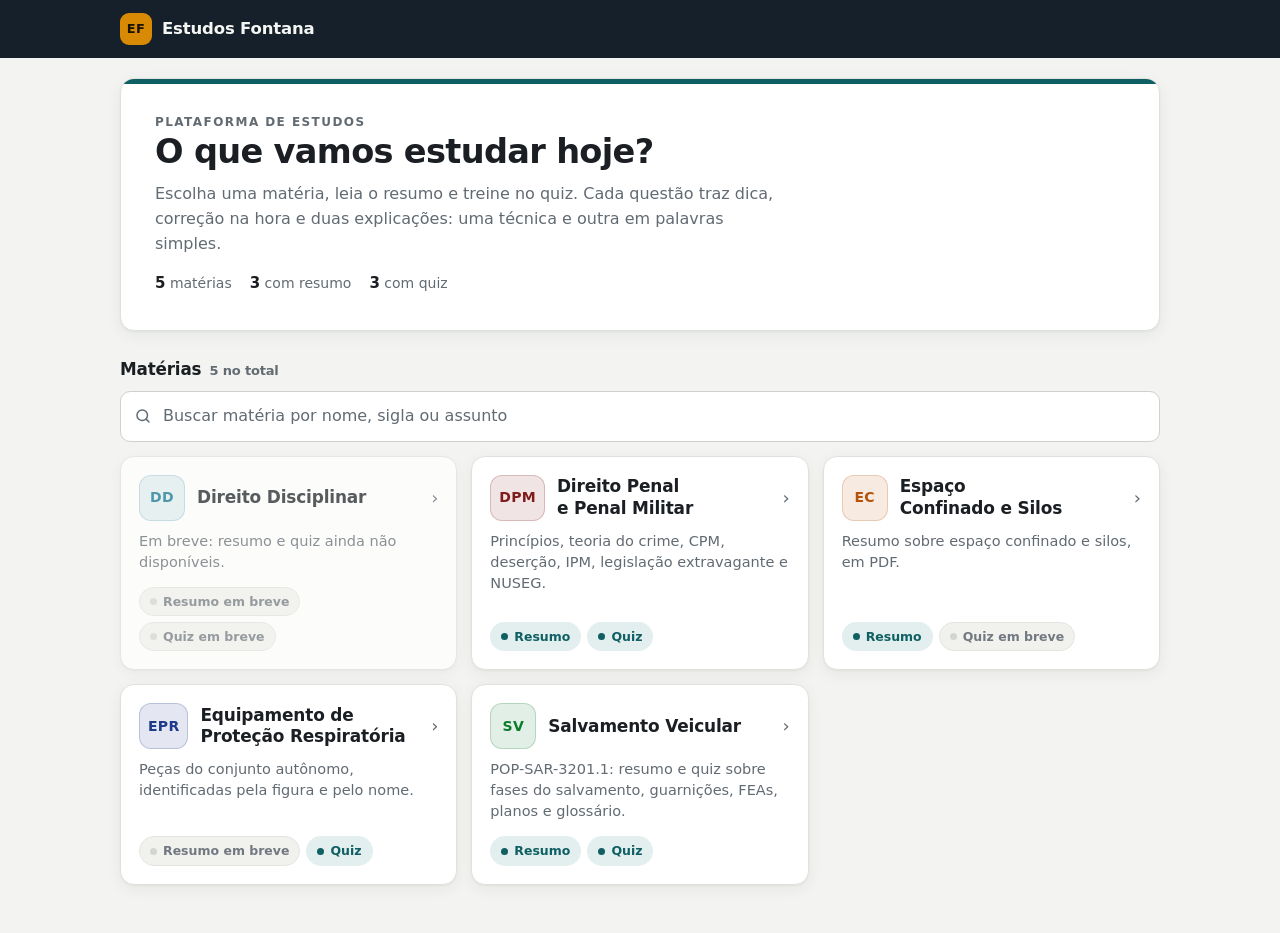
<file: index.html>
<!doctype html>
<html lang="pt-BR">
<head>
<meta charset="utf-8">
<meta name="viewport" content="width=device-width, initial-scale=1, viewport-fit=cover">
<title>Estudos Fontana</title>
<meta name="description" content="Plataforma de estudos Fontana: resumos e quizzes por matéria.">
<link rel="stylesheet" href="assets/estudos.css">
</head>
<body>
<div class="wrap">
  <header class="site-header"><div class="in">
    <a class="brand" href="index.html"><span class="logo">EF</span><span>Estudos Fontana</span></a>
  </div></header>

  <section class="hero">
    <p class="eyebrow">Plataforma de estudos</p>
    <h1>O que vamos estudar hoje?</h1>
    <p class="longo">Escolha uma matéria, leia o resumo e treine no quiz. Cada questão traz dica, correção na hora e duas explicações: uma técnica e outra em palavras simples.</p>
    <div class="hero-stats" id="stats"></div>
  </section>

  <h2 class="section-title">Matérias <span class="count" id="conta"></span></h2>
  <div class="busca-box">
    <svg viewBox="0 0 24 24" fill="none" stroke="currentColor" stroke-width="2" stroke-linecap="round" aria-hidden="true"><circle cx="11" cy="11" r="7"/><path d="m20 20-3.5-3.5"/></svg>
    <input type="search" id="busca" class="busca" placeholder="Buscar matéria por nome, sigla ou assunto" aria-label="Buscar matéria" autocomplete="off">
  </div>
  <div class="grid" id="lista"></div>
  <p class="muted" id="vazio" hidden style="margin-top:14px">Nenhuma matéria encontrada.</p>
</div>

<script src="assets/materias.js"></script>
<script>
(function () {
  var lista = document.getElementById('lista');
  var vazio = document.getElementById('vazio');
  var busca = document.getElementById('busca');
  var conta = document.getElementById('conta');
  // as mais recentes (últimas do registro) aparecem primeiro
  var mats = (window.MATERIAS || []).slice().reverse();
  function norm(t) { return String(t || '').normalize('NFD').replace(/[\u0300-\u036f]/g, '').toLowerCase(); }
  function card(m) {
    var resumo = m.resumo ? '<span class="chip on">Resumo</span>' : '<span class="chip off">Resumo em breve</span>';
    var quiz = m.quiz ? '<span class="chip on">Quiz</span>' : '<span class="chip off">Quiz em breve</span>';
    return '<a class="card' + (m.resumo || m.quiz ? '' : ' embreve') + '" href="materia.html?m=' + encodeURIComponent(m.id) + '" style="--cor:' + m.cor + '">' +
      '<div class="topo"><div class="sigla">' + m.sigla + '</div>' +
      '<h2>' + m.nome + '</h2><span class="seta" aria-hidden="true">›</span></div>' +
      '<p>' + m.descricao + '</p>' +
      '<div class="chips">' + resumo + quiz + '</div>' +
      '</a>';
  }
  function mostra() {
    var termos = norm(busca.value).split(/\s+/).filter(Boolean);
    var vis = mats.filter(function (m) {
      var alvo = norm(m.nome + ' ' + m.sigla + ' ' + m.descricao);
      return termos.every(function (t) { return alvo.indexOf(t) >= 0; });
    });
    lista.innerHTML = vis.map(card).join('');
    conta.textContent = termos.length ? vis.length + ' de ' + mats.length : mats.length + ' no total';
    vazio.hidden = vis.length > 0;
  }
  if (!mats.length) {
    busca.hidden = true;
    lista.innerHTML = '<div class="panel muted">Nenhuma matéria cadastrada ainda.</div>';
    return;
  }
  var nRes = mats.filter(function (m) { return m.resumo; }).length;
  var nQuiz = mats.filter(function (m) { return m.quiz; }).length;
  document.getElementById('stats').innerHTML = '<span><b>' + mats.length + '</b> matérias</span><span><b>' + nRes + '</b> com resumo</span><span><b>' + nQuiz + '</b> com quiz</span>';
  busca.addEventListener('input', mostra);
  mostra();
})();
</script>
</body>
</html>
</file>
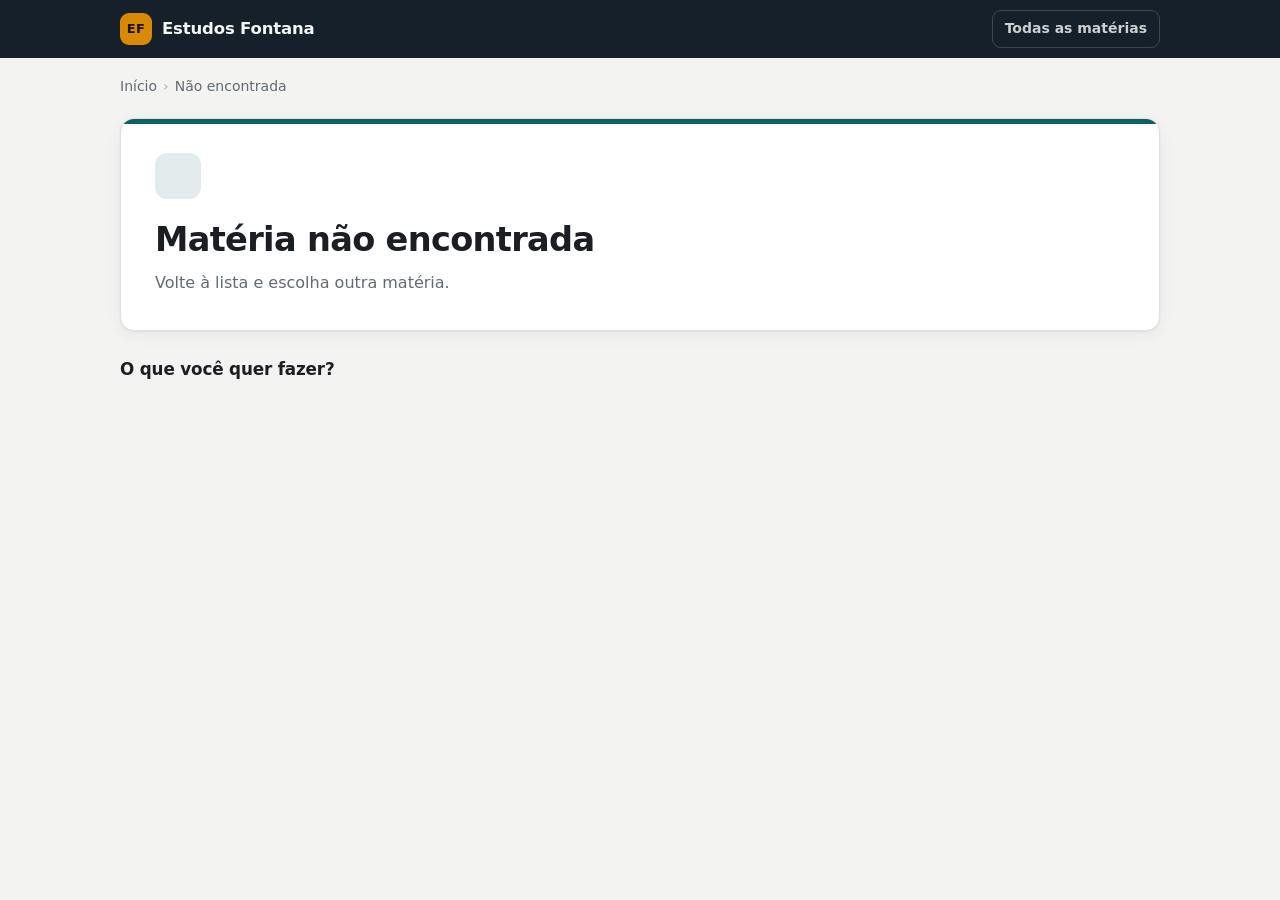
<file: materia.html>
<!doctype html>
<html lang="pt-BR">
<head>
<meta charset="utf-8">
<meta name="viewport" content="width=device-width, initial-scale=1, viewport-fit=cover">
<title>Matéria · Estudos Fontana</title>
<link rel="stylesheet" href="assets/estudos.css">
</head>
<body>
<div class="wrap">
  <header class="site-header"><div class="in">
    <a class="brand" href="index.html"><span class="logo">EF</span><span>Estudos Fontana</span></a>
    <a class="nav-link" href="index.html">Todas as matérias</a>
  </div></header>

  <nav class="crumbs" aria-label="Trilha"><a href="index.html">Início</a><span class="sep">›</span><span id="crumb-nome">Matéria</span></nav>

  <section class="hero" id="hero">
    <div class="hero-sigla" id="sigla" hidden></div>
    <h1 id="titulo">Matéria</h1>
    <p id="descricao"></p>
  </section>

  <h2 class="section-title">O que você quer fazer?</h2>
  <div class="modos" id="modos"></div>
  <p class="muted small" id="dica-offline" hidden style="margin-top:14px">Para estudar sem internet, baixe o resumo em PDF e o quiz em um único arquivo .html. O quiz baixado abre direto no navegador do celular ou do computador.</p>
</div>

<script src="assets/materias.js"></script>
<script>
(function () {
  var id = new URLSearchParams(location.search).get('m');
  var m = id && window.achaMateria ? window.achaMateria(id) : null;
  var hero = document.getElementById('hero');
  if (!m) {
    document.getElementById('titulo').textContent = 'Matéria não encontrada';
    document.getElementById('descricao').textContent = 'Volte à lista e escolha outra matéria.';
    document.getElementById('modos').innerHTML = '';
    document.getElementById('crumb-nome').textContent = 'Não encontrada';
    return;
  }
  document.title = m.nome + ' · Estudos Fontana';
  document.getElementById('titulo').textContent = m.nome;
  document.getElementById('descricao').textContent = m.descricao;
  document.getElementById('crumb-nome').textContent = m.nome;
  document.body.style.setProperty('--cor', m.cor);
  var sg = document.getElementById('sigla'); sg.textContent = m.sigla; sg.hidden = false;
  var ICO = {
    resumo: '<svg viewBox="0 0 24 24" fill="none" stroke="currentColor" stroke-width="2" stroke-linecap="round" stroke-linejoin="round"><path d="M4 5a2 2 0 0 1 2-2h12v18H6a2 2 0 0 1-2-2z"/><path d="M8 7h6M8 11h6"/></svg>',
    quiz: '<svg viewBox="0 0 24 24" fill="none" stroke="currentColor" stroke-width="2" stroke-linecap="round" stroke-linejoin="round"><rect x="3" y="3" width="18" height="18" rx="3"/><path d="m8 12 3 3 5-6"/></svg>'
  };

  function modo(href, ico, titulo, texto, ok, emBreve, arquivo, rotuloBaixar) {
    var card = ok
      ? '<a class="mode" href="' + href + '"><div class="ico">' + ico + '</div><h2>' + titulo + '</h2><p>' + texto + '</p><span class="ir">' + (ico === ICO.quiz ? 'Começar quiz' : 'Abrir resumo') + ' →</span></a>'
      : '<div class="mode off" aria-disabled="true"><div class="ico">' + ico + '</div><h2>' + titulo + '</h2><p>' + emBreve + '</p></div>';
    var baixar = ok && arquivo
      ? '<a class="btn dl" href="' + arquivo + '" download>↓ ' + rotuloBaixar + '</a>'
      : '';
    return '<div class="mbloco">' + card + baixar + '</div>';
  }
  document.getElementById('modos').innerHTML =
    modo(m.resumo || '#', ICO.resumo, 'Resumo', 'Conteúdo organizado para estudar e revisar os principais pontos.', !!m.resumo, 'Resumo em breve.', m.resumoPdf, 'Baixar resumo (PDF)') +
    modo('quiz.html?m=' + encodeURIComponent(m.id), ICO.quiz, 'Quiz', 'Questões com dica, correção imediata e duas explicações.', !!m.quiz, 'Quiz em breve.', m.quizOffline, 'Baixar quiz (.html)');
  if (m.resumo || m.quiz) {
    document.getElementById('dica-offline').hidden = false;
  }
})();
</script>
</body>
</html>
</file>
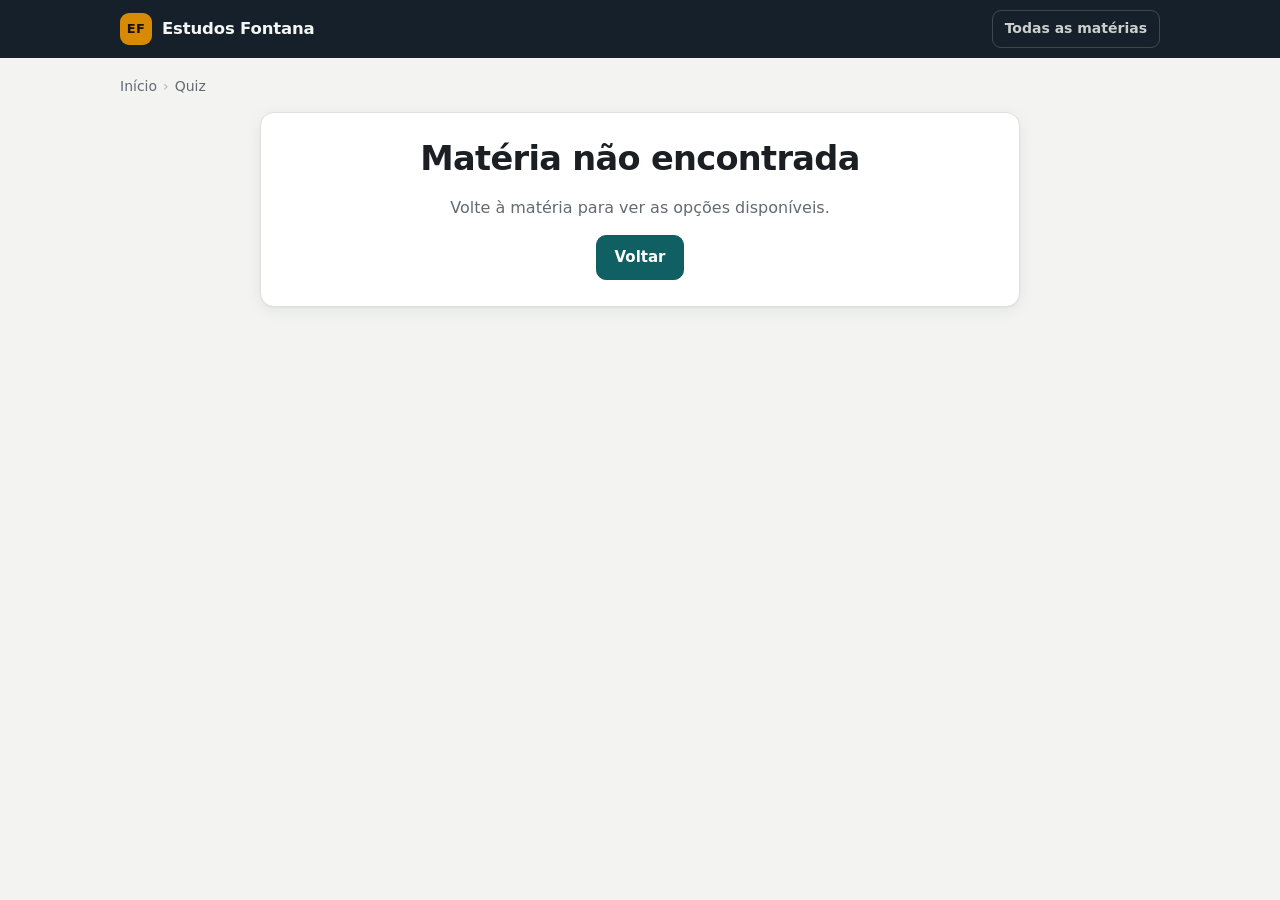
<file: quiz.html>
<!doctype html>
<html lang="pt-BR">
<head>
<meta charset="utf-8">
<meta name="viewport" content="width=device-width, initial-scale=1, viewport-fit=cover">
<title>Quiz · Estudos Fontana</title>
<link rel="stylesheet" href="assets/estudos.css">
<link rel="stylesheet" href="assets/quiz.css">
</head>
<body>
<div class="wrap" id="app"></div>
<script src="assets/materias.js"></script>
<script src="assets/quiz.js"></script>
</body>
</html>
</file>
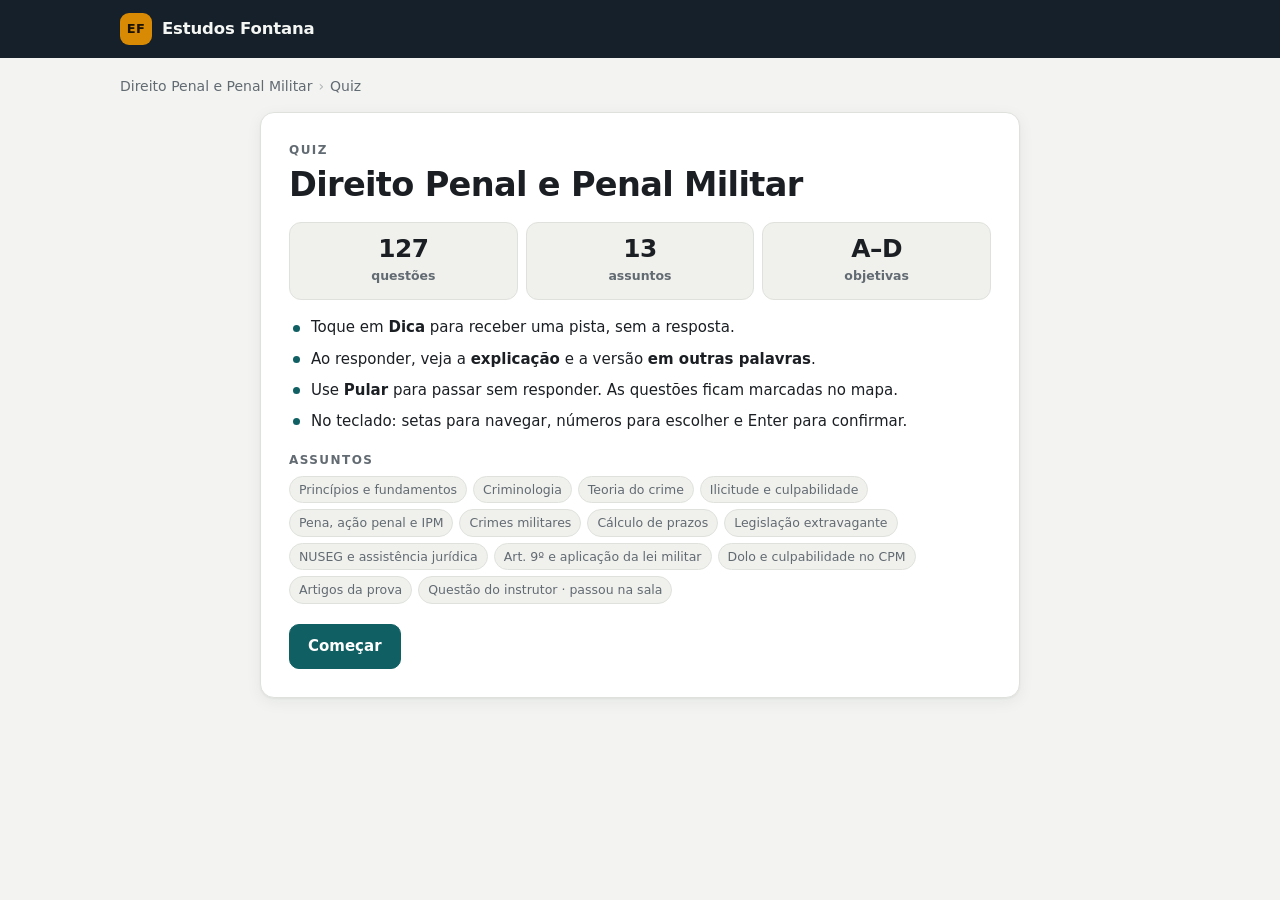
<file: offline/direito-penal-quiz.html>
<!doctype html>
<html lang="pt-BR">
<head>
<meta charset="utf-8">
<meta name="viewport" content="width=device-width, initial-scale=1, viewport-fit=cover">
<title>Quiz · Direito Penal e Penal Militar · Estudos Fontana</title>
<style>
/* Estudos Fontana · estilos compartilhados
 * Paleta: fundo claro neutro, tinta grafite, cor principal petróleo, destaque âmbar.
 * Cada matéria entra com a própria cor (--cor) só em detalhes (selo, faixa, ícones). */
:root{
  --bg:#f3f4f1; --surface:#ffffff; --surface-2:#f0f1ed; --surface-3:#e6e8e3;
  --fg:#1b1f23; --muted:#626a72; --line:#dfe2dc; --line-2:#cdd2cb;
  --ink:#16202a; --ink-fg:#f4f6f3;
  --brand:#0f5f63; --brand-2:#0b4a4d; --brand-soft:#e2efee; --brand-fg:#ffffff;
  --accent:#d98a04; --accent-soft:#fdf1da;
  --info:#1d4f91; --info-soft:#e8eff9;
  --ok:#17803d; --ok-bg:#e3f4e8; --ok-line:#7cc493;
  --bad:#b42318; --bad-bg:#fdecea; --bad-line:#eea39b;
  --shadow:0 1px 2px rgba(22,32,42,.05),0 4px 16px rgba(22,32,42,.06);
  --shadow-lg:0 2px 4px rgba(22,32,42,.06),0 12px 32px rgba(22,32,42,.10);
  --radius:14px; --radius-sm:10px;
  --font:system-ui,-apple-system,"Segoe UI",Roboto,"Helvetica Neue",Arial,sans-serif;
  color-scheme: light;
}
@media (prefers-color-scheme: dark){
  :root:not([data-theme="light"]){
    --bg:#111518; --surface:#192024; --surface-2:#1f272c; --surface-3:#28323a;
    --fg:#e8ece9; --muted:#9aa5ab; --line:#2b353b; --line-2:#3a464d;
    --ink:#0b0f12; --ink-fg:#eef2ef;
    --brand:#4fb7b4; --brand-2:#6fcac6; --brand-soft:#173335; --brand-fg:#06201f;
    --accent:#f2b23a; --accent-soft:#3a2c10;
    --info:#86b3f0; --info-soft:#18263a;
    --ok:#5fd18a; --ok-bg:#12301e; --ok-line:#2f7a4a;
    --bad:#ff8a7d; --bad-bg:#3a1915; --bad-line:#8a3a30;
    --shadow:0 1px 2px rgba(0,0,0,.35),0 4px 16px rgba(0,0,0,.25);
    --shadow-lg:0 2px 4px rgba(0,0,0,.4),0 12px 32px rgba(0,0,0,.35);
    color-scheme: dark;
  }
}
:root[data-theme="dark"]{
  --bg:#111518; --surface:#192024; --surface-2:#1f272c; --surface-3:#28323a;
  --fg:#e8ece9; --muted:#9aa5ab; --line:#2b353b; --line-2:#3a464d;
  --ink:#0b0f12; --ink-fg:#eef2ef;
  --brand:#4fb7b4; --brand-2:#6fcac6; --brand-soft:#173335; --brand-fg:#06201f;
  --accent:#f2b23a; --accent-soft:#3a2c10;
  --info:#86b3f0; --info-soft:#18263a;
  --ok:#5fd18a; --ok-bg:#12301e; --ok-line:#2f7a4a;
  --bad:#ff8a7d; --bad-bg:#3a1915; --bad-line:#8a3a30;
  --shadow:0 1px 2px rgba(0,0,0,.35),0 4px 16px rgba(0,0,0,.25);
  --shadow-lg:0 2px 4px rgba(0,0,0,.4),0 12px 32px rgba(0,0,0,.35);
  color-scheme: dark;
}
*{box-sizing:border-box}
html{-webkit-text-size-adjust:100%}
body{margin:0;background:var(--bg);color:var(--fg);font:16px/1.55 var(--font);
  padding-left:max(16px,env(safe-area-inset-left,0px));padding-right:max(16px,env(safe-area-inset-right,0px));
  padding-bottom:env(safe-area-inset-bottom,0px);overflow-x:hidden;-webkit-font-smoothing:antialiased}
img{max-width:100%;height:auto}
a{color:var(--brand)}
h1,h2,h3{line-height:1.2;text-wrap:balance;margin:0 0 .5em;letter-spacing:-.01em}
h1{font-size:clamp(1.55rem,4vw,2.1rem);letter-spacing:-.02em} h2{font-size:1.2rem} h3{font-size:1.05rem}
p{margin:0 0 .9em}
.wrap{max-width:1040px;margin:0 auto;padding-top:0;padding-bottom:48px;min-width:0}

/* cabeçalho: faixa grafite de ponta a ponta */
.site-header{position:sticky;top:0;z-index:20;background:var(--ink);color:var(--ink-fg);
  padding-top:env(safe-area-inset-top,0px);
  margin-left:calc(-1*max(16px,env(safe-area-inset-left,0px)));margin-right:calc(-1*max(16px,env(safe-area-inset-right,0px)));
  padding-left:max(16px,env(safe-area-inset-left,0px));padding-right:max(16px,env(safe-area-inset-right,0px))}
/* pinta a faixa de ponta a ponta sem alargar a página */
.site-header{box-shadow:0 0 0 100vmax var(--ink);clip-path:inset(0 -100vmax)}
.site-header .in{max-width:1040px;margin:0 auto;height:58px;display:flex;align-items:center;justify-content:space-between;gap:12px}
.brand{display:flex;align-items:center;gap:10px;text-decoration:none;color:inherit;font-weight:750;letter-spacing:-.01em;min-width:0;font-size:16.5px}
.brand .logo{width:32px;height:32px;border-radius:9px;background:var(--accent);display:grid;place-items:center;color:#1b1300;font-size:13px;font-weight:850;flex:0 0 auto;letter-spacing:.02em}
.brand span{white-space:nowrap;overflow:hidden;text-overflow:ellipsis}
.nav-link{font-size:14px;color:rgba(244,246,243,.82);text-decoration:none;padding:7px 12px;border-radius:9px;border:1px solid rgba(244,246,243,.18);white-space:nowrap;font-weight:600}
.nav-link:hover{color:#fff;background:rgba(255,255,255,.08)}

/* trilha */
.crumbs{font-size:14px;color:var(--muted);margin:18px 0 14px;display:flex;flex-wrap:wrap;gap:6px;align-items:center}
.crumbs a{color:var(--muted);text-decoration:none}
.crumbs a:hover{color:var(--fg);text-decoration:underline}
.crumbs .sep{opacity:.45}

/* topo das páginas */
.hero{position:relative;background:var(--surface);border:1px solid var(--line);border-radius:var(--radius);padding:clamp(20px,4vw,34px);margin:20px 0 22px;box-shadow:var(--shadow);overflow:hidden}
.hero::before{content:"";position:absolute;left:0;top:0;right:0;height:5px;background:var(--cor,var(--brand))}
.hero h1{margin-bottom:.3em}
.hero p{margin:0;color:var(--muted);max-width:62ch}
.hero .hero-sigla{display:inline-grid;place-items:center;min-width:46px;height:46px;padding:0 10px;border-radius:12px;font-weight:850;font-size:15px;letter-spacing:.02em;
  color:var(--cor,var(--brand));background:color-mix(in srgb,var(--cor,var(--brand)) 12%,var(--surface));margin-bottom:14px}
.hero-stats{display:flex;flex-wrap:wrap;gap:8px 18px;margin-top:16px;font-size:14px;color:var(--muted)}
.hero-stats b{color:var(--fg);font-size:15px}
.eyebrow{font-size:12px;letter-spacing:.12em;text-transform:uppercase;color:var(--muted);margin:0 0 6px;font-weight:750}
.section-title{margin:28px 0 12px;font-size:1.05rem;display:flex;align-items:baseline;gap:8px}
.section-title .count{font-size:13px;color:var(--muted);font-weight:600}

/* lista de matérias */
.grid{display:grid;gap:14px;grid-template-columns:repeat(auto-fill,minmax(min(100%,300px),1fr));min-width:0}
.card{background:var(--surface);border:1px solid var(--line);border-radius:var(--radius);box-shadow:var(--shadow);padding:18px;display:flex;flex-direction:column;gap:10px;text-decoration:none;color:inherit;min-width:0;position:relative;transition:border-color .15s,box-shadow .15s,transform .15s}
a.card:hover{border-color:var(--line-2);box-shadow:var(--shadow-lg);transform:translateY(-1px)}
.card .topo{display:flex;align-items:center;gap:12px;min-width:0}
.card .sigla{flex:0 0 auto;min-width:46px;height:46px;padding:0 8px;border-radius:12px;display:grid;place-items:center;font-weight:850;font-size:14px;letter-spacing:.02em;
  color:var(--cor,var(--brand));background:color-mix(in srgb,var(--cor,var(--brand)) 12%,var(--surface));border:1px solid color-mix(in srgb,var(--cor,var(--brand)) 22%,transparent)}
.card h2,.card h3{font-size:1.06rem;margin:0;line-height:1.25}
.card p{color:var(--muted);font-size:14.5px;margin:0;line-height:1.45}
.card .seta{margin-left:auto;color:var(--muted);font-size:18px;flex:0 0 auto}
.card.embreve{opacity:.72}
.chips{display:flex;flex-wrap:wrap;gap:6px;margin-top:auto;padding-top:4px}
.chip{display:inline-flex;align-items:center;gap:6px;font-size:12.5px;font-weight:650;padding:4px 10px;border-radius:999px;background:var(--surface-2);color:var(--muted);border:1px solid var(--line)}
.chip::before{content:"";width:7px;height:7px;border-radius:50%;background:var(--line-2)}
.chip.on{background:var(--brand-soft);color:var(--brand);border-color:transparent}
.chip.on::before{background:var(--brand)}
.chip.off{opacity:.9}

/* botões */
.btns{display:flex;flex-wrap:wrap;gap:10px}
.btn{appearance:none;border:1px solid var(--line-2);background:var(--surface);color:var(--fg);font:inherit;font-weight:650;font-size:15px;padding:10px 18px;border-radius:var(--radius-sm);cursor:pointer;text-decoration:none;display:inline-flex;align-items:center;gap:8px;min-height:44px;justify-content:center;transition:background .15s,border-color .15s,filter .15s}
.btn:hover{border-color:var(--fg);background:var(--surface-2)}
.btn.primary{background:var(--brand);border-color:var(--brand);color:var(--brand-fg)}
.btn.primary:hover{background:var(--brand-2);border-color:var(--brand-2)}
.btn[disabled],.btn.disabled{opacity:.45;cursor:not-allowed;pointer-events:none}
.btn:focus-visible,.card:focus-visible,a:focus-visible,button:focus-visible{outline:3px solid var(--accent);outline-offset:2px}

.panel{background:var(--surface);border:1px solid var(--line);border-radius:var(--radius);box-shadow:var(--shadow);padding:clamp(18px,3vw,28px);min-width:0}
.muted{color:var(--muted)}
.small{font-size:14px}

/* seleção de modo na matéria */
.modos{display:grid;gap:14px;grid-template-columns:repeat(2,minmax(0,1fr))}
.mbloco{display:flex;flex-direction:column;gap:8px;min-width:0}
.mbloco .mode{flex:1}
.mode{display:flex;flex-direction:column;gap:8px;text-decoration:none;color:inherit;background:var(--surface);border:1px solid var(--line);border-radius:var(--radius);box-shadow:var(--shadow);padding:20px;min-width:0;transition:border-color .15s,box-shadow .15s}
a.mode:hover{border-color:var(--line-2);box-shadow:var(--shadow-lg)}
.mode .ico{width:44px;height:44px;border-radius:12px;display:grid;place-items:center;background:color-mix(in srgb,var(--cor,var(--brand)) 12%,var(--surface));color:var(--cor,var(--brand))}
.mode .ico svg{width:22px;height:22px}
.mode h2{margin:4px 0 0;font-size:1.15rem}
.mode p{margin:0;color:var(--muted);font-size:14.5px}
.mode .ir{margin-top:auto;padding-top:6px;font-weight:700;font-size:14.5px;color:var(--brand)}
.mode.off{opacity:.6;box-shadow:none;background:var(--surface-2)}
.btn.dl{font-size:14px;min-height:42px;padding:8px 12px;width:100%;background:transparent}

/* busca */
.busca-box{position:relative;margin:0 0 14px}
.busca-box svg{position:absolute;left:14px;top:50%;transform:translateY(-50%);width:18px;height:18px;color:var(--muted);pointer-events:none}
.busca{width:100%;box-sizing:border-box;margin:0;padding:12px 14px 12px 42px;font:inherit;font-size:16px;color:var(--fg);background:var(--surface);border:1px solid var(--line-2);border-radius:var(--radius-sm);min-width:0}
.busca::placeholder{color:var(--muted)}
.busca:focus{outline:3px solid color-mix(in srgb,var(--brand) 35%,transparent);outline-offset:0;border-color:var(--brand)}

/* resumo */
.resumo-wrap{max-width:900px;margin:0 auto}
.resumo-wrap .top{border-radius:var(--radius) var(--radius) 0 0}
.resumo-wrap .tab-wrap{overflow-x:auto}

/* ---------- telas pequenas ---------- */
@media (max-width:640px){
  .site-header .in{height:52px}
  .brand{font-size:15.5px}
  .brand .logo{width:28px;height:28px;font-size:12px}
  .nav-link{padding:6px 10px;font-size:13px}
  .hero{padding:18px;margin:14px 0 14px}
  .hero p{font-size:14.5px}
  .hero .hero-sigla{min-width:40px;height:40px;margin-bottom:10px;font-size:14px}
  .section-title{margin:18px 0 10px}
  .crumbs{margin:14px 0 10px}
  .card{padding:14px;gap:8px}
  .card .sigla{min-width:42px;height:42px;font-size:13px}
  .mode{padding:14px;gap:6px}
  .mode .ico{width:38px;height:38px}
  .mode h2{font-size:1.05rem}
  .mode p{font-size:13.5px}
}
@media (max-width:360px){ .modos{grid-template-columns:1fr} }
@media (max-height:700px){ .hero p.longo{display:none} }

/* Motor de quiz do Estudos Fontana · layout que cabe na tela (celular, tablet e computador)
 * Alternativas SEMPRE em lista vertical (A, B, C, D um embaixo do outro), em qualquer tamanho de tela. */
.progress{height:6px;background:var(--surface-3);border-radius:999px;overflow:hidden}
.progress > i{display:block;height:100%;width:0;background:var(--brand);border-radius:999px;transition:width .35s ease}

/* ---------- modo quiz: ocupa a altura da tela, só o miolo rola se faltar espaço ---------- */
body.modo-quiz{padding:0;overflow:hidden}
body.modo-quiz .wrap{padding:0;max-width:none;margin:0}
.qapp{height:100vh;height:100dvh;display:flex;flex-direction:column;background:var(--bg);padding-top:env(safe-area-inset-top,0px)}
.qhead{flex:0 0 auto;background:var(--ink);color:var(--ink-fg)}
.qhead .in{max-width:1000px;margin:0 auto;display:flex;align-items:center;gap:10px;padding:9px max(12px,env(safe-area-inset-left,0px))}
.iconbtn{flex:0 0 auto;min-width:40px;height:40px;border-radius:10px;border:1px solid rgba(244,246,243,.18);background:transparent;color:inherit;
  font:inherit;font-size:15px;font-weight:700;display:grid;place-items:center;cursor:pointer;text-decoration:none;padding:0 10px}
.iconbtn svg{width:20px;height:20px}
.iconbtn.txt{font-size:14px;padding:0 12px}
.iconbtn:hover{background:rgba(255,255,255,.08)}
.qprog{flex:1;min-width:0}
.qinfo{display:flex;justify-content:space-between;align-items:center;gap:8px;font-size:13px;margin-bottom:6px;white-space:nowrap;color:rgba(244,246,243,.75)}
.qinfo b{color:#fff;font-size:14px}
.qinfo .placar{display:flex;gap:10px}
.qinfo .placar .c{color:#7fdc9f}
.qinfo .placar .e{color:#ff9d92}
.qhead .progress{background:rgba(255,255,255,.14)}
.qhead .progress > i{background:var(--accent)}

.qmain{flex:1 1 auto;min-height:0;overflow-y:auto;overscroll-behavior:contain;padding:14px max(14px,env(safe-area-inset-left,0px)) 14px max(14px,env(safe-area-inset-right,0px))}
.qgrid{display:flex;flex-direction:column;gap:12px;min-height:100%;max-width:1000px;margin:0 auto}
.qgrid.sem-fig{max-width:760px}
.qleft,.qright{min-width:0}
.qfoot{flex:0 0 auto;background:var(--surface);border-top:1px solid var(--line)}
.qfoot .in{max-width:1000px;margin:0 auto;display:flex;gap:10px;padding:10px max(14px,env(safe-area-inset-left,0px)) calc(10px + env(safe-area-inset-bottom,0px))}
.qfoot .btn{flex:1 1 0;min-height:46px;padding:10px 12px}
.qfoot .btn.primary{flex:1.5 1 0}

/* cabeçalho da questão: assunto + botão de dica */
.qmeta{display:flex;align-items:center;justify-content:space-between;gap:10px;margin-bottom:8px}
.badge{display:inline-flex;align-items:center;gap:6px;min-width:0;font-size:11.5px;font-weight:750;letter-spacing:.06em;text-transform:uppercase;color:var(--brand)}
.badge::before{content:"";flex:0 0 auto;width:8px;height:8px;border-radius:2px;background:var(--cor,var(--brand))}
.badge.instrutor{color:#7a4a00;background:var(--accent-soft);border:1px solid color-mix(in srgb,var(--accent) 55%,var(--line));border-radius:999px;padding:3px 10px;letter-spacing:.03em}
.badge.instrutor::before{display:none}
@media (prefers-color-scheme:dark){.badge.instrutor{color:var(--accent)}}
.badge span{overflow:hidden;text-overflow:ellipsis;white-space:nowrap}
.dicabtn{flex:0 0 auto;display:inline-flex;align-items:center;gap:6px;height:32px;padding:0 12px;border-radius:999px;border:1px solid var(--line-2);background:var(--surface);color:var(--fg);
  font:inherit;font-weight:650;font-size:13.5px;cursor:pointer}
.dicabtn svg{width:16px;height:16px;color:var(--accent)}
.dicabtn:hover{border-color:var(--accent)}
.dicabtn[aria-expanded="true"]{background:var(--accent-soft);border-color:var(--accent)}

.enunc-row{display:block}
.enunc{font-size:clamp(1.05rem,2.3vw,1.28rem);font-weight:650;margin:0;line-height:1.38;letter-spacing:-.005em;text-wrap:pretty}
.dica{background:var(--accent-soft);border:1px solid color-mix(in srgb,var(--accent) 45%,var(--line));border-radius:10px;padding:9px 12px;font-size:14.5px;line-height:1.4;margin-top:10px}
.dica strong{color:color-mix(in srgb,var(--accent) 65%,var(--fg))}

/* figura: altura acompanha a tela */
.figwrap{text-align:center;margin-bottom:10px}
.figbox{background:#fff;border-radius:12px;border:1px solid var(--line);overflow:hidden;height:clamp(110px,27dvh,340px);width:100%}
.figbox svg{display:block;width:100%;height:100%}
.figbtn{font:inherit;font-size:12.5px;font-weight:650;color:var(--brand);background:none;border:0;padding:4px 2px;cursor:pointer}
@keyframes pulso{0%{opacity:.9;transform:scale(1)}100%{opacity:0;transform:scale(2.6)}}
.pulso{transform-box:fill-box;transform-origin:center;animation:pulso 1.6s ease-out infinite}

/* ---------- alternativas: lista vertical ---------- */
.opts{display:flex;flex-direction:column;gap:8px;margin:0;padding:0;list-style:none}
.opt{appearance:none;display:flex;align-items:center;gap:12px;text-align:left;width:100%;background:var(--surface);color:var(--fg);
  border:1.5px solid var(--line);border-radius:12px;padding:10px 14px 10px 10px;font:inherit;font-size:15.5px;line-height:1.38;cursor:pointer;min-height:50px;
  box-shadow:0 1px 1px rgba(22,32,42,.03);transition:border-color .12s,background .12s}
.opt:hover:not([disabled]){border-color:var(--brand);background:color-mix(in srgb,var(--brand) 4%,var(--surface))}
.opt:hover:not([disabled]) .letra{border-color:var(--brand);color:var(--brand)}
.opt:active:not([disabled]){transform:scale(.995)}
.opt .letra{flex:0 0 auto;width:30px;height:30px;border-radius:50%;background:var(--surface-2);border:1.5px solid var(--line-2);display:grid;place-items:center;
  font-weight:750;font-size:13.5px;color:var(--muted)}
.opt .txt{min-width:0;flex:1;overflow-wrap:anywhere}
.opt .marca{flex:0 0 auto;font-size:12px;font-weight:750;letter-spacing:.04em;text-transform:uppercase;white-space:nowrap}
.opt:focus-visible{outline:3px solid var(--accent);outline-offset:2px}
.opt[disabled]{cursor:default}
/* depois de responder */
.opt.certa{border-color:var(--ok);background:var(--ok-bg)}
.opt.certa .letra{background:var(--ok);border-color:var(--ok);color:#fff}
.opt.certa .marca{color:var(--ok)}
.opt.errada{border-color:var(--bad);background:var(--bad-bg)}
.opt.errada .letra{background:var(--bad);border-color:var(--bad);color:#fff}
.opt.errada .marca{color:var(--bad)}
.opt.apagada{opacity:.78;box-shadow:none}

/* feedback e explicações, abaixo das alternativas */
.fb{display:flex;align-items:center;gap:10px;padding:10px 14px;border-radius:12px;font-size:15px;line-height:1.35;font-weight:650;margin-top:12px}
.fb .ic{flex:0 0 auto;width:26px;height:26px;border-radius:50%;display:grid;place-items:center;color:#fff;font-size:14px;font-weight:800}
.fb.ok{background:var(--ok-bg);color:var(--ok)}
.fb.ok .ic{background:var(--ok)}
.fb.bad{background:var(--bad-bg);color:var(--bad)}
.fb.bad .ic{background:var(--bad)}
.fb .sub{font-weight:500;color:var(--fg)}
.tabs{display:flex;gap:4px;margin:12px 0 8px;padding:4px;background:var(--surface-3);border-radius:11px}
.tabs button{flex:1;font:inherit;font-size:14px;font-weight:650;padding:8px;border-radius:8px;border:0;background:transparent;color:var(--muted);cursor:pointer}
.tabs button[aria-selected="true"]{background:var(--surface);color:var(--fg);box-shadow:0 1px 3px rgba(22,32,42,.12)}
.exps{display:grid;gap:8px}
.exp{display:none;border-left:4px solid var(--info);background:var(--info-soft);border-radius:4px 12px 12px 4px;padding:10px 14px;margin:0}
.exp.ativo{display:block}
.exp h3{font-size:11.5px;letter-spacing:.08em;text-transform:uppercase;color:var(--info);margin:0 0 3px}
.exp p{margin:0;font-size:15px;line-height:1.5}
.exp.simples{border-left-color:var(--accent);background:var(--accent-soft)}
.exp.simples h3{color:color-mix(in srgb,var(--accent) 70%,var(--fg))}

.txtform{display:flex;gap:8px;flex-wrap:wrap}
.txtform input{flex:1 1 180px;min-width:0;font:inherit;font-size:16px;padding:11px 13px;border-radius:12px;border:1.5px solid var(--line-2);background:var(--surface);color:var(--fg)}
.txtform input:focus{outline:3px solid color-mix(in srgb,var(--brand) 35%,transparent);outline-offset:0;border-color:var(--brand)}
.txtform .btn{min-height:46px}
.fb .resp{font-weight:500;color:var(--fg)}

/* ---------- painéis sobrepostos (figura inteira, mapa) ---------- */
.ov{position:fixed;inset:0;z-index:50;background:rgba(8,12,15,.82);display:flex;flex-direction:column;align-items:center;justify-content:center;padding:16px}
.ov .fechar{min-height:40px;padding:8px 14px}
.ov .inner{width:min(100%,920px);max-height:80dvh;overflow:auto;border-radius:12px;background:#fff}
.ov .inner svg{display:block;width:100%;height:auto}
.ov .dicas{color:#cbd5e1;font-size:13px;margin-bottom:10px;text-align:center}
.ov > .fechar:only-of-type{position:absolute;top:max(12px,env(safe-area-inset-top,0px));right:12px}
.sheetbox{background:var(--surface);color:var(--fg);border-radius:16px;padding:16px;width:min(100%,560px);max-height:86dvh;overflow:auto;box-shadow:var(--shadow-lg)}
.sheethead{display:flex;align-items:center;justify-content:space-between;gap:10px;margin-bottom:12px}
.mapagrid{display:grid;grid-template-columns:repeat(auto-fill,minmax(44px,1fr));gap:6px}
.mapagrid button{height:42px;border-radius:9px;border:1.5px solid var(--line);background:var(--surface);color:var(--fg);font:inherit;font-weight:650;font-size:14px;cursor:pointer}
.mapagrid button.certo{background:var(--ok-bg);border-color:var(--ok-line);color:var(--ok)}
.mapagrid button.errado{background:var(--bad-bg);border-color:var(--bad-line);color:var(--bad)}
.mapagrid button.pulada{border-style:dashed;border-color:var(--accent)}
.mapagrid button.atual{box-shadow:0 0 0 3px var(--brand)}
.legenda{font-size:12.5px;color:var(--muted);display:flex;gap:14px;flex-wrap:wrap;margin-top:12px}
.legenda i{display:inline-block;width:10px;height:10px;border-radius:3px;margin-right:5px;vertical-align:-1px;border:1.5px solid var(--line-2)}
.legenda .l-c{background:var(--ok-bg);border-color:var(--ok-line)}
.legenda .l-e{background:var(--bad-bg);border-color:var(--bad-line)}
.legenda .l-p{border-style:dashed;border-color:var(--accent)}

/* ---------- início e resultado ---------- */
.qwrap{max-width:760px;margin:0 auto;min-width:0}
.qwrap .panel{margin-top:4px}
.stats{display:grid;grid-template-columns:repeat(3,1fr);gap:8px;margin:16px 0}
.stat{background:var(--surface-2);border:1px solid var(--line);border-radius:12px;padding:12px 10px;text-align:center;min-width:0}
.stat b{display:block;font-size:1.55rem;line-height:1.1;letter-spacing:-.02em}
.stat span{font-size:12.5px;color:var(--muted);font-weight:600}
.pct{font-size:clamp(2.6rem,9vw,3.6rem);font-weight:800;line-height:1;color:var(--brand);margin:6px 0 4px;letter-spacing:-.03em}
.assunto{margin:12px 0}
.assunto .lin{display:flex;justify-content:space-between;font-size:14px;gap:10px;margin-bottom:5px}
.assunto .lin span:last-child{color:var(--muted);white-space:nowrap}
.assunto .barra{height:8px;border-radius:999px;background:var(--surface-3);overflow:hidden}
.assunto .barra i{display:block;height:100%;background:var(--brand);border-radius:999px}
.ul-clean{margin:8px 0 0;padding:0;list-style:none;font-size:15px;display:grid;gap:8px}
.ul-clean li{position:relative;padding-left:22px}
.ul-clean li::before{content:"";position:absolute;left:4px;top:.55em;width:7px;height:7px;border-radius:50%;background:var(--brand)}
.msg{text-align:center;padding:26px 10px}
.assuntos-lista{display:flex;flex-wrap:wrap;gap:6px;margin:4px 0 0}
.assuntos-lista span{font-size:12.5px;padding:3px 9px;border-radius:999px;background:var(--surface-2);border:1px solid var(--line);color:var(--muted)}

/* ---------- tablet e computador ---------- */
@media (min-width:600px){
  .figbox{height:clamp(160px,34dvh,420px)}
  .qmain{padding:20px 24px}
  .qhead .in{padding-left:24px;padding-right:24px}
  .qfoot .in{padding-left:24px;padding-right:24px}
  .opt{font-size:16px;padding:12px 16px 12px 12px;min-height:54px}
  .qgrid.sem-fig .qleft{background:var(--surface);border:1px solid var(--line);border-radius:var(--radius);padding:18px 20px;box-shadow:var(--shadow)}
}
/* questões com figura em telas largas ou deitadas: figura à esquerda, pergunta e alternativas à direita */
@media (min-width:820px), (orientation:landscape) and (min-width:600px){
  .qgrid:not(.sem-fig){flex-direction:row;align-items:flex-start;gap:24px}
  .qgrid:not(.sem-fig) .qleft{flex:1 1 46%}
  .qgrid:not(.sem-fig) .qright{flex:1 1 54%}
  .figbox{height:clamp(150px,52dvh,520px)}
  .qmain{display:flex}
  .qgrid{width:100%;margin:auto}
}
/* telas largas mostram as duas explicações ao mesmo tempo, sem abas */
@media (min-width:1000px){
  .tabs{display:none}
  .exps{margin-top:10px}
  .exp{display:block}
}
@media (min-width:600px) and (max-width:999px) and (orientation:portrait){
  .qgrid{flex-direction:column}
  .qleft,.qright{flex:none}
}
@media (max-width:420px){
  .qfoot .btn{font-size:14px;padding:10px 8px}
  .qinfo .placar{gap:8px}
}

/* ---------- respondida: em telas que não comportam tudo, só a escolhida e a correta continuam ---------- */
/* compactação progressiva, aplicada pelo motor só quando a questão não cabe na tela. As alternativas nunca somem: só encolhem (o aluno precisa ler a certa e as outras) */
.qgrid.resp.compacta .opts{gap:4px}
.qgrid.resp.compacta .opt{min-height:34px;padding:4px 10px 4px 8px;font-size:14px;line-height:1.28}
.qgrid.resp.compacta .opt .letra{width:24px;height:24px;font-size:12px}
.qgrid.compacta .figbox{height:clamp(64px,16dvh,150px)}
.qgrid.compacta .figbtn{display:none}
.qgrid.resp.compacta2 .opt{min-height:28px;padding-top:2px;padding-bottom:2px;font-size:13.2px}
.qgrid.resp.compacta2 .figbox{height:52px}
.qgrid.compacta2:not(.resp) .figbox{height:clamp(60px,12dvh,110px)}
.qgrid.compacta2:not(.resp) .opt{min-height:36px;padding-top:3px;padding-bottom:3px}
.qgrid.compacta2:not(.resp) .opts{gap:5px}
.qgrid.compacta2:not(.resp) .dica{padding:5px 10px;font-size:13px;margin-top:6px}
.qgrid.resp.compacta3 .qmeta,.qgrid.resp.compacta3 .dica{display:none}
.qgrid.compacta3:not(.resp) .badge{visibility:hidden}
.qgrid.compacta3:not(.resp) .qmeta{margin-bottom:2px}
.qgrid.compacta3:not(.resp) .enunc{font-size:.95rem;line-height:1.3}
/* último recurso (enunciados muito longos em tela baixa): fonte e espaços menores */
.qgrid.compacta4.compacta3 .enunc{font-size:.9rem;line-height:1.26}
.qgrid.compacta4.compacta3 .opts{gap:4px}
.qgrid.compacta4.compacta3 .opt{min-height:30px;padding:3px 8px 3px 6px;font-size:12.8px;line-height:1.24;gap:8px;border-radius:9px}
.qgrid.compacta4.compacta3 .opt .letra{width:21px;height:21px;font-size:11px}
.qgrid.compacta4.compacta3 .dica{padding:4px 9px;font-size:12.5px;margin-top:4px;line-height:1.3}
.qgrid.compacta4.compacta3 .qmeta{margin-bottom:2px}
.qgrid.compacta4.compacta3 .fb{padding:4px 10px;margin-top:5px;font-size:12.8px}
.qgrid.compacta4.compacta3 .tabs{margin:5px 0 4px}
.qgrid.compacta4.compacta3 .tabs button{padding:4px}
.qgrid.compacta4.compacta3 .exp{padding:5px 10px}
.qgrid.compacta4.compacta3 .exp p{font-size:12.8px;line-height:1.32}
@media (max-width:599px){ .opt .marca{display:none} }
@media (max-height:900px) and (max-width:819px){
  .qgrid.resp .figbox{height:clamp(56px,11dvh,120px)}
  .qgrid.resp .figbtn{display:none}
}

/* ---------- telas baixas (celulares pequenos, teclado aberto) ---------- */
@media (max-height:700px){
  .qmain{padding-top:10px;padding-bottom:10px}
  .qgrid.resp .figbox{height:52px}
  .qgrid.resp .enunc{font-size:.98rem}
  .opt{min-height:44px;padding:7px 12px 7px 9px;font-size:14.5px}
  .opt .letra{width:26px;height:26px;font-size:12.5px}
  .opts{gap:6px}
  .fb{padding:8px 12px;margin-top:8px;font-size:14px}
  .tabs{margin:8px 0 6px}
  .tabs button{padding:6px}
  .exp{padding:8px 12px}
  .exp p{font-size:14.2px;line-height:1.42}
  .qgrid.sem-fig .qleft{padding:14px 16px}
}
@media (max-height:640px){
  .figbox{height:clamp(90px,22dvh,200px)}
  .qmeta{margin-bottom:6px}
  .enunc{font-size:1rem}
  .qfoot .btn{min-height:42px}
}
@media (max-width:380px) and (max-height:700px){
  .dica{font-size:13px;padding:6px 10px;margin-top:6px}
  .enunc{font-size:.97rem;line-height:1.33}
  .opt{min-height:40px;padding:5px 10px 5px 8px;font-size:14px;gap:10px}
  .exp p{font-size:13.8px}
}
/* celular deitado e telas muito baixas */
@media (max-height:500px){
  .qhead .in{padding-top:4px;padding-bottom:4px}
  .iconbtn{height:34px;min-width:34px}
  .qinfo{margin-bottom:3px}
  .qfoot .in{padding-top:6px;padding-bottom:calc(6px + env(safe-area-inset-bottom,0px))}
  .qfoot .btn{min-height:38px;padding-top:6px;padding-bottom:6px}
  .qmain{padding-top:8px;padding-bottom:8px}
  .figbox{height:clamp(80px,36dvh,200px)}
  .figbtn{display:none}
  .qmeta{margin-bottom:4px}
  .dicabtn{height:28px}
  .enunc{font-size:1rem}
  .opt{min-height:34px;padding:3px 10px 3px 7px;font-size:14px}
  .opt .letra{width:24px;height:24px;font-size:12px}
  .opts{gap:5px}
  .fb{padding:6px 10px;font-size:13.5px;margin-top:6px}
  .fb .ic{width:22px;height:22px}
  .tabs{margin:6px 0}
  .tabs button{padding:5px}
  .exp{padding:6px 10px}
  .exp p{font-size:13.8px;line-height:1.35}
  .exp h3{margin-bottom:1px}
  .txtform input,.txtform .btn{min-height:40px;padding-top:6px;padding-bottom:6px}
  .qgrid.sem-fig .qleft{padding:10px 14px}
}
/* celular deitado: enunciado à esquerda, alternativas (em lista) e explicação à direita */
@media (max-height:500px) and (min-width:600px){
  .qgrid.sem-fig{flex-direction:row;align-items:flex-start;gap:16px;max-width:none}
  .qgrid.sem-fig .qleft{flex:1 1 40%}
  .qgrid.sem-fig .qright{flex:1 1 60%}
}

</style>
</head>
<body>
<div class="wrap" id="app"></div>
<script>window.QUIZ_OFFLINE = true; window.MATERIAS = [{"id":"direito-penal","nome":"Direito Penal e Penal Militar","sigla":"DPM","descricao":"Princípios, teoria do crime, CPM, deserção, IPM, legislação extravagante e NUSEG.","cor":"#7f1d1d"}];</script>
<script>
// Banco de questões: Direito Penal e Penal Militar (CFP BM 2026). Baseado no roteiro de estudos, nos infográficos, nas anotações do instrutor, no texto do CPM e no manual "Penal Geral: o filtro da conduta".
window.QUIZ_DATA = {
 "id": "direito-penal",
 "titulo": "Direito Penal e Penal Militar",
 "figuras": {},
 "questoes": [
  {
   "tipo": "escolha",
   "assunto": "Princípios e fundamentos",
   "enunciado": "Pelo princípio da legalidade, uma conduta só pode ser considerada crime quando:",
   "opcoes": [
    "contraria a moral e os costumes da corporação, segundo o regulamento.",
    "o comandante a considera grave e a registra em boletim.",
    "causa dano a um superior hierárquico, ainda que sem previsão legal.",
    "existe lei anterior que a define como crime e prevê a pena."
   ],
   "correta": 3,
   "resposta": "existe lei anterior que a define como crime e prevê a pena.",
   "dica": "Lembre da frase que abre o Código: não há crime sem...",
   "explicacao": "O art. 1º do CPM consagra a legalidade: só há crime se uma lei, editada antes do fato, o define e comina a pena. Isso impede que alguém seja punido por decisão pessoal de uma autoridade ou por costume.",
   "emOutrasPalavras": "Nada vira crime por opinião ou tradição. Tem que estar escrito em lei antes de você agir."
  },
  {
   "tipo": "escolha",
   "assunto": "Princípios e fundamentos",
   "enunciado": "Uma lei nova, mais severa, entra em vigor depois de um fato já praticado. Qual é o efeito?",
   "opcoes": [
    "A lei nova não alcança o fato, porque a lei penal mais dura não retroage.",
    "A lei nova alcança o fato quando o autor é militar, por causa da hierarquia.",
    "A lei nova alcança o fato, porque vale para todos desde a publicação.",
    "A lei nova alcança o fato se o processo ainda não tiver sido julgado."
   ],
   "correta": 0,
   "resposta": "A lei nova não alcança o fato, porque a lei penal mais dura não retroage.",
   "dica": "A lei penal só volta no tempo em um único caso.",
   "explicacao": "Pela anterioridade, ninguém responde por lei criada depois do fato. A única retroatividade admitida é a que beneficia o réu (art. 2º do CPM). Lei mais grave sempre olha para frente.",
   "emOutrasPalavras": "Lei nova pior para você não vale para o que você já fez. Só volta no tempo quando ajuda."
  },
  {
   "tipo": "escolha",
   "assunto": "Princípios e fundamentos",
   "enunciado": "Uma lei nova deixa de considerar crime um fato. Quem já foi condenado por esse fato:",
   "opcoes": [
    "continua cumprindo a pena, pois o fato era crime na época.",
    "é beneficiado: a execução e os efeitos da condenação cessam.",
    "só é beneficiado se ainda não tiver sido julgado.",
    "só é beneficiado quanto à pena de multa."
   ],
   "correta": 1,
   "resposta": "é beneficiado: a execução e os efeitos da condenação cessam.",
   "dica": "Pense na retroatividade que beneficia o réu.",
   "explicacao": "O art. 2º do CPM determina que a lei posterior que deixa de considerar o fato crime retroage, fazendo cessar a execução e os efeitos penais da condenação, inclusive depois de sentença irrecorrível.",
   "emOutrasPalavras": "Se o fato deixou de ser crime, quem já foi condenado também é beneficiado."
  },
  {
   "tipo": "escolha",
   "assunto": "Princípios e fundamentos",
   "enunciado": "Qual princípio afirma que o Direito Penal deve agir só quando os outros ramos do Direito se mostram insuficientes (ultima ratio)?",
   "opcoes": [
    "Intervenção mínima (fragmentariedade e subsidiariedade).",
    "Legalidade, que exige lei anterior para definir o crime.",
    "Individualização da pena, ajustada a cada condenado.",
    "Ne bis in idem, que veda a dupla punição pelo mesmo fato."
   ],
   "correta": 0,
   "resposta": "Intervenção mínima (fragmentariedade e subsidiariedade).",
   "dica": "Ultima ratio quer dizer o último recurso.",
   "explicacao": "Pela intervenção mínima, o Direito Penal protege apenas os bens mais importantes (fragmentariedade) e só entra em cena quando outros ramos não bastam (subsidiariedade).",
   "emOutrasPalavras": "A cadeia é o último recurso. Se uma solução mais leve resolve, o Direito Penal fica de fora."
  },
  {
   "tipo": "escolha",
   "assunto": "Princípios e fundamentos",
   "enunciado": "O princípio da ofensividade (lesividade) exige que haja:",
   "opcoes": [
    "dolo direto em toda conduta, sem admitir a modalidade culposa.",
    "lesão ou perigo concreto ao bem jurídico tutelado.",
    "pena sempre privativa de liberdade, mesmo nos crimes leves.",
    "previsão do fato em ato administrativo do comando."
   ],
   "correta": 1,
   "resposta": "lesão ou perigo concreto ao bem jurídico tutelado.",
   "dica": "Sem ofensa a um bem protegido, não faz sentido punir.",
   "explicacao": "A ofensividade impede que se puna conduta que não lesa nem expõe a perigo real um bem jurídico. O Direito Penal só se justifica diante de uma ofensa concreta.",
   "emOutrasPalavras": "Para punir, tem que existir um prejuízo ou risco de verdade para algo que a lei protege."
  },
  {
   "tipo": "escolha",
   "assunto": "Princípios e fundamentos",
   "enunciado": "Um militar foi punido no quartel e também responde a processo penal pelo mesmo fato. Isso é permitido?",
   "opcoes": [
    "Não, porque o mesmo fato nunca pode gerar dois processos.",
    "Não, porque a punição disciplinar encerra o processo penal.",
    "Sim, porque as esferas penal e disciplinar são independentes.",
    "Sim, mas só se o processo penal começar antes da punição."
   ],
   "correta": 2,
   "resposta": "Sim, porque as esferas penal e disciplinar são independentes.",
   "dica": "O que não pode é punir duas vezes dentro da mesma esfera.",
   "explicacao": "A vedação vale dentro de uma mesma esfera. As esferas penal e administrativa são independentes, então o mesmo fato pode gerar responsabilidade em cada uma.",
   "emOutrasPalavras": "Você não pode ser punido duas vezes no mesmo lugar, mas penal e disciplinar são caminhos separados."
  },
  {
   "tipo": "escolha",
   "assunto": "Princípios e fundamentos",
   "enunciado": "Em que situação a absolvição criminal vale também para as outras esferas (civil e administrativa)?",
   "opcoes": [
    "Quando absolve por falta de provas.",
    "Quando extingue a punibilidade pela prescrição.",
    "Quando o processo termina por erro formal.",
    "Quando reconhece que o fato não existiu ou que o réu não foi o autor."
   ],
   "correta": 3,
   "resposta": "Quando reconhece que o fato não existiu ou que o réu não foi o autor.",
   "dica": "Pense nas absolvições que afirmam algo definitivo sobre o fato.",
   "explicacao": "Quando o juiz declara que o fato não existiu (negativa de materialidade) ou que o acusado não foi o autor (negativa de autoria), há coisa julgada material e a decisão vincula as demais esferas.",
   "emOutrasPalavras": "Só quando a Justiça diz que o fato não aconteceu ou que não foi você é que isso vale em todo lugar."
  },
  {
   "tipo": "escolha",
   "assunto": "Princípios e fundamentos",
   "enunciado": "Qual a diferença principal entre o Direito Penal comum e o Penal Militar?",
   "opcoes": [
    "O militar só vale em tempo de guerra.",
    "O comum protege só a vida; o militar protege só os bens da corporação.",
    "O militar também protege a hierarquia e a disciplina.",
    "Não há diferença: o CPM só copia o Código Penal."
   ],
   "correta": 2,
   "resposta": "O militar também protege a hierarquia e a disciplina.",
   "dica": "Pense no bem especial protegido nas corporações.",
   "explicacao": "O comum protege a convivência social ampla. O militar protege as instituições, com foco em hierarquia e disciplina, inclusive em tempo de paz (art. 9º).",
   "emOutrasPalavras": "O Penal comum cuida da sociedade em geral. O Penal Militar cuida da farda: hierarquia e disciplina."
  },
  {
   "tipo": "escolha",
   "assunto": "Princípios e fundamentos",
   "enunciado": "O que o CPM diz sobre as infrações dos regulamentos disciplinares?",
   "opcoes": [
    "Elas são julgadas pela Justiça Militar com pena de detenção ou reclusão.",
    "Elas só existem para os oficiais e são punidas com perda do posto.",
    "Elas são crimes militares de menor potencial ofensivo, julgados em rito sumário.",
    "O Código não as abrange: transgressão disciplinar não é crime militar."
   ],
   "correta": 3,
   "resposta": "O Código não as abrange: transgressão disciplinar não é crime militar.",
   "dica": "Separe o que é crime do que é falta de regulamento.",
   "explicacao": "O art. 19 deixa claro que o CPM não trata das infrações dos regulamentos disciplinares. Essas faltas são apuradas no âmbito administrativo e não se confundem com crime.",
   "emOutrasPalavras": "Falta de regulamento é problema disciplinar, não crime do Código Penal Militar."
  },
  {
   "tipo": "escolha",
   "assunto": "Criminologia",
   "enunciado": "A Escola Clássica, que deu origem à legalidade e à proporcionalidade da pena, é associada a qual autor?",
   "opcoes": [
    "Ferri.",
    "Lacassagne.",
    "Lombroso.",
    "Beccaria."
   ],
   "correta": 3,
   "resposta": "Beccaria.",
   "dica": "Foi no século XVIII que o Estado ganhou freios.",
   "explicacao": "Beccaria é o expoente da Escola Clássica. No século XVIII, ele defende que só é crime o que está previamente escrito na lei e que a pena deve ser proporcional, limitando o poder do Estado.",
   "emOutrasPalavras": "Com Beccaria o Estado passou a ter limites: lei escrita e pena na medida."
  },
  {
   "tipo": "escolha",
   "assunto": "Criminologia",
   "enunciado": "Para a Escola Positiva (Lombroso e Ferri), o livre-arbítrio é:",
   "opcoes": [
    "o limite da pena, que precisa ser proporcional ao dano e prevista em lei.",
    "uma ilusão: o crime decorre de características naturais do criminoso.",
    "a base da responsabilidade penal, pois todos escolhem livremente entre o bem e o mal.",
    "irrelevante, porque apenas o meio social e econômico explica o crime."
   ],
   "correta": 1,
   "resposta": "uma ilusão: o crime decorre de características naturais do criminoso.",
   "dica": "A Escola Positiva olha para o criminoso e suas características.",
   "explicacao": "A Escola Positiva trata o crime como fenômeno natural e foca no criminoso nato, guiado por traços biológicos. Por isso, nega que o crime seja fruto de livre escolha.",
   "emOutrasPalavras": "Para os positivistas, o criminoso já nasce assim. Não é uma escolha."
  },
  {
   "tipo": "escolha",
   "assunto": "Criminologia",
   "enunciado": "A Lei de Talião (olho por olho), típica da fase do caos da punição, se caracteriza por:",
   "opcoes": [
    "tratamento terapêutico do infrator, com acompanhamento médico.",
    "pena proporcional ao dano, previamente escrita em lei e aplicada por juiz.",
    "punição baseada na emoção e na vingança, sem limites técnicos.",
    "intimidação pelo contrapeso psicológico que a lei escrita impõe."
   ],
   "correta": 2,
   "resposta": "punição baseada na emoção e na vingança, sem limites técnicos.",
   "dica": "Antes dos freios do Estado, a punição era movida por quê?",
   "explicacao": "Na Antiguidade o crime era visto como pecado e a punição seguia a Lei de Talião, sem critério técnico, movida por vingança e emoção. Só mais tarde surgem a legalidade e a proporcionalidade.",
   "emOutrasPalavras": "No começo era vingança pura, sem regra e sem limite."
  },
  {
   "tipo": "escolha",
   "assunto": "Teoria do crime",
   "enunciado": "Qual é o conceito analítico de crime adotado pela teoria tripartida?",
   "opcoes": [
    "Conduta, pena, processo e sentença.",
    "Fato típico, ilicitude e culpabilidade.",
    "Fato típico e punibilidade, apenas.",
    "Dolo, culpa, resultado e nexo causal."
   ],
   "correta": 1,
   "resposta": "Fato típico, ilicitude e culpabilidade.",
   "dica": "São três filtros, aplicados em ordem.",
   "explicacao": "Pela teoria tripartida, o crime é analisado em três camadas sucessivas: fato típico, ilicitude e culpabilidade. Se o fato não passa por uma delas, não há crime.",
   "emOutrasPalavras": "São três peneiras: o fato cabe na lei, a lei não o permite, e a pessoa pode ser cobrada."
  },
  {
   "tipo": "escolha",
   "assunto": "Teoria do crime",
   "enunciado": "Se a conduta é típica, mas está amparada por uma excludente de ilicitude, o que ocorre?",
   "opcoes": [
    "Há crime, mas com a pena reduzida de um a dois terços pelo juiz.",
    "Há crime, mas o juiz deixa de aplicar a pena por clemência.",
    "Há crime, e o juiz aplica medida de segurança ao agente.",
    "Não há crime, porque o filtro é interrompido na segunda camada."
   ],
   "correta": 3,
   "resposta": "Não há crime, porque o filtro é interrompido na segunda camada.",
   "dica": "Se uma das peneiras barra o fato, a análise acaba ali.",
   "explicacao": "A ilicitude é a segunda camada. Se o ordenamento permite a conduta (por exemplo, por estado de necessidade), o fato deixa de ser crime e a análise não chega à culpabilidade.",
   "emOutrasPalavras": "Se a lei permite aquela conduta, não existe crime, e a análise para."
  },
  {
   "tipo": "escolha",
   "assunto": "Teoria do crime",
   "enunciado": "Numa operação de resgate, a guarnição quebra a porta de uma casa para salvar uma pessoa. Como se analisa o dano à porta?",
   "opcoes": [
    "É crime, porque ninguém pode danificar bem alheio.",
    "É fato típico, mas não é crime: há estado de necessidade.",
    "Não é fato típico, porque a guarnição é órgão público e age pelo Estado.",
    "É crime culposo, pois a guarnição devia esperar autorização."
   ],
   "correta": 1,
   "resposta": "É fato típico, mas não é crime: há estado de necessidade.",
   "dica": "O fato cabe no molde, mas o Direito autorizou a ação.",
   "explicacao": "O dano ao patrimônio cabe na descrição legal (fato típico). Porém, foi praticado para salvar uma vida em perigo atual, o que configura estado de necessidade.",
   "emOutrasPalavras": "Quebrar a porta é dano, mas para salvar uma vida a lei permite. Resultado: zero crime."
  },
  {
   "tipo": "escolha",
   "assunto": "Teoria do crime",
   "enunciado": "Quais são os elementos do fato típico?",
   "opcoes": [
    "Cogitação, preparação, execução e consumação.",
    "Conduta, resultado, nexo causal e tipicidade (previsão na lei).",
    "Legítima defesa, estado de necessidade e dever legal.",
    "Imputabilidade, consciência da ilicitude e exigibilidade de conduta diversa."
   ],
   "correta": 1,
   "resposta": "Conduta, resultado, nexo causal e tipicidade (previsão na lei).",
   "dica": "É a primeira peneira, a do molde.",
   "explicacao": "O fato típico exige uma conduta, o resultado, a ligação entre os dois (nexo causal) e o enquadramento exato na descrição legal (tipicidade). Os demais conjuntos pertencem a outros temas da teoria do crime.",
   "emOutrasPalavras": "Fato típico é: o que a pessoa fez, o que resultou, a ligação entre os dois e a previsão em lei."
  },
  {
   "tipo": "escolha",
   "assunto": "Teoria do crime",
   "enunciado": "No dolo eventual, o agente:",
   "opcoes": [
    "quer diretamente o resultado e age para obtê-lo, sem assumir risco.",
    "não prevê o resultado, embora fosse previsível para uma pessoa comum.",
    "não quer diretamente o resultado, mas assume o risco de produzi-lo.",
    "prevê o resultado, mas acredita sinceramente que ele não ocorrerá."
   ],
   "correta": 2,
   "resposta": "não quer diretamente o resultado, mas assume o risco de produzi-lo.",
   "dica": "Assumir o risco é aceitar que aconteça.",
   "explicacao": "O art. 33 do CPM define crime doloso como aquele em que o agente quis o resultado ou assumiu o risco de produzi-lo. No dolo eventual, o agente aceita a possibilidade do resultado, mesmo sem desejá-lo.",
   "emOutrasPalavras": "Dolo eventual é o “tanto faz”: não quer, mas aceita que aconteça."
  },
  {
   "tipo": "escolha",
   "assunto": "Teoria do crime",
   "enunciado": "Na culpa consciente, o agente:",
   "opcoes": [
    "prevê o resultado, mas supõe levianamente que ele não ocorrerá.",
    "não prevê o resultado, que era imprevisível para qualquer pessoa.",
    "aceita que o resultado ocorra, pois lhe é indiferente o que aconteça.",
    "quer o resultado e age de forma dirigida para obtê-lo."
   ],
   "correta": 0,
   "resposta": "prevê o resultado, mas supõe levianamente que ele não ocorrerá.",
   "dica": "Ele enxerga o risco, mas confia que não vai acontecer.",
   "explicacao": "No art. 33 do CPM, o crime é culposo quando o agente, sem a devida cautela, não prevê o previsível ou, prevendo, supõe levianamente que não ocorreria.",
   "emOutrasPalavras": "Culpa consciente: você vê o perigo, mas acha que dá certo. Foi leviano."
  },
  {
   "tipo": "escolha",
   "assunto": "Teoria do crime",
   "enunciado": "Quais são as modalidades de culpa?",
   "opcoes": [
    "Dolo direto, dolo eventual e preterdolo.",
    "Imprudência, negligência e imperícia.",
    "Ação, omissão e nexo causal.",
    "Erro de tipo, erro de proibição e coação."
   ],
   "correta": 1,
   "resposta": "Imprudência, negligência e imperícia.",
   "dica": "São três formas de falta de cuidado.",
   "explicacao": "A culpa se manifesta por imprudência (agir sem cautela), negligência (deixar de tomar o cuidado devido) e imperícia (falta de aptidão técnica na profissão ou ofício).",
   "emOutrasPalavras": "Culpa é falta de cuidado: agir sem cautela, deixar de cuidar ou não saber fazer direito."
  },
  {
   "tipo": "escolha",
   "assunto": "Teoria do crime",
   "enunciado": "Qual a sequência correta das fases do iter criminis?",
   "opcoes": [
    "Preparação, cogitação, execução e consumação (com o exaurimento ao final).",
    "Cogitação, preparação, execução e consumação (com o exaurimento ao final).",
    "Cogitação, execução, preparação e consumação (com o exaurimento ao final).",
    "Execução, preparação, consumação e cogitação (com o exaurimento ao final)."
   ],
   "correta": 1,
   "resposta": "Cogitação, preparação, execução e consumação (com o exaurimento ao final).",
   "dica": "Tudo começa na mente do agente.",
   "explicacao": "O iter criminis é o caminho do crime: pensa-se nele (cogitação), preparam-se os meios, inicia-se a execução e, por fim, ocorre a consumação, que pode ser seguida do exaurimento.",
   "emOutrasPalavras": "Primeiro pensa, depois se prepara, depois executa, depois consuma."
  },
  {
   "tipo": "escolha",
   "assunto": "Teoria do crime",
   "enunciado": "Qual fase do iter criminis, por si só, não é punível?",
   "opcoes": [
    "A tentativa: execução interrompida por fato alheio.",
    "A consumação: o crime já se completou e é punível.",
    "A execução: atos já praticados contra o bem jurídico.",
    "A cogitação: o pensamento, sozinho, não é crime."
   ],
   "correta": 3,
   "resposta": "A cogitação: o pensamento, sozinho, não é crime.",
   "dica": "Ninguém é punido pelo que apenas pensa.",
   "explicacao": "Em regra, só se pune a partir do início da execução. A cogitação não passa de pensamento, e os atos preparatórios, em regra, também não são puníveis.",
   "emOutrasPalavras": "Pensar em crime não é crime. A punição começa quando se começa a executar."
  },
  {
   "tipo": "escolha",
   "assunto": "Teoria do crime",
   "enunciado": "O agente pode continuar a execução, mas voluntariamente interrompe. Qual instituto se aplica?",
   "opcoes": [
    "Tentativa.",
    "Desistência voluntária.",
    "Crime impossível.",
    "Arrependimento eficaz."
   ],
   "correta": 1,
   "resposta": "Desistência voluntária.",
   "dica": "Fórmula de Frank: “posso prosseguir, mas não quero”.",
   "explicacao": "Na desistência voluntária, o agente tem meios de prosseguir na execução, mas para por vontade própria. Responde apenas pelos atos já praticados, e não pela tentativa.",
   "emOutrasPalavras": "Podia continuar, mas decidiu parar. Isso é desistência voluntária."
  },
  {
   "tipo": "escolha",
   "assunto": "Teoria do crime",
   "enunciado": "O agente esgota os atos de execução, mas, por ato voluntário, impede que o resultado se produza. Qual instituto se aplica?",
   "opcoes": [
    "Arrependimento eficaz.",
    "Desistência voluntária.",
    "Tentativa.",
    "Crime impossível."
   ],
   "correta": 0,
   "resposta": "Arrependimento eficaz.",
   "dica": "Aqui a execução já foi concluída.",
   "explicacao": "No arrependimento eficaz, o agente já praticou tudo o que queria, mas age de forma voluntária e eficaz para evitar o resultado.",
   "emOutrasPalavras": "Você já fez tudo, mas se arrepende e impede o resultado a tempo."
  },
  {
   "tipo": "escolha",
   "assunto": "Teoria do crime",
   "enunciado": "Na tentativa, o crime não se consuma porque:",
   "opcoes": [
    "o meio empregado era absolutamente ineficaz e o crime nunca poderia ocorrer, mesmo com a ajuda de terceiros.",
    "o agente desiste voluntariamente de prosseguir na execução do crime.",
    "circunstâncias alheias à vontade do agente impedem a consumação (\"quero, mas não posso\").",
    "o objeto da ação não existia no momento em que o agente agiu."
   ],
   "correta": 2,
   "resposta": "circunstâncias alheias à vontade do agente impedem a consumação (\"quero, mas não posso\").",
   "dica": "Quem impede é algo de fora, e não a vontade do agente.",
   "explicacao": "A tentativa pressupõe início da execução e a não consumação por circunstâncias alheias à vontade do agente.",
   "emOutrasPalavras": "Tentativa: o agente queria, mas algo de fora o impediu."
  },
  {
   "tipo": "escolha",
   "assunto": "Teoria do crime",
   "enunciado": "O crime impossível ocorre quando há:",
   "opcoes": [
    "ineficácia absoluta do meio ou impropriedade absoluta do objeto.",
    "inimputabilidade do agente por doença mental ou embriaguez.",
    "resultado produzido por culpa do agente, e não por dolo.",
    "consentimento expresso da vítima para a prática do ato."
   ],
   "correta": 0,
   "resposta": "ineficácia absoluta do meio ou impropriedade absoluta do objeto.",
   "dica": "Nada que o agente fizesse poderia consumar o crime.",
   "explicacao": "No crime impossível, a consumação é inalcançável por causa do meio, que não funciona de modo algum, ou do objeto, que não existe ou não pode ser atingido. Por isso, não se pune a tentativa.",
   "emOutrasPalavras": "Era impossível dar certo desde o começo, então não há crime."
  },
  {
   "tipo": "escolha",
   "assunto": "Ilicitude e culpabilidade",
   "enunciado": "Quais são as excludentes de ilicitude do CPM?",
   "opcoes": [
    "Coação irresistível, obediência hierárquica e erro de tipo.",
    "Arrependimento eficaz, desistência voluntária e crime impossível.",
    "Estado de necessidade, legítima defesa, estrito cumprimento do dever legal e exercício regular de direito.",
    "Inimputabilidade, embriaguez fortuita e menoridade."
   ],
   "correta": 2,
   "resposta": "Estado de necessidade, legítima defesa, estrito cumprimento do dever legal e exercício regular de direito.",
   "dica": "São quatro situações em que a lei permite a conduta.",
   "explicacao": "O art. 42 afasta a ilicitude em quatro situações previstas na lei, e nelas não há crime.",
   "emOutrasPalavras": "São quatro casos em que a lei diz: pode fazer, não é crime."
  },
  {
   "tipo": "escolha",
   "assunto": "Ilicitude e culpabilidade",
   "enunciado": "Age em legítima defesa quem:",
   "opcoes": [
    "age depois de cessada a agressão, para castigar o agressor pelo que fez.",
    "responde com força excessiva, pois a agressão sofrida foi injusta e grave.",
    "repele injusta agressão atual ou iminente, usando moderadamente os meios necessários.",
    "reage a qualquer ofensa, até verbal, com o meio que quiser, para se fazer respeitar pela tropa."
   ],
   "correta": 2,
   "resposta": "repele injusta agressão atual ou iminente, usando moderadamente os meios necessários.",
   "dica": "A reação tem de ser proporcional e no momento da agressão.",
   "explicacao": "A legítima defesa exige agressão injusta, atual ou iminente, a direito próprio ou de outra pessoa, e reação moderada com meios necessários. Falta de um desses requisitos descaracteriza a excludente.",
   "emOutrasPalavras": "Você pode se defender na hora do ataque, com o necessário e sem exagero."
  },
  {
   "tipo": "escolha",
   "assunto": "Ilicitude e culpabilidade",
   "enunciado": "No estado de necessidade, o agente pratica um fato para:",
   "opcoes": [
    "vingar uma ofensa recebida no passado.",
    "cumprir uma ordem claramente ilegal do superior.",
    "defender um bem qualquer, mesmo sem nenhum perigo real e imediato à vista.",
    "evitar um perigo atual, que não provocou, contra si ou outra pessoa."
   ],
   "correta": 3,
   "resposta": "evitar um perigo atual, que não provocou, contra si ou outra pessoa.",
   "dica": "Pense em quem enfrenta um perigo real que não criou.",
   "explicacao": "O estado de necessidade pressupõe perigo certo e atual, não provocado pelo agente, e uma conduta sem outra saída razoável. Conforme o valor dos bens em conflito, ele exclui a ilicitude ou a culpabilidade.",
   "emOutrasPalavras": "Você só sacrifica um bem quando é a única saída para escapar de um perigo real que não causou."
  },
  {
   "tipo": "escolha",
   "assunto": "Ilicitude e culpabilidade",
   "enunciado": "Quais são os elementos da culpabilidade?",
   "opcoes": [
    "Imputabilidade, consciência da ilicitude e exigibilidade de conduta diversa.",
    "Conduta, resultado e nexo causal.",
    "Dolo, culpa e preterdolo.",
    "Legítima defesa, estado de necessidade e dever legal."
   ],
   "correta": 0,
   "resposta": "Imputabilidade, consciência da ilicitude e exigibilidade de conduta diversa.",
   "dica": "A pergunta é: era exigível que a pessoa agisse de outro modo?",
   "explicacao": "A culpabilidade é o juízo de reprovação sobre o autor. Exige que ele seja imputável, tenha potencial consciência de que o fato era ilícito e que dele se pudesse exigir conduta diferente.",
   "emOutrasPalavras": "Culpabilidade é saber se a pessoa podia ser cobrada: tinha cabeça, sabia que era errado, e podia agir diferente."
  },
  {
   "tipo": "escolha",
   "assunto": "Ilicitude e culpabilidade",
   "enunciado": "Quem pratica o fato em estrita obediência a ordem direta de superior, em matéria de serviço:",
   "opcoes": [
    "só é isento se a ordem vier de oficial do mais alto posto.",
    "é culpado, mas tem a pena reduzida de um a dois terços.",
    "é sempre culpado, pois a ordem do superior não exclui o crime.",
    "não é culpado, e responde pelo crime o autor da ordem."
   ],
   "correta": 3,
   "resposta": "não é culpado, e responde pelo crime o autor da ordem.",
   "dica": "A obediência hierárquica afasta a culpabilidade.",
   "explicacao": "O art. 38, b, afasta a culpabilidade de quem age em estrita obediência a ordem direta de superior, em matéria de serviço, e o § 1º dispõe que responde pelo crime o autor da ordem.",
   "emOutrasPalavras": "Cumpriu ordem direta do superior em serviço: o responsável é quem mandou."
  },
  {
   "tipo": "escolha",
   "assunto": "Ilicitude e culpabilidade",
   "enunciado": "Se a ordem do superior é claramente criminosa, o subordinado que a cumpre:",
   "opcoes": [
    "só responde se descumprir a ordem manifestamente criminosa.",
    "também é punível, pois não deve cumprir ordem manifestamente criminosa.",
    "fica isento, porque a hierarquia militar impõe obediência cega.",
    "responde apenas disciplinarmente, pois cumpria ordem de superior ao superior."
   ],
   "correta": 1,
   "resposta": "também é punível, pois não deve cumprir ordem manifestamente criminosa.",
   "dica": "A obediência tem limite quando a ilegalidade é evidente.",
   "explicacao": "O § 2º do art. 38 prevê que, se a ordem é manifestamente criminosa, ou se há excesso na execução, o inferior também é punível. A obediência hierárquica não cobre ordens claramente ilegais.",
   "emOutrasPalavras": "Ordem claramente criminosa não se cumpre. Quem cumpre também responde."
  },
  {
   "tipo": "escolha",
   "assunto": "Ilicitude e culpabilidade",
   "enunciado": "Quem comete o crime sob coação moral irresistível:",
   "opcoes": [
    "é culpado, mas cumpre a pena em regime aberto e com benefícios.",
    "só é isento se a coação vier de superior hierárquico em serviço legais.",
    "não é culpado: a coação afasta a culpabilidade, e responde o coator.",
    "é culpado, pois a coação moral só atenua a pena do coagido."
   ],
   "correta": 2,
   "resposta": "não é culpado: a coação afasta a culpabilidade, e responde o coator.",
   "dica": "Pense em alguém com uma arma apontada à cabeça.",
   "explicacao": "A coação irresistível (art. 38, a) elimina a exigibilidade de conduta diversa. Sem essa exigibilidade, não há culpabilidade, e o crime é imputado a quem coagiu.",
   "emOutrasPalavras": "Com uma arma na cabeça, não dá para cobrar outra atitude. Quem responde é quem ameaçou."
  },
  {
   "tipo": "escolha",
   "assunto": "Ilicitude e culpabilidade",
   "enunciado": "É inimputável quem, ao tempo do fato:",
   "opcoes": [
    "era militar de baixa graduação e desconhecia as normas do regulamento.",
    "agiu sob forte emoção ou paixão, o que reduziu seu autocontrole.",
    "estava embriagado de forma voluntária, perdendo o controle da própria conduta naquele momento.",
    "por doença mental ou desenvolvimento incompleto, não entendia o caráter ilícito do fato."
   ],
   "correta": 3,
   "resposta": "por doença mental ou desenvolvimento incompleto, não entendia o caráter ilícito do fato.",
   "dica": "A causa é de ordem mental, e não emocional ou voluntária.",
   "explicacao": "A inimputabilidade depende da incapacidade de entender o caráter ilícito do fato ou de agir de acordo com esse entendimento, por causa mental. Embriaguez voluntária e emoção não excluem a imputabilidade.",
   "emOutrasPalavras": "Só não pode ser punido quem, por problema mental, não entendia o que fazia."
  },
  {
   "tipo": "escolha",
   "assunto": "Ilicitude e culpabilidade",
   "enunciado": "Qual é o efeito da menoridade (menor de 18 anos) no Direito Penal?",
   "opcoes": [
    "Inimputabilidade: afasta a culpabilidade do menor.",
    "Agravante, por demonstrar falta de maturidade do agente.",
    "Atenuante obrigatória em qualquer crime, com pena reduzida pela metade.",
    "Nenhum efeito penal, salvo na aplicação da pena de multa."
   ],
   "correta": 0,
   "resposta": "Inimputabilidade: afasta a culpabilidade do menor.",
   "dica": "O roteiro lista a menoridade entre as causas que excluem a culpabilidade.",
   "explicacao": "O roteiro de estudos coloca a menoridade entre as hipóteses de inimputabilidade, que excluem a culpabilidade, ao lado da doença mental e da embriaguez completa acidental.",
   "emOutrasPalavras": "Menor de idade não é cobrado na esfera penal, porque a lei o considera inimputável."
  },
  {
   "tipo": "escolha",
   "assunto": "Pena, ação penal e IPM",
   "enunciado": "Qual é a finalidade da medida de segurança?",
   "opcoes": [
    "Retributiva, aplicada a imputáveis condenados a penas longas.",
    "Disciplinar, aplicada pelos comandantes em procedimento interno.",
    "Preventiva e curativa, aplicada a inimputáveis e semi-imputáveis.",
    "Reparatória, destinada a ressarcir a Fazenda pelo dano sofrido."
   ],
   "correta": 2,
   "resposta": "Preventiva e curativa, aplicada a inimputáveis e semi-imputáveis.",
   "dica": "Quem não tem discernimento não pode ser intimidado pela pena.",
   "explicacao": "A medida de segurança é a resposta penal para quem não tem plena capacidade de discernimento. Tem caráter preventivo e curativo, e não retributivo como a pena.",
   "emOutrasPalavras": "Para quem não entende o que faz, o foco é tratar, e não punir."
  },
  {
   "tipo": "escolha",
   "assunto": "Pena, ação penal e IPM",
   "enunciado": "Quem é o titular da ação penal na persecução penal militar?",
   "opcoes": [
    "A vítima ou o seu superior hierárquico.",
    "A Defensoria Pública, em favor do acusado.",
    "O comandante da unidade, por meio do IPM.",
    "O Ministério Público, com exclusividade."
   ],
   "correta": 3,
   "resposta": "O Ministério Público, com exclusividade.",
   "dica": "O roteiro destaca a titularidade exclusiva.",
   "explicacao": "Na persecução penal militar a titularidade é exclusiva do Ministério Público, que apresenta a denúncia. O comandante pode instaurar o IPM, mas não propõe a ação penal.",
   "emOutrasPalavras": "Quem entra com a ação penal militar é o MP, e ninguém mais."
  },
  {
   "tipo": "escolha",
   "assunto": "Pena, ação penal e IPM",
   "enunciado": "A finalidade do Inquérito Policial Militar (IPM) é apurar:",
   "opcoes": [
    "a transgressão disciplinar, para aplicar a punição ao militar.",
    "a responsabilidade civil, para ressarcir a Fazenda dos prejuízos causados.",
    "a vida funcional do militar, para fins de promoção e de movimentação.",
    "a materialidade e a autoria do crime militar, para embasar a denúncia."
   ],
   "correta": 3,
   "resposta": "a materialidade e a autoria do crime militar, para embasar a denúncia.",
   "dica": "É uma investigação de crime, e não uma sanção.",
   "explicacao": "O IPM é o procedimento que reúne elementos sobre o crime militar: se ele existiu (materialidade) e quem foi o autor. Serve de base para a denúncia do Ministério Público, e não aplica punição.",
   "emOutrasPalavras": "O IPM é a investigação do crime militar, para saber o que aconteceu e quem fez."
  },
  {
   "tipo": "escolha",
   "assunto": "Crimes militares",
   "enunciado": "Como se chama o crime em que militares se reúnem e agem contra a ordem de um superior, e que vira \"revolta\" se estiverem armados?",
   "opcoes": [
    "Deserção",
    "Motim",
    "Abandono de posto",
    "Dormir em serviço"
   ],
   "correta": 1,
   "resposta": "Motim",
   "dica": "Pense na palavra que descreve um grupo se levantando contra uma ordem.",
   "explicacao": "Motim (art. 149) é a reunião de militares que agem contra a ordem de superior ou se negam a cumpri-la. Se estiverem armados, o parágrafo único trata como revolta, com pena maior.",
   "emOutrasPalavras": "Grupo contra a ordem é motim. Com armas, é revolta."
  },
  {
   "tipo": "escolha",
   "assunto": "Crimes militares",
   "enunciado": "O crime de recusa de obediência consiste em:",
   "opcoes": [
    "ofender o superior com palavras ou gestos durante o serviço ou em razão dele hierárquico.",
    "afastar-se do posto ou do lugar de serviço antes de concluí-lo, sem ordem.",
    "recusar obedecer a ordem do superior sobre assunto de serviço ou dever imposto por lei.",
    "ausentar-se sem licença da unidade por mais de oito dias consecutivos."
   ],
   "correta": 2,
   "resposta": "recusar obedecer a ordem do superior sobre assunto de serviço ou dever imposto por lei.",
   "dica": "Aqui existe uma ordem direta, e ela não é cumprida.",
   "explicacao": "O art.",
   "emOutrasPalavras": "Recebeu ordem de serviço do superior e se recusou a cumprir."
  },
  {
   "tipo": "escolha",
   "assunto": "Crimes militares",
   "enunciado": "Dois ou mais bombeiros combinam recusar a mesma ordem. O crime tende a deixar de ser \"recusa de obediência\" e virar:",
   "opcoes": [
    "motim.",
    "deserção.",
    "abandono de posto.",
    "dormir em serviço."
   ],
   "correta": 0,
   "resposta": "motim.",
   "dica": "O elemento coletivo muda o enquadramento.",
   "explicacao": "Quando a recusa é conjunta, o componente de grupo transforma uma infração pessoal em ameaça à corporação. O STM tende a enquadrar a ação coletiva como motim (art. 149), com pena muito maior.",
   "emOutrasPalavras": "Um recusa: é recusa de obediência. Vários juntos: vira motim."
  },
  {
   "tipo": "escolha",
   "assunto": "Crimes militares",
   "enunciado": "Como se chama o crime do militar que se ausenta da unidade, sem licença, por mais de oito dias?",
   "opcoes": [
    "Abandono de posto",
    "Dormir em serviço",
    "Deserção",
    "Recusa de obediência"
   ],
   "correta": 2,
   "resposta": "Deserção",
   "dica": "O prazo de graça de oito dias é o ponto-chave.",
   "explicacao": "A deserção (art. 187 do CPM) consiste em ausentar-se o militar, sem licença, da unidade em que serve ou do lugar em que deve permanecer, por mais de oito dias.",
   "emOutrasPalavras": "Sumir por mais de 8 dias sem licença é deserção."
  },
  {
   "tipo": "escolha",
   "assunto": "Crimes militares",
   "enunciado": "Qual a diferença entre abandono de posto e deserção quanto ao tempo?",
   "opcoes": [
    "Os dois exigem mais de oito dias de ausência.",
    "O abandono exige mais de oito dias; a deserção, 24 horas.",
    "Nenhum dos dois depende de tempo.",
    "O abandono não exige tempo mínimo; a deserção exige mais de oito dias de ausência."
   ],
   "correta": 3,
   "resposta": "O abandono não exige tempo mínimo; a deserção exige mais de oito dias de ausência.",
   "dica": "Um se consuma na hora, o outro depende de dias.",
   "explicacao": "O abandono de posto (art. 195) é delito de perigo abstrato e se consuma quando o militar se afasta do posto sem ordem, antes de concluir o serviço, sem exigir tempo prolongado.",
   "emOutrasPalavras": "Saiu do posto na hora: abandono. Sumiu por mais de 8 dias: deserção."
  },
  {
   "tipo": "escolha",
   "assunto": "Crimes militares",
   "enunciado": "Qual crime consiste em deixar o posto ou o lugar de serviço, sem ordem superior, antes de concluí-lo?",
   "opcoes": [
    "Abandono de posto",
    "Dormir em serviço",
    "Recusa de obediência",
    "Deserção"
   ],
   "correta": 0,
   "resposta": "Abandono de posto",
   "dica": "Aqui não há prazo: o crime se consuma na hora.",
   "explicacao": "O art. 195 do CPM pune quem abandona, sem ordem superior, o posto ou lugar de serviço designado, ou o serviço que lhe cumpria, antes de terminá-lo, com detenção de três meses a um ano.",
   "emOutrasPalavras": "Largar o posto antes do fim do serviço, sem ordem, é abandono de posto."
  },
  {
   "tipo": "escolha",
   "assunto": "Crimes militares",
   "enunciado": "Qual crime ocorre quando o funcionário solicita, recebe ou aceita promessa de vantagem indevida em razão da função?",
   "opcoes": [
    "Corrupção passiva (receber vantagem).",
    "Peculato-desvio (bem da administração).",
    "Concussão (exigir vantagem).",
    "Prevaricação (interesse pessoal)."
   ],
   "correta": 0,
   "resposta": "Corrupção passiva (receber vantagem).",
   "dica": "Os três verbos são: solicitar, receber, aceitar.",
   "explicacao": "Os núcleos solicitar, receber ou aceitar promessa de vantagem indevida caracterizam a corrupção passiva.",
   "emOutrasPalavras": "Pedir, receber ou aceitar propina em razão do cargo é corrupção passiva."
  },
  {
   "tipo": "escolha",
   "assunto": "Crimes militares",
   "enunciado": "Qual a diferença entre prevaricação e corrupção passiva?",
   "opcoes": [
    "Só a corrupção é crime militar.",
    "A prevaricação exige a participação de três pessoas.",
    "Na prevaricação, o motivo é pessoal; na corrupção, há vantagem indevida.",
    "Ambas exigem vantagem econômica e mudam apenas na pena prevista no Código Militar."
   ],
   "correta": 2,
   "resposta": "Na prevaricação, o motivo é pessoal; na corrupção, há vantagem indevida.",
   "dica": "Na prevaricação não precisa existir dinheiro envolvido.",
   "explicacao": "A prevaricação consiste em retardar ou deixar de praticar ato funcional (ou praticá-lo contra a lei) para satisfazer interesse ou sentimento pessoal.",
   "emOutrasPalavras": "Prevaricar é agir por vontade própria ou pessoal. Corrupção é agir por vantagem."
  },
  {
   "tipo": "escolha",
   "assunto": "Crimes militares",
   "enunciado": "O crime de assédio sexual exige como elemento principal:",
   "opcoes": [
    "usar violência física ou grave ameaça.",
    "praticar ato libidinoso sem haver relação de superioridade.",
    "constranger alguém para obter favor sexual, usando a posição de chefe ou o cargo.",
    "que autor e vítima sejam civis, sem relação de trabalho."
   ],
   "correta": 2,
   "resposta": "constranger alguém para obter favor sexual, usando a posição de chefe ou o cargo.",
   "dica": "Há uma relação de superioridade funcional.",
   "explicacao": "O assédio sexual exige constrangimento com o objetivo de obter favorecimento sexual e prevalência de relação de hierarquia ou ascendência inerente ao exercício de cargo ou função.",
   "emOutrasPalavras": "Assédio sexual: o chefe usa o cargo para pressionar por favor sexual."
  },
  {
   "tipo": "escolha",
   "assunto": "Cálculo de prazos",
   "enunciado": "Um militar ficou 8 dias ausente, sem licença, e se apresentou ao final do 8º dia. Qual a consequência?",
   "opcoes": [
    "Não há deserção, pois a ausência não passou de oito dias, mas há transgressão disciplinar.",
    "Há deserção, pois o 8º dia já consuma o crime.",
    "Não há nenhuma falta: os oito primeiros dias são prazo de graça.",
    "Há deserção, que vale desde o primeiro dia."
   ],
   "correta": 0,
   "resposta": "Não há deserção, pois a ausência não passou de oito dias, mas há transgressão disciplinar.",
   "dica": "A lei exige mais de oito dias.",
   "explicacao": "O art. 187 exige ausência superior a oito dias. Até o 8º dia (período de graça), a ausência é tratada como transgressão disciplinar grave. A consumação só ocorre à zero hora do 9º dia.",
   "emOutrasPalavras": "Voltou até o 8º dia: não é crime, mas leva punição disciplinar."
  },
  {
   "tipo": "escolha",
   "assunto": "Cálculo de prazos",
   "enunciado": "Um sentinela se afasta do posto por alguns minutos, sem ordem superior e antes de concluir o serviço. Qual o crime?",
   "opcoes": [
    "Abandono de posto, pois não exige lapso prolongado.",
    "Dormir em serviço, pois houve afastamento do posto.",
    "Deserção, pois houve ausência sem licença da unidade.",
    "Nenhum crime, porque a ausência foi muito curta e sem prejuízo."
   ],
   "correta": 0,
   "resposta": "Abandono de posto, pois não exige lapso prolongado.",
   "dica": "Procure o crime que se consuma no ato do afastamento.",
   "explicacao": "O abandono de posto é de perigo abstrato e instantâneo: consuma-se quando o militar se afasta do posto sem autorização, antes de concluir o serviço.",
   "emOutrasPalavras": "Não precisa passar dias fora. Saiu do posto sem ordem, já é abandono."
  },
  {
   "tipo": "escolha",
   "assunto": "Legislação extravagante",
   "enunciado": "A condenação por abuso de autoridade leva à perda automática do cargo?",
   "opcoes": [
    "Sim, em toda condenação.",
    "Sim, mas só para oficiais.",
    "Não: exige decisão motivada e reincidência específica.",
    "Não, porque a lei não vale para militares estaduais."
   ],
   "correta": 2,
   "resposta": "Não: exige decisão motivada e reincidência específica.",
   "dica": "A perda do cargo não é automática: depende de requisitos.",
   "explicacao": "A perda do cargo não é automática: depende de decisão motivada e de reincidência específica, e vem acompanhada de inabilitação por prazo determinado.",
   "emOutrasPalavras": "Não é automática. Precisa de reincidência e de fundamentação."
  },
  {
   "tipo": "escolha",
   "assunto": "Legislação extravagante",
   "enunciado": "Quando um crime de lei extravagante (fora do Código Penal) é julgado pela Justiça Militar estadual?",
   "opcoes": [
    "Sempre que o autor é militar, mesmo de folga, à paisana e longe do quartel.",
    "Nunca: leis extravagantes vão sempre à Justiça comum.",
    "Só se a pena for maior que quatro anos.",
    "Quando é crime militar: em serviço, fardado ou usando o cargo."
   ],
   "correta": 3,
   "resposta": "Quando é crime militar: em serviço, fardado ou usando o cargo.",
   "dica": "O elo com a função militar atrai a competência.",
   "explicacao": "A Justiça Militar é atraída pela ligação do fato com a função: em atividade, fardado ou com as facilidades do cargo, desde que o fato seja crime militar (art. 9º).",
   "emOutrasPalavras": "Se o crime foi ligado ao serviço, à farda ou ao cargo, vai para a Justiça Militar."
  },
  {
   "tipo": "escolha",
   "assunto": "Legislação extravagante",
   "enunciado": "Na Lei Maria da Penha, havendo risco à vítima, qual medida imediata pode atingir o agressor militar?",
   "opcoes": [
    "Nenhuma, até a sentença final.",
    "Apreensão da arma de fogo, com afastamento do serviço operacional.",
    "Transferência de unidade, mantendo a arma.",
    "Demissão automática, sem processo."
   ],
   "correta": 1,
   "resposta": "Apreensão da arma de fogo, com afastamento do serviço operacional.",
   "dica": "A prioridade é a proteção da vítima, e isso afeta o instrumento de trabalho.",
   "explicacao": "Com risco atual ou iminente, ocorre a apreensão imediata das armas de fogo. O efeito em cascata inclui afastamento das funções operacionais, e pode afetar a progressão e a promoção na carreira militar.",
   "emOutrasPalavras": "Se há risco para a vítima, a arma é tirada na hora, e o militar sai da rua."
  },
  {
   "tipo": "escolha",
   "assunto": "NUSEG e assistência jurídica",
   "enunciado": "O que é o NUSEG?",
   "opcoes": [
    "Associação de classe paga pelos militares.",
    "Núcleo da corregedoria que apura transgressões e crimes militares nos quartéis.",
    "Órgão do Ministério Público que fiscaliza a polícia.",
    "Núcleo da Defensoria que defende de graça agentes de segurança."
   ],
   "correta": 3,
   "resposta": "Núcleo da Defensoria que defende de graça agentes de segurança.",
   "dica": "A sigla remete à Defensoria Pública do Estado.",
   "explicacao": "O NUSEG é o Núcleo de Atendimento e Defesa dos Agentes de Segurança Pública, órgão especializado da Defensoria Pública do Estado do Paraná.",
   "emOutrasPalavras": "É a Defensoria que defende de graça o policial e o bombeiro por problemas de serviço."
  },
  {
   "tipo": "escolha",
   "assunto": "NUSEG e assistência jurídica",
   "enunciado": "Qual é o custo do atendimento do NUSEG?",
   "opcoes": [
    "Só é gratuito para praças.",
    "É 100% gratuito.",
    "Cobra mensalidade dos associados.",
    "Cobra taxa por processo."
   ],
   "correta": 1,
   "resposta": "É 100% gratuito.",
   "dica": "É um serviço da Defensoria Pública.",
   "explicacao": "Por ser da Defensoria Pública, a assistência do NUSEG é gratuita. A cobrança de mensalidade é característica das associações de classe.",
   "emOutrasPalavras": "No NUSEG não se paga nada."
  },
  {
   "tipo": "escolha",
   "assunto": "Art. 9º e aplicação da lei militar",
   "enunciado": "O art. 9º do CPM trata de quê?",
   "opcoes": [
    "Das penas principais aplicáveis aos militares.",
    "Do cálculo da pena em três fases, na sentença.",
    "Da definição dos crimes militares em tempo de paz.",
    "Das causas que excluem o crime e a culpabilidade."
   ],
   "correta": 2,
   "resposta": "Da definição dos crimes militares em tempo de paz.",
   "dica": "É o artigo que diz quando um fato é crime militar.",
   "explicacao": "O art. 9º é a porta de entrada da lei penal militar: define em quais situações um fato, em tempo de paz, é crime militar.",
   "emOutrasPalavras": "É o artigo que responde: este crime é militar ou é comum?"
  },
  {
   "tipo": "escolha",
   "assunto": "Art. 9º e aplicação da lei militar",
   "enunciado": "Um militar da ativa pratica um crime previsto no CPM contra outro militar da ativa. Esse crime é:",
   "opcoes": [
    "militar apenas se ocorrer em lugar sujeito à administração militar.",
    "comum, pois ambos são pessoas físicas sujeitas à mesma lei.",
    "militar, mesmo fora do serviço e do quartel.",
    "militar apenas se o autor estiver em serviço no momento do fato."
   ],
   "correta": 2,
   "resposta": "militar, mesmo fora do serviço e do quartel.",
   "dica": "A alínea \"a\" olha só para a condição dos dois envolvidos.",
   "explicacao": "A alínea \"a\" do inciso II enquadra como crime militar o fato praticado por militar da ativa contra militar também da ativa. O que pesa é a condição dos dois, e não o local nem o horário.",
   "emOutrasPalavras": "Militar da ativa contra militar da ativa: já é crime militar, esteja onde estiver."
  },
  {
   "tipo": "escolha",
   "assunto": "Art. 9º e aplicação da lei militar",
   "enunciado": "Um militar de folga, à paisana, fora de qualquer lugar militar, comete um crime comum contra um civil, sem relação com a função. Em regra, o crime é:",
   "opcoes": [
    "comum, porque não tem ligação com o serviço nem com lugar militar.",
    "militar, pois o autor é militar, ainda que de folga.",
    "militar, pois a vítima é civil e foi atingida por um militar.",
    "da competência da Justiça Militar da União, por ser crime militar."
   ],
   "correta": 0,
   "resposta": "comum, porque não tem ligação com o serviço nem com lugar militar.",
   "dica": "Procure o elo com o serviço, a farda ou o quartel.",
   "explicacao": "Ser militar não basta para tornar o crime militar. É preciso uma das situações do art. 9º, como serviço, função, lugar sujeito à administração militar, manobras ou lesão ao patrimônio militar.",
   "emOutrasPalavras": "Só ser militar não basta. Sem ligação com o serviço, a farda ou o quartel, o crime é comum."
  },
  {
   "tipo": "escolha",
   "assunto": "Art. 9º e aplicação da lei militar",
   "enunciado": "Quando o crime de um militar contra civil é militar mesmo fora de lugar militar?",
   "opcoes": [
    "Quando o autor está de folga, à paisana, mas se identifica como militar.",
    "Só quando é culposo e com viatura oficial.",
    "Quando praticado em serviço ou em razão da função.",
    "Sempre que a vítima é civil."
   ],
   "correta": 2,
   "resposta": "Quando praticado em serviço ou em razão da função.",
   "dica": "O elo com a atividade militar substitui o lugar.",
   "explicacao": "A alínea \"c\" dispensa o local: o que atrai a lei penal militar é o fato ter ocorrido com o militar em serviço ou atuando em razão da função, em comissão militar ou em formatura.",
   "emOutrasPalavras": "Se você estava trabalhando como militar, o crime é militar, mesmo na rua."
  },
  {
   "tipo": "escolha",
   "assunto": "Art. 9º e aplicação da lei militar",
   "enunciado": "A Justiça Militar estadual julga civis?",
   "opcoes": [
    "Sim, mas só quando a vítima é militar e o fato ocorre no quartel.",
    "Sim, sempre que o crime for militar, seja qual for a condição do autor.",
    "Não: julga apenas os militares estaduais nos crimes militares.",
    "Sim, em qualquer crime praticado dentro do quartel, inclusive por civis."
   ],
   "correta": 2,
   "resposta": "Não: julga apenas os militares estaduais nos crimes militares.",
   "dica": "A competência da Justiça Militar estadual tem como alvo o militar estadual.",
   "explicacao": "O art. 125, § 4º, da Constituição atribui à Justiça Militar estadual o julgamento dos militares dos Estados nos crimes militares definidos em lei, sem alcançar civis.",
   "emOutrasPalavras": "A Justiça Militar do estado julga militar do estado, e não civil."
  },
  {
   "tipo": "escolha",
   "assunto": "Art. 9º e aplicação da lei militar",
   "enunciado": "Um militar comete homicídio doloso contra um civil, em situação que configura crime militar. Quem julga?",
   "opcoes": [
    "O Tribunal do Júri.",
    "O comandante da unidade.",
    "A Corregedoria, por procedimento administrativo.",
    "O Conselho de Justiça Militar."
   ],
   "correta": 0,
   "resposta": "O Tribunal do Júri.",
   "dica": "A regra especial cuida dos crimes dolosos contra a vida de civil.",
   "explicacao": "O § 1º do art. 9º reserva ao Tribunal do Júri os crimes dolosos contra a vida cometidos por militares contra civil. A Constituição (art. 125, § 4º) ressalva a competência do júri quando a vítima é civil.",
   "emOutrasPalavras": "Matou civil de propósito: quem decide é o júri popular."
  },
  {
   "tipo": "escolha",
   "assunto": "Art. 9º e aplicação da lei militar",
   "enunciado": "Um militar estadual mata dolosamente outro militar estadual, em situação de crime militar. Quem julga?",
   "opcoes": [
    "O Tribunal do Júri, sempre que há homicídio doloso.",
    "A Justiça Militar, pois o júri só vale quando a vítima é civil.",
    "A Justiça comum, por ser crime contra a vida.",
    "O comandante, em procedimento disciplinar."
   ],
   "correta": 1,
   "resposta": "A Justiça Militar, pois o júri só vale quando a vítima é civil.",
   "dica": "O que decide é quem é a vítima.",
   "explicacao": "A exceção do júri existe quando a vítima é civil. Se a vítima é militar, e o fato é crime militar, a competência permanece com a Justiça Militar.",
   "emOutrasPalavras": "Vítima civil vai para o júri. Vítima militar fica na Justiça Militar."
  },
  {
   "tipo": "escolha",
   "assunto": "Criminologia",
   "enunciado": "Na fase da vingança pública, na Idade Média, o crime passa a ser visto como:",
   "opcoes": [
    "pecado contra Deus, resolvido pela reação direta do ofendido.",
    "conflito entre particulares, resolvido por acordo entre as famílias.",
    "desvio explicado pelo meio social, tratado com medidas terapêuticas.",
    "ofensa ao Rei ou ao Estado, punida de forma exemplar."
   ],
   "correta": 3,
   "resposta": "ofensa ao Rei ou ao Estado, punida de forma exemplar.",
   "dica": "Pense em quem passou a ser o \"ofendido\" quando o poder se concentrou no soberano.",
   "explicacao": "Na vingança pública, o poder de punir se concentra no soberano: o crime ofende o Rei ou o Estado, a pena é desproporcional e busca causar terror em praça pública, e a confissão obtida sob tortura era comum. Falta ainda qualquer freio técnico ou legal.",
   "emOutrasPalavras": "Antes, a briga era entre pessoas. Aqui, o rei toma a frente e pune de forma exagerada para dar medo em todo mundo."
  },
  {
   "tipo": "escolha",
   "assunto": "Criminologia",
   "enunciado": "O que mudou na \"virada de chave\" do século XVIII, com a Escola Clássica de Beccaria?",
   "opcoes": [
    "A pena passou a depender do juízo pessoal do soberano, sem registro escrito.",
    "O criminoso passou a ser estudado por seus traços biológicos hereditários.",
    "O Estado ganhou freios: só é crime o que a lei já definiu, com pena proporcional.",
    "A confissão obtida sob tortura virou a principal prova do processo."
   ],
   "correta": 2,
   "resposta": "O Estado ganhou freios: só é crime o que a lei já definiu, com pena proporcional.",
   "dica": "Dois princípios nasceram para limitar o poder de punir.",
   "explicacao": "A Escola Clássica reagiu aos excessos da punição medieval e criou limites ao Estado: nasceram a legalidade (só é crime o que está previamente escrito em lei) e a proporcionalidade (a pena deve ser medida pela gravidade do fato).",
   "emOutrasPalavras": "Antes valia a vontade do rei. Depois, o Estado passou a ter regras: só pune se a lei já avisou antes, e a pena tem que ser do tamanho do erro."
  },
  {
   "tipo": "escolha",
   "assunto": "Teoria do crime",
   "enunciado": "No filtro analítico do crime, a pergunta \"existe permissão na lei para agir assim?\" corresponde a qual camada?",
   "opcoes": [
    "A ilicitude.",
    "O fato típico.",
    "A culpabilidade.",
    "O nexo causal."
   ],
   "correta": 0,
   "resposta": "A ilicitude.",
   "dica": "Lembre das situações em que o Direito autoriza uma conduta que, em tese, seria proibida.",
   "explicacao": "Depois de verificar se o fato cabe no molde legal, o segundo filtro pergunta se o ordenamento autorizou a conduta. É onde atuam as excludentes do art. 42 do CPM. Se houver permissão, o filtro se encerra aí e não há crime.",
   "emOutrasPalavras": "Primeiro vê se o ato está descrito na lei. Depois pergunta: a lei deixou você fazer isso naquela situação? Se deixou, acabou, não tem crime."
  },
  {
   "tipo": "escolha",
   "assunto": "Teoria do crime",
   "enunciado": "Na terceira camada do filtro (culpabilidade), o que o Estado passa a analisar?",
   "opcoes": [
    "O resultado material produzido e o nexo causal entre a conduta e ele.",
    "A mente do autor: se era exigível que ele agisse de forma diferente.",
    "A previsão exata do fato no molde descrito pela lei penal vigente.",
    "A existência de permissão legal para a conduta, como nas excludentes."
   ],
   "correta": 1,
   "resposta": "A mente do autor: se era exigível que ele agisse de forma diferente.",
   "dica": "A análise sai do ato físico e vai para dentro de quem agiu.",
   "explicacao": "Superados o fato típico e a ilicitude, o juízo deixa o plano do ato e examina o agente: era imputável, maior de idade, estava livre de coação irresistível? Em suma, era possível cobrar dele outro comportamento (exigibilidade de conduta diversa)?",
   "emOutrasPalavras": "Aqui o foco não é mais o que foi feito, e sim quem fez: a pessoa tinha condições de agir diferente naquele momento?"
  },
  {
   "tipo": "escolha",
   "assunto": "Teoria do crime",
   "enunciado": "Por que se diz que o conceito de crime funciona como um \"funil\"?",
   "opcoes": [
    "Porque basta o fato típico para haver crime.",
    "Porque a conduta só é crime se passar pelos três filtros; barrada em um, a análise acaba.",
    "Porque a análise começa pela culpabilidade.",
    "Porque os filtros somam pontos e vale a maioria."
   ],
   "correta": 1,
   "resposta": "Porque a conduta só é crime se passar pelos três filtros; barrada em um, a análise acaba.",
   "dica": "Pense em uma peneira: o que fica retido não passa para a etapa seguinte.",
   "explicacao": "Os elementos do crime são cumulativos e examinados em ordem. Se a conduta não é típica, não se discute ilicitude; se é lícita, não se discute culpabilidade. Só a conduta que atravessa as três peneiras chega à condição de crime.",
   "emOutrasPalavras": "É um passo a passo. Se o ato travar em qualquer etapa, para ali e não vira crime. Só chega ao fim o que passou por todas."
  },
  {
   "tipo": "escolha",
   "assunto": "Dolo e culpabilidade no CPM",
   "enunciado": "Um bombeiro recusa uma ordem sob exaustão extrema em um incêndio, sem intenção de afrontar o comando. O que o STM tende a fazer?",
   "opcoes": [
    "Condenar por recusa de obediência, pois a intenção do militar é irrelevante.",
    "Enquadrar como motim, por causa do contexto operacional de risco.",
    "Desclassificar para infração disciplinar, pela falta do dolus malus.",
    "Absolver sem qualquer sanção, nem mesmo na esfera disciplinar."
   ],
   "correta": 2,
   "resposta": "Desclassificar para infração disciplinar, pela falta do dolus malus.",
   "dica": "O estresse retira um elemento do dolo, mas não apaga a quebra de regra.",
   "explicacao": "Sob estresse extremo, exaustão ou abalo psicológico, falta a vontade consciente de romper a hierarquia, ou seja, o dolus malus. O fato deixa de ser crime militar e tende a ser tratado como infração disciplinar, no regulamento interno.",
   "emOutrasPalavras": "Se a pessoa não aguentou mais, e não quis desafiar o chefe, o caso vira questão de disciplina interna, e não de cadeia."
  },
  {
   "tipo": "escolha",
   "assunto": "Dolo e culpabilidade no CPM",
   "enunciado": "Para que serve ao bombeiro militar o filtro do crime (fato típico, ilicitude e culpabilidade)?",
   "opcoes": [
    "Acelera o julgamento das infrações disciplinares praticadas nos quartéis.",
    "Substitui a análise do dolo nos crimes puramente militares e comuns.",
    "Garante pena mínima aos militares réus primários e de bons antecedentes.",
    "Protege o militar contra a tirania, limitando o poder de punir do Estado."
   ],
   "correta": 3,
   "resposta": "Protege o militar contra a tirania, limitando o poder de punir do Estado.",
   "dica": "O filtro funciona como uma garantia, e não como um atalho.",
   "explicacao": "A estrutura em três camadas obriga o Estado a demonstrar, passo a passo, que a conduta é típica, ilícita e reprovável antes de punir. Esse método limita o arbítrio e assegura que ninguém seja punido sem preencher todos os requisitos legais.",
   "emOutrasPalavras": "O filtro é um escudo: o Estado só pode punir você se provar cada etapa, uma por uma."
  },
  {
   "tipo": "escolha",
   "assunto": "Artigos da prova",
   "enunciado": "Qual é o prazo para terminar o IPM quando o indiciado está preso?",
   "opcoes": [
    "40 dias.",
    "10 dias.",
    "20 dias.",
    "60 dias."
   ],
   "correta": 2,
   "resposta": "20 dias.",
   "dica": "É o prazo mais curto, porque tem alguém privado de liberdade.",
   "explicacao": "Pelo CPPM (art. 20), o IPM termina em 20 dias se o indiciado estiver preso, contados da execução da prisão. Se estiver solto, são 40 dias, que podem ser prorrogados por mais 20.",
   "emOutrasPalavras": "Preso, 20 dias. Solto, 40. Quem está preso tem pressa."
  },
  {
   "tipo": "escolha",
   "assunto": "Artigos da prova",
   "enunciado": "E quando o indiciado está solto, qual é o prazo do IPM?",
   "opcoes": [
    "40 dias.",
    "20 dias.",
    "30 dias.",
    "90 dias."
   ],
   "correta": 0,
   "resposta": "40 dias.",
   "dica": "É o dobro do prazo de quem está preso.",
   "explicacao": "Com o indiciado solto, o IPM tem 40 dias, contados da instauração, e pode ser prorrogado por mais 20 pela autoridade superior.",
   "emOutrasPalavras": "Solto, 40 dias. É o dobro do prazo de quem está preso."
  },
  {
   "tipo": "escolha",
   "assunto": "Artigos da prova",
   "enunciado": "Terminado o IPM, para onde vai o relatório?",
   "opcoes": [
    "Para o comandante, que aplica a pena ao militar.",
    "Direto para o juiz, que já torna o militar réu.",
    "Para a Corregedoria, que decide a punição do militar no próprio quartel.",
    "Para o Ministério Público, que decide se oferece a denúncia."
   ],
   "correta": 3,
   "resposta": "Para o Ministério Público, que decide se oferece a denúncia.",
   "dica": "Quem é o dono da ação penal?",
   "explicacao": "O IPM só reúne provas de autoria e materialidade. O relatório segue ao Ministério Público, titular da ação penal, que avalia se oferece ou não a denúncia ao juiz.",
   "emOutrasPalavras": "O IPM junta as provas. Quem decide se vai acusar é o MP."
  },
  {
   "tipo": "escolha",
   "assunto": "Artigos da prova",
   "enunciado": "Em que momento o militar investigado passa a ser réu?",
   "opcoes": [
    "Quando é preso em flagrante pelo fato.",
    "Quando o juiz recebe a denúncia oferecida pelo MP.",
    "Quando o IPM é instaurado no quartel.",
    "Quando o encarregado conclui e assina o relatório final do IPM."
   ],
   "correta": 1,
   "resposta": "Quando o juiz recebe a denúncia oferecida pelo MP.",
   "dica": "Pense em quem acusa e em quem aceita a acusação.",
   "explicacao": "O caminho é: fato (flagrante ou notícia), IPM, relatório ao MP, denúncia e recebimento pelo juiz. Só com o recebimento da denúncia o investigado vira réu.",
   "emOutrasPalavras": "Só vira réu quando o MP acusa e o juiz aceita a acusação."
  },
  {
   "tipo": "escolha",
   "assunto": "Artigos da prova",
   "enunciado": "O MP lê o IPM e vê que não há prova de autoria nem de materialidade. O que acontece?",
   "opcoes": [
    "Ele é obrigado a denunciar mesmo assim, e o juiz decide depois.",
    "Ele não oferece a denúncia, e o caso pode ser arquivado.",
    "O caso volta ao comandante para punir.",
    "O juiz condena só com base no relatório."
   ],
   "correta": 1,
   "resposta": "Ele não oferece a denúncia, e o caso pode ser arquivado.",
   "dica": "Sem prova de quem fez e do que aconteceu, dá para acusar?",
   "explicacao": "Sem indícios de autoria e materialidade, o MP não oferece a denúncia e o caso é arquivado. O processo pode terminar no próprio MP, sem chegar a virar ação penal.",
   "emOutrasPalavras": "Sem prova, o MP não acusa e tudo pode morrer ali."
  },
  {
   "tipo": "escolha",
   "assunto": "Artigos da prova",
   "enunciado": "Pelo art. 12 do CPM, o militar da reserva ou reformado que trabalha na administração militar é tratado como:",
   "opcoes": [
    "civil, porque já deixou o serviço ativo.",
    "militar da ativa, mas apenas nos crimes culposos e nos de menor gravidade.",
    "civil, a não ser que seja oficial superior.",
    "militar da ativa, para aplicar a lei penal militar."
   ],
   "correta": 3,
   "resposta": "militar da ativa, para aplicar a lei penal militar.",
   "dica": "Pense em quem está, de novo, exercendo função militar.",
   "explicacao": "O art. 12 equipara ao militar da ativa o da reserva ou reformado empregado na administração militar, para efeito da aplicação da lei penal militar.",
   "emOutrasPalavras": "Voltou a trabalhar na administração militar? Para o CPM, conta como se estivesse na ativa."
  },
  {
   "tipo": "escolha",
   "assunto": "Artigos da prova",
   "enunciado": "Um bombeiro chega atrasado à formatura. Pelo art. 19 do CPM, isso é:",
   "opcoes": [
    "transgressão disciplinar, tratada no regulamento.",
    "crime militar de abandono de posto.",
    "crime de deserção, se o atraso se repetir no mesmo mês.",
    "crime de recusa de obediência."
   ],
   "correta": 0,
   "resposta": "transgressão disciplinar, tratada no regulamento.",
   "dica": "O CPM cuida de crimes. E as faltas do regulamento?",
   "explicacao": "O art. 19 diz que o CPM não abrange as infrações dos regulamentos disciplinares. Atraso é transgressão, punida pelo regulamento, e não crime militar.",
   "emOutrasPalavras": "Atraso é falta disciplinar, não crime."
  },
  {
   "tipo": "escolha",
   "assunto": "Artigos da prova",
   "enunciado": "Pelo art. 20 do CPM, em tempo de guerra, as penas previstas para o tempo de paz:",
   "opcoes": [
    "dobram de tamanho.",
    "continuam iguais.",
    "aumentam em um terço.",
    "caem pela metade."
   ],
   "correta": 2,
   "resposta": "aumentam em um terço.",
   "dica": "Guerra é situação mais grave. A pena sobe, mas não dobra.",
   "explicacao": "O art. 20 manda aplicar aos crimes praticados em tempo de guerra as penas do tempo de paz com aumento de um terço, salvo disposição especial.",
   "emOutrasPalavras": "Na guerra, a pena fica um terço maior."
  },
  {
   "tipo": "escolha",
   "assunto": "Artigos da prova",
   "enunciado": "Pelo art. 30 do CPM, o crime é tentado quando:",
   "opcoes": [
    "o agente só pensa no crime, sem começar a agir.",
    "o agente desiste por vontade própria no meio da execução e volta atrás antes do fim.",
    "o resultado acontece, mas sem a intenção do agente.",
    "a execução começa, mas ele não se consuma por motivo alheio ao agente."
   ],
   "correta": 3,
   "resposta": "a execução começa, mas ele não se consuma por motivo alheio ao agente.",
   "dica": "\"Quero, mas não posso.\"",
   "explicacao": "O art. 30, II, define o crime tentado: iniciada a execução, ele não se consuma por circunstâncias alheias à vontade do agente. Se o agente desiste por conta própria, não é tentativa.",
   "emOutrasPalavras": "Começou, queria terminar, mas algo de fora impediu: é tentativa."
  },
  {
   "tipo": "escolha",
   "assunto": "Artigos da prova",
   "enunciado": "Em regra, como se pune a tentativa (art. 30, parágrafo único)?",
   "opcoes": [
    "Com a mesma pena do crime consumado, sempre.",
    "Com a pena do crime consumado, reduzida de um a dois terços.",
    "Só com advertência, pois não houve resultado.",
    "Com metade da pena, sem nenhuma exceção."
   ],
   "correta": 1,
   "resposta": "Com a pena do crime consumado, reduzida de um a dois terços.",
   "dica": "A tentativa é menos grave que o crime completo, mas não fica sem pena.",
   "explicacao": "Pune-se a tentativa com a pena do crime consumado diminuída de um a dois terços. Em caso de excepcional gravidade, o juiz pode aplicar a pena do consumado.",
   "emOutrasPalavras": "Tentou e não conseguiu: a pena cai de um a dois terços."
  },
  {
   "tipo": "escolha",
   "assunto": "Artigos da prova",
   "enunciado": "Pelo art. 33 do CPM, o crime é doloso quando o agente:",
   "opcoes": [
    "foi descuidado e causou o resultado sem querer, por falta de atenção.",
    "agiu cumprindo ordem de superior hierárquico.",
    "quis o resultado ou assumiu o risco de produzi-lo.",
    "causou o resultado por puro acaso, sem culpa."
   ],
   "correta": 2,
   "resposta": "quis o resultado ou assumiu o risco de produzi-lo.",
   "dica": "Dolo tem a ver com vontade.",
   "explicacao": "O art. 33, I, define o crime doloso: o agente quis o resultado (dolo direto) ou assumiu o risco de produzi-lo (dolo eventual).",
   "emOutrasPalavras": "Doloso é quando a pessoa quis, ou não ligou para o risco."
  },
  {
   "tipo": "escolha",
   "assunto": "Artigos da prova",
   "enunciado": "Pelo art. 33 do CPM, o crime é culposo quando o agente:",
   "opcoes": [
    "não tem o cuidado que devia e causa um resultado que não quis.",
    "quer o resultado e age para chegar a ele.",
    "assume o risco de produzir o resultado e não se importa com o que acontecer.",
    "planeja o crime com antecedência e calma."
   ],
   "correta": 0,
   "resposta": "não tem o cuidado que devia e causa um resultado que não quis.",
   "dica": "Culpa tem a ver com falta de cuidado.",
   "explicacao": "O art. 33, II, define o crime culposo: o agente deixa de empregar a cautela e a atenção que devia e podia, e produz um resultado que não quis. Em regra, só se pune o crime doloso; o culposo, quando a lei prevê.",
   "emOutrasPalavras": "Culposo é o descuido: não quis, mas não tomou cuidado."
  },
  {
   "tipo": "escolha",
   "assunto": "Artigos da prova",
   "enunciado": "Um soldado cumpre uma ordem direta do superior, sobre serviço, que não é claramente criminosa, e dela resulta um crime. Pelo art. 38, quem responde?",
   "opcoes": [
    "O superior que deu a ordem.",
    "Só o soldado que executou.",
    "Os dois, de forma igual.",
    "Ninguém, porque houve ordem."
   ],
   "correta": 0,
   "resposta": "O superior que deu a ordem.",
   "dica": "Quem decidiu o que seria feito?",
   "explicacao": "Pelo art. 38, \"b\", não é culpado quem age em estrita obediência a ordem direta de superior, em matéria de serviço. Pelo § 1º, responde pelo crime o autor da ordem.",
   "emOutrasPalavras": "Ordem normal de serviço: quem responde é quem mandou."
  },
  {
   "tipo": "escolha",
   "assunto": "Artigos da prova",
   "enunciado": "Um sargento manda o soldado agredir um preso, e o soldado obedece. Pelo art. 38, § 2º:",
   "opcoes": [
    "só o sargento responde, porque o soldado apenas obedeceu a uma ordem direta de serviço.",
    "o soldado fica isento, pois a hierarquia exige obediência.",
    "o soldado também responde, porque a ordem era claramente criminosa.",
    "o soldado responde só no quartel, sem nenhum crime."
   ],
   "correta": 2,
   "resposta": "o soldado também responde, porque a ordem era claramente criminosa.",
   "dica": "Existe obrigação de cumprir ordem que é obviamente crime?",
   "explicacao": "O § 2º do art. 38 diz que, se a ordem tem por objeto ato manifestamente criminoso, ou há excesso na execução, também é punível o inferior. Obediência hierárquica não é obediência cega.",
   "emOutrasPalavras": "Ordem claramente criminosa não se cumpre. Se cumprir, responde junto."
  },
  {
   "tipo": "escolha",
   "assunto": "Artigos da prova",
   "enunciado": "Qual a diferença entre o estado de necessidade do art. 43 e o do art. 39?",
   "opcoes": [
    "No 43, a regra vale só para militares; no 39, vale só para civis e seus parentes.",
    "No 43, o mal causado é bem menor e não há crime; no 39, pode ser maior e só se afasta a culpabilidade.",
    "Não há diferença: os dois artigos dizem a mesma coisa com palavras diferentes.",
    "No 43, há crime com a pena reduzida; no 39, não há crime algum, seja qual for o bem."
   ],
   "correta": 1,
   "resposta": "No 43, o mal causado é bem menor e não há crime; no 39, pode ser maior e só se afasta a culpabilidade.",
   "dica": "Compare o valor do bem salvo com o do bem sacrificado.",
   "explicacao": "O CPM adota duas espécies. No art. 43, o mal causado é consideravelmente inferior ao evitado, e o fato não é crime (exclui a ilicitude). No art. 39, o direito sacrificado pode ser até superior, mas não era razoável exigir outra conduta, e por isso o agente não é culpado (exclui a culpabilidade).",
   "emOutrasPalavras": "Sacrificou algo bem menor: não é crime (art. 43). Sacrificou algo igual ou maior, mas não tinha outra saída: não é culpado (art. 39)."
  },
  {
   "tipo": "escolha",
   "assunto": "Artigos da prova",
   "enunciado": "Para salvar o filho de um perigo certo e atual, um militar sacrifica um bem alheio de valor maior que o protegido. Pelo art. 39:",
   "opcoes": [
    "ele sempre responde pelo crime, porque o bem sacrificado valia mais que o salvo.",
    "ele age em legítima defesa, porque protegeu o filho.",
    "ele responde só por culpa, com a pena reduzida.",
    "ele não é culpado, se não era razoável exigir outra conduta."
   ],
   "correta": 3,
   "resposta": "ele não é culpado, se não era razoável exigir outra conduta.",
   "dica": "O art. 39 aceita sacrificar até um bem maior, em certas condições.",
   "explicacao": "O art. 39 afasta a culpabilidade de quem, para proteger direito próprio ou de pessoa próxima, contra perigo certo e atual que não provocou, sacrifica direito alheio, ainda que superior, quando não lhe era razoavelmente exigível conduta diversa.",
   "emOutrasPalavras": "Se não dava para agir de outro jeito, ele não é culpado, mesmo que o estrago tenha sido maior."
  },
  {
   "tipo": "escolha",
   "assunto": "Artigos da prova",
   "enunciado": "Pelo art. 43, quem tem o dever legal de enfrentar o perigo, como o bombeiro em serviço, pode alegar estado de necessidade para fugir dele?",
   "opcoes": [
    "Sim, sempre que houver risco à própria vida.",
    "Sim, desde que avise o superior antes de sair.",
    "Não: quem tem o dever legal de enfrentar o perigo não pode alegá-lo.",
    "Não, porque o estado de necessidade não existe no CPM, só no Código Penal comum."
   ],
   "correta": 2,
   "resposta": "Não: quem tem o dever legal de enfrentar o perigo não pode alegá-lo.",
   "dica": "Lembre da profissão de quem enfrenta incêndios.",
   "explicacao": "Um dos requisitos do art. 43 é que o agente não seja legalmente obrigado a arrostar o perigo. Quem tem esse dever, como o bombeiro em serviço, não pode invocar o estado de necessidade para se esquivar dele.",
   "emOutrasPalavras": "Enfrentar o perigo faz parte do trabalho do bombeiro. Ele não pode usar essa desculpa para fugir."
  },
  {
   "tipo": "escolha",
   "assunto": "Artigos da prova",
   "enunciado": "Um comandante, diante de grave calamidade, usa meios violentos para obrigar o sargento a executar uma manobra urgente e salvar vidas. Pelo art. 42, parágrafo único:",
   "opcoes": [
    "não há crime, porque a lei autoriza essa conduta nessa situação.",
    "há crime de violência contra inferior, em qualquer caso.",
    "há crime, mas a pena do comandante é reduzida.",
    "só não há crime se o sargento concordar antes."
   ],
   "correta": 0,
   "resposta": "não há crime, porque a lei autoriza essa conduta nessa situação.",
   "dica": "O art. 42 é o artigo das situações em que não há crime.",
   "explicacao": "O parágrafo único do art. 42 diz que não há crime quando o comandante (de navio, aeronave ou praça de guerra), na iminência de perigo ou grave calamidade, compele os subalternos, por meios violentos, a executar serviços e manobras urgentes para salvar a unidade ou vidas, ou evitar desordem, terror ou revolta.",
   "emOutrasPalavras": "Em emergência grave, o comandante pode forçar a tropa a agir para salvar vidas, e isso não é crime."
  },
  {
   "tipo": "escolha",
   "assunto": "Artigos da prova",
   "enunciado": "Numa ocorrência, um bombeiro é atacado com faca e empurra o agressor só com a força necessária para parar o ataque. Pelo art. 44, isso é:",
   "opcoes": [
    "estado de necessidade, porque havia perigo à vida.",
    "crime de lesão, porque o bombeiro não pode reagir.",
    "exercício regular de direito, porque estava em serviço e de farda no momento.",
    "legítima defesa, pois reagiu a agressão injusta e atual com moderação."
   ],
   "correta": 3,
   "resposta": "legítima defesa, pois reagiu a agressão injusta e atual com moderação.",
   "dica": "Houve agressão de uma pessoa, e a reação foi na medida certa.",
   "explicacao": "O art. 44 define a legítima defesa: usar moderadamente os meios necessários para repelir injusta agressão, atual ou iminente, a direito seu ou de outrem. O estado de necessidade é para perigo, não para agressão humana injusta.",
   "emOutrasPalavras": "Foi atacado e se defendeu na medida: é legítima defesa."
  },
  {
   "tipo": "escolha",
   "assunto": "Artigos da prova",
   "enunciado": "Pelo art. 45, quem age em legítima defesa mas exagera por descuido (excesso culposo):",
   "opcoes": [
    "não responde por nada, porque começou em legítima defesa.",
    "responde pelo excesso, se o fato for punível como culpa.",
    "responde como se tivesse agido com dolo desde o início.",
    "perde o direito à defesa e responde por tentativa."
   ],
   "correta": 1,
   "resposta": "responde pelo excesso, se o fato for punível como culpa.",
   "dica": "A defesa era permitida; o exagero, não.",
   "explicacao": "O art. 45 diz que o agente que, em qualquer caso de exclusão de crime, excede culposamente os limites da necessidade, responde pelo fato, se ele é punível a título de culpa.",
   "emOutrasPalavras": "Defender pode; exagerar sem cuidado, não. O exagero é cobrado como culpa."
  },
  {
   "tipo": "escolha",
   "assunto": "Artigos da prova",
   "enunciado": "Pelo parágrafo único do art. 45, quando o excesso não é punido?",
   "opcoes": [
    "Quando o agente é oficial e estava em serviço.",
    "Quando resulta de surpresa ou perturbação de ânimo compreensíveis na situação.",
    "Quando o agressor era civil e estava armado.",
    "Quando o agente pede desculpas logo depois."
   ],
   "correta": 1,
   "resposta": "Quando resulta de surpresa ou perturbação de ânimo compreensíveis na situação.",
   "dica": "Pense em quem se assustou de verdade e perdeu a medida.",
   "explicacao": "O parágrafo único do art. 45 trata do excesso escusável: não é punível quando resulta de escusável surpresa ou perturbação de ânimo, em face da situação.",
   "emOutrasPalavras": "Se a pessoa exagerou porque foi pega de surpresa ou ficou abalada, de um jeito compreensível, não é punida."
  },
  {
   "tipo": "escolha",
   "assunto": "Artigos da prova",
   "enunciado": "Pelo parágrafo único do art. 48, quem tem uma doença mental que só diminui, sem eliminar, a capacidade de entender o que faz:",
   "opcoes": [
    "é inimputável e fica isento de pena.",
    "responde normalmente, sem nenhuma redução, como qualquer pessoa saudável.",
    "só pode receber punição disciplinar.",
    "continua imputável, mas a pena pode ser atenuada."
   ],
   "correta": 3,
   "resposta": "continua imputável, mas a pena pode ser atenuada.",
   "dica": "Ele ainda entende um pouco. A lei corta tudo ou só diminui?",
   "explicacao": "O caput do art. 48 trata do inimputável (não entende nada). O parágrafo único trata do semi-imputável: a capacidade está diminuída, e não suprimida. Ele continua imputável, mas a pena pode ser atenuada.",
   "emOutrasPalavras": "Entende pouco, mas entende: responde, com pena menor."
  },
  {
   "tipo": "escolha",
   "assunto": "Artigos da prova",
   "enunciado": "Pelo art. 49, a embriaguez afasta a imputabilidade quando é:",
   "opcoes": [
    "completa e por caso fortuito ou força maior.",
    "voluntária, desde que seja completa.",
    "culposa, por beber sem perceber o efeito.",
    "qualquer uma, desde que haja exame."
   ],
   "correta": 0,
   "resposta": "completa e por caso fortuito ou força maior.",
   "dica": "Pense em quem ficou bêbado sem ter culpa nenhuma nisso.",
   "explicacao": "O art. 49 só afasta a imputabilidade da embriaguez completa proveniente de caso fortuito ou força maior. Se ela for incompleta, nessas mesmas condições, a pena pode ser reduzida.",
   "emOutrasPalavras": "Só escapa quem ficou totalmente bêbado sem querer e sem culpa."
  },
  {
   "tipo": "escolha",
   "assunto": "Artigos da prova",
   "enunciado": "Um militar bebe por vontade própria, fica bêbado e comete um crime. Pelo art. 49, ele:",
   "opcoes": [
    "fica isento, porque estava fora de si.",
    "tem a pena reduzida pela metade, porque não tinha controle de si mesmo.",
    "responde normalmente, pois a embriaguez foi voluntária.",
    "recebe medida de segurança, e não pena."
   ],
   "correta": 2,
   "resposta": "responde normalmente, pois a embriaguez foi voluntária.",
   "dica": "Ele escolheu beber.",
   "explicacao": "A embriaguez voluntária ou culposa não exclui a imputabilidade. Só a completa, por caso fortuito ou força maior, afasta a culpabilidade.",
   "emOutrasPalavras": "Bebeu porque quis? Responde pelo que fez."
  },
  {
   "tipo": "escolha",
   "assunto": "Artigos da prova",
   "enunciado": "Pelo art. 50, lido com a Constituição, o menor de 18 anos é:",
   "opcoes": [
    "imputável, se tiver 16 anos e for maduro.",
    "imputável nos crimes militares graves.",
    "imputável, mas com a pena reduzida.",
    "inimputável, sujeito à legislação especial."
   ],
   "correta": 3,
   "resposta": "inimputável, sujeito à legislação especial.",
   "dica": "A Constituição fixa uma idade para a responsabilidade penal.",
   "explicacao": "O texto antigo do CPM admitia exceção para maiores de 16 anos com desenvolvimento suficiente, mas a Constituição (art. 228) fixou a inimputabilidade de todos os menores de 18 anos, sujeitos à legislação especial (ECA).",
   "emOutrasPalavras": "Menor de 18 não responde pelo CPM. Segue o ECA."
  },
  {
   "tipo": "escolha",
   "assunto": "Artigos da prova",
   "enunciado": "Qual destas é uma pena principal do art. 55 do CPM?",
   "opcoes": [
    "Multa.",
    "Reforma.",
    "Advertência.",
    "Serviço comunitário."
   ],
   "correta": 1,
   "resposta": "Reforma.",
   "dica": "Procure a pena que só faz sentido para militares.",
   "explicacao": "O art. 55 lista as penas principais: morte, reclusão, detenção, prisão, impedimento, suspensão do exercício do posto, graduação, cargo ou função, e reforma. Multa e serviço comunitário não estão nessa lista.",
   "emOutrasPalavras": "As penas do CPM são próprias da vida militar, como a reforma."
  },
  {
   "tipo": "escolha",
   "assunto": "Artigos da prova",
   "enunciado": "Qual pena principal do CPM só pode ser aplicada em tempo de guerra?",
   "opcoes": [
    "Reclusão.",
    "Detenção.",
    "Morte.",
    "Impedimento."
   ],
   "correta": 2,
   "resposta": "Morte.",
   "dica": "A Constituição só a admite em caso de guerra declarada.",
   "explicacao": "A pena de morte está no art. 55 do CPM, mas a Constituição (art. 5º, XLVII) só a admite em caso de guerra declarada.",
   "emOutrasPalavras": "Pena de morte, só na guerra."
  },
  {
   "tipo": "escolha",
   "assunto": "Artigos da prova",
   "enunciado": "Pelo art. 56 do CPM, como é executada a pena de morte?",
   "opcoes": [
    "Por fuzilamento.",
    "Por enforcamento.",
    "Por injeção letal.",
    "Por cadeira elétrica."
   ],
   "correta": 0,
   "resposta": "Por fuzilamento.",
   "dica": "É a forma tradicional no meio militar.",
   "explicacao": "O art. 56 determina que a pena de morte é executada por fuzilamento.",
   "emOutrasPalavras": "No CPM, a execução é por fuzilamento."
  },
  {
   "tipo": "escolha",
   "assunto": "Artigos da prova",
   "enunciado": "Pelo art. 57, depois que a condenação à morte se torna definitiva:",
   "opcoes": [
    "é comunicada ao Presidente da República e só pode ser executada 7 dias depois.",
    "é executada no mesmo dia, sem comunicar ninguém.",
    "precisa ser aprovada pelo Congresso Nacional antes de ser executada no quartel.",
    "é sempre trocada por prisão perpétua."
   ],
   "correta": 0,
   "resposta": "é comunicada ao Presidente da República e só pode ser executada 7 dias depois.",
   "dica": "Existe um prazo para um possível perdão.",
   "explicacao": "O art. 57 manda comunicar a sentença ao Presidente da República, e ela só pode ser executada sete dias depois da comunicação. O parágrafo único permite a execução imediata em zona de operações de guerra, quando a ordem e a disciplina exigirem.",
   "emOutrasPalavras": "Avisa o Presidente e espera 7 dias, salvo na zona de guerra."
  },
  {
   "tipo": "escolha",
   "assunto": "Artigos da prova",
   "enunciado": "Pelo art. 63, a pena de impedimento obriga o condenado a:",
   "opcoes": [
    "ficar afastado do serviço, em casa, sem receber salário até o fim da pena.",
    "ficar preso em cela comum, junto com civis.",
    "ficar no recinto da unidade, sem prejuízo da instrução militar.",
    "deixar a corporação até cumprir a pena."
   ],
   "correta": 2,
   "resposta": "ficar no recinto da unidade, sem prejuízo da instrução militar.",
   "dica": "O nome já diz: ele fica impedido de sair.",
   "explicacao": "O art. 63 define o impedimento: o condenado permanece no recinto da unidade, sem prejuízo da instrução militar.",
   "emOutrasPalavras": "Impedimento é ficar preso ao quartel, continuando a instrução."
  },
  {
   "tipo": "escolha",
   "assunto": "Artigos da prova",
   "enunciado": "Qual crime está no art. 149 do CPM?",
   "opcoes": [
    "Deserção.",
    "Motim (e revolta, se armados).",
    "Recusa de obediência.",
    "Abandono de posto."
   ],
   "correta": 1,
   "resposta": "Motim (e revolta, se armados).",
   "dica": "É o crime coletivo contra a ordem do superior.",
   "explicacao": "O art. 149 trata do motim: militares reunidos que agem contra a ordem recebida ou se negam a cumpri-la. O parágrafo único trata da revolta, quando os agentes estão armados.",
   "emOutrasPalavras": "Art. 149: motim. Com armas, revolta."
  },
  {
   "tipo": "escolha",
   "assunto": "Artigos da prova",
   "enunciado": "Entre motim e revolta, qual tem pena maior e por quê?",
   "opcoes": [
    "O motim, porque reúne mais pessoas.",
    "Os dois têm exatamente a mesma pena.",
    "Depende só da patente dos envolvidos.",
    "A revolta, porque os agentes estão armados."
   ],
   "correta": 3,
   "resposta": "A revolta, porque os agentes estão armados.",
   "dica": "O que a revolta tem a mais?",
   "explicacao": "No art. 149, o motim tem reclusão de 4 a 8 anos; a revolta (agentes armados) tem reclusão de 8 a 20 anos. Nos dois, os cabeças têm a pena aumentada de um terço.",
   "emOutrasPalavras": "Com arma é mais grave: a revolta pega mais pena."
  },
  {
   "tipo": "escolha",
   "assunto": "Artigos da prova",
   "enunciado": "O art. 150 do CPM pune militares que:",
   "opcoes": [
    "dormem durante o serviço de sentinela.",
    "se ausentam juntos da unidade, sem licença, por mais de oito dias seguidos.",
    "se reúnem com armamento militar para praticar violência.",
    "recusam sozinhos uma ordem do superior."
   ],
   "correta": 2,
   "resposta": "se reúnem com armamento militar para praticar violência.",
   "dica": "O nome do crime é organização de grupo para prática de violência.",
   "explicacao": "O art. 150 pune a reunião de dois ou mais militares, com armamento ou material bélico de propriedade militar, praticando violência à pessoa ou à coisa.",
   "emOutrasPalavras": "Art. 150: grupo de militares armados para fazer violência."
  },
  {
   "tipo": "escolha",
   "assunto": "Artigos da prova",
   "enunciado": "O art. 163 do CPM (recusa de obediência) pune quem:",
   "opcoes": [
    "recusa ordem do superior sobre serviço ou dever legal.",
    "se reúne com outros contra a ordem do superior.",
    "se ausenta da unidade por mais de oito dias.",
    "dorme durante o serviço de sentinela."
   ],
   "correta": 0,
   "resposta": "recusa ordem do superior sobre serviço ou dever legal.",
   "dica": "É a recusa de uma pessoa só.",
   "explicacao": "O art. 163 pune quem recusa obedecer a ordem do superior sobre assunto ou matéria de serviço, ou relativa a dever imposto em lei, regulamento ou instrução. Se for em grupo, tende a virar motim (art. 149).",
   "emOutrasPalavras": "Art. 163: um militar sozinho se recusa a cumprir a ordem."
  },
  {
   "tipo": "escolha",
   "assunto": "Artigos da prova",
   "enunciado": "Um bombeiro deveria se apresentar no dia 01 e não apareceu. Contando 8 dias corridos de graça, em que dia a deserção se consuma?",
   "opcoes": [
    "No dia 09, à zero hora.",
    "No dia 08, à zero hora.",
    "No dia 11, à zero hora.",
    "No dia 10, à zero hora."
   ],
   "correta": 3,
   "resposta": "No dia 10, à zero hora.",
   "dica": "O dia em que ele devia se apresentar não conta. Comece no dia seguinte.",
   "explicacao": "A ausência começa a contar na zero hora do dia seguinte ao da apresentação (dia 02). Os dias 02 a 09 são os 8 dias do período de graça. A deserção se consuma à zero hora do dia 10, primeiro instante do 9º dia de ausência.",
   "emOutrasPalavras": "Não conta o dia 01. Conta do 02 ao 09 (8 dias). No dia 10, à meia-noite, virou deserção."
  },
  {
   "tipo": "escolha",
   "assunto": "Artigos da prova",
   "enunciado": "O que é o \"período de graça\" na deserção?",
   "opcoes": [
    "O prazo para recorrer da condenação.",
    "Os 8 dias de ausência antes de o crime se consumar.",
    "Os dias de férias que podem ser emendados.",
    "O prazo do IPM com o militar solto."
   ],
   "correta": 1,
   "resposta": "Os 8 dias de ausência antes de o crime se consumar.",
   "dica": "Pense nos dias em que ainda não é crime.",
   "explicacao": "O art. 187 exige ausência por mais de oito dias. Esses oito dias são chamados de período de graça: dentro deles há falta disciplinar, mas ainda não há deserção.",
   "emOutrasPalavras": "São os 8 dias de folga antes de a ausência virar crime."
  },
  {
   "tipo": "escolha",
   "assunto": "Artigos da prova",
   "enunciado": "Na deserção, mesmo passado o prazo de prescrição, a punibilidade da praça só se extingue quando ela atinge qual idade?",
   "opcoes": [
    "60 anos.",
    "45 anos.",
    "50 anos.",
    "40 anos."
   ],
   "correta": 1,
   "resposta": "45 anos.",
   "dica": "Para o oficial a idade é maior.",
   "explicacao": "O art. 132 do CPM diz que, no crime de deserção, a prescrição só extingue a punibilidade quando o desertor atinge 45 anos de idade, ou 60 anos se for oficial.",
   "emOutrasPalavras": "Desertor praça: só fica livre aos 45. Oficial: aos 60."
  },
  {
   "tipo": "escolha",
   "assunto": "Artigos da prova",
   "enunciado": "E se o desertor for oficial, com qual idade se extingue a punibilidade?",
   "opcoes": [
    "45 anos.",
    "55 anos.",
    "70 anos.",
    "60 anos."
   ],
   "correta": 3,
   "resposta": "60 anos.",
   "dica": "É maior que a idade da praça.",
   "explicacao": "Pelo art. 132 do CPM, a prescrição da deserção só extingue a punibilidade aos 45 anos para a praça e aos 60 anos para o oficial.",
   "emOutrasPalavras": "Oficial desertor só se livra aos 60."
  },
  {
   "tipo": "escolha",
   "assunto": "Artigos da prova",
   "enunciado": "Qual crime está no art. 195 do CPM?",
   "opcoes": [
    "Abandono de posto.",
    "Dormir em serviço.",
    "Deserção.",
    "Motim."
   ],
   "correta": 0,
   "resposta": "Abandono de posto.",
   "dica": "É deixar o lugar de serviço antes da hora.",
   "explicacao": "O art. 195 pune quem abandona, sem ordem superior, o posto ou lugar de serviço que lhe foi designado, ou o serviço que lhe cumpria, antes de terminá-lo.",
   "emOutrasPalavras": "Art. 195: largou o posto antes de terminar."
  },
  {
   "tipo": "escolha",
   "assunto": "Artigos da prova",
   "enunciado": "O art. 203 do CPM pune o militar que:",
   "opcoes": [
    "abandona o posto ou o lugar de serviço antes de terminar o turno designado.",
    "se ausenta da unidade por mais de oito dias.",
    "dorme em serviço, como sentinela, vigia ou ronda.",
    "recusa ordem do superior sobre serviço."
   ],
   "correta": 2,
   "resposta": "dorme em serviço, como sentinela, vigia ou ronda.",
   "dica": "Pense no sentinela que fecha os olhos.",
   "explicacao": "O art. 203 pune o militar que dorme quando em serviço como oficial de quarto ou de ronda, ou como sentinela, vigia, plantão às máquinas ou serviço semelhante.",
   "emOutrasPalavras": "Art. 203: dormiu no serviço."
  },
  {
   "tipo": "escolha",
   "assunto": "Questão do instrutor · passou na sala",
   "origem": "revisao",
   "enunciado": "Revisão 01 (Princípio da Legalidade): Para que determinada conduta humana seja considerada crime e sujeita a pena privativa de liberdade no ordenamento jurídico brasileiro, é imprescindível que a sanção e a tipificação estejam previstas em:",
   "opcoes": [
    "Decreto do Poder Executivo Federal.",
    "Lei em sentido estrito oriunda do Congresso Nacional.",
    "Medida provisória aprovada por maioria absoluta.",
    "Portaria ministerial ou regulamento setorial.",
    "Resolução expedida por órgão policial competente."
   ],
   "correta": 1,
   "resposta": "Lei em sentido estrito oriunda do Congresso Nacional.",
   "dica": "Quem pode criar crimes e penas: o Executivo ou o Legislativo?",
   "explicacao": "Pela legalidade estrita (CF, art. 5º, XXXIX, e CP, art. 1º), só a lei em sentido estrito (lei ordinária ou complementar aprovada pelo Poder Legislativo) pode criar crimes e cominar penas. Decretos, portarias e resoluções não servem para isso.",
   "emOutrasPalavras": "Só o Congresso, por lei, cria crime e pena. Decreto, portaria e resolução não valem."
  },
  {
   "tipo": "escolha",
   "assunto": "Questão do instrutor · passou na sala",
   "origem": "revisao",
   "enunciado": "Revisão 02 (Princípio da Anterioridade): Em janeiro de 2025, um indivíduo praticou uma conduta que, à época, era penalmente atípica. Em março de 2026, entrou em vigor nova lei que passou a tipificar a referida conduta como crime. Diante disso, a referida lei:",
   "opcoes": [
    "Aplica-se imediatamente ao fato de 2025, pois o direito penal rege-se pela teoria da atividade.",
    "Retroagirá para alcançar o fato anterior, desde que haja representação da vítima.",
    "Não pode retroagir para punir o fato praticado em 2025, pois a lei penal incriminadora é irretroativa.",
    "Aplica-se ao caso se a pena cominada for inferior a dois anos de detenção.",
    "Terá eficácia retroativa apenas se o agente for reincidente em crimes dolosos."
   ],
   "correta": 2,
   "resposta": "Não pode retroagir para punir o fato praticado em 2025, pois a lei penal incriminadora é irretroativa.",
   "dica": "A lei que cria crime olha para frente ou para trás?",
   "explicacao": "Pela anterioridade (CF, art. 5º, XL, e CP, art. 1º), a lei penal só alcança fatos futuros. A lei que cria um crime novo (novatio legis incriminadora) é irretroativa e não pode punir fatos anteriores à sua vigência.",
   "emOutrasPalavras": "Lei nova que cria crime só vale daqui para frente. O que você fez antes não vira crime."
  },
  {
   "tipo": "escolha",
   "assunto": "Questão do instrutor · passou na sala",
   "origem": "revisao",
   "enunciado": "Revisão 03 (Princípio do Ne Bis In Idem): Determinado policial militar comete uma falta disciplinar grave que também configura crime de peculato. O agente sofre a pena de demissão no âmbito administrativo e, posteriormente, é condenado à pena privativa de liberdade perante o Tribunal de Justiça. Essa cumulação de sanções:",
   "opcoes": [
    "É nula, pois viola diretamente o princípio constitucional do ne bis in idem.",
    "Configura bis in idem apenas se as penas forem cumpridas no mesmo estabelecimento prisional.",
    "É válida, pois vigora a independência entre as esferas administrativa, civil e penal.",
    "Só é permitida se houver prévia autorização da Corregedoria-Geral da corporação.",
    "Anula os efeitos da condenação penal caso a sanção administrativa seja aplicada primeiro."
   ],
   "correta": 2,
   "resposta": "É válida, pois vigora a independência entre as esferas administrativa, civil e penal.",
   "dica": "Pense em esferas diferentes punindo o mesmo fato.",
   "explicacao": "O ne bis in idem veda a dupla punição pelo mesmo fato na mesma esfera punitiva. Como o ordenamento adota a independência das instâncias, é legítimo cumular sanções de naturezas distintas (administrativa e penal) sobre o mesmo fato.",
   "emOutrasPalavras": "Pode ser punido no quartel e na Justiça pelo mesmo fato, porque são esferas separadas."
  },
  {
   "tipo": "escolha",
   "assunto": "Questão do instrutor · passou na sala",
   "origem": "revisao",
   "enunciado": "Revisão 04 (Criminologia – Escola Clássica): A Escola Clássica de Criminologia, representada por expoentes como Cesare Beccaria, fundamentava o crime e a pena com base em qual premissa filosófica?",
   "opcoes": [
    "O determinismo biológico, considerando o criminoso um ser atávico e biologicamente inferior.",
    "O livre-arbítrio e o contrato social, vendo o crime como uma escolha racional e a pena como retribuição justa.",
    "A análise macrossociológica das estruturas econômicas e da luta de classes como causa primária da criminalidade.",
    "A prevenção especial positiva voltada exclusivamente para a ressocialização do delinquente.",
    "A defesa social baseada na periculosidade do agente, prescindindo de culpa moral."
   ],
   "correta": 1,
   "resposta": "O livre-arbítrio e o contrato social, vendo o crime como uma escolha racional e a pena como retribuição justa.",
   "dica": "Para os clássicos, o criminoso escolhe livremente.",
   "explicacao": "A Escola Clássica nasce sob o Iluminismo e adota o livre-arbítrio e o contrato social. O homem é racional e escolhe delinquir; a pena é retribuição proporcional ao mal causado e tutela do pacto social.",
   "emOutrasPalavras": "Para os clássicos, o crime é uma escolha livre, e a pena precisa ser justa e proporcional."
  },
  {
   "tipo": "escolha",
   "assunto": "Questão do instrutor · passou na sala",
   "origem": "revisao",
   "enunciado": "Revisão 05 (Criminologia – Escola Positivista): Diferentemente dos clássicos, a Escola Positivista de Criminologia (com Cesare Lombroso, Enrico Ferri e Raffaele Garofalo) substituiu o conceito de livre-arbítrio pelo postulado do:",
   "opcoes": [
    "Determinismo biológico e social, enxergando o crime como um fenômeno natural e patológico.",
    "Consenso social harmônico, onde o crime é mera disfunção institucional corrigível por sanções brandas.",
    "Etiquetamento social, no qual a criminalidade é produto exclusivo da reação formal do Estado.",
    "Conflito estrutural de classes decorrente do modo de produção capitalista.",
    "Pluralismo metódico baseado na escolha utilitarista da pena de multa."
   ],
   "correta": 0,
   "resposta": "Determinismo biológico e social, enxergando o crime como um fenômeno natural e patológico.",
   "dica": "Se não é escolha livre, o que determina o crime?",
   "explicacao": "O Positivismo rejeitou o livre-arbítrio e adotou o determinismo. O crime passou a ser estudado como fato natural e patológico, condicionado por fatores biológicos, físicos e sociais do delinquente (criminoso nato, de Lombroso), com foco na defesa social.",
   "emOutrasPalavras": "Para os positivistas, o crime vem de causas naturais e sociais, e não de uma escolha livre."
  },
  {
   "tipo": "escolha",
   "assunto": "Questão do instrutor · passou na sala",
   "origem": "revisao",
   "enunciado": "Revisão 06 (Criminologia – Teorias Macrossociológicas): As teorias macrossociológicas do consenso (como a Teoria da Anomia e a da Associação Diferencial) e do conflito (como a Criminologia Crítica) divergem fundamentalmente porque:",
   "opcoes": [
    "As teorias do consenso veem o crime como desvio patológico natural, enquanto as críticas focam na seletividade do sistema penal e no poder.",
    "As teorias do conflito negam a existência de leis penais, ao passo que as do consenso defendem a abolição total da pena privativa de liberdade.",
    "Ambas atribuem a gênese do delito exclusivamente aos traços genéticos e atávicos herdados pelo infrator.",
    "A teoria do consenso fundamenta-se no livre-arbítrio clássico, enquanto a crítica baseia-se no positivismo biológico.",
    "Não há divergência, pois todas compartilham da mesma visão funcionalista estrita de Durkheim."
   ],
   "correta": 0,
   "resposta": "As teorias do consenso veem o crime como desvio patológico natural, enquanto as críticas focam na seletividade do sistema penal e no poder.",
   "dica": "Uma vê a sociedade em harmonia; a outra vê dominação.",
   "explicacao": "As teorias do consenso partem de uma sociedade harmônica, em que o crime é disfunção ou desvio individual. As teorias críticas (do conflito) analisam o direito penal como instrumento de dominação de classe e criticam a seletividade do sistema punitivo.",
   "emOutrasPalavras": "Consenso: a sociedade é harmônica e o crime é um desvio. Conflito: a lei penal serve a quem manda, e o sistema escolhe quem punir."
  },
  {
   "tipo": "escolha",
   "assunto": "Questão do instrutor · passou na sala",
   "origem": "revisao",
   "enunciado": "Revisão 07 (Fato Típico e Iter Criminis): Durante a execução de um furto, o agente, após arrombar a janela do estabelecimento (atos preparatórios/início de execução), é surpreendido por uma viatura policial antes de subtrair qualquer bem, interrompendo a ação por circunstâncias alheias à sua vontade. Essa conduta configura:",
   "opcoes": [
    "Crime consumado, pois houve violação de domicílio consumada pelo arrombamento.",
    "Tentativa perfeita (crime falho), com esgotamento de todos os atos executórios.",
    "Tentativa imperfeita (ou propriamente dita), respondendo o agente pelo crime diminuído de um a dois terços.",
    "Desistência voluntária, isentando o agente da pena pelo furto.",
    "Ato preparatório impune, visto que nenhum patrimônio chegou a ser transferido."
   ],
   "correta": 2,
   "resposta": "Tentativa imperfeita (ou propriamente dita), respondendo o agente pelo crime diminuído de um a dois terços.",
   "dica": "Começou a executar, mas algo de fora interrompeu no meio.",
   "explicacao": "O iter criminis tem cogitação, preparação, execução e consumação. Como a execução foi iniciada e não se consumou por circunstâncias alheias à vontade do agente (a viatura), há tentativa (CP, art. 14, II). Como foi interrompida no meio, é tentativa imperfeita, com pena reduzida de um a dois terços.",
   "emOutrasPalavras": "Começou o furto e foi pego no meio, sem querer parar: é tentativa, com pena menor."
  },
  {
   "tipo": "escolha",
   "assunto": "Questão do instrutor · passou na sala",
   "origem": "revisao",
   "enunciado": "Revisão 08 (Dolo e Culpa): No direito penal brasileiro, atuar com dolo eventual significa que o agente:",
   "opcoes": [
    "Deseja diretamente o resultado ilícito como finalidade última de sua conduta.",
    "Atua com negligência ou imprudência, prevendo o resultado mas acreditando sinceramente que ele não ocorrerá.",
    "Não prevê o resultado que era objetivamente previsível para qualquer homem médio.",
    "Assume o risco de produzir o resultado ilícito, assentindo com a sua ocorrência caso ele venha a se verificar.",
    "Pratica conduta lícita que gera resultado ilícito por caso fortuito ou força maior."
   ],
   "correta": 3,
   "resposta": "Assume o risco de produzir o resultado ilícito, assentindo com a sua ocorrência caso ele venha a se verificar.",
   "dica": "Ele não quer o resultado, mas aceita que ele aconteça.",
   "explicacao": "Pelo CP, art. 18, I, segunda parte, há dolo eventual quando o agente assume o risco de produzir o resultado. Ele não quer diretamente, mas aceita. Na culpa consciente, o agente prevê o resultado, mas acredita que ele não vai ocorrer.",
   "emOutrasPalavras": "Dolo eventual é \"se acontecer, aconteceu\". Culpa consciente é \"tenho certeza de que não vai acontecer\"."
  },
  {
   "tipo": "escolha",
   "assunto": "Questão do instrutor · passou na sala",
   "origem": "revisao",
   "enunciado": "Revisão 09 (Ilicitude e Culpabilidade): A reforma de 1984 no Código Penal comum levou o Brasil a adotar o Finalismo, em que dolo e culpa migraram da culpabilidade para o fato típico, diferenciando-se do Código Penal Militar. Assinale a alternativa que indica corretamente um elemento da Culpabilidade (na teoria finalista de Hans Welzel):",
   "opcoes": [
    "A conduta humana voluntária direcionada a um fim ilícito.",
    "A tipicidade formal e material da conduta descrita na lei.",
    "A potencial consciência da ilicitude do fato.",
    "A existência de causa de exclusão de ilicitude por estrito cumprimento de dever legal.",
    "O resultado naturalístico."
   ],
   "correta": 2,
   "resposta": "A potencial consciência da ilicitude do fato.",
   "dica": "Culpabilidade é um juízo de reprovação sobre o autor.",
   "explicacao": "Na teoria finalista, a culpabilidade é o juízo de reprovação pessoal sobre o autor de um fato típico e ilícito. Seus elementos são imputabilidade, potencial consciência da ilicitude e exigibilidade de conduta diversa. A conduta e a tipicidade são do fato típico, e as excludentes pertencem à ilicitude.",
   "emOutrasPalavras": "Culpabilidade: o autor podia ser cobrado? Era capaz, sabia que era errado e podia agir diferente?"
  },
  {
   "tipo": "escolha",
   "assunto": "Questão do instrutor · passou na sala",
   "origem": "revisao",
   "enunciado": "Revisão 10 (Crimes Militares em Tempo de Paz – Art. 9º, II, \"a\", do CPM): Durante o serviço, um 2º Sargento do Corpo de Bombeiros Militar, no atendimento a uma ocorrência, desentendeu-se com um Soldado por questões operacionais e desferiu-lhe um golpe com o capacete, causando-lhe lesão corporal leve. À luz do art. 9º, II, \"a\", do CPM, o fato narrado configura:",
   "opcoes": [
    "Crime militar próprio, pois a agressão ocorreu entre militares no interior de quartel ou em serviço, punido exclusivamente pela legislação castrense.",
    "Crime militar por extensão (impróprio), praticado por militar em serviço contra militar na mesma situação, atraindo a competência da Justiça Militar Estadual.",
    "Crime comum de lesão corporal, de competência da Justiça Comum, pois a infração disciplinar militar absorve a infração penal civil.",
    "Infração puramente administrativa, vedada a persecução penal simultânea em razão do princípio do ne bis in idem.",
    "Contravenção penal de vias de fato, cuja apreciação cabe privativamente ao Juizado Especial Criminal (JECRIM)."
   ],
   "correta": 1,
   "resposta": "Crime militar por extensão (impróprio), praticado por militar em serviço contra militar na mesma situação, atraindo a competência da Justiça Militar Estadual.",
   "dica": "Os dois estavam em serviço, e o crime existe também no Código Penal comum.",
   "explicacao": "Conforme o art. 9º, II, \"a\", do CPM, são crimes militares em tempo de paz os previstos no Código Penal comum (ou na legislação especial) praticados por militar em serviço ou em razão da função, contra militar na mesma situação. Como ambos estavam em serviço, é crime militar impróprio, julgado pela Justiça Militar estadual.",
   "emOutrasPalavras": "Militar em serviço agrediu outro militar em serviço: é crime militar e vai para a Justiça Militar."
  },
  {
   "tipo": "escolha",
   "assunto": "Questão do instrutor · passou na sala",
   "origem": "revisao",
   "enunciado": "Revisão 11 (Crimes Militares Próprios): Crimes militares próprios são aqueles descritos exclusivamente no Código Penal Militar e que violam deveres inerentes à condição militar. Ocorre que existem condutas que constam como crime tanto no CPM quanto no CP, ou seja, são crimes que podem ser cometidos por civis. Dentre as alternativas, qual o único crime que não configura um crime militar próprio?",
   "opcoes": [
    "Deserção",
    "Insubmissão",
    "Lesão Corporal Grave",
    "Motim",
    "Recusa de obediência"
   ],
   "correta": 2,
   "resposta": "Lesão Corporal Grave",
   "dica": "Qual deles também existe para civis, no Código Penal comum?",
   "explicacao": "Deserção, insubmissão, motim e recusa de obediência só existem no CPM e violam deveres próprios da condição militar. Lesão corporal grave também é crime no Código Penal comum e pode ser cometida por civil, então não é crime militar próprio. (O PDF não traz o gabarito desta questão; a resposta foi deduzida pelo conceito.)",
   "emOutrasPalavras": "Os crimes que só militar comete são os próprios. Lesão corporal grave qualquer pessoa comete, então não é."
  },
  {
   "tipo": "escolha",
   "assunto": "Questão do instrutor · passou na sala",
   "origem": "revisao",
   "enunciado": "Revisão 12 (Crimes Militares Próprios (penas do art. 55)): O Código Penal Militar traz em seu artigo nº 55 um rol taxativo de penas. As seguintes alternativas trazem previsões de penas que constam nesse artigo, exceto:",
   "opcoes": [
    "morte",
    "reclusão",
    "detenção",
    "banimento",
    "impedimento"
   ],
   "correta": 3,
   "resposta": "banimento",
   "dica": "Procure a pena que não existe no Brasil.",
   "explicacao": "O art. 55 do CPM prevê morte, reclusão, detenção, prisão, impedimento, suspensão do posto, graduação, cargo ou função, e reforma. Banimento não consta no rol (e a Constituição o proíbe). (O PDF não traz o gabarito desta questão; a resposta foi deduzida pelo texto do art. 55.)",
   "emOutrasPalavras": "O banimento (expulsar do país) não é pena no CPM."
  },
  {
   "tipo": "escolha",
   "assunto": "Questão do instrutor · passou na sala",
   "origem": "revisao",
   "enunciado": "Revisão 13 (Crimes Militares em Tempo de Paz): Um Soldado do Corpo de Bombeiros Militar, de folga e usando roupas civis, transita com seu veículo particular em via pública de sua cidade. No trajeto, subtrai um notebook guardado no interior de um automóvel estacionado. Descobriu-se posteriormente que o veículo arrombado pertencia a um Tenente-Coronel da mesma corporação, o qual estava em horário de folga e trajando à paisana. À luz do Código Penal Militar, assinale a alternativa correta sobre a tipificação e a jurisdição do fato:",
   "opcoes": [
    "Trata-se de crime militar, pois a vítima é oficial da ativa da mesma corporação militar estadual.",
    "O fato constituiu crime militar por equiparação, uma vez que o autor é militar da ativa do Corpo de Bombeiros.",
    "O crime é comum (furto), de competência da Justiça Comum, pois o autor e a vítima encontravam-se em situação de folga, fora de lugar sujeito à administração militar e sem usar armas ou bens da corporação.",
    "O delito configura crime militar próprio, aplicando-se a agravante de ter sido praticado contra superior hierárquico.",
    "A conduta é atípica na esfera penal militar, respondendo o agente apenas por transgressão disciplinar grave perante a Corregedoria."
   ],
   "correta": 2,
   "resposta": "O crime é comum (furto), de competência da Justiça Comum, pois o autor e a vítima encontravam-se em situação de folga, fora de lugar sujeito à administração militar e sem usar armas ou bens da corporação.",
   "dica": "Os dois estavam de folga, à paisana, e o fato não tem ligação com o serviço.",
   "explicacao": "Para ser crime militar fora do serviço, o ato precisa ser praticado em razão da função (art. 9º, II, \"c\", do CPM). Se ambos estão de folga, à paisana, com bens particulares, e o furto de patrimônio particular não tem relação com a função militar, o crime é comum e de competência da Justiça Comum.",
   "emOutrasPalavras": "Folga, à paisana e sem ligação com o serviço: é furto comum, não crime militar."
  },
  {
   "tipo": "escolha",
   "assunto": "Questão do instrutor · passou na sala",
   "origem": "revisao",
   "enunciado": "Revisão 14 (Ação Penal Militar: Espécies e Titularidade): Acerca da ação penal no âmbito da Justiça Militar Estadual, verificado um crime militar próprio praticado por um Soldado do Corpo de Bombeiros Militar do Paraná contra a Administração Militar, a titularidade para o oferecimento da denúncia pertence privativamente a:",
   "opcoes": [
    "O GAECO - Grupo de Atuação Especial contra o Crime Organizado.",
    "O Procurador-Geral de Justiça do Estado.",
    "O Ministério Público do Estado do Paraná (MPPR), por intermédio dos Promotores de Justiça com atribuição perante a Justiça Militar do Estado.",
    "O Comandante-Geral do Corpo de Bombeiros Militar.",
    "O Corregedor-Geral da Corporação."
   ],
   "correta": 2,
   "resposta": "O Ministério Público do Estado do Paraná (MPPR), por intermédio dos Promotores de Justiça com atribuição perante a Justiça Militar do Estado.",
   "dica": "A ação penal militar é pública. Quem a promove?",
   "explicacao": "Pelo art. 125, § 4º, da CF e pela legislação processual penal militar, a ação penal militar é pública e a titularidade é exclusiva do Ministério Público, por meio dos Promotores de Justiça que atuam junto às Auditorias militares.",
   "emOutrasPalavras": "Quem acusa é sempre o Ministério Público, nunca o comandante nem a corregedoria."
  },
  {
   "tipo": "escolha",
   "assunto": "Questão do instrutor · passou na sala",
   "origem": "revisao",
   "enunciado": "Revisão 15 (Inquérito Policial Militar – IPM): Instaurado IPM para apurar suposto crime de insubordinação praticado por um bombeiro militar, o encarregado (oficial designado) concluiu as investigações e elaborou o relatório. Nos termos do CPPM, o Inquérito Policial Militar possui como características fundamentais:",
   "opcoes": [
    "Possuir contraditório e público, exigindo ampla defesa prévia do indiciado durante a coleta de provas.",
    "Ser inquisitivo, sigiloso e dispensável à propositura da ação penal se já houver elementos de convicção.",
    "Ter valor probatório absoluto, equivalendo a uma sentença penal condenatória se presidido por oficial superior.",
    "Ser de titularidade do Poder Judiciário militar, que comanda diretamente os atos de oitiva de testemunhas.",
    "Exigir representação obrigatória da vítima para iniciar a persecução penal nos crimes contra o patrimônio militar."
   ],
   "correta": 1,
   "resposta": "Ser inquisitivo, sigiloso e dispensável à propositura da ação penal se já houver elementos de convicção.",
   "dica": "O IPM é uma investigação prévia, sem contraditório pleno.",
   "explicacao": "O IPM é investigação administrativa prévia, de natureza inquisitiva (sem contraditório pleno) e sigilosa, que serve de base para a opinio delicti do Ministério Público. Por ser peça informativa, sua ausência não anula a ação penal, se a denúncia estiver apoiada em outras provas.",
   "emOutrasPalavras": "O IPM só junta as provas para o MP decidir. Não é julgamento, e dá para denunciar sem ele."
  },
  {
   "tipo": "escolha",
   "assunto": "Questão do instrutor · passou na sala",
   "origem": "revisao",
   "enunciado": "Revisão 16 (Crimes contra a Autoridade ou Disciplina Militar): Durante o serviço, um Cabo do Corpo de Bombeiros Militar é solicitado a comparecer até a sala do comandante da CIA. Ao adentrar o recinto, onde estava somente ele e o Capitão, o Cabo, numa atitude livre e consciente, com o intuito de menosprezar a autoridade de seu superior hierárquico, recusa-se ostensivamente a cumprir uma ordem direta e legal relativa ao serviço, emitida pelo oficial. O fato narrado configura o crime militar de:",
   "opcoes": [
    "Desrespeito a superior.",
    "Insubordinação (Recusa de obediência).",
    "Desacato a militar.",
    "Oposição à ordem legal.",
    "Incitação à desobediência."
   ],
   "correta": 1,
   "resposta": "Insubordinação (Recusa de obediência).",
   "dica": "Ele se recusou a cumprir uma ordem de serviço, sozinho.",
   "explicacao": "Pelo art. 163 do CPM, a recusa de obediência consiste em recusar-se o militar a obedecer a ordem do superior sobre assunto ou matéria de serviço, ou relativa a dever militar. É um crime contra a autoridade e a disciplina militar.",
   "emOutrasPalavras": "Recusou uma ordem legal de serviço dada pelo superior: é recusa de obediência."
  },
  {
   "tipo": "escolha",
   "assunto": "Questão do instrutor · passou na sala",
   "origem": "revisao",
   "enunciado": "Revisão 17 (Crimes contra a Administração Militar): Um Soldado do Corpo de Bombeiros Militar, encarregado pelo almoxarifado onde trabalha e responsável por todos os materiais de uso operacional de sua unidade, subtrai dolosamente duas motosserras novas pertencentes ao patrimônio da corporação, vendendo-as posteriormente a terceiros em proveito próprio. À luz do CPM, a conduta praticada possui tipificação mais adequada ao crime de:",
   "opcoes": [
    "Peculato.",
    "Peculato-furto.",
    "Apropriação indébita militar.",
    "Facilitação de furto.",
    "Furto de uso, conduta atípica."
   ],
   "correta": 1,
   "resposta": "Peculato-furto.",
   "dica": "Ele não tinha a posse do bem; usou a facilidade que o cargo dava.",
   "explicacao": "Pelo art. 303 do CPM, comete peculato o militar que se apropria de bem que tem a posse em razão do cargo, ou o desvia. Quando o militar subtrai bem de que tem facilidade de acesso em razão da função, configura-se o peculato-furto, tratado como modalidade equiparada ao furto.",
   "emOutrasPalavras": "Roubou da própria unidade usando o acesso que o cargo dava: peculato-furto."
  },
  {
   "tipo": "escolha",
   "assunto": "Questão do instrutor · passou na sala",
   "origem": "revisao",
   "enunciado": "Revisão 18 (Crimes contra a Dignidade Sexual no CPM): Determinado 1º Sargento do Corpo de Bombeiros Militar, prevalecendo-se de sua superioridade hierárquica e das funções de comando em uma unidade de atendimento, constrange uma Soldado subordinada, mediante o uso de intimidação e promessas de vantagens funcionais, com o intuito de obter favores sexuais. À luz da legislação penal militar, essa conduta configura o crime de:",
   "opcoes": [
    "Assédio sexual.",
    "Estupro tentado.",
    "Pudor desonesto agravado.",
    "Importunação ofensiva ao pudor.",
    "Concussão sexual."
   ],
   "correta": 0,
   "resposta": "Assédio sexual.",
   "dica": "Constranger alguém, usando a posição de chefe, para obter favor sexual.",
   "explicacao": "O assédio sexual protege a dignidade sexual nas relações de subordinação: o agente constrange alguém, prevalecendo-se da superioridade hierárquica ou do cargo, para obter vantagem sexual.",
   "emOutrasPalavras": "Chefe que usa o cargo para pressionar subordinada em troca de favor sexual comete assédio sexual."
  },
  {
   "tipo": "escolha",
   "assunto": "Questão do instrutor · passou na sala",
   "origem": "revisao",
   "enunciado": "Revisão 19 (Crime de Deserção – Contagem de Prazo e Consumação): Um Soldado do Corpo de Bombeiros Militar, após o término de suas férias, deveria apresentar-se e reassumir o serviço às 08h00 do dia 10 de maio de 2026 (data da ausência). O militar, contudo, deixou de se apresentar intencionalmente. Considerando as regras de contagem do prazo de ausência e o período de graça estabelecidos pelo CPM, o crime de deserção estará consumado no primeiro momento em que o militar já é considerado ausente e punível pela ausência (após findo o período de graça), ou seja, exatamente:",
   "opcoes": [
    "Às 00h00 do dia 11 de maio de 2026 (fim do primeiro dia de ausência).",
    "Às 23h59 do dia 17 de maio de 2026, completados os 8 dias de tolerância sem apresentação voluntária.",
    "Às 00h00 do dia 19 de maio de 2026 (início do nono dia, após escoado o prazo de graça de 8 dias para praças não-especiais/praças em geral).",
    "Às 08h00 do dia 12 de maio de 2026, decorridas exatamente 48 horas da falta injustificada.",
    "Apenas após a lavratura do termo de deserção pela autoridade competente, independentemente do transcurso de dias."
   ],
   "correta": 2,
   "resposta": "Às 00h00 do dia 19 de maio de 2026 (início do nono dia, após escoado o prazo de graça de 8 dias para praças não-especiais/praças em geral).",
   "dica": "O dia 10 não conta. Conte 8 dias completos a partir do dia 11.",
   "explicacao": "Pelo art. 187 do CPM, a deserção se consuma quando o militar se ausenta, sem licença, por mais de oito dias. A contagem exclui o dia do começo (10 de maio) e inclui o do vencimento. O período de graça são os 8 dias completos (11 a 18 de maio); a deserção se consuma no primeiro instante do nono dia, às 00h00 do dia 19 de maio de 2026.",
   "emOutrasPalavras": "Não conta o dia 10. Os dias 11 a 18 são a graça (8 dias). À meia-noite do dia 19, virou deserção."
  },
  {
   "tipo": "escolha",
   "assunto": "Questão do instrutor · passou na sala",
   "origem": "revisao",
   "enunciado": "Revisão 20 (Lei Maria da Penha – Medidas Protetivas e Arma de Fogo): Determinada vítima de violência doméstica requer medidas protetivas de urgência em face de seu namorado, que é Soldado do Corpo de Bombeiros Militar. Constatando risco à integridade da ofendida e o uso ou porte de arma de fogo em razão da função, o juiz competente, à luz da Lei Maria da Penha (com as atualizações da Lei nº 13.882/2019 e alterações correlatas), determina:",
   "opcoes": [
    "A imediata cassação definitiva da patente militar e a exclusão sumária do agressor das fileiras da corporação pelo juízo cível.",
    "A suspensão do porte de armas e a determinação da entrega imediata da arma de fogo (particular ou institucional) acautelada na corporação, comunicando-se à autoridade militar competente.",
    "A conversão obrigatória da prisão preventiva do militar em regime de recolhimento domiciliar em quartel, com proibição de frequentar a residência comum.",
    "O encaminhamento do militar para a reserva remunerada compulsória, mantendo-se o porte de arma funcional restrito ao horário de expediente interno.",
    "A aplicação exclusiva de multa pecuniária administrativa, sendo vedada a apreensão de armas pertencentes ao Estado sob alegação de soberania militar."
   ],
   "correta": 1,
   "resposta": "A suspensão do porte de armas e a determinação da entrega imediata da arma de fogo (particular ou institucional) acautelada na corporação, comunicando-se à autoridade militar competente.",
   "dica": "A medida atinge a arma, e não a carreira.",
   "explicacao": "Pelo art. 22, I, da Lei Maria da Penha (com as alterações da Lei 13.882/2019), verificada a violência doméstica, o juiz pode aplicar de imediato a suspensão do porte de armas, com comunicação ao órgão ou corporação do agressor, determinando a entrega imediata das armas sob sua posse.",
   "emOutrasPalavras": "Havendo risco, o juiz manda recolher a arma do agressor na hora e avisa a corporação."
  }
 ]
};

</script>
<script>
/*
 * Motor de quiz do Estudos Fontana.
 * Lê o banco carregado em window.QUIZ_DATA (ver data/*.js). Não depende do conteúdo:
 * qualquer matéria nova usa o mesmo motor, só troca o arquivo de dados.
 *
 * Formato de cada questão:
 *   tipo: "escolha" (opcoes + correta: índice) ou "texto" (aceitos: lista de respostas aceitas)
 *   assunto, enunciado, resposta (texto exibido como correta)
 *   alvo (opcional): { fig, s:[x,y], t:[x,y], vista?:[x,y,w,h] } para marcar a figura com seta
 *   dica, explicacao, emOutrasPalavras
 */
(function () {
  'use strict';

  var app = document.getElementById('app');
  var params = new URLSearchParams(location.search);
  var mId = params.get('m');
  // Modo offline: o arquivo baixado já traz tudo embutido (window.QUIZ_OFFLINE) e não tem links para o resto da plataforma.
  var OFF = !!window.QUIZ_OFFLINE;
  var M = OFF ? (window.MATERIAS || [])[0] : (mId && window.achaMateria ? window.achaMateria(mId) : null);

  var D = null;       // dados carregados
  var ordem = [];     // índices das questões em D.questoes, na ordem da rodada
  var R = {};         // resposta por índice de questão: { estado, escolha, texto }
  var dicaAberta = {};
  var pos = 0;        // posição atual em ordem
  var tela = 'inicio';
  var rodada = 0;

  function esc(s) {
    return String(s == null ? '' : s).replace(/[&<>"']/g, function (c) {
      return { '&': '&amp;', '<': '&lt;', '>': '&gt;', '"': '&quot;', "'": '&#39;' }[c];
    });
  }
  function embaralha(a) {
    a = a.slice();
    for (var i = a.length - 1; i > 0; i--) { var j = Math.floor(Math.random() * (i + 1)); var t = a[i]; a[i] = a[j]; a[j] = t; }
    // questões com `origem` (ex.: do instrutor) vão sempre para o fim, na ordem original
    var vem = function (x) { return D.questoes[x] && D.questoes[x].origem; };
    return a.filter(function (x) { return !vem(x); }).concat(a.filter(vem).sort(function (x, y) { return x - y; }));
  }

  // ---- comparação de respostas digitadas (sem acento, sem palavras de ligação)
  var STOP = ['de', 'do', 'da', 'dos', 'das', 'ou', 'em', 'com', 'tipo', 'para', 'uma', 'nos', 'nas', 'por'];
  function tokens(s) {
    return String(s).normalize('NFD').replace(/[̀-ͯ]/g, '').toLowerCase()
      .split(/[^a-z0-9]+/).filter(function (t) { return t.length >= 3 && STOP.indexOf(t) < 0; });
  }
  function aceita(entrada, aliases) {
    var inT = tokens(entrada);
    if (!inT.length) return false;
    return (aliases || []).some(function (a) {
      var at = tokens(a);
      return at.length && at.every(function (t) { return inT.indexOf(t) >= 0; });
    });
  }

  // ---- figura com seta (coordenadas da imagem original)
  function vistaDe(alvo, fig, cheia) {
    if (cheia || alvo.fig !== 'f1') return [0, 0, fig.w, fig.h];
    if (alvo.vista) return alvo.vista.slice();
    var xs = [alvo.s[0], alvo.t[0]], ys = [alvo.s[1], alvo.t[1]];
    var w = Math.max(480, Math.max.apply(null, xs) - Math.min.apply(null, xs) + 220), h = w * 0.62;
    var cx = (Math.min.apply(null, xs) + Math.max.apply(null, xs)) / 2, cy = (Math.min.apply(null, ys) + Math.max.apply(null, ys)) / 2;
    var x = Math.min(Math.max(0, cx - w / 2), fig.w - w), y = Math.min(Math.max(0, cy - h / 2), fig.h - h);
    return [x, y, w, h];
  }
  function figuraSVG(alvo, cheia) {
    var fig = D.figuras[alvo.fig];
    var v = vistaDe(alvo, fig, cheia), vx = v[0], vy = v[1], vw = v[2], vh = v[3];
    var sw = cheia ? vw / 220 : vw / 140, hl = sw * 3.4, hw = sw * 1.8;
    var sx = alvo.s[0], sy = alvo.s[1], tx = alvo.t[0], ty = alvo.t[1];
    var ux = tx - sx, uy = ty - sy, L = Math.hypot(ux, uy) || 1; ux /= L; uy /= L;
    var Lmin = vw * 0.13;
    if (L < Lmin) { sx = tx - ux * Lmin; sy = ty - uy * Lmin; }
    var m = sw * 1.5;
    sx = Math.min(vx + vw - m, Math.max(vx + m, sx)); sy = Math.min(vy + vh - m, Math.max(vy + m, sy));
    var nx = -uy, ny = ux, bx = tx - ux * hl, by = ty - uy * hl;
    var pts = tx + ',' + ty + ' ' + (bx + nx * hw) + ',' + (by + ny * hw) + ' ' + (bx - nx * hw) + ',' + (by - ny * hw);
    return '<svg viewBox="' + vx + ' ' + vy + ' ' + vw + ' ' + vh + '" xmlns="http://www.w3.org/2000/svg" role="img" aria-label="Figura com seta apontando para a peça">' +
      '<image href="' + fig.src + '" x="0" y="0" width="' + fig.w + '" height="' + fig.h + '" preserveAspectRatio="none"/>' +
      '<circle class="pulso" cx="' + tx + '" cy="' + ty + '" r="' + (sw * 1.2) + '" fill="none" stroke="#e11d48" stroke-width="' + (sw * 0.6) + '"/>' +
      '<line x1="' + sx + '" y1="' + sy + '" x2="' + bx + '" y2="' + by + '" stroke="#fff" stroke-width="' + (sw * 2.2) + '" stroke-linecap="round"/>' +
      '<polygon points="' + pts + '" fill="#fff" stroke="#fff" stroke-width="' + (sw * 1.2) + '" stroke-linejoin="round"/>' +
      '<line x1="' + sx + '" y1="' + sy + '" x2="' + bx + '" y2="' + by + '" stroke="#e11d48" stroke-width="' + sw + '" stroke-linecap="round"/>' +
      '<polygon points="' + pts + '" fill="#e11d48"/>' +
      '<circle cx="' + sx + '" cy="' + sy + '" r="' + (sw * 0.9) + '" fill="#e11d48" stroke="#fff" stroke-width="' + (sw * 0.4) + '"/>' +
      '</svg>';
  }
  function abrirFigura(alvo) {
    var ov = document.createElement('div');
    ov.className = 'ov';
    ov.setAttribute('role', 'dialog');
    ov.setAttribute('aria-modal', 'true');
    ov.innerHTML = '<div class="dicas">Figura inteira. Role para ver os detalhes.</div>' +
      '<button class="btn fechar" type="button">Fechar ✕</button><div class="inner">' + figuraSVG(alvo, true) + '</div>';
    function fecha() { ov.remove(); document.removeEventListener('keydown', tecla); }
    function tecla(e) { if (e.key === 'Escape') fecha(); }
    ov.querySelector('.fechar').addEventListener('click', fecha);
    ov.addEventListener('click', function (e) { if (e.target === ov) fecha(); });
    document.addEventListener('keydown', tecla);
    document.body.appendChild(ov);
    ov.querySelector('.fechar').focus();
  }

  // ---- estado
  function novaRodada(indices) {
    R = {};
    dicaAberta = {};
    ordem = indices.slice();
    pos = 0;
    rodada++;
  }
  function estadoDe(di) { return (R[di] && R[di].estado) || 'pendente'; }
  function respondida(di) { var e = estadoDe(di); return e === 'certo' || e === 'errado'; }
  function contagem() {
    var c = { certo: 0, errado: 0, pulada: 0, pendente: 0 };
    ordem.forEach(function (di) { c[estadoDe(di)]++; });
    return c;
  }

  // ---- telas
  function tituloQuiz() { return D ? D.titulo : (M ? M.nome : 'Quiz'); }
  function cabecalho(extra) {
    var crumb = OFF
      ? '<span>' + esc(M.nome) + '</span><span class="sep">›</span><span>Quiz</span>'
      : M
      ? '<a href="index.html">Início</a><span class="sep">›</span><a href="materia.html?m=' + encodeURIComponent(M.id) + '">' + esc(M.nome) + '</a><span class="sep">›</span><span>Quiz</span>'
      : '<a href="index.html">Início</a><span class="sep">›</span><span>Quiz</span>';
    return '<header class="site-header"><div class="in">' +
      (OFF ? '<span class="brand"><span class="logo">EF</span><span>Estudos Fontana</span></span>'
           : '<a class="brand" href="index.html"><span class="logo">EF</span><span>Estudos Fontana</span></a>') +
      (OFF ? '' : (extra || '<a class="nav-link" href="index.html">Todas as matérias</a>')) +
      '</div></header>' +
      '<nav class="crumbs" aria-label="Trilha">' + crumb + '</nav>';
  }

  function telaInicio() {
    var escolha = D.questoes.filter(function (q) { return q.tipo === 'escolha'; }).length;
    var texto = D.questoes.length - escolha;
    var nomesAssuntos = [];
    D.questoes.forEach(function (q) { if (q.assunto && nomesAssuntos.indexOf(q.assunto) < 0) nomesAssuntos.push(q.assunto); });
    app.innerHTML = cabecalho() +
      '<div class="qwrap"><section class="panel">' +
      '<p class="eyebrow">Quiz</p>' +
      '<h1>' + esc(D.titulo) + '</h1>' +
      '<div class="stats">' +
        '<div class="stat"><b>' + D.questoes.length + '</b><span>questões</span></div>' +
        '<div class="stat"><b>' + nomesAssuntos.length + '</b><span>assuntos</span></div>' +
        (texto
          ? '<div class="stat"><b>' + texto + '</b><span>para digitar</span></div>'
          : '<div class="stat"><b>A–D</b><span>objetivas</span></div>') +
      '</div>' +
      '<ul class="ul-clean">' +
        '<li>Toque em <b>Dica</b> para receber uma pista, sem a resposta.</li>' +
        '<li>Ao responder, veja a <b>explicação</b> e a versão <b>em outras palavras</b>.</li>' +
        '<li>Use <b>Pular</b> para passar sem responder. As questões ficam marcadas no mapa.</li>' +
        '<li>No teclado: setas para navegar, números para escolher e Enter para confirmar.</li>' +
      '</ul>' +
      (nomesAssuntos.length > 1 ? '<p class="eyebrow" style="margin-top:18px">Assuntos</p><div class="assuntos-lista">' +
        nomesAssuntos.map(function (a) { return '<span>' + esc(a) + '</span>'; }).join('') + '</div>' : '') +
      '<div class="btns" style="margin-top:20px"><button class="btn primary" id="comecar" type="button">Começar</button>' +
      (M && !OFF ? '<a class="btn" href="materia.html?m=' + encodeURIComponent(M.id) + '">Voltar à matéria</a>' : '') +
      (M && !OFF && M.quizOffline ? '<a class="btn" href="' + M.quizOffline + '" download>↓ Baixar quiz (.html)</a>' : '') + '</div>' +
      '</section></div>';
    document.getElementById('comecar').addEventListener('click', function () {
      novaRodada(embaralha(D.questoes.map(function (_, i) { return i; })));
      tela = 'quiz';
      render();
    });
  }

  var abas = {};      // aba de explicação aberta por questão ("exp" ou "simples")

  function feedbackHTML(di) {
    var q = D.questoes[di], r = R[di];
    var aba = abas[di] || 'exp';
    var h = '';
    var letraCerta = q.tipo === 'escolha' ? String.fromCharCode(65 + q.correta) : '';
    if (r.estado === 'certo') {
      h += '<div class="fb ok"><span class="ic">✓</span><span>Resposta correta!' +
        (q.tipo === 'escolha' ? '' : ' <span class="sub">' + esc(q.resposta) + '</span>') + '</span></div>';
    } else if (q.tipo === 'escolha') {
      h += '<div class="fb bad"><span class="ic">✗</span><span>Resposta incorreta. <span class="sub">Você marcou <b>' + String.fromCharCode(65 + r.escolha) +
        '</b>; a correta é a <b>' + letraCerta + '</b>.</span></span></div>';
    } else {
      h += '<div class="fb bad"><span class="ic">✗</span><span>Resposta incorreta.' +
        '<span class="resp" style="display:block">Você respondeu: ' + esc(r.texto) + '</span>' +
        '<span class="resp" style="display:block">Correta: <b>' + esc(q.resposta) + '</b></span></span></div>';
    }
    h += '<div class="tabs" role="tablist">' +
      '<button type="button" role="tab" data-aba="exp" aria-selected="' + (aba === 'exp') + '">Explicação</button>' +
      '<button type="button" role="tab" data-aba="simples" aria-selected="' + (aba === 'simples') + '">Em outras palavras</button></div>';
    h += '<div class="exps">';
    h += '<div class="exp painel' + (aba === 'exp' ? ' ativo' : '') + '" data-painel="exp"><h3>Explicação</h3><p>' + esc(q.explicacao) + '</p></div>';
    h += '<div class="exp simples painel' + (aba === 'simples' ? ' ativo' : '') + '" data-painel="simples"><h3>Em outras palavras</h3><p>' + esc(q.emOutrasPalavras) + '</p></div>';
    return h + '</div>';
  }

  function opcoesHTML(di) {
    var q = D.questoes[di], r = R[di], resp = respondida(di);
    var h = '<ol class="opts" aria-label="Alternativas">';
    q.opcoes.forEach(function (op, i) {
      var cls = 'opt', marca = '';
      if (resp) {
        if (i === q.correta) { cls += ' certa'; marca = '<span class="marca">Correta</span>'; }
        else if (i === r.escolha) { cls += ' errada'; marca = '<span class="marca">Sua resposta</span>'; }
        else cls += ' apagada';
      }
      h += '<li' + (cls.indexOf('apagada') >= 0 ? ' class="apagada"' : cls.indexOf('errada') >= 0 ? ' class="errada"' : '') + '><button class="' + cls + '" type="button" data-op="' + i + '"' + (resp ? ' disabled' : '') + '>' +
        '<span class="letra">' + (resp && i === q.correta ? '✓' : resp && i === r.escolha ? '✗' : String.fromCharCode(65 + i)) + '</span>' +
        '<span class="txt">' + esc(op) + '</span>' + marca + '</button></li>';
    });
    return h + '</ol>';
  }

  function respostaHTML(di) {
    var q = D.questoes[di];
    if (q.tipo === 'escolha') return opcoesHTML(di) + (respondida(di) ? feedbackHTML(di) : '');
    if (respondida(di)) return feedbackHTML(di);
    return '<form class="txtform" id="formtexto" autocomplete="off"><input id="entrada" type="text" placeholder="Digite o nome da peça" ' +
      'aria-label="Resposta" autocapitalize="sentences" spellcheck="false" enterkeyhint="done">' +
      '<button class="btn primary" type="submit">Confirmar</button></form>';
  }

  function quizHTML(di) {
    var q = D.questoes[di];
    var resp = respondida(di);
    var total = ordem.length, ultima = pos === total - 1;
    var h = '<div class="qgrid' + (resp ? ' resp' : '') + (q.alvo ? '' : ' sem-fig') + '"><section class="qleft">';
    var ICO_DICA = '<svg viewBox="0 0 24 24" fill="none" stroke="currentColor" stroke-width="2" stroke-linecap="round" stroke-linejoin="round" aria-hidden="true"><path d="M9 18h6M10 21h4"/><path d="M12 3a6 6 0 0 0-3.5 10.9c.6.4 1 1.1 1 1.9V16h5v-.2c0-.8.4-1.5 1-1.9A6 6 0 0 0 12 3z"/></svg>';
    h += '<div class="qmeta"><span class="badge' + (q.origem ? ' instrutor' : '') + '"><span>' + esc(q.assunto) + '</span></span>' +
      '<button class="dicabtn" type="button" aria-label="Mostrar dica" aria-expanded="' + (dicaAberta[di] ? 'true' : 'false') + '" data-dica="' + di + '">' + ICO_DICA + 'Dica</button></div>';
    if (q.alvo) {
      h += '<div class="figwrap"><div class="figbox ' + (q.alvo.fig === 'f1' ? 'grande' : 'pequena') + '">' + figuraSVG(q.alvo, false) + '</div>' +
        '<button class="figbtn" type="button" data-ampliar="' + di + '">🔍 Ver figura inteira</button></div>';
    }
    h += '<h2 class="enunc">' + esc(q.enunciado) + '</h2>';
    h += '<div class="dica" id="dica-' + di + '"' + (dicaAberta[di] ? '' : ' hidden') + '><strong>Dica:</strong> ' + esc(q.dica) + '</div>';
    h += '</section><section class="qright" aria-live="polite">' + respostaHTML(di) + '</section></div>';
    return h;
  }

  function rodapeHTML() {
    var di = ordem[pos], resp = respondida(di), ultima = pos === ordem.length - 1;
    return '<div class="in"><button class="btn" type="button" id="ant"' + (pos === 0 ? ' disabled' : '') + '>← Anterior</button>' +
      (resp
        ? '<button class="btn primary" type="button" id="prox">' + (ultima ? 'Ver resultado' : 'Próxima →') + '</button>'
        : '<button class="btn" type="button" id="pular">' + (ultima ? 'Pular e finalizar' : 'Pular →') + '</button>') + '</div>';
  }

  function telaQuiz() {
    var c = contagem(), total = ordem.length;
    var feitas = c.certo + c.errado;
    var pct = total ? Math.round(feitas / total * 100) : 0;
    var voltar = M ? 'materia.html?m=' + encodeURIComponent(M.id) : 'index.html';
    var SVG = function (d) { return '<svg viewBox="0 0 24 24" fill="none" stroke="currentColor" stroke-width="2" stroke-linecap="round" stroke-linejoin="round" aria-hidden="true">' + d + '</svg>'; };
    var icoVoltar = SVG('<path d="M15 18l-6-6 6-6"/>');
    var icoMapa = SVG('<rect x="3" y="3" width="7" height="7" rx="1.5"/><rect x="14" y="3" width="7" height="7" rx="1.5"/><rect x="3" y="14" width="7" height="7" rx="1.5"/><rect x="14" y="14" width="7" height="7" rx="1.5"/>');
    app.innerHTML =
      '<div class="qapp"' + (M && M.cor ? ' style="--cor:' + esc(M.cor) + '"' : '') + '>' +
      '<header class="qhead"><div class="in">' +
        (OFF ? '<button class="iconbtn" type="button" id="sair" aria-label="Voltar ao início do quiz">' + icoVoltar + '</button>'
             : '<a class="iconbtn" href="' + voltar + '" aria-label="Sair do quiz">' + icoVoltar + '</a>') +
        '<div class="qprog"><div class="qinfo"><span><b>Questão ' + (pos + 1) + '</b> de ' + total + '</span>' +
        '<span class="placar"><span class="c">✓ ' + c.certo + '</span><span class="e">✗ ' + c.errado + '</span></span></div>' +
        '<div class="progress" aria-hidden="true"><i style="width:' + pct + '%"></i></div></div>' +
        '<button class="iconbtn" type="button" id="abrirmapa" aria-label="Mapa de questões">' + icoMapa + '</button>' +
        '<button class="iconbtn txt" type="button" id="finalizar">Encerrar</button>' +
      '</div></header>' +
      '<main class="qmain" id="qmain">' + quizHTML(ordem[pos]) + '</main>' +
      '<footer class="qfoot" id="qfoot">' + rodapeHTML() + '</footer>' +
      '</div>';
    ligaEventosQuiz();
    var m = document.getElementById('qmain'); if (m) m.scrollTop = 0;
    compacta();
  }

  // se a questão não cabe na tela (dica aberta, explicação longa), aperta o layout em etapas.
  // Respondida: as alternativas erradas ficam esmaecidas, mas nunca somem; se faltar altura, encolhem e a tela rola.
  function compacta() {
    var m = document.getElementById('qmain'), g = m && m.querySelector('.qgrid');
    if (!g) return;
    var niveis = ['compacta', 'compacta2', 'compacta3', 'compacta4'];
    niveis.forEach(function (c) { g.classList.remove(c); });
    for (var i = 0; i < niveis.length && m.scrollHeight > m.clientHeight + 1; i++) g.classList.add(niveis[i]);
  }
  var tReset;
  window.addEventListener('resize', function () { clearTimeout(tReset); tReset = setTimeout(compacta, 120); });

  function abrirMapa() {
    var ov = document.createElement('div');
    ov.className = 'ov sheet';
    ov.setAttribute('role', 'dialog'); ov.setAttribute('aria-modal', 'true'); ov.setAttribute('aria-label', 'Mapa de questões');
    var g = '';
    ordem.forEach(function (di, k) {
      g += '<button type="button" data-ir="' + k + '" class="' + estadoDe(di) + (k === pos ? ' atual' : '') + '" aria-label="Questão ' + (k + 1) + '">' + (k + 1) + '</button>';
    });
    ov.innerHTML = '<div class="sheetbox"><div class="sheethead"><b>Mapa de questões</b><button class="btn fechar" type="button">Fechar ✕</button></div>' +
      '<div class="mapagrid">' + g + '</div>' +
      '<div class="legenda"><span><i class="l-c"></i>acerto</span><span><i class="l-e"></i>erro</span><span><i class="l-p"></i>pulada</span><span><i></i>pendente</span></div></div>';
    function fecha() { ov.remove(); document.removeEventListener('keydown', tecla); }
    function tecla(e) { if (e.key === 'Escape') fecha(); }
    ov.querySelector('.fechar').addEventListener('click', fecha);
    ov.addEventListener('click', function (e) { if (e.target === ov) fecha(); });
    ov.querySelectorAll('[data-ir]').forEach(function (b) {
      b.addEventListener('click', function () { pos = parseInt(b.getAttribute('data-ir'), 10); fecha(); render(); });
    });
    document.addEventListener('keydown', tecla);
    document.body.appendChild(ov);
    ov.querySelector('.fechar').focus();
  }

  function ligaEventosQuiz() {
    app.querySelectorAll('[data-op]').forEach(function (b) {
      b.addEventListener('click', function () { escolhe(parseInt(b.getAttribute('data-op'), 10)); });
    });
    var form = document.getElementById('formtexto');
    if (form) form.addEventListener('submit', function (e) {
      e.preventDefault();
      var v = document.getElementById('entrada').value;
      if (!v.trim()) { document.getElementById('entrada').focus(); return; }
      respondeTexto(v);
    });
    var pular = document.getElementById('pular');
    if (pular) pular.addEventListener('click', pulaQuestao);
    var prox = document.getElementById('prox');
    if (prox) prox.addEventListener('click', proxima);
    var ant = document.getElementById('ant');
    if (ant) ant.addEventListener('click', anterior);
    document.getElementById('finalizar').addEventListener('click', mostraResultado);
    var sair = document.getElementById('sair');
    if (sair) sair.addEventListener('click', function () { tela = 'inicio'; render(); });
    document.getElementById('abrirmapa').addEventListener('click', abrirMapa);
    app.querySelectorAll('[data-dica]').forEach(function (b) {
      b.addEventListener('click', function () {
        var k = parseInt(b.getAttribute('data-dica'), 10);
        dicaAberta[k] = !dicaAberta[k];
        b.setAttribute('aria-expanded', dicaAberta[k] ? 'true' : 'false');
        var box = document.getElementById('dica-' + k);
        if (box) box.hidden = !dicaAberta[k];
        compacta();
      });
    });
    app.querySelectorAll('[data-ampliar]').forEach(function (b) {
      b.addEventListener('click', function () { abrirFigura(D.questoes[parseInt(b.getAttribute('data-ampliar'), 10)].alvo); });
    });
    app.querySelectorAll('[data-aba]').forEach(function (b) {
      b.addEventListener('click', function () {
        var di = ordem[pos], a = b.getAttribute('data-aba');
        abas[di] = a;
        app.querySelectorAll('[data-aba]').forEach(function (x) { x.setAttribute('aria-selected', String(x.getAttribute('data-aba') === a)); });
        app.querySelectorAll('[data-painel]').forEach(function (x) { x.classList.toggle('ativo', x.getAttribute('data-painel') === a); });
        compacta();
      });
    });
    var entrada = document.getElementById('entrada');
    if (entrada) entrada.focus({ preventScroll: true });
  }

  function escolhe(i) {
    var di = ordem[pos];
    var q = D.questoes[di];
    if (respondida(di)) return;
    var certo = i === q.correta;
    R[di] = { estado: certo ? 'certo' : 'errado', escolha: i, texto: '' };
    render();
  }
  function respondeTexto(v) {
    var di = ordem[pos];
    var q = D.questoes[di];
    if (respondida(di)) return;
    var certo = aceita(v, q.aceitos);
    R[di] = { estado: certo ? 'certo' : 'errado', escolha: -1, texto: v };
    render();
  }
  function pulaQuestao() {
    var di = ordem[pos];
    if (!respondida(di)) R[di] = { estado: 'pulada', escolha: -1, texto: '' };
    proxima();
  }
  function proxima() {
    if (pos < ordem.length - 1) { pos++; render(); }
    else mostraResultado();
  }
  function anterior() {
    if (pos > 0) { pos--; render(); }
  }

  function mostraResultado() {
    tela = 'resultado';
    document.body.classList.remove('modo-quiz');
    var c = contagem(), total = ordem.length;
    var pct = total ? Math.round(c.certo / total * 100) : 0;
    var msg = pct >= 80 ? 'Muito bem! Seu domínio está forte.' : pct >= 60 ? 'Bom caminho. Revise os erros com as explicações.' : 'Vale revisar com calma. Use as explicações para entender cada ponto.';
    // desempenho por assunto
    var grupos = {};
    ordem.forEach(function (di) {
      var a = D.questoes[di].assunto;
      grupos[a] = grupos[a] || { total: 0, certo: 0 };
      grupos[a].total++;
      if (estadoDe(di) === 'certo') grupos[a].certo++;
    });
    var assuntos = Object.keys(grupos).map(function (a) {
      var g = grupos[a], p = g.total ? Math.round(g.certo / g.total * 100) : 0;
      return '<div class="assunto"><div class="lin"><span>' + esc(a) + '</span><span>' + g.certo + ' de ' + g.total + '</span></div>' +
        '<div class="barra"><i style="width:' + p + '%"></i></div></div>';
    }).join('');
    var erros = c.errado + c.pulada;
    app.innerHTML = cabecalho() +
      '<div class="qwrap"><section class="panel" style="text-align:center">' +
      '<p class="eyebrow">Resultado</p>' +
      '<div class="pct">' + pct + '%</div>' +
      '<p style="margin:0 0 6px"><b>Você acertou ' + c.certo + ' de ' + total + '.</b></p>' +
      '<p class="muted" style="margin:0 auto;max-width:48ch">' + msg + '</p>' +
      '<div class="stats" style="margin-top:18px">' +
        '<div class="stat"><b style="color:var(--ok)">' + c.certo + '</b><span>acertos</span></div>' +
        '<div class="stat"><b style="color:var(--bad)">' + c.errado + '</b><span>erros</span></div>' +
        '<div class="stat"><b>' + c.pulada + '</b><span>puladas</span></div>' +
      '</div>' +
      '<div style="text-align:left;margin-top:8px">' + assuntos + '</div>' +
      '<div class="btns" style="justify-content:center;margin-top:18px">' +
        '<button class="btn primary" type="button" id="refazer">Refazer quiz</button>' +
        (erros ? '<button class="btn" type="button" id="revisar">Revisar erros e puladas (' + erros + ')</button>' : '') +
        (M && !OFF ? '<a class="btn" href="materia.html?m=' + encodeURIComponent(M.id) + '">Voltar à matéria</a>' : '') +
      '</div>' +
      '</section></div>';
    document.getElementById('refazer').addEventListener('click', function () {
      novaRodada(embaralha(D.questoes.map(function (_, i) { return i; })));
      tela = 'quiz'; render();
    });
    var rev = document.getElementById('revisar');
    if (rev) rev.addEventListener('click', function () {
      var ruins = ordem.filter(function (di) { return estadoDe(di) !== 'certo'; });
      novaRodada(embaralha(ruins));
      tela = 'quiz'; render();
    });
  }

  function render() {
    document.body.classList.toggle('modo-quiz', tela === 'quiz');
    if (tela === 'inicio') telaInicio();
    else if (tela === 'quiz') telaQuiz();
    else if (tela === 'resultado') mostraResultado();
  }

  // ---- teclado (fora de campos de texto)
  document.addEventListener('keydown', function (e) {
    if (tela !== 'quiz' || document.querySelector('.ov')) return;
    var ativo = document.activeElement;
    if (ativo && (ativo.tagName === 'INPUT' || ativo.tagName === 'TEXTAREA')) return;
    var di = ordem[pos];
    if (e.key === 'ArrowRight') { proxima(); }
    else if (e.key === 'ArrowLeft') { anterior(); }
    else if (/^[1-4]$/.test(e.key) && di !== undefined && D.questoes[di].tipo === 'escolha') {
      var op = app.querySelector('[data-op="' + (parseInt(e.key, 10) - 1) + '"]');
      if (op && !op.disabled) escolhe(parseInt(e.key, 10) - 1);
    }
    else if (e.key === 'Enter' && respondida(di)) { proxima(); }
  });

  // ---- carregamento
  function semQuiz(texto) {
    app.innerHTML = cabecalho() + '<div class="qwrap"><section class="panel msg">' +
      '<h1>' + esc(texto) + '</h1><p class="muted">Volte à matéria para ver as opções disponíveis.</p>' +
      '<div class="btns" style="justify-content:center"><a class="btn primary" href="' + (M ? 'materia.html?m=' + encodeURIComponent(M.id) : 'index.html') + '">Voltar</a></div></section></div>';
  }

  if (!M) { semQuiz('Matéria não encontrada'); return; }
  if (OFF && window.QUIZ_DATA) { D = window.QUIZ_DATA; tela = 'inicio'; render(); return; }
  document.title = 'Quiz · ' + M.nome + ' · Estudos Fontana';
  if (!M.quiz) { semQuiz('Quiz em breve'); return; }

  app.innerHTML = cabecalho() + '<div class="qwrap"><div class="panel msg"><p class="muted">Carregando quiz…</p></div></div>';
  var s = document.createElement('script');
  s.src = M.quiz;
  s.onload = function () {
    if (!window.QUIZ_DATA || !window.QUIZ_DATA.questoes || !window.QUIZ_DATA.questoes.length) { semQuiz('Quiz indisponível'); return; }
    D = window.QUIZ_DATA;
    tela = 'inicio';
    render();
  };
  s.onerror = function () { semQuiz('Não foi possível carregar o quiz'); };
  document.head.appendChild(s);
})();

</script>
</body>
</html>
</file>
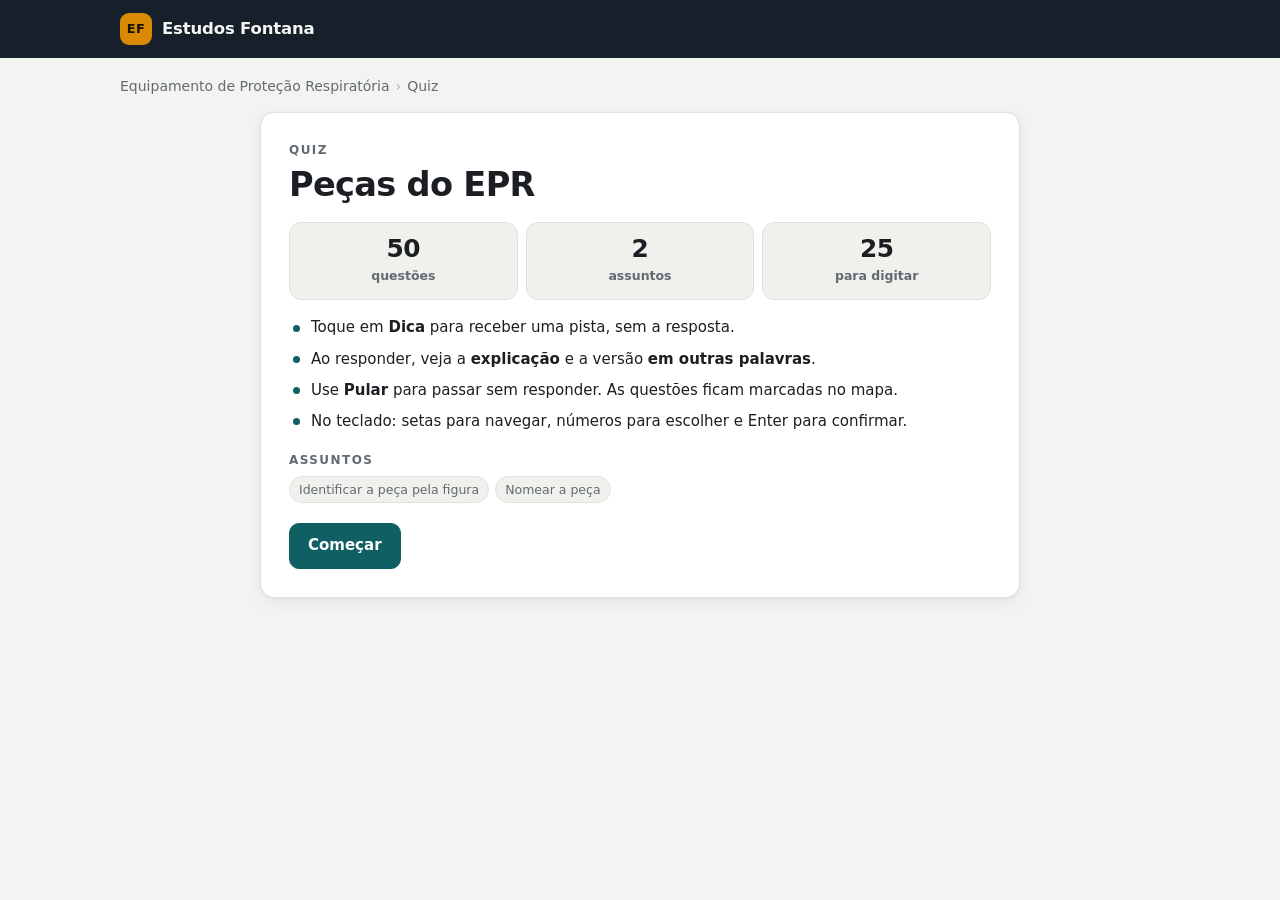
<file: offline/epr-quiz.html>
<!doctype html>
<html lang="pt-BR">
<head>
<meta charset="utf-8">
<meta name="viewport" content="width=device-width, initial-scale=1, viewport-fit=cover">
<title>Quiz · Equipamento de Proteção Respiratória · Estudos Fontana</title>
<style>
/* Estudos Fontana · estilos compartilhados
 * Paleta: fundo claro neutro, tinta grafite, cor principal petróleo, destaque âmbar.
 * Cada matéria entra com a própria cor (--cor) só em detalhes (selo, faixa, ícones). */
:root{
  --bg:#f3f4f1; --surface:#ffffff; --surface-2:#f0f1ed; --surface-3:#e6e8e3;
  --fg:#1b1f23; --muted:#626a72; --line:#dfe2dc; --line-2:#cdd2cb;
  --ink:#16202a; --ink-fg:#f4f6f3;
  --brand:#0f5f63; --brand-2:#0b4a4d; --brand-soft:#e2efee; --brand-fg:#ffffff;
  --accent:#d98a04; --accent-soft:#fdf1da;
  --info:#1d4f91; --info-soft:#e8eff9;
  --ok:#17803d; --ok-bg:#e3f4e8; --ok-line:#7cc493;
  --bad:#b42318; --bad-bg:#fdecea; --bad-line:#eea39b;
  --shadow:0 1px 2px rgba(22,32,42,.05),0 4px 16px rgba(22,32,42,.06);
  --shadow-lg:0 2px 4px rgba(22,32,42,.06),0 12px 32px rgba(22,32,42,.10);
  --radius:14px; --radius-sm:10px;
  --font:system-ui,-apple-system,"Segoe UI",Roboto,"Helvetica Neue",Arial,sans-serif;
  color-scheme: light;
}
@media (prefers-color-scheme: dark){
  :root:not([data-theme="light"]){
    --bg:#111518; --surface:#192024; --surface-2:#1f272c; --surface-3:#28323a;
    --fg:#e8ece9; --muted:#9aa5ab; --line:#2b353b; --line-2:#3a464d;
    --ink:#0b0f12; --ink-fg:#eef2ef;
    --brand:#4fb7b4; --brand-2:#6fcac6; --brand-soft:#173335; --brand-fg:#06201f;
    --accent:#f2b23a; --accent-soft:#3a2c10;
    --info:#86b3f0; --info-soft:#18263a;
    --ok:#5fd18a; --ok-bg:#12301e; --ok-line:#2f7a4a;
    --bad:#ff8a7d; --bad-bg:#3a1915; --bad-line:#8a3a30;
    --shadow:0 1px 2px rgba(0,0,0,.35),0 4px 16px rgba(0,0,0,.25);
    --shadow-lg:0 2px 4px rgba(0,0,0,.4),0 12px 32px rgba(0,0,0,.35);
    color-scheme: dark;
  }
}
:root[data-theme="dark"]{
  --bg:#111518; --surface:#192024; --surface-2:#1f272c; --surface-3:#28323a;
  --fg:#e8ece9; --muted:#9aa5ab; --line:#2b353b; --line-2:#3a464d;
  --ink:#0b0f12; --ink-fg:#eef2ef;
  --brand:#4fb7b4; --brand-2:#6fcac6; --brand-soft:#173335; --brand-fg:#06201f;
  --accent:#f2b23a; --accent-soft:#3a2c10;
  --info:#86b3f0; --info-soft:#18263a;
  --ok:#5fd18a; --ok-bg:#12301e; --ok-line:#2f7a4a;
  --bad:#ff8a7d; --bad-bg:#3a1915; --bad-line:#8a3a30;
  --shadow:0 1px 2px rgba(0,0,0,.35),0 4px 16px rgba(0,0,0,.25);
  --shadow-lg:0 2px 4px rgba(0,0,0,.4),0 12px 32px rgba(0,0,0,.35);
  color-scheme: dark;
}
*{box-sizing:border-box}
html{-webkit-text-size-adjust:100%}
body{margin:0;background:var(--bg);color:var(--fg);font:16px/1.55 var(--font);
  padding-left:max(16px,env(safe-area-inset-left,0px));padding-right:max(16px,env(safe-area-inset-right,0px));
  padding-bottom:env(safe-area-inset-bottom,0px);overflow-x:hidden;-webkit-font-smoothing:antialiased}
img{max-width:100%;height:auto}
a{color:var(--brand)}
h1,h2,h3{line-height:1.2;text-wrap:balance;margin:0 0 .5em;letter-spacing:-.01em}
h1{font-size:clamp(1.55rem,4vw,2.1rem);letter-spacing:-.02em} h2{font-size:1.2rem} h3{font-size:1.05rem}
p{margin:0 0 .9em}
.wrap{max-width:1040px;margin:0 auto;padding-top:0;padding-bottom:48px;min-width:0}

/* cabeçalho: faixa grafite de ponta a ponta */
.site-header{position:sticky;top:0;z-index:20;background:var(--ink);color:var(--ink-fg);
  padding-top:env(safe-area-inset-top,0px);
  margin-left:calc(-1*max(16px,env(safe-area-inset-left,0px)));margin-right:calc(-1*max(16px,env(safe-area-inset-right,0px)));
  padding-left:max(16px,env(safe-area-inset-left,0px));padding-right:max(16px,env(safe-area-inset-right,0px))}
/* pinta a faixa de ponta a ponta sem alargar a página */
.site-header{box-shadow:0 0 0 100vmax var(--ink);clip-path:inset(0 -100vmax)}
.site-header .in{max-width:1040px;margin:0 auto;height:58px;display:flex;align-items:center;justify-content:space-between;gap:12px}
.brand{display:flex;align-items:center;gap:10px;text-decoration:none;color:inherit;font-weight:750;letter-spacing:-.01em;min-width:0;font-size:16.5px}
.brand .logo{width:32px;height:32px;border-radius:9px;background:var(--accent);display:grid;place-items:center;color:#1b1300;font-size:13px;font-weight:850;flex:0 0 auto;letter-spacing:.02em}
.brand span{white-space:nowrap;overflow:hidden;text-overflow:ellipsis}
.nav-link{font-size:14px;color:rgba(244,246,243,.82);text-decoration:none;padding:7px 12px;border-radius:9px;border:1px solid rgba(244,246,243,.18);white-space:nowrap;font-weight:600}
.nav-link:hover{color:#fff;background:rgba(255,255,255,.08)}

/* trilha */
.crumbs{font-size:14px;color:var(--muted);margin:18px 0 14px;display:flex;flex-wrap:wrap;gap:6px;align-items:center}
.crumbs a{color:var(--muted);text-decoration:none}
.crumbs a:hover{color:var(--fg);text-decoration:underline}
.crumbs .sep{opacity:.45}

/* topo das páginas */
.hero{position:relative;background:var(--surface);border:1px solid var(--line);border-radius:var(--radius);padding:clamp(20px,4vw,34px);margin:20px 0 22px;box-shadow:var(--shadow);overflow:hidden}
.hero::before{content:"";position:absolute;left:0;top:0;right:0;height:5px;background:var(--cor,var(--brand))}
.hero h1{margin-bottom:.3em}
.hero p{margin:0;color:var(--muted);max-width:62ch}
.hero .hero-sigla{display:inline-grid;place-items:center;min-width:46px;height:46px;padding:0 10px;border-radius:12px;font-weight:850;font-size:15px;letter-spacing:.02em;
  color:var(--cor,var(--brand));background:color-mix(in srgb,var(--cor,var(--brand)) 12%,var(--surface));margin-bottom:14px}
.hero-stats{display:flex;flex-wrap:wrap;gap:8px 18px;margin-top:16px;font-size:14px;color:var(--muted)}
.hero-stats b{color:var(--fg);font-size:15px}
.eyebrow{font-size:12px;letter-spacing:.12em;text-transform:uppercase;color:var(--muted);margin:0 0 6px;font-weight:750}
.section-title{margin:28px 0 12px;font-size:1.05rem;display:flex;align-items:baseline;gap:8px}
.section-title .count{font-size:13px;color:var(--muted);font-weight:600}

/* lista de matérias */
.grid{display:grid;gap:14px;grid-template-columns:repeat(auto-fill,minmax(min(100%,300px),1fr));min-width:0}
.card{background:var(--surface);border:1px solid var(--line);border-radius:var(--radius);box-shadow:var(--shadow);padding:18px;display:flex;flex-direction:column;gap:10px;text-decoration:none;color:inherit;min-width:0;position:relative;transition:border-color .15s,box-shadow .15s,transform .15s}
a.card:hover{border-color:var(--line-2);box-shadow:var(--shadow-lg);transform:translateY(-1px)}
.card .topo{display:flex;align-items:center;gap:12px;min-width:0}
.card .sigla{flex:0 0 auto;min-width:46px;height:46px;padding:0 8px;border-radius:12px;display:grid;place-items:center;font-weight:850;font-size:14px;letter-spacing:.02em;
  color:var(--cor,var(--brand));background:color-mix(in srgb,var(--cor,var(--brand)) 12%,var(--surface));border:1px solid color-mix(in srgb,var(--cor,var(--brand)) 22%,transparent)}
.card h2,.card h3{font-size:1.06rem;margin:0;line-height:1.25}
.card p{color:var(--muted);font-size:14.5px;margin:0;line-height:1.45}
.card .seta{margin-left:auto;color:var(--muted);font-size:18px;flex:0 0 auto}
.card.embreve{opacity:.72}
.chips{display:flex;flex-wrap:wrap;gap:6px;margin-top:auto;padding-top:4px}
.chip{display:inline-flex;align-items:center;gap:6px;font-size:12.5px;font-weight:650;padding:4px 10px;border-radius:999px;background:var(--surface-2);color:var(--muted);border:1px solid var(--line)}
.chip::before{content:"";width:7px;height:7px;border-radius:50%;background:var(--line-2)}
.chip.on{background:var(--brand-soft);color:var(--brand);border-color:transparent}
.chip.on::before{background:var(--brand)}
.chip.off{opacity:.9}

/* botões */
.btns{display:flex;flex-wrap:wrap;gap:10px}
.btn{appearance:none;border:1px solid var(--line-2);background:var(--surface);color:var(--fg);font:inherit;font-weight:650;font-size:15px;padding:10px 18px;border-radius:var(--radius-sm);cursor:pointer;text-decoration:none;display:inline-flex;align-items:center;gap:8px;min-height:44px;justify-content:center;transition:background .15s,border-color .15s,filter .15s}
.btn:hover{border-color:var(--fg);background:var(--surface-2)}
.btn.primary{background:var(--brand);border-color:var(--brand);color:var(--brand-fg)}
.btn.primary:hover{background:var(--brand-2);border-color:var(--brand-2)}
.btn[disabled],.btn.disabled{opacity:.45;cursor:not-allowed;pointer-events:none}
.btn:focus-visible,.card:focus-visible,a:focus-visible,button:focus-visible{outline:3px solid var(--accent);outline-offset:2px}

.panel{background:var(--surface);border:1px solid var(--line);border-radius:var(--radius);box-shadow:var(--shadow);padding:clamp(18px,3vw,28px);min-width:0}
.muted{color:var(--muted)}
.small{font-size:14px}

/* seleção de modo na matéria */
.modos{display:grid;gap:14px;grid-template-columns:repeat(2,minmax(0,1fr))}
.mbloco{display:flex;flex-direction:column;gap:8px;min-width:0}
.mbloco .mode{flex:1}
.mode{display:flex;flex-direction:column;gap:8px;text-decoration:none;color:inherit;background:var(--surface);border:1px solid var(--line);border-radius:var(--radius);box-shadow:var(--shadow);padding:20px;min-width:0;transition:border-color .15s,box-shadow .15s}
a.mode:hover{border-color:var(--line-2);box-shadow:var(--shadow-lg)}
.mode .ico{width:44px;height:44px;border-radius:12px;display:grid;place-items:center;background:color-mix(in srgb,var(--cor,var(--brand)) 12%,var(--surface));color:var(--cor,var(--brand))}
.mode .ico svg{width:22px;height:22px}
.mode h2{margin:4px 0 0;font-size:1.15rem}
.mode p{margin:0;color:var(--muted);font-size:14.5px}
.mode .ir{margin-top:auto;padding-top:6px;font-weight:700;font-size:14.5px;color:var(--brand)}
.mode.off{opacity:.6;box-shadow:none;background:var(--surface-2)}
.btn.dl{font-size:14px;min-height:42px;padding:8px 12px;width:100%;background:transparent}

/* busca */
.busca-box{position:relative;margin:0 0 14px}
.busca-box svg{position:absolute;left:14px;top:50%;transform:translateY(-50%);width:18px;height:18px;color:var(--muted);pointer-events:none}
.busca{width:100%;box-sizing:border-box;margin:0;padding:12px 14px 12px 42px;font:inherit;font-size:16px;color:var(--fg);background:var(--surface);border:1px solid var(--line-2);border-radius:var(--radius-sm);min-width:0}
.busca::placeholder{color:var(--muted)}
.busca:focus{outline:3px solid color-mix(in srgb,var(--brand) 35%,transparent);outline-offset:0;border-color:var(--brand)}

/* resumo */
.resumo-wrap{max-width:900px;margin:0 auto}
.resumo-wrap .top{border-radius:var(--radius) var(--radius) 0 0}
.resumo-wrap .tab-wrap{overflow-x:auto}

/* ---------- telas pequenas ---------- */
@media (max-width:640px){
  .site-header .in{height:52px}
  .brand{font-size:15.5px}
  .brand .logo{width:28px;height:28px;font-size:12px}
  .nav-link{padding:6px 10px;font-size:13px}
  .hero{padding:18px;margin:14px 0 14px}
  .hero p{font-size:14.5px}
  .hero .hero-sigla{min-width:40px;height:40px;margin-bottom:10px;font-size:14px}
  .section-title{margin:18px 0 10px}
  .crumbs{margin:14px 0 10px}
  .card{padding:14px;gap:8px}
  .card .sigla{min-width:42px;height:42px;font-size:13px}
  .mode{padding:14px;gap:6px}
  .mode .ico{width:38px;height:38px}
  .mode h2{font-size:1.05rem}
  .mode p{font-size:13.5px}
}
@media (max-width:360px){ .modos{grid-template-columns:1fr} }
@media (max-height:700px){ .hero p.longo{display:none} }

/* Motor de quiz do Estudos Fontana · layout que cabe na tela (celular, tablet e computador)
 * Alternativas SEMPRE em lista vertical (A, B, C, D um embaixo do outro), em qualquer tamanho de tela. */
.progress{height:6px;background:var(--surface-3);border-radius:999px;overflow:hidden}
.progress > i{display:block;height:100%;width:0;background:var(--brand);border-radius:999px;transition:width .35s ease}

/* ---------- modo quiz: ocupa a altura da tela, só o miolo rola se faltar espaço ---------- */
body.modo-quiz{padding:0;overflow:hidden}
body.modo-quiz .wrap{padding:0;max-width:none;margin:0}
.qapp{height:100vh;height:100dvh;display:flex;flex-direction:column;background:var(--bg);padding-top:env(safe-area-inset-top,0px)}
.qhead{flex:0 0 auto;background:var(--ink);color:var(--ink-fg)}
.qhead .in{max-width:1000px;margin:0 auto;display:flex;align-items:center;gap:10px;padding:9px max(12px,env(safe-area-inset-left,0px))}
.iconbtn{flex:0 0 auto;min-width:40px;height:40px;border-radius:10px;border:1px solid rgba(244,246,243,.18);background:transparent;color:inherit;
  font:inherit;font-size:15px;font-weight:700;display:grid;place-items:center;cursor:pointer;text-decoration:none;padding:0 10px}
.iconbtn svg{width:20px;height:20px}
.iconbtn.txt{font-size:14px;padding:0 12px}
.iconbtn:hover{background:rgba(255,255,255,.08)}
.qprog{flex:1;min-width:0}
.qinfo{display:flex;justify-content:space-between;align-items:center;gap:8px;font-size:13px;margin-bottom:6px;white-space:nowrap;color:rgba(244,246,243,.75)}
.qinfo b{color:#fff;font-size:14px}
.qinfo .placar{display:flex;gap:10px}
.qinfo .placar .c{color:#7fdc9f}
.qinfo .placar .e{color:#ff9d92}
.qhead .progress{background:rgba(255,255,255,.14)}
.qhead .progress > i{background:var(--accent)}

.qmain{flex:1 1 auto;min-height:0;overflow-y:auto;overscroll-behavior:contain;padding:14px max(14px,env(safe-area-inset-left,0px)) 14px max(14px,env(safe-area-inset-right,0px))}
.qgrid{display:flex;flex-direction:column;gap:12px;min-height:100%;max-width:1000px;margin:0 auto}
.qgrid.sem-fig{max-width:760px}
.qleft,.qright{min-width:0}
.qfoot{flex:0 0 auto;background:var(--surface);border-top:1px solid var(--line)}
.qfoot .in{max-width:1000px;margin:0 auto;display:flex;gap:10px;padding:10px max(14px,env(safe-area-inset-left,0px)) calc(10px + env(safe-area-inset-bottom,0px))}
.qfoot .btn{flex:1 1 0;min-height:46px;padding:10px 12px}
.qfoot .btn.primary{flex:1.5 1 0}

/* cabeçalho da questão: assunto + botão de dica */
.qmeta{display:flex;align-items:center;justify-content:space-between;gap:10px;margin-bottom:8px}
.badge{display:inline-flex;align-items:center;gap:6px;min-width:0;font-size:11.5px;font-weight:750;letter-spacing:.06em;text-transform:uppercase;color:var(--brand)}
.badge::before{content:"";flex:0 0 auto;width:8px;height:8px;border-radius:2px;background:var(--cor,var(--brand))}
.badge.instrutor{color:#7a4a00;background:var(--accent-soft);border:1px solid color-mix(in srgb,var(--accent) 55%,var(--line));border-radius:999px;padding:3px 10px;letter-spacing:.03em}
.badge.instrutor::before{display:none}
@media (prefers-color-scheme:dark){.badge.instrutor{color:var(--accent)}}
.badge span{overflow:hidden;text-overflow:ellipsis;white-space:nowrap}
.dicabtn{flex:0 0 auto;display:inline-flex;align-items:center;gap:6px;height:32px;padding:0 12px;border-radius:999px;border:1px solid var(--line-2);background:var(--surface);color:var(--fg);
  font:inherit;font-weight:650;font-size:13.5px;cursor:pointer}
.dicabtn svg{width:16px;height:16px;color:var(--accent)}
.dicabtn:hover{border-color:var(--accent)}
.dicabtn[aria-expanded="true"]{background:var(--accent-soft);border-color:var(--accent)}

.enunc-row{display:block}
.enunc{font-size:clamp(1.05rem,2.3vw,1.28rem);font-weight:650;margin:0;line-height:1.38;letter-spacing:-.005em;text-wrap:pretty}
.dica{background:var(--accent-soft);border:1px solid color-mix(in srgb,var(--accent) 45%,var(--line));border-radius:10px;padding:9px 12px;font-size:14.5px;line-height:1.4;margin-top:10px}
.dica strong{color:color-mix(in srgb,var(--accent) 65%,var(--fg))}

/* figura: altura acompanha a tela */
.figwrap{text-align:center;margin-bottom:10px}
.figbox{background:#fff;border-radius:12px;border:1px solid var(--line);overflow:hidden;height:clamp(110px,27dvh,340px);width:100%}
.figbox svg{display:block;width:100%;height:100%}
.figbtn{font:inherit;font-size:12.5px;font-weight:650;color:var(--brand);background:none;border:0;padding:4px 2px;cursor:pointer}
@keyframes pulso{0%{opacity:.9;transform:scale(1)}100%{opacity:0;transform:scale(2.6)}}
.pulso{transform-box:fill-box;transform-origin:center;animation:pulso 1.6s ease-out infinite}

/* ---------- alternativas: lista vertical ---------- */
.opts{display:flex;flex-direction:column;gap:8px;margin:0;padding:0;list-style:none}
.opt{appearance:none;display:flex;align-items:center;gap:12px;text-align:left;width:100%;background:var(--surface);color:var(--fg);
  border:1.5px solid var(--line);border-radius:12px;padding:10px 14px 10px 10px;font:inherit;font-size:15.5px;line-height:1.38;cursor:pointer;min-height:50px;
  box-shadow:0 1px 1px rgba(22,32,42,.03);transition:border-color .12s,background .12s}
.opt:hover:not([disabled]){border-color:var(--brand);background:color-mix(in srgb,var(--brand) 4%,var(--surface))}
.opt:hover:not([disabled]) .letra{border-color:var(--brand);color:var(--brand)}
.opt:active:not([disabled]){transform:scale(.995)}
.opt .letra{flex:0 0 auto;width:30px;height:30px;border-radius:50%;background:var(--surface-2);border:1.5px solid var(--line-2);display:grid;place-items:center;
  font-weight:750;font-size:13.5px;color:var(--muted)}
.opt .txt{min-width:0;flex:1;overflow-wrap:anywhere}
.opt .marca{flex:0 0 auto;font-size:12px;font-weight:750;letter-spacing:.04em;text-transform:uppercase;white-space:nowrap}
.opt:focus-visible{outline:3px solid var(--accent);outline-offset:2px}
.opt[disabled]{cursor:default}
/* depois de responder */
.opt.certa{border-color:var(--ok);background:var(--ok-bg)}
.opt.certa .letra{background:var(--ok);border-color:var(--ok);color:#fff}
.opt.certa .marca{color:var(--ok)}
.opt.errada{border-color:var(--bad);background:var(--bad-bg)}
.opt.errada .letra{background:var(--bad);border-color:var(--bad);color:#fff}
.opt.errada .marca{color:var(--bad)}
.opt.apagada{opacity:.78;box-shadow:none}

/* feedback e explicações, abaixo das alternativas */
.fb{display:flex;align-items:center;gap:10px;padding:10px 14px;border-radius:12px;font-size:15px;line-height:1.35;font-weight:650;margin-top:12px}
.fb .ic{flex:0 0 auto;width:26px;height:26px;border-radius:50%;display:grid;place-items:center;color:#fff;font-size:14px;font-weight:800}
.fb.ok{background:var(--ok-bg);color:var(--ok)}
.fb.ok .ic{background:var(--ok)}
.fb.bad{background:var(--bad-bg);color:var(--bad)}
.fb.bad .ic{background:var(--bad)}
.fb .sub{font-weight:500;color:var(--fg)}
.tabs{display:flex;gap:4px;margin:12px 0 8px;padding:4px;background:var(--surface-3);border-radius:11px}
.tabs button{flex:1;font:inherit;font-size:14px;font-weight:650;padding:8px;border-radius:8px;border:0;background:transparent;color:var(--muted);cursor:pointer}
.tabs button[aria-selected="true"]{background:var(--surface);color:var(--fg);box-shadow:0 1px 3px rgba(22,32,42,.12)}
.exps{display:grid;gap:8px}
.exp{display:none;border-left:4px solid var(--info);background:var(--info-soft);border-radius:4px 12px 12px 4px;padding:10px 14px;margin:0}
.exp.ativo{display:block}
.exp h3{font-size:11.5px;letter-spacing:.08em;text-transform:uppercase;color:var(--info);margin:0 0 3px}
.exp p{margin:0;font-size:15px;line-height:1.5}
.exp.simples{border-left-color:var(--accent);background:var(--accent-soft)}
.exp.simples h3{color:color-mix(in srgb,var(--accent) 70%,var(--fg))}

.txtform{display:flex;gap:8px;flex-wrap:wrap}
.txtform input{flex:1 1 180px;min-width:0;font:inherit;font-size:16px;padding:11px 13px;border-radius:12px;border:1.5px solid var(--line-2);background:var(--surface);color:var(--fg)}
.txtform input:focus{outline:3px solid color-mix(in srgb,var(--brand) 35%,transparent);outline-offset:0;border-color:var(--brand)}
.txtform .btn{min-height:46px}
.fb .resp{font-weight:500;color:var(--fg)}

/* ---------- painéis sobrepostos (figura inteira, mapa) ---------- */
.ov{position:fixed;inset:0;z-index:50;background:rgba(8,12,15,.82);display:flex;flex-direction:column;align-items:center;justify-content:center;padding:16px}
.ov .fechar{min-height:40px;padding:8px 14px}
.ov .inner{width:min(100%,920px);max-height:80dvh;overflow:auto;border-radius:12px;background:#fff}
.ov .inner svg{display:block;width:100%;height:auto}
.ov .dicas{color:#cbd5e1;font-size:13px;margin-bottom:10px;text-align:center}
.ov > .fechar:only-of-type{position:absolute;top:max(12px,env(safe-area-inset-top,0px));right:12px}
.sheetbox{background:var(--surface);color:var(--fg);border-radius:16px;padding:16px;width:min(100%,560px);max-height:86dvh;overflow:auto;box-shadow:var(--shadow-lg)}
.sheethead{display:flex;align-items:center;justify-content:space-between;gap:10px;margin-bottom:12px}
.mapagrid{display:grid;grid-template-columns:repeat(auto-fill,minmax(44px,1fr));gap:6px}
.mapagrid button{height:42px;border-radius:9px;border:1.5px solid var(--line);background:var(--surface);color:var(--fg);font:inherit;font-weight:650;font-size:14px;cursor:pointer}
.mapagrid button.certo{background:var(--ok-bg);border-color:var(--ok-line);color:var(--ok)}
.mapagrid button.errado{background:var(--bad-bg);border-color:var(--bad-line);color:var(--bad)}
.mapagrid button.pulada{border-style:dashed;border-color:var(--accent)}
.mapagrid button.atual{box-shadow:0 0 0 3px var(--brand)}
.legenda{font-size:12.5px;color:var(--muted);display:flex;gap:14px;flex-wrap:wrap;margin-top:12px}
.legenda i{display:inline-block;width:10px;height:10px;border-radius:3px;margin-right:5px;vertical-align:-1px;border:1.5px solid var(--line-2)}
.legenda .l-c{background:var(--ok-bg);border-color:var(--ok-line)}
.legenda .l-e{background:var(--bad-bg);border-color:var(--bad-line)}
.legenda .l-p{border-style:dashed;border-color:var(--accent)}

/* ---------- início e resultado ---------- */
.qwrap{max-width:760px;margin:0 auto;min-width:0}
.qwrap .panel{margin-top:4px}
.stats{display:grid;grid-template-columns:repeat(3,1fr);gap:8px;margin:16px 0}
.stat{background:var(--surface-2);border:1px solid var(--line);border-radius:12px;padding:12px 10px;text-align:center;min-width:0}
.stat b{display:block;font-size:1.55rem;line-height:1.1;letter-spacing:-.02em}
.stat span{font-size:12.5px;color:var(--muted);font-weight:600}
.pct{font-size:clamp(2.6rem,9vw,3.6rem);font-weight:800;line-height:1;color:var(--brand);margin:6px 0 4px;letter-spacing:-.03em}
.assunto{margin:12px 0}
.assunto .lin{display:flex;justify-content:space-between;font-size:14px;gap:10px;margin-bottom:5px}
.assunto .lin span:last-child{color:var(--muted);white-space:nowrap}
.assunto .barra{height:8px;border-radius:999px;background:var(--surface-3);overflow:hidden}
.assunto .barra i{display:block;height:100%;background:var(--brand);border-radius:999px}
.ul-clean{margin:8px 0 0;padding:0;list-style:none;font-size:15px;display:grid;gap:8px}
.ul-clean li{position:relative;padding-left:22px}
.ul-clean li::before{content:"";position:absolute;left:4px;top:.55em;width:7px;height:7px;border-radius:50%;background:var(--brand)}
.msg{text-align:center;padding:26px 10px}
.assuntos-lista{display:flex;flex-wrap:wrap;gap:6px;margin:4px 0 0}
.assuntos-lista span{font-size:12.5px;padding:3px 9px;border-radius:999px;background:var(--surface-2);border:1px solid var(--line);color:var(--muted)}

/* ---------- tablet e computador ---------- */
@media (min-width:600px){
  .figbox{height:clamp(160px,34dvh,420px)}
  .qmain{padding:20px 24px}
  .qhead .in{padding-left:24px;padding-right:24px}
  .qfoot .in{padding-left:24px;padding-right:24px}
  .opt{font-size:16px;padding:12px 16px 12px 12px;min-height:54px}
  .qgrid.sem-fig .qleft{background:var(--surface);border:1px solid var(--line);border-radius:var(--radius);padding:18px 20px;box-shadow:var(--shadow)}
}
/* questões com figura em telas largas ou deitadas: figura à esquerda, pergunta e alternativas à direita */
@media (min-width:820px), (orientation:landscape) and (min-width:600px){
  .qgrid:not(.sem-fig){flex-direction:row;align-items:flex-start;gap:24px}
  .qgrid:not(.sem-fig) .qleft{flex:1 1 46%}
  .qgrid:not(.sem-fig) .qright{flex:1 1 54%}
  .figbox{height:clamp(150px,52dvh,520px)}
  .qmain{display:flex}
  .qgrid{width:100%;margin:auto}
}
/* telas largas mostram as duas explicações ao mesmo tempo, sem abas */
@media (min-width:1000px){
  .tabs{display:none}
  .exps{margin-top:10px}
  .exp{display:block}
}
@media (min-width:600px) and (max-width:999px) and (orientation:portrait){
  .qgrid{flex-direction:column}
  .qleft,.qright{flex:none}
}
@media (max-width:420px){
  .qfoot .btn{font-size:14px;padding:10px 8px}
  .qinfo .placar{gap:8px}
}

/* ---------- respondida: em telas que não comportam tudo, só a escolhida e a correta continuam ---------- */
/* compactação progressiva, aplicada pelo motor só quando a questão não cabe na tela. As alternativas nunca somem: só encolhem (o aluno precisa ler a certa e as outras) */
.qgrid.resp.compacta .opts{gap:4px}
.qgrid.resp.compacta .opt{min-height:34px;padding:4px 10px 4px 8px;font-size:14px;line-height:1.28}
.qgrid.resp.compacta .opt .letra{width:24px;height:24px;font-size:12px}
.qgrid.compacta .figbox{height:clamp(64px,16dvh,150px)}
.qgrid.compacta .figbtn{display:none}
.qgrid.resp.compacta2 .opt{min-height:28px;padding-top:2px;padding-bottom:2px;font-size:13.2px}
.qgrid.resp.compacta2 .figbox{height:52px}
.qgrid.compacta2:not(.resp) .figbox{height:clamp(60px,12dvh,110px)}
.qgrid.compacta2:not(.resp) .opt{min-height:36px;padding-top:3px;padding-bottom:3px}
.qgrid.compacta2:not(.resp) .opts{gap:5px}
.qgrid.compacta2:not(.resp) .dica{padding:5px 10px;font-size:13px;margin-top:6px}
.qgrid.resp.compacta3 .qmeta,.qgrid.resp.compacta3 .dica{display:none}
.qgrid.compacta3:not(.resp) .badge{visibility:hidden}
.qgrid.compacta3:not(.resp) .qmeta{margin-bottom:2px}
.qgrid.compacta3:not(.resp) .enunc{font-size:.95rem;line-height:1.3}
/* último recurso (enunciados muito longos em tela baixa): fonte e espaços menores */
.qgrid.compacta4.compacta3 .enunc{font-size:.9rem;line-height:1.26}
.qgrid.compacta4.compacta3 .opts{gap:4px}
.qgrid.compacta4.compacta3 .opt{min-height:30px;padding:3px 8px 3px 6px;font-size:12.8px;line-height:1.24;gap:8px;border-radius:9px}
.qgrid.compacta4.compacta3 .opt .letra{width:21px;height:21px;font-size:11px}
.qgrid.compacta4.compacta3 .dica{padding:4px 9px;font-size:12.5px;margin-top:4px;line-height:1.3}
.qgrid.compacta4.compacta3 .qmeta{margin-bottom:2px}
.qgrid.compacta4.compacta3 .fb{padding:4px 10px;margin-top:5px;font-size:12.8px}
.qgrid.compacta4.compacta3 .tabs{margin:5px 0 4px}
.qgrid.compacta4.compacta3 .tabs button{padding:4px}
.qgrid.compacta4.compacta3 .exp{padding:5px 10px}
.qgrid.compacta4.compacta3 .exp p{font-size:12.8px;line-height:1.32}
@media (max-width:599px){ .opt .marca{display:none} }
@media (max-height:900px) and (max-width:819px){
  .qgrid.resp .figbox{height:clamp(56px,11dvh,120px)}
  .qgrid.resp .figbtn{display:none}
}

/* ---------- telas baixas (celulares pequenos, teclado aberto) ---------- */
@media (max-height:700px){
  .qmain{padding-top:10px;padding-bottom:10px}
  .qgrid.resp .figbox{height:52px}
  .qgrid.resp .enunc{font-size:.98rem}
  .opt{min-height:44px;padding:7px 12px 7px 9px;font-size:14.5px}
  .opt .letra{width:26px;height:26px;font-size:12.5px}
  .opts{gap:6px}
  .fb{padding:8px 12px;margin-top:8px;font-size:14px}
  .tabs{margin:8px 0 6px}
  .tabs button{padding:6px}
  .exp{padding:8px 12px}
  .exp p{font-size:14.2px;line-height:1.42}
  .qgrid.sem-fig .qleft{padding:14px 16px}
}
@media (max-height:640px){
  .figbox{height:clamp(90px,22dvh,200px)}
  .qmeta{margin-bottom:6px}
  .enunc{font-size:1rem}
  .qfoot .btn{min-height:42px}
}
@media (max-width:380px) and (max-height:700px){
  .dica{font-size:13px;padding:6px 10px;margin-top:6px}
  .enunc{font-size:.97rem;line-height:1.33}
  .opt{min-height:40px;padding:5px 10px 5px 8px;font-size:14px;gap:10px}
  .exp p{font-size:13.8px}
}
/* celular deitado e telas muito baixas */
@media (max-height:500px){
  .qhead .in{padding-top:4px;padding-bottom:4px}
  .iconbtn{height:34px;min-width:34px}
  .qinfo{margin-bottom:3px}
  .qfoot .in{padding-top:6px;padding-bottom:calc(6px + env(safe-area-inset-bottom,0px))}
  .qfoot .btn{min-height:38px;padding-top:6px;padding-bottom:6px}
  .qmain{padding-top:8px;padding-bottom:8px}
  .figbox{height:clamp(80px,36dvh,200px)}
  .figbtn{display:none}
  .qmeta{margin-bottom:4px}
  .dicabtn{height:28px}
  .enunc{font-size:1rem}
  .opt{min-height:34px;padding:3px 10px 3px 7px;font-size:14px}
  .opt .letra{width:24px;height:24px;font-size:12px}
  .opts{gap:5px}
  .fb{padding:6px 10px;font-size:13.5px;margin-top:6px}
  .fb .ic{width:22px;height:22px}
  .tabs{margin:6px 0}
  .tabs button{padding:5px}
  .exp{padding:6px 10px}
  .exp p{font-size:13.8px;line-height:1.35}
  .exp h3{margin-bottom:1px}
  .txtform input,.txtform .btn{min-height:40px;padding-top:6px;padding-bottom:6px}
  .qgrid.sem-fig .qleft{padding:10px 14px}
}
/* celular deitado: enunciado à esquerda, alternativas (em lista) e explicação à direita */
@media (max-height:500px) and (min-width:600px){
  .qgrid.sem-fig{flex-direction:row;align-items:flex-start;gap:16px;max-width:none}
  .qgrid.sem-fig .qleft{flex:1 1 40%}
  .qgrid.sem-fig .qright{flex:1 1 60%}
}

</style>
</head>
<body>
<div class="wrap" id="app"></div>
<script>window.QUIZ_OFFLINE = true; window.MATERIAS = [{"id":"epr","nome":"Equipamento de Proteção Respiratória","sigla":"EPR","descricao":"Peças do conjunto autônomo, identificadas pela figura e pelo nome.","cor":"#1e3a8a"}];</script>
<script>
// Banco de questões: Peças do EPR. Gerado a partir do material de referência.
window.QUIZ_DATA = {
 "id": "epr",
 "titulo": "Peças do EPR",
 "figuras": {
  "f1": {
   "src": "[data-uri]",
   "w": 598,
   "h": 368,
   "legenda": "Equipamento completo"
  },
  "f2": {
   "src": "[data-uri]",
   "w": 170,
   "h": 156,
   "legenda": "Peça facial"
  },
  "f3": {
   "src": "[data-uri]",
   "w": 202,
   "h": 126,
   "legenda": "Regulador de respiração"
  }
 },
 "questoes": [
  {
   "tipo": "escolha",
   "assunto": "Identificar a peça pela figura",
   "alvo": {
    "fig": "f1",
    "s": [
     349,
     345
    ],
    "t": [
     317,
     287
    ],
    "vista": [
     190,
     196,
     260,
     170
    ]
   },
   "enunciado": "Qual é a peça indicada pela seta?",
   "opcoes": [
    "Anel de vedação ou o-ring",
    "Retentor do regulador de respiração",
    "Conjunto redutor de pressão ou válvula de primeiro estágio",
    "Regulador de respiração ou válvula de demanda"
   ],
   "correta": 0,
   "resposta": "Anel de vedação ou o-ring",
   "dica": "É um anel pequeno de borracha que fica entre duas peças encaixadas.",
   "explicacao": "Cria a vedação entre peças roscadas ou encaixadas, impedindo que o ar escape sob alta pressão. Quando ressecado ou danificado, provoca perda de ar, por isso deve ser verificado nas inspeções.",
   "emOutrasPalavras": "É o anelzinho de borracha que tapa a junção para o ar não vazar."
  },
  {
   "tipo": "escolha",
   "assunto": "Identificar a peça pela figura",
   "alvo": {
    "fig": "f1",
    "s": [
     154,
     194
    ],
    "t": [
     157,
     212
    ]
   },
   "enunciado": "Qual é a peça indicada pela seta?",
   "opcoes": [
    "Alarme de baixa pressão tipo apito",
    "Engate carona ou saída carona",
    "Conexão – rosca macho",
    "Correia de retenção do cilindro"
   ],
   "correta": 1,
   "resposta": "Engate carona ou saída carona",
   "dica": "É uma saída de ar extra, usada para dividir o ar com outro bombeiro em emergência.",
   "explicacao": "Permite que um colega em emergência se conecte ao seu sistema e respire pelo seu conjunto. A conexão exige engate compatível e um procedimento treinado para ser feita com segurança.",
   "emOutrasPalavras": "É a conexão que o colega usa para pegar um pouco do seu ar se ele ficar sem."
  },
  {
   "tipo": "escolha",
   "assunto": "Identificar a peça pela figura",
   "alvo": {
    "fig": "f1",
    "s": [
     497,
     180
    ],
    "t": [
     482,
     170
    ]
   },
   "enunciado": "Qual é a peça indicada pela seta?",
   "opcoes": [
    "Cilindro",
    "Manômetro do cilindro",
    "Manômetro luminescente",
    "Tirantes de ombro"
   ],
   "correta": 2,
   "resposta": "Manômetro luminescente",
   "dica": "É um mostrador de pressão com brilho próprio, para ser lido em ambiente escuro ou com fumaça.",
   "explicacao": "Indica a pressão do ar disponível no sistema e tem mostrador luminescente, que permite a leitura sem luz externa. Acompanhar esse valor durante a operação permite planejar a saída com antecedência.",
   "emOutrasPalavras": "É o marcador que mostra quanto ar ainda sobra e que brilha no escuro."
  },
  {
   "tipo": "escolha",
   "assunto": "Identificar a peça pela figura",
   "alvo": {
    "fig": "f1",
    "s": [
     246,
     43
    ],
    "t": [
     285,
     87
    ]
   },
   "enunciado": "Qual é a peça indicada pela seta?",
   "opcoes": [
    "Cilindro",
    "Conexão – rosca macho",
    "Peça facial ou máscara facial",
    "Correia de retenção do cilindro"
   ],
   "correta": 3,
   "resposta": "Correia de retenção do cilindro",
   "dica": "É uma faixa que prende o cilindro ao suporte nas costas.",
   "explicacao": "Mantém o cilindro firmemente fixado ao suporte dorsal, evitando que ele se desloque durante a movimentação, o que poderia causar desequilíbrio ou danos à válvula.",
   "emOutrasPalavras": "É a faixa que segura o tanque nas costas para ele não sair do lugar."
  },
  {
   "tipo": "escolha",
   "assunto": "Identificar a peça pela figura",
   "alvo": {
    "fig": "f2",
    "s": [
     144,
     20
    ],
    "t": [
     124,
     30
    ]
   },
   "enunciado": "Qual é a peça indicada pela seta?",
   "opcoes": [
    "Tirantes de cabeça",
    "Orifício de conexão do regulador de respiração",
    "Mascarilha",
    "Borracha seladora"
   ],
   "correta": 0,
   "resposta": "Tirantes de cabeça",
   "dica": "São faixas que passam em volta da cabeça para segurar a máscara.",
   "explicacao": "Ajustam a peça facial à cabeça e garantem a vedação ao rosto. A regulagem correta evita que a máscara se solte ou escape durante o esforço físico.",
   "emOutrasPalavras": "São as tiras da cabeça que seguram a máscara no lugar."
  },
  {
   "tipo": "escolha",
   "assunto": "Identificar a peça pela figura",
   "alvo": {
    "fig": "f1",
    "s": [
     80,
     32
    ],
    "t": [
     62,
     75
    ]
   },
   "enunciado": "Qual é a peça indicada pela seta?",
   "opcoes": [
    "Tirantes de ombro",
    "Peça facial ou máscara facial",
    "Conjunto redutor de pressão ou válvula de primeiro estágio",
    "Retentor do regulador de respiração"
   ],
   "correta": 1,
   "resposta": "Peça facial ou máscara facial",
   "dica": "É a máscara que cobre o rosto e separa as vias respiratórias do ambiente.",
   "explicacao": "Cobre olhos, nariz e boca e forma a barreira entre o usuário e o ambiente contaminado. A vedação ao rosto é essencial para a proteção respiratória, e o campo de visão deve ser preservado.",
   "emOutrasPalavras": "É a máscara que você põe no rosto para o ar que você respira vir só do equipamento."
  },
  {
   "tipo": "escolha",
   "assunto": "Identificar a peça pela figura",
   "alvo": {
    "fig": "f2",
    "s": [
     149,
     51
    ],
    "t": [
     87,
     51
    ]
   },
   "enunciado": "Qual é a peça indicada pela seta?",
   "opcoes": [
    "Borracha seladora",
    "Orifício de conexão do regulador de respiração",
    "Visor panorâmico",
    "Mascarilha"
   ],
   "correta": 2,
   "resposta": "Visor panorâmico",
   "dica": "É a parte transparente da máscara, que fica na frente dos olhos.",
   "explicacao": "Permite a visão ampla do ambiente e deve ser feito de material transparente e resistente a impactos. Mantê-lo limpo e sem riscos faz parte da segurança do usuário.",
   "emOutrasPalavras": "É o vidro da máscara, aquele que você olha através."
  },
  {
   "tipo": "escolha",
   "assunto": "Identificar a peça pela figura",
   "alvo": {
    "fig": "f1",
    "s": [
     309,
     43
    ],
    "t": [
     300,
     72
    ]
   },
   "enunciado": "Qual é a peça indicada pela seta?",
   "opcoes": [
    "Peça facial ou máscara facial",
    "Alarme de baixa pressão tipo apito",
    "Mangueiras ou dutos do sistema pneumático",
    "Cilindro"
   ],
   "correta": 3,
   "resposta": "Cilindro",
   "dica": "É o recipiente grande que guarda o ar respirável em alta pressão.",
   "explicacao": "Armazena o ar respirável sob alta pressão. A capacidade e a pressão do cilindro determinam a autonomia do equipamento, e ele deve ser inspecionado e recarregado conforme as normas técnicas.",
   "emOutrasPalavras": "É o tanque de ar do equipamento, o que guarda toda a reserva."
  },
  {
   "tipo": "escolha",
   "assunto": "Identificar a peça pela figura",
   "alvo": {
    "fig": "f2",
    "s": [
     19,
     139
    ],
    "t": [
     45,
     107
    ]
   },
   "enunciado": "Qual é a peça indicada pela seta?",
   "opcoes": [
    "Orifício de conexão do regulador de respiração",
    "Visor panorâmico",
    "Mascarilha",
    "Borracha seladora"
   ],
   "correta": 0,
   "resposta": "Orifício de conexão do regulador de respiração",
   "dica": "É uma abertura na máscara onde o bocal do regulador se encaixa.",
   "explicacao": "É o ponto de conexão entre o regulador e a peça facial. A junção precisa estar bem vedada para que todo o ar chegue ao usuário sem vazamento e sem entrada do ambiente.",
   "emOutrasPalavras": "É o buraco da máscara onde você encaixa a peça que solta o ar."
  },
  {
   "tipo": "escolha",
   "assunto": "Identificar a peça pela figura",
   "alvo": {
    "fig": "f1",
    "s": [
     67,
     207
    ],
    "t": [
     93,
     206
    ]
   },
   "enunciado": "Qual é a peça indicada pela seta?",
   "opcoes": [
    "Cilindro",
    "Regulador de respiração ou válvula de demanda",
    "Peça facial ou máscara facial",
    "Correia de retenção do cilindro"
   ],
   "correta": 1,
   "resposta": "Regulador de respiração ou válvula de demanda",
   "dica": "É a peça que você leva à boca e que entrega o ar na hora em que você puxa a respiração.",
   "explicacao": "Reduz a pressão intermediária até a pressão do ambiente e libera o ar somente quando o usuário inspira, o que caracteriza o funcionamento por demanda. A vedação com a máscara garante que o ar chegue sem contaminação.",
   "emOutrasPalavras": "É o bocal que solta o ar só quando você puxa a respiração."
  },
  {
   "tipo": "escolha",
   "assunto": "Identificar a peça pela figura",
   "alvo": {
    "fig": "f2",
    "s": [
     146,
     82
    ],
    "t": [
     102,
     81
    ]
   },
   "enunciado": "Qual é a peça indicada pela seta?",
   "opcoes": [
    "Visor panorâmico",
    "Mascarilha",
    "Borracha seladora",
    "Orifício de conexão do regulador de respiração"
   ],
   "correta": 2,
   "resposta": "Borracha seladora",
   "dica": "É a borda macia da máscara, a que encosta diretamente na pele do rosto.",
   "explicacao": "Faz o contato com a pele e cria a vedação entre a máscara e o rosto. Deve estar íntegra e limpa, porque uma falha nessa borda deixa o ambiente entrar.",
   "emOutrasPalavras": "É a borda da máscara que encosta na sua cara e não pode ter falhas."
  },
  {
   "tipo": "escolha",
   "assunto": "Identificar a peça pela figura",
   "alvo": {
    "fig": "f1",
    "s": [
     402,
     298
    ],
    "t": [
     340,
     273
    ],
    "vista": [
     190,
     196,
     260,
     170
    ]
   },
   "enunciado": "Qual é a peça indicada pela seta?",
   "opcoes": [
    "Conjunto redutor de pressão ou válvula de primeiro estágio",
    "Batente do cilindro",
    "Correia de retenção do cilindro",
    "Alarme de baixa pressão tipo apito"
   ],
   "correta": 3,
   "resposta": "Alarme de baixa pressão tipo apito",
   "dica": "É um dispositivo sonoro ligado ao sistema de ar, que dispara quando a reserva está acabando.",
   "explicacao": "Quando a pressão do cilindro cai abaixo de um valor mínimo, o alarme é acionado pelo próprio fluxo de ar e emite um som contínuo. A função é avisar o usuário com antecedência para que ele saia do ambiente antes do esgotamento.",
   "emOutrasPalavras": "É o assobio que avisa que o ar está no fim, para você ter tempo de sair."
  },
  {
   "tipo": "escolha",
   "assunto": "Identificar a peça pela figura",
   "alvo": {
    "fig": "f1",
    "s": [
     233,
     336
    ],
    "t": [
     284,
     297
    ],
    "vista": [
     190,
     196,
     260,
     170
    ]
   },
   "enunciado": "Qual é a peça indicada pela seta?",
   "opcoes": [
    "Conexão – rosca macho",
    "Manômetro do cilindro",
    "Manômetro luminescente",
    "Cilindro"
   ],
   "correta": 0,
   "resposta": "Conexão – rosca macho",
   "dica": "É a parte com rosca externa que se aparafusa na válvula do cilindro.",
   "explicacao": "Conecta o conjunto à válvula do cilindro por meio de rosca externa. A vedação dessa junção é verificada antes da pressurização, porque um encaixe mal feito causa vazamento em alta pressão.",
   "emOutrasPalavras": "É a ponta com rosca que você atarraxa no tanque para ligar as peças."
  },
  {
   "tipo": "escolha",
   "assunto": "Identificar a peça pela figura",
   "alvo": {
    "fig": "f3",
    "s": [
     181,
     61
    ],
    "t": [
     142,
     62
    ]
   },
   "enunciado": "Qual é a peça indicada pela seta?",
   "opcoes": [
    "Engate rápido do tipo baioneta",
    "Sistema de rotação 360 graus",
    "Botão do sistema by pass ou botão de economia de ar",
    "Mascarilha"
   ],
   "correta": 1,
   "resposta": "Sistema de rotação 360 graus",
   "dica": "Permite girar o regulador sem torcer a mangueira que o liga ao equipamento.",
   "explicacao": "Permite girar a parte do regulador em torno do próprio eixo sem torcer a mangueira. Reduz tensão no duto e facilita o uso em diferentes posições do corpo.",
   "emOutrasPalavras": "Deixa o bocal girar para qualquer lado sem torcer o tubo que o liga ao tanque."
  },
  {
   "tipo": "escolha",
   "assunto": "Identificar a peça pela figura",
   "alvo": {
    "fig": "f1",
    "s": [
     407,
     66
    ],
    "t": [
     384,
     85
    ]
   },
   "enunciado": "Qual é a peça indicada pela seta?",
   "opcoes": [
    "Alarme de baixa pressão tipo apito",
    "Tirantes abdominais ou tirantes de cintura",
    "Tirantes de ombro",
    "Retentor do regulador de respiração"
   ],
   "correta": 2,
   "resposta": "Tirantes de ombro",
   "dica": "São as alças que passam por cima dos ombros.",
   "explicacao": "Distribuem o peso do conjunto nos ombros e ajudam a manter o suporte encostado às costas. Quando estão bem regulados, reduzem o desconforto e a fadiga durante a operação.",
   "emOutrasPalavras": "São as alças que você veste como uma mochila, e que precisam estar bem ajustadas."
  },
  {
   "tipo": "escolha",
   "assunto": "Identificar a peça pela figura",
   "alvo": {
    "fig": "f1",
    "s": [
     229,
     165
    ],
    "t": [
     257,
     197
    ]
   },
   "enunciado": "Qual é a peça indicada pela seta?",
   "opcoes": [
    "Regulador de respiração ou válvula de demanda",
    "Peça facial ou máscara facial",
    "Cilindro",
    "Mangueiras ou dutos do sistema pneumático"
   ],
   "correta": 3,
   "resposta": "Mangueiras ou dutos do sistema pneumático",
   "dica": "São os tubos flexíveis que ligam uma peça à outra no caminho do ar.",
   "explicacao": "Conduzem o ar comprimido entre o redutor, o regulador e os alarmes. Precisam ser inspecionados quanto a rachaduras e vazamentos, porque qualquer falha reduz a autonomia do conjunto.",
   "emOutrasPalavras": "São os tubos por onde o ar viaja de uma peça para a outra."
  },
  {
   "tipo": "escolha",
   "assunto": "Identificar a peça pela figura",
   "alvo": {
    "fig": "f3",
    "s": [
     56,
     20
    ],
    "t": [
     72,
     38
    ]
   },
   "enunciado": "Qual é a peça indicada pela seta?",
   "opcoes": [
    "Engate rápido do tipo baioneta",
    "Sistema de rotação 360 graus",
    "Botão do sistema by pass ou botão de economia de ar",
    "Tirantes de cabeça"
   ],
   "correta": 0,
   "resposta": "Engate rápido do tipo baioneta",
   "dica": "É um encaixe de gira e trava, com um quarto de volta.",
   "explicacao": "Sistema de encaixe com gira e trava, que permite conectar e desconectar o regulador de forma rápida, sem ferramentas, mantendo a vedação adequada.",
   "emOutrasPalavras": "É um encaixe que você gira para travar e rapidamente solta quando precisa tirar."
  },
  {
   "tipo": "escolha",
   "assunto": "Identificar a peça pela figura",
   "alvo": {
    "fig": "f1",
    "s": [
     279,
     346
    ],
    "t": [
     296,
     281
    ],
    "vista": [
     190,
     196,
     260,
     170
    ]
   },
   "enunciado": "Qual é a peça indicada pela seta?",
   "opcoes": [
    "Manômetro luminescente",
    "Manômetro do cilindro",
    "Alarme de baixa pressão tipo apito",
    "Correia de retenção do cilindro"
   ],
   "correta": 1,
   "resposta": "Manômetro do cilindro",
   "dica": "Fica montado na válvula do cilindro e mostra quanto ar ainda existe dentro do tanque.",
   "explicacao": "Indica a pressão do ar restante no cilindro. Como fica ligado diretamente à válvula do tanque, é a referência para estimar o tempo disponível antes de iniciar uma operação ou de sair de um ambiente.",
   "emOutrasPalavras": "É o indicador ligado ao próprio tanque, que mostra a reserva de ar que sobrou lá dentro."
  },
  {
   "tipo": "escolha",
   "assunto": "Identificar a peça pela figura",
   "alvo": {
    "fig": "f1",
    "s": [
     313,
     341
    ],
    "t": [
     302,
     299
    ],
    "vista": [
     190,
     196,
     260,
     170
    ]
   },
   "enunciado": "Qual é a peça indicada pela seta?",
   "opcoes": [
    "Correia de retenção do cilindro",
    "Conjunto redutor de pressão ou válvula de primeiro estágio",
    "Batente do cilindro",
    "Manômetro do cilindro"
   ],
   "correta": 2,
   "resposta": "Batente do cilindro",
   "dica": "Peça de fixação próxima à válvula do cilindro, que ajuda a manter o conjunto no lugar.",
   "explicacao": "Faz parte da fixação do conjunto junto à válvula do cilindro e contribui para a proteção dessa região durante o uso e o transporte. Sua função exata deve ser confirmada no manual do equipamento da corporação.",
   "emOutrasPalavras": "É uma peça de apoio perto da válvula do tanque, que ajuda a segurar o conjunto no lugar."
  },
  {
   "tipo": "escolha",
   "assunto": "Identificar a peça pela figura",
   "alvo": {
    "fig": "f1",
    "s": [
     502,
     267
    ],
    "t": [
     468,
     247
    ]
   },
   "enunciado": "Qual é a peça indicada pela seta?",
   "opcoes": [
    "Engate carona ou saída carona",
    "Retentor do regulador de respiração",
    "Alarme de baixa pressão tipo apito",
    "Tirantes abdominais ou tirantes de cintura"
   ],
   "correta": 3,
   "resposta": "Tirantes abdominais ou tirantes de cintura",
   "dica": "São faixas que passam na altura da cintura e se prendem à estrutura do equipamento.",
   "explicacao": "Fixam o conjunto ao corpo na região do quadril. Ao transferir parte da carga para a cintura, aliviam os ombros e impedem que o equipamento balance durante a movimentação.",
   "emOutrasPalavras": "São as tiras que seguram o equipamento na sua cintura, para ele não ficar balançando."
  },
  {
   "tipo": "escolha",
   "assunto": "Identificar a peça pela figura",
   "alvo": {
    "fig": "f1",
    "s": [
     146,
     272
    ],
    "t": [
     130,
     252
    ]
   },
   "enunciado": "Qual é a peça indicada pela seta?",
   "opcoes": [
    "Retentor do regulador de respiração",
    "Correia de retenção do cilindro",
    "Peça facial ou máscara facial",
    "Batente do cilindro"
   ],
   "correta": 0,
   "resposta": "Retentor do regulador de respiração",
   "dica": "É um suporte que mantém a peça de respiração presa e protegida quando você não está usando.",
   "explicacao": "Quando o usuário não está respirando pelo equipamento, o regulador fica preso nesse suporte. Assim ele fica acessível, sem arrastar no chão e sem sofrer danos.",
   "emOutrasPalavras": "É o lugar onde você prende a peça da boca quando não está respirando por ela."
  },
  {
   "tipo": "escolha",
   "assunto": "Identificar a peça pela figura",
   "alvo": {
    "fig": "f1",
    "s": [
     362,
     312
    ],
    "t": [
     327,
     291
    ],
    "vista": [
     190,
     196,
     260,
     170
    ]
   },
   "enunciado": "Qual é a peça indicada pela seta?",
   "opcoes": [
    "Mangueiras ou dutos do sistema pneumático",
    "Conjunto redutor de pressão ou válvula de primeiro estágio",
    "Regulador de respiração ou válvula de demanda",
    "Correia de retenção do cilindro"
   ],
   "correta": 1,
   "resposta": "Conjunto redutor de pressão ou válvula de primeiro estágio",
   "dica": "Fica logo na saída do cilindro e é o primeiro ponto onde a pressão do ar é reduzida.",
   "explicacao": "O conjunto redutor recebe o ar do cilindro em alta pressão e o reduz para uma pressão intermediária, estável, que segue para o regulador. Sem essa redução, a pressão do cilindro chegaria ao regulador sem controle.",
   "emOutrasPalavras": "É a peça que baixa a força do ar que sai do tanque, antes de mandar esse ar para o resto do equipamento."
  },
  {
   "tipo": "escolha",
   "assunto": "Identificar a peça pela figura",
   "alvo": {
    "fig": "f3",
    "s": [
     22,
     99
    ],
    "t": [
     58,
     99
    ]
   },
   "enunciado": "Qual é a peça indicada pela seta?",
   "opcoes": [
    "Sistema de rotação 360 graus",
    "Engate rápido do tipo baioneta",
    "Botão do sistema by pass ou botão de economia de ar",
    "Orifício de conexão do regulador de respiração"
   ],
   "correta": 2,
   "resposta": "Botão do sistema by pass ou botão de economia de ar",
   "dica": "É um botão no regulador que deixa o ar sair de forma contínua, sem depender da sua respiração.",
   "explicacao": "Permite fornecer ar de maneira contínua, para ventilar a máscara ou em situações específicas previstas no treinamento. Como o consumo aumenta, deve ser usado somente quando necessário.",
   "emOutrasPalavras": "É o botão que deixa o ar fluir direto, sem você precisar puxar a respiração."
  },
  {
   "tipo": "escolha",
   "assunto": "Identificar a peça pela figura",
   "alvo": {
    "fig": "f1",
    "s": [
     232,
     309
    ],
    "t": [
     263,
     291
    ],
    "vista": [
     190,
     196,
     260,
     170
    ]
   },
   "enunciado": "Qual é a peça indicada pela seta?",
   "opcoes": [
    "Conexão – rosca macho",
    "Engate carona ou saída carona",
    "Tirantes de ombro",
    "Suporte dorsal ou backplate"
   ],
   "correta": 3,
   "resposta": "Suporte dorsal ou backplate",
   "dica": "Fica encostado nas costas e serve de base para todo o conjunto.",
   "explicacao": "É a estrutura rígida presa às costas do usuário. Sustenta o cilindro e, por meio dos tirantes, distribui o peso do conjunto pelo corpo, além de servir de apoio para a fixação das demais peças.",
   "emOutrasPalavras": "É a armação onde o tanque fica preso e que você carrega nas costas."
  },
  {
   "tipo": "escolha",
   "assunto": "Identificar a peça pela figura",
   "alvo": {
    "fig": "f2",
    "s": [
     41,
     34
    ],
    "t": [
     68,
     65
    ]
   },
   "enunciado": "Qual é a peça indicada pela seta?",
   "opcoes": [
    "Mascarilha",
    "Orifício de conexão do regulador de respiração",
    "Borracha seladora",
    "Visor panorâmico"
   ],
   "correta": 0,
   "resposta": "Mascarilha",
   "dica": "É uma peça interna da máscara, que fica em contato com o rosto.",
   "explicacao": "Faz parte da estrutura interna da peça facial e participa da proteção das vias respiratórias. Seu estado de conservação influencia a vedação e o conforto do usuário.",
   "emOutrasPalavras": "É uma peça que fica por dentro da máscara, junto ao rosto."
  },
  {
   "tipo": "texto",
   "assunto": "Nomear a peça",
   "alvo": {
    "fig": "f1",
    "s": [
     407,
     66
    ],
    "t": [
     384,
     85
    ]
   },
   "enunciado": "Digite o nome da peça indicada pela seta.",
   "resposta": "Tirantes de ombro",
   "aceitos": [
    "tirantes de ombro",
    "tirante de ombro"
   ],
   "dica": "São as alças que passam por cima dos ombros.",
   "explicacao": "Distribuem o peso do conjunto nos ombros e ajudam a manter o suporte encostado às costas. Quando estão bem regulados, reduzem o desconforto e a fadiga durante a operação.",
   "emOutrasPalavras": "São as alças que você veste como uma mochila, e que precisam estar bem ajustadas."
  },
  {
   "tipo": "texto",
   "assunto": "Nomear a peça",
   "alvo": {
    "fig": "f3",
    "s": [
     181,
     61
    ],
    "t": [
     142,
     62
    ]
   },
   "enunciado": "Digite o nome da peça indicada pela seta.",
   "resposta": "Sistema de rotação 360 graus",
   "aceitos": [
    "rotação 360 graus",
    "rotação 360",
    "rotacao 360"
   ],
   "dica": "Permite girar o regulador sem torcer a mangueira que o liga ao equipamento.",
   "explicacao": "Permite girar a parte do regulador em torno do próprio eixo sem torcer a mangueira. Reduz tensão no duto e facilita o uso em diferentes posições do corpo.",
   "emOutrasPalavras": "Deixa o bocal girar para qualquer lado sem torcer o tubo que o liga ao tanque."
  },
  {
   "tipo": "texto",
   "assunto": "Nomear a peça",
   "alvo": {
    "fig": "f1",
    "s": [
     349,
     345
    ],
    "t": [
     317,
     287
    ],
    "vista": [
     190,
     196,
     260,
     170
    ]
   },
   "enunciado": "Digite o nome da peça indicada pela seta.",
   "resposta": "Anel de vedação ou o-ring",
   "aceitos": [
    "anel de vedação",
    "anel de vedacao",
    "vedação",
    "o-ring"
   ],
   "dica": "É um anel pequeno de borracha que fica entre duas peças encaixadas.",
   "explicacao": "Cria a vedação entre peças roscadas ou encaixadas, impedindo que o ar escape sob alta pressão. Quando ressecado ou danificado, provoca perda de ar, por isso deve ser verificado nas inspeções.",
   "emOutrasPalavras": "É o anelzinho de borracha que tapa a junção para o ar não vazar."
  },
  {
   "tipo": "texto",
   "assunto": "Nomear a peça",
   "alvo": {
    "fig": "f1",
    "s": [
     502,
     267
    ],
    "t": [
     468,
     247
    ]
   },
   "enunciado": "Digite o nome da peça indicada pela seta.",
   "resposta": "Tirantes abdominais ou tirantes de cintura",
   "aceitos": [
    "tirantes abdominais",
    "tirantes de cintura"
   ],
   "dica": "São faixas que passam na altura da cintura e se prendem à estrutura do equipamento.",
   "explicacao": "Fixam o conjunto ao corpo na região do quadril. Ao transferir parte da carga para a cintura, aliviam os ombros e impedem que o equipamento balance durante a movimentação.",
   "emOutrasPalavras": "São as tiras que seguram o equipamento na sua cintura, para ele não ficar balançando."
  },
  {
   "tipo": "texto",
   "assunto": "Nomear a peça",
   "alvo": {
    "fig": "f2",
    "s": [
     19,
     139
    ],
    "t": [
     45,
     107
    ]
   },
   "enunciado": "Digite o nome da peça indicada pela seta.",
   "resposta": "Orifício de conexão do regulador de respiração",
   "aceitos": [
    "orifício de conexão",
    "orificio de conexao",
    "conexão do regulador",
    "orifício"
   ],
   "dica": "É uma abertura na máscara onde o bocal do regulador se encaixa.",
   "explicacao": "É o ponto de conexão entre o regulador e a peça facial. A junção precisa estar bem vedada para que todo o ar chegue ao usuário sem vazamento e sem entrada do ambiente.",
   "emOutrasPalavras": "É o buraco da máscara onde você encaixa a peça que solta o ar."
  },
  {
   "tipo": "texto",
   "assunto": "Nomear a peça",
   "alvo": {
    "fig": "f1",
    "s": [
     246,
     43
    ],
    "t": [
     285,
     87
    ]
   },
   "enunciado": "Digite o nome da peça indicada pela seta.",
   "resposta": "Correia de retenção do cilindro",
   "aceitos": [
    "correia de retenção",
    "correia de retencao",
    "correia"
   ],
   "dica": "É uma faixa que prende o cilindro ao suporte nas costas.",
   "explicacao": "Mantém o cilindro firmemente fixado ao suporte dorsal, evitando que ele se desloque durante a movimentação, o que poderia causar desequilíbrio ou danos à válvula.",
   "emOutrasPalavras": "É a faixa que segura o tanque nas costas para ele não sair do lugar."
  },
  {
   "tipo": "texto",
   "assunto": "Nomear a peça",
   "alvo": {
    "fig": "f1",
    "s": [
     229,
     165
    ],
    "t": [
     257,
     197
    ]
   },
   "enunciado": "Digite o nome da peça indicada pela seta.",
   "resposta": "Mangueiras ou dutos do sistema pneumático",
   "aceitos": [
    "mangueiras",
    "mangueira",
    "dutos do sistema pneumático"
   ],
   "dica": "São os tubos flexíveis que ligam uma peça à outra no caminho do ar.",
   "explicacao": "Conduzem o ar comprimido entre o redutor, o regulador e os alarmes. Precisam ser inspecionados quanto a rachaduras e vazamentos, porque qualquer falha reduz a autonomia do conjunto.",
   "emOutrasPalavras": "São os tubos por onde o ar viaja de uma peça para a outra."
  },
  {
   "tipo": "texto",
   "assunto": "Nomear a peça",
   "alvo": {
    "fig": "f3",
    "s": [
     22,
     99
    ],
    "t": [
     58,
     99
    ]
   },
   "enunciado": "Digite o nome da peça indicada pela seta.",
   "resposta": "Botão do sistema by pass ou botão de economia de ar",
   "aceitos": [
    "botão by pass",
    "by pass",
    "economia de ar"
   ],
   "dica": "É um botão no regulador que deixa o ar sair de forma contínua, sem depender da sua respiração.",
   "explicacao": "Permite fornecer ar de maneira contínua, para ventilar a máscara ou em situações específicas previstas no treinamento. Como o consumo aumenta, deve ser usado somente quando necessário.",
   "emOutrasPalavras": "É o botão que deixa o ar fluir direto, sem você precisar puxar a respiração."
  },
  {
   "tipo": "texto",
   "assunto": "Nomear a peça",
   "alvo": {
    "fig": "f1",
    "s": [
     402,
     298
    ],
    "t": [
     340,
     273
    ],
    "vista": [
     190,
     196,
     260,
     170
    ]
   },
   "enunciado": "Digite o nome da peça indicada pela seta.",
   "resposta": "Alarme de baixa pressão tipo apito",
   "aceitos": [
    "alarme de baixa pressão",
    "apito"
   ],
   "dica": "É um dispositivo sonoro ligado ao sistema de ar, que dispara quando a reserva está acabando.",
   "explicacao": "Quando a pressão do cilindro cai abaixo de um valor mínimo, o alarme é acionado pelo próprio fluxo de ar e emite um som contínuo. A função é avisar o usuário com antecedência para que ele saia do ambiente antes do esgotamento.",
   "emOutrasPalavras": "É o assobio que avisa que o ar está no fim, para você ter tempo de sair."
  },
  {
   "tipo": "texto",
   "assunto": "Nomear a peça",
   "alvo": {
    "fig": "f1",
    "s": [
     313,
     341
    ],
    "t": [
     302,
     299
    ],
    "vista": [
     190,
     196,
     260,
     170
    ]
   },
   "enunciado": "Digite o nome da peça indicada pela seta.",
   "resposta": "Batente do cilindro",
   "aceitos": [
    "batente do cilindro",
    "batente"
   ],
   "dica": "Peça de fixação próxima à válvula do cilindro, que ajuda a manter o conjunto no lugar.",
   "explicacao": "Faz parte da fixação do conjunto junto à válvula do cilindro e contribui para a proteção dessa região durante o uso e o transporte. Sua função exata deve ser confirmada no manual do equipamento da corporação.",
   "emOutrasPalavras": "É uma peça de apoio perto da válvula do tanque, que ajuda a segurar o conjunto no lugar."
  },
  {
   "tipo": "texto",
   "assunto": "Nomear a peça",
   "alvo": {
    "fig": "f3",
    "s": [
     56,
     20
    ],
    "t": [
     72,
     38
    ]
   },
   "enunciado": "Digite o nome da peça indicada pela seta.",
   "resposta": "Engate rápido do tipo baioneta",
   "aceitos": [
    "engate rápido",
    "baioneta"
   ],
   "dica": "É um encaixe de gira e trava, com um quarto de volta.",
   "explicacao": "Sistema de encaixe com gira e trava, que permite conectar e desconectar o regulador de forma rápida, sem ferramentas, mantendo a vedação adequada.",
   "emOutrasPalavras": "É um encaixe que você gira para travar e rapidamente solta quando precisa tirar."
  },
  {
   "tipo": "texto",
   "assunto": "Nomear a peça",
   "alvo": {
    "fig": "f1",
    "s": [
     233,
     336
    ],
    "t": [
     284,
     297
    ],
    "vista": [
     190,
     196,
     260,
     170
    ]
   },
   "enunciado": "Digite o nome da peça indicada pela seta.",
   "resposta": "Conexão – rosca macho",
   "aceitos": [
    "rosca macho",
    "conexão rosca macho"
   ],
   "dica": "É a parte com rosca externa que se aparafusa na válvula do cilindro.",
   "explicacao": "Conecta o conjunto à válvula do cilindro por meio de rosca externa. A vedação dessa junção é verificada antes da pressurização, porque um encaixe mal feito causa vazamento em alta pressão.",
   "emOutrasPalavras": "É a ponta com rosca que você atarraxa no tanque para ligar as peças."
  },
  {
   "tipo": "texto",
   "assunto": "Nomear a peça",
   "alvo": {
    "fig": "f2",
    "s": [
     146,
     82
    ],
    "t": [
     102,
     81
    ]
   },
   "enunciado": "Digite o nome da peça indicada pela seta.",
   "resposta": "Borracha seladora",
   "aceitos": [
    "borracha seladora",
    "borracha"
   ],
   "dica": "É a borda macia da máscara, a que encosta diretamente na pele do rosto.",
   "explicacao": "Faz o contato com a pele e cria a vedação entre a máscara e o rosto. Deve estar íntegra e limpa, porque uma falha nessa borda deixa o ambiente entrar.",
   "emOutrasPalavras": "É a borda da máscara que encosta na sua cara e não pode ter falhas."
  },
  {
   "tipo": "texto",
   "assunto": "Nomear a peça",
   "alvo": {
    "fig": "f1",
    "s": [
     146,
     272
    ],
    "t": [
     130,
     252
    ]
   },
   "enunciado": "Digite o nome da peça indicada pela seta.",
   "resposta": "Retentor do regulador de respiração",
   "aceitos": [
    "retentor do regulador",
    "retentor"
   ],
   "dica": "É um suporte que mantém a peça de respiração presa e protegida quando você não está usando.",
   "explicacao": "Quando o usuário não está respirando pelo equipamento, o regulador fica preso nesse suporte. Assim ele fica acessível, sem arrastar no chão e sem sofrer danos.",
   "emOutrasPalavras": "É o lugar onde você prende a peça da boca quando não está respirando por ela."
  },
  {
   "tipo": "texto",
   "assunto": "Nomear a peça",
   "alvo": {
    "fig": "f2",
    "s": [
     144,
     20
    ],
    "t": [
     124,
     30
    ]
   },
   "enunciado": "Digite o nome da peça indicada pela seta.",
   "resposta": "Tirantes de cabeça",
   "aceitos": [
    "tirantes de cabeça",
    "tirante de cabeça",
    "tirantes de cabeca"
   ],
   "dica": "São faixas que passam em volta da cabeça para segurar a máscara.",
   "explicacao": "Ajustam a peça facial à cabeça e garantem a vedação ao rosto. A regulagem correta evita que a máscara se solte ou escape durante o esforço físico.",
   "emOutrasPalavras": "São as tiras da cabeça que seguram a máscara no lugar."
  },
  {
   "tipo": "texto",
   "assunto": "Nomear a peça",
   "alvo": {
    "fig": "f1",
    "s": [
     67,
     207
    ],
    "t": [
     93,
     206
    ]
   },
   "enunciado": "Digite o nome da peça indicada pela seta.",
   "resposta": "Regulador de respiração ou válvula de demanda",
   "aceitos": [
    "regulador de respiração",
    "válvula de demanda",
    "valvula de demanda"
   ],
   "dica": "É a peça que você leva à boca e que entrega o ar na hora em que você puxa a respiração.",
   "explicacao": "Reduz a pressão intermediária até a pressão do ambiente e libera o ar somente quando o usuário inspira, o que caracteriza o funcionamento por demanda. A vedação com a máscara garante que o ar chegue sem contaminação.",
   "emOutrasPalavras": "É o bocal que solta o ar só quando você puxa a respiração."
  },
  {
   "tipo": "texto",
   "assunto": "Nomear a peça",
   "alvo": {
    "fig": "f2",
    "s": [
     41,
     34
    ],
    "t": [
     68,
     65
    ]
   },
   "enunciado": "Digite o nome da peça indicada pela seta.",
   "resposta": "Mascarilha",
   "aceitos": [
    "mascarilha"
   ],
   "dica": "É uma peça interna da máscara, que fica em contato com o rosto.",
   "explicacao": "Faz parte da estrutura interna da peça facial e participa da proteção das vias respiratórias. Seu estado de conservação influencia a vedação e o conforto do usuário.",
   "emOutrasPalavras": "É uma peça que fica por dentro da máscara, junto ao rosto."
  },
  {
   "tipo": "texto",
   "assunto": "Nomear a peça",
   "alvo": {
    "fig": "f1",
    "s": [
     232,
     309
    ],
    "t": [
     263,
     291
    ],
    "vista": [
     190,
     196,
     260,
     170
    ]
   },
   "enunciado": "Digite o nome da peça indicada pela seta.",
   "resposta": "Suporte dorsal ou backplate",
   "aceitos": [
    "suporte dorsal",
    "backplate"
   ],
   "dica": "Fica encostado nas costas e serve de base para todo o conjunto.",
   "explicacao": "É a estrutura rígida presa às costas do usuário. Sustenta o cilindro e, por meio dos tirantes, distribui o peso do conjunto pelo corpo, além de servir de apoio para a fixação das demais peças.",
   "emOutrasPalavras": "É a armação onde o tanque fica preso e que você carrega nas costas."
  },
  {
   "tipo": "texto",
   "assunto": "Nomear a peça",
   "alvo": {
    "fig": "f1",
    "s": [
     497,
     180
    ],
    "t": [
     482,
     170
    ]
   },
   "enunciado": "Digite o nome da peça indicada pela seta.",
   "resposta": "Manômetro luminescente",
   "aceitos": [
    "manômetro luminescente",
    "manometro luminescente",
    "luminescente"
   ],
   "dica": "É um mostrador de pressão com brilho próprio, para ser lido em ambiente escuro ou com fumaça.",
   "explicacao": "Indica a pressão do ar disponível no sistema e tem mostrador luminescente, que permite a leitura sem luz externa. Acompanhar esse valor durante a operação permite planejar a saída com antecedência.",
   "emOutrasPalavras": "É o marcador que mostra quanto ar ainda sobra e que brilha no escuro."
  },
  {
   "tipo": "texto",
   "assunto": "Nomear a peça",
   "alvo": {
    "fig": "f1",
    "s": [
     80,
     32
    ],
    "t": [
     62,
     75
    ]
   },
   "enunciado": "Digite o nome da peça indicada pela seta.",
   "resposta": "Peça facial ou máscara facial",
   "aceitos": [
    "peça facial",
    "peca facial",
    "máscara facial",
    "mascara facial"
   ],
   "dica": "É a máscara que cobre o rosto e separa as vias respiratórias do ambiente.",
   "explicacao": "Cobre olhos, nariz e boca e forma a barreira entre o usuário e o ambiente contaminado. A vedação ao rosto é essencial para a proteção respiratória, e o campo de visão deve ser preservado.",
   "emOutrasPalavras": "É a máscara que você põe no rosto para o ar que você respira vir só do equipamento."
  },
  {
   "tipo": "texto",
   "assunto": "Nomear a peça",
   "alvo": {
    "fig": "f1",
    "s": [
     279,
     346
    ],
    "t": [
     296,
     281
    ],
    "vista": [
     190,
     196,
     260,
     170
    ]
   },
   "enunciado": "Digite o nome da peça indicada pela seta.",
   "resposta": "Manômetro do cilindro",
   "aceitos": [
    "manômetro do cilindro",
    "manometro do cilindro"
   ],
   "dica": "Fica montado na válvula do cilindro e mostra quanto ar ainda existe dentro do tanque.",
   "explicacao": "Indica a pressão do ar restante no cilindro. Como fica ligado diretamente à válvula do tanque, é a referência para estimar o tempo disponível antes de iniciar uma operação ou de sair de um ambiente.",
   "emOutrasPalavras": "É o indicador ligado ao próprio tanque, que mostra a reserva de ar que sobrou lá dentro."
  },
  {
   "tipo": "texto",
   "assunto": "Nomear a peça",
   "alvo": {
    "fig": "f1",
    "s": [
     362,
     312
    ],
    "t": [
     327,
     291
    ],
    "vista": [
     190,
     196,
     260,
     170
    ]
   },
   "enunciado": "Digite o nome da peça indicada pela seta.",
   "resposta": "Conjunto redutor de pressão ou válvula de primeiro estágio",
   "aceitos": [
    "redutor de pressão",
    "válvula de primeiro estágio",
    "conjunto redutor",
    "primeiro estágio"
   ],
   "dica": "Fica logo na saída do cilindro e é o primeiro ponto onde a pressão do ar é reduzida.",
   "explicacao": "O conjunto redutor recebe o ar do cilindro em alta pressão e o reduz para uma pressão intermediária, estável, que segue para o regulador. Sem essa redução, a pressão do cilindro chegaria ao regulador sem controle.",
   "emOutrasPalavras": "É a peça que baixa a força do ar que sai do tanque, antes de mandar esse ar para o resto do equipamento."
  },
  {
   "tipo": "texto",
   "assunto": "Nomear a peça",
   "alvo": {
    "fig": "f2",
    "s": [
     149,
     51
    ],
    "t": [
     87,
     51
    ]
   },
   "enunciado": "Digite o nome da peça indicada pela seta.",
   "resposta": "Visor panorâmico",
   "aceitos": [
    "visor",
    "visor panorâmico",
    "visor panoramico"
   ],
   "dica": "É a parte transparente da máscara, que fica na frente dos olhos.",
   "explicacao": "Permite a visão ampla do ambiente e deve ser feito de material transparente e resistente a impactos. Mantê-lo limpo e sem riscos faz parte da segurança do usuário.",
   "emOutrasPalavras": "É o vidro da máscara, aquele que você olha através."
  },
  {
   "tipo": "texto",
   "assunto": "Nomear a peça",
   "alvo": {
    "fig": "f1",
    "s": [
     309,
     43
    ],
    "t": [
     300,
     72
    ]
   },
   "enunciado": "Digite o nome da peça indicada pela seta.",
   "resposta": "Cilindro",
   "aceitos": [
    "cilindro"
   ],
   "dica": "É o recipiente grande que guarda o ar respirável em alta pressão.",
   "explicacao": "Armazena o ar respirável sob alta pressão. A capacidade e a pressão do cilindro determinam a autonomia do equipamento, e ele deve ser inspecionado e recarregado conforme as normas técnicas.",
   "emOutrasPalavras": "É o tanque de ar do equipamento, o que guarda toda a reserva."
  },
  {
   "tipo": "texto",
   "assunto": "Nomear a peça",
   "alvo": {
    "fig": "f1",
    "s": [
     154,
     194
    ],
    "t": [
     157,
     212
    ]
   },
   "enunciado": "Digite o nome da peça indicada pela seta.",
   "resposta": "Engate carona ou saída carona",
   "aceitos": [
    "engate carona",
    "saída carona",
    "saida carona"
   ],
   "dica": "É uma saída de ar extra, usada para dividir o ar com outro bombeiro em emergência.",
   "explicacao": "Permite que um colega em emergência se conecte ao seu sistema e respire pelo seu conjunto. A conexão exige engate compatível e um procedimento treinado para ser feita com segurança.",
   "emOutrasPalavras": "É a conexão que o colega usa para pegar um pouco do seu ar se ele ficar sem."
  }
 ]
};

</script>
<script>
/*
 * Motor de quiz do Estudos Fontana.
 * Lê o banco carregado em window.QUIZ_DATA (ver data/*.js). Não depende do conteúdo:
 * qualquer matéria nova usa o mesmo motor, só troca o arquivo de dados.
 *
 * Formato de cada questão:
 *   tipo: "escolha" (opcoes + correta: índice) ou "texto" (aceitos: lista de respostas aceitas)
 *   assunto, enunciado, resposta (texto exibido como correta)
 *   alvo (opcional): { fig, s:[x,y], t:[x,y], vista?:[x,y,w,h] } para marcar a figura com seta
 *   dica, explicacao, emOutrasPalavras
 */
(function () {
  'use strict';

  var app = document.getElementById('app');
  var params = new URLSearchParams(location.search);
  var mId = params.get('m');
  // Modo offline: o arquivo baixado já traz tudo embutido (window.QUIZ_OFFLINE) e não tem links para o resto da plataforma.
  var OFF = !!window.QUIZ_OFFLINE;
  var M = OFF ? (window.MATERIAS || [])[0] : (mId && window.achaMateria ? window.achaMateria(mId) : null);

  var D = null;       // dados carregados
  var ordem = [];     // índices das questões em D.questoes, na ordem da rodada
  var R = {};         // resposta por índice de questão: { estado, escolha, texto }
  var dicaAberta = {};
  var pos = 0;        // posição atual em ordem
  var tela = 'inicio';
  var rodada = 0;

  function esc(s) {
    return String(s == null ? '' : s).replace(/[&<>"']/g, function (c) {
      return { '&': '&amp;', '<': '&lt;', '>': '&gt;', '"': '&quot;', "'": '&#39;' }[c];
    });
  }
  function embaralha(a) {
    a = a.slice();
    for (var i = a.length - 1; i > 0; i--) { var j = Math.floor(Math.random() * (i + 1)); var t = a[i]; a[i] = a[j]; a[j] = t; }
    // questões com `origem` (ex.: do instrutor) vão sempre para o fim, na ordem original
    var vem = function (x) { return D.questoes[x] && D.questoes[x].origem; };
    return a.filter(function (x) { return !vem(x); }).concat(a.filter(vem).sort(function (x, y) { return x - y; }));
  }

  // ---- comparação de respostas digitadas (sem acento, sem palavras de ligação)
  var STOP = ['de', 'do', 'da', 'dos', 'das', 'ou', 'em', 'com', 'tipo', 'para', 'uma', 'nos', 'nas', 'por'];
  function tokens(s) {
    return String(s).normalize('NFD').replace(/[̀-ͯ]/g, '').toLowerCase()
      .split(/[^a-z0-9]+/).filter(function (t) { return t.length >= 3 && STOP.indexOf(t) < 0; });
  }
  function aceita(entrada, aliases) {
    var inT = tokens(entrada);
    if (!inT.length) return false;
    return (aliases || []).some(function (a) {
      var at = tokens(a);
      return at.length && at.every(function (t) { return inT.indexOf(t) >= 0; });
    });
  }

  // ---- figura com seta (coordenadas da imagem original)
  function vistaDe(alvo, fig, cheia) {
    if (cheia || alvo.fig !== 'f1') return [0, 0, fig.w, fig.h];
    if (alvo.vista) return alvo.vista.slice();
    var xs = [alvo.s[0], alvo.t[0]], ys = [alvo.s[1], alvo.t[1]];
    var w = Math.max(480, Math.max.apply(null, xs) - Math.min.apply(null, xs) + 220), h = w * 0.62;
    var cx = (Math.min.apply(null, xs) + Math.max.apply(null, xs)) / 2, cy = (Math.min.apply(null, ys) + Math.max.apply(null, ys)) / 2;
    var x = Math.min(Math.max(0, cx - w / 2), fig.w - w), y = Math.min(Math.max(0, cy - h / 2), fig.h - h);
    return [x, y, w, h];
  }
  function figuraSVG(alvo, cheia) {
    var fig = D.figuras[alvo.fig];
    var v = vistaDe(alvo, fig, cheia), vx = v[0], vy = v[1], vw = v[2], vh = v[3];
    var sw = cheia ? vw / 220 : vw / 140, hl = sw * 3.4, hw = sw * 1.8;
    var sx = alvo.s[0], sy = alvo.s[1], tx = alvo.t[0], ty = alvo.t[1];
    var ux = tx - sx, uy = ty - sy, L = Math.hypot(ux, uy) || 1; ux /= L; uy /= L;
    var Lmin = vw * 0.13;
    if (L < Lmin) { sx = tx - ux * Lmin; sy = ty - uy * Lmin; }
    var m = sw * 1.5;
    sx = Math.min(vx + vw - m, Math.max(vx + m, sx)); sy = Math.min(vy + vh - m, Math.max(vy + m, sy));
    var nx = -uy, ny = ux, bx = tx - ux * hl, by = ty - uy * hl;
    var pts = tx + ',' + ty + ' ' + (bx + nx * hw) + ',' + (by + ny * hw) + ' ' + (bx - nx * hw) + ',' + (by - ny * hw);
    return '<svg viewBox="' + vx + ' ' + vy + ' ' + vw + ' ' + vh + '" xmlns="http://www.w3.org/2000/svg" role="img" aria-label="Figura com seta apontando para a peça">' +
      '<image href="' + fig.src + '" x="0" y="0" width="' + fig.w + '" height="' + fig.h + '" preserveAspectRatio="none"/>' +
      '<circle class="pulso" cx="' + tx + '" cy="' + ty + '" r="' + (sw * 1.2) + '" fill="none" stroke="#e11d48" stroke-width="' + (sw * 0.6) + '"/>' +
      '<line x1="' + sx + '" y1="' + sy + '" x2="' + bx + '" y2="' + by + '" stroke="#fff" stroke-width="' + (sw * 2.2) + '" stroke-linecap="round"/>' +
      '<polygon points="' + pts + '" fill="#fff" stroke="#fff" stroke-width="' + (sw * 1.2) + '" stroke-linejoin="round"/>' +
      '<line x1="' + sx + '" y1="' + sy + '" x2="' + bx + '" y2="' + by + '" stroke="#e11d48" stroke-width="' + sw + '" stroke-linecap="round"/>' +
      '<polygon points="' + pts + '" fill="#e11d48"/>' +
      '<circle cx="' + sx + '" cy="' + sy + '" r="' + (sw * 0.9) + '" fill="#e11d48" stroke="#fff" stroke-width="' + (sw * 0.4) + '"/>' +
      '</svg>';
  }
  function abrirFigura(alvo) {
    var ov = document.createElement('div');
    ov.className = 'ov';
    ov.setAttribute('role', 'dialog');
    ov.setAttribute('aria-modal', 'true');
    ov.innerHTML = '<div class="dicas">Figura inteira. Role para ver os detalhes.</div>' +
      '<button class="btn fechar" type="button">Fechar ✕</button><div class="inner">' + figuraSVG(alvo, true) + '</div>';
    function fecha() { ov.remove(); document.removeEventListener('keydown', tecla); }
    function tecla(e) { if (e.key === 'Escape') fecha(); }
    ov.querySelector('.fechar').addEventListener('click', fecha);
    ov.addEventListener('click', function (e) { if (e.target === ov) fecha(); });
    document.addEventListener('keydown', tecla);
    document.body.appendChild(ov);
    ov.querySelector('.fechar').focus();
  }

  // ---- estado
  function novaRodada(indices) {
    R = {};
    dicaAberta = {};
    ordem = indices.slice();
    pos = 0;
    rodada++;
  }
  function estadoDe(di) { return (R[di] && R[di].estado) || 'pendente'; }
  function respondida(di) { var e = estadoDe(di); return e === 'certo' || e === 'errado'; }
  function contagem() {
    var c = { certo: 0, errado: 0, pulada: 0, pendente: 0 };
    ordem.forEach(function (di) { c[estadoDe(di)]++; });
    return c;
  }

  // ---- telas
  function tituloQuiz() { return D ? D.titulo : (M ? M.nome : 'Quiz'); }
  function cabecalho(extra) {
    var crumb = OFF
      ? '<span>' + esc(M.nome) + '</span><span class="sep">›</span><span>Quiz</span>'
      : M
      ? '<a href="index.html">Início</a><span class="sep">›</span><a href="materia.html?m=' + encodeURIComponent(M.id) + '">' + esc(M.nome) + '</a><span class="sep">›</span><span>Quiz</span>'
      : '<a href="index.html">Início</a><span class="sep">›</span><span>Quiz</span>';
    return '<header class="site-header"><div class="in">' +
      (OFF ? '<span class="brand"><span class="logo">EF</span><span>Estudos Fontana</span></span>'
           : '<a class="brand" href="index.html"><span class="logo">EF</span><span>Estudos Fontana</span></a>') +
      (OFF ? '' : (extra || '<a class="nav-link" href="index.html">Todas as matérias</a>')) +
      '</div></header>' +
      '<nav class="crumbs" aria-label="Trilha">' + crumb + '</nav>';
  }

  function telaInicio() {
    var escolha = D.questoes.filter(function (q) { return q.tipo === 'escolha'; }).length;
    var texto = D.questoes.length - escolha;
    var nomesAssuntos = [];
    D.questoes.forEach(function (q) { if (q.assunto && nomesAssuntos.indexOf(q.assunto) < 0) nomesAssuntos.push(q.assunto); });
    app.innerHTML = cabecalho() +
      '<div class="qwrap"><section class="panel">' +
      '<p class="eyebrow">Quiz</p>' +
      '<h1>' + esc(D.titulo) + '</h1>' +
      '<div class="stats">' +
        '<div class="stat"><b>' + D.questoes.length + '</b><span>questões</span></div>' +
        '<div class="stat"><b>' + nomesAssuntos.length + '</b><span>assuntos</span></div>' +
        (texto
          ? '<div class="stat"><b>' + texto + '</b><span>para digitar</span></div>'
          : '<div class="stat"><b>A–D</b><span>objetivas</span></div>') +
      '</div>' +
      '<ul class="ul-clean">' +
        '<li>Toque em <b>Dica</b> para receber uma pista, sem a resposta.</li>' +
        '<li>Ao responder, veja a <b>explicação</b> e a versão <b>em outras palavras</b>.</li>' +
        '<li>Use <b>Pular</b> para passar sem responder. As questões ficam marcadas no mapa.</li>' +
        '<li>No teclado: setas para navegar, números para escolher e Enter para confirmar.</li>' +
      '</ul>' +
      (nomesAssuntos.length > 1 ? '<p class="eyebrow" style="margin-top:18px">Assuntos</p><div class="assuntos-lista">' +
        nomesAssuntos.map(function (a) { return '<span>' + esc(a) + '</span>'; }).join('') + '</div>' : '') +
      '<div class="btns" style="margin-top:20px"><button class="btn primary" id="comecar" type="button">Começar</button>' +
      (M && !OFF ? '<a class="btn" href="materia.html?m=' + encodeURIComponent(M.id) + '">Voltar à matéria</a>' : '') +
      (M && !OFF && M.quizOffline ? '<a class="btn" href="' + M.quizOffline + '" download>↓ Baixar quiz (.html)</a>' : '') + '</div>' +
      '</section></div>';
    document.getElementById('comecar').addEventListener('click', function () {
      novaRodada(embaralha(D.questoes.map(function (_, i) { return i; })));
      tela = 'quiz';
      render();
    });
  }

  var abas = {};      // aba de explicação aberta por questão ("exp" ou "simples")

  function feedbackHTML(di) {
    var q = D.questoes[di], r = R[di];
    var aba = abas[di] || 'exp';
    var h = '';
    var letraCerta = q.tipo === 'escolha' ? String.fromCharCode(65 + q.correta) : '';
    if (r.estado === 'certo') {
      h += '<div class="fb ok"><span class="ic">✓</span><span>Resposta correta!' +
        (q.tipo === 'escolha' ? '' : ' <span class="sub">' + esc(q.resposta) + '</span>') + '</span></div>';
    } else if (q.tipo === 'escolha') {
      h += '<div class="fb bad"><span class="ic">✗</span><span>Resposta incorreta. <span class="sub">Você marcou <b>' + String.fromCharCode(65 + r.escolha) +
        '</b>; a correta é a <b>' + letraCerta + '</b>.</span></span></div>';
    } else {
      h += '<div class="fb bad"><span class="ic">✗</span><span>Resposta incorreta.' +
        '<span class="resp" style="display:block">Você respondeu: ' + esc(r.texto) + '</span>' +
        '<span class="resp" style="display:block">Correta: <b>' + esc(q.resposta) + '</b></span></span></div>';
    }
    h += '<div class="tabs" role="tablist">' +
      '<button type="button" role="tab" data-aba="exp" aria-selected="' + (aba === 'exp') + '">Explicação</button>' +
      '<button type="button" role="tab" data-aba="simples" aria-selected="' + (aba === 'simples') + '">Em outras palavras</button></div>';
    h += '<div class="exps">';
    h += '<div class="exp painel' + (aba === 'exp' ? ' ativo' : '') + '" data-painel="exp"><h3>Explicação</h3><p>' + esc(q.explicacao) + '</p></div>';
    h += '<div class="exp simples painel' + (aba === 'simples' ? ' ativo' : '') + '" data-painel="simples"><h3>Em outras palavras</h3><p>' + esc(q.emOutrasPalavras) + '</p></div>';
    return h + '</div>';
  }

  function opcoesHTML(di) {
    var q = D.questoes[di], r = R[di], resp = respondida(di);
    var h = '<ol class="opts" aria-label="Alternativas">';
    q.opcoes.forEach(function (op, i) {
      var cls = 'opt', marca = '';
      if (resp) {
        if (i === q.correta) { cls += ' certa'; marca = '<span class="marca">Correta</span>'; }
        else if (i === r.escolha) { cls += ' errada'; marca = '<span class="marca">Sua resposta</span>'; }
        else cls += ' apagada';
      }
      h += '<li' + (cls.indexOf('apagada') >= 0 ? ' class="apagada"' : cls.indexOf('errada') >= 0 ? ' class="errada"' : '') + '><button class="' + cls + '" type="button" data-op="' + i + '"' + (resp ? ' disabled' : '') + '>' +
        '<span class="letra">' + (resp && i === q.correta ? '✓' : resp && i === r.escolha ? '✗' : String.fromCharCode(65 + i)) + '</span>' +
        '<span class="txt">' + esc(op) + '</span>' + marca + '</button></li>';
    });
    return h + '</ol>';
  }

  function respostaHTML(di) {
    var q = D.questoes[di];
    if (q.tipo === 'escolha') return opcoesHTML(di) + (respondida(di) ? feedbackHTML(di) : '');
    if (respondida(di)) return feedbackHTML(di);
    return '<form class="txtform" id="formtexto" autocomplete="off"><input id="entrada" type="text" placeholder="Digite o nome da peça" ' +
      'aria-label="Resposta" autocapitalize="sentences" spellcheck="false" enterkeyhint="done">' +
      '<button class="btn primary" type="submit">Confirmar</button></form>';
  }

  function quizHTML(di) {
    var q = D.questoes[di];
    var resp = respondida(di);
    var total = ordem.length, ultima = pos === total - 1;
    var h = '<div class="qgrid' + (resp ? ' resp' : '') + (q.alvo ? '' : ' sem-fig') + '"><section class="qleft">';
    var ICO_DICA = '<svg viewBox="0 0 24 24" fill="none" stroke="currentColor" stroke-width="2" stroke-linecap="round" stroke-linejoin="round" aria-hidden="true"><path d="M9 18h6M10 21h4"/><path d="M12 3a6 6 0 0 0-3.5 10.9c.6.4 1 1.1 1 1.9V16h5v-.2c0-.8.4-1.5 1-1.9A6 6 0 0 0 12 3z"/></svg>';
    h += '<div class="qmeta"><span class="badge' + (q.origem ? ' instrutor' : '') + '"><span>' + esc(q.assunto) + '</span></span>' +
      '<button class="dicabtn" type="button" aria-label="Mostrar dica" aria-expanded="' + (dicaAberta[di] ? 'true' : 'false') + '" data-dica="' + di + '">' + ICO_DICA + 'Dica</button></div>';
    if (q.alvo) {
      h += '<div class="figwrap"><div class="figbox ' + (q.alvo.fig === 'f1' ? 'grande' : 'pequena') + '">' + figuraSVG(q.alvo, false) + '</div>' +
        '<button class="figbtn" type="button" data-ampliar="' + di + '">🔍 Ver figura inteira</button></div>';
    }
    h += '<h2 class="enunc">' + esc(q.enunciado) + '</h2>';
    h += '<div class="dica" id="dica-' + di + '"' + (dicaAberta[di] ? '' : ' hidden') + '><strong>Dica:</strong> ' + esc(q.dica) + '</div>';
    h += '</section><section class="qright" aria-live="polite">' + respostaHTML(di) + '</section></div>';
    return h;
  }

  function rodapeHTML() {
    var di = ordem[pos], resp = respondida(di), ultima = pos === ordem.length - 1;
    return '<div class="in"><button class="btn" type="button" id="ant"' + (pos === 0 ? ' disabled' : '') + '>← Anterior</button>' +
      (resp
        ? '<button class="btn primary" type="button" id="prox">' + (ultima ? 'Ver resultado' : 'Próxima →') + '</button>'
        : '<button class="btn" type="button" id="pular">' + (ultima ? 'Pular e finalizar' : 'Pular →') + '</button>') + '</div>';
  }

  function telaQuiz() {
    var c = contagem(), total = ordem.length;
    var feitas = c.certo + c.errado;
    var pct = total ? Math.round(feitas / total * 100) : 0;
    var voltar = M ? 'materia.html?m=' + encodeURIComponent(M.id) : 'index.html';
    var SVG = function (d) { return '<svg viewBox="0 0 24 24" fill="none" stroke="currentColor" stroke-width="2" stroke-linecap="round" stroke-linejoin="round" aria-hidden="true">' + d + '</svg>'; };
    var icoVoltar = SVG('<path d="M15 18l-6-6 6-6"/>');
    var icoMapa = SVG('<rect x="3" y="3" width="7" height="7" rx="1.5"/><rect x="14" y="3" width="7" height="7" rx="1.5"/><rect x="3" y="14" width="7" height="7" rx="1.5"/><rect x="14" y="14" width="7" height="7" rx="1.5"/>');
    app.innerHTML =
      '<div class="qapp"' + (M && M.cor ? ' style="--cor:' + esc(M.cor) + '"' : '') + '>' +
      '<header class="qhead"><div class="in">' +
        (OFF ? '<button class="iconbtn" type="button" id="sair" aria-label="Voltar ao início do quiz">' + icoVoltar + '</button>'
             : '<a class="iconbtn" href="' + voltar + '" aria-label="Sair do quiz">' + icoVoltar + '</a>') +
        '<div class="qprog"><div class="qinfo"><span><b>Questão ' + (pos + 1) + '</b> de ' + total + '</span>' +
        '<span class="placar"><span class="c">✓ ' + c.certo + '</span><span class="e">✗ ' + c.errado + '</span></span></div>' +
        '<div class="progress" aria-hidden="true"><i style="width:' + pct + '%"></i></div></div>' +
        '<button class="iconbtn" type="button" id="abrirmapa" aria-label="Mapa de questões">' + icoMapa + '</button>' +
        '<button class="iconbtn txt" type="button" id="finalizar">Encerrar</button>' +
      '</div></header>' +
      '<main class="qmain" id="qmain">' + quizHTML(ordem[pos]) + '</main>' +
      '<footer class="qfoot" id="qfoot">' + rodapeHTML() + '</footer>' +
      '</div>';
    ligaEventosQuiz();
    var m = document.getElementById('qmain'); if (m) m.scrollTop = 0;
    compacta();
  }

  // se a questão não cabe na tela (dica aberta, explicação longa), aperta o layout em etapas.
  // Respondida: as alternativas erradas ficam esmaecidas, mas nunca somem; se faltar altura, encolhem e a tela rola.
  function compacta() {
    var m = document.getElementById('qmain'), g = m && m.querySelector('.qgrid');
    if (!g) return;
    var niveis = ['compacta', 'compacta2', 'compacta3', 'compacta4'];
    niveis.forEach(function (c) { g.classList.remove(c); });
    for (var i = 0; i < niveis.length && m.scrollHeight > m.clientHeight + 1; i++) g.classList.add(niveis[i]);
  }
  var tReset;
  window.addEventListener('resize', function () { clearTimeout(tReset); tReset = setTimeout(compacta, 120); });

  function abrirMapa() {
    var ov = document.createElement('div');
    ov.className = 'ov sheet';
    ov.setAttribute('role', 'dialog'); ov.setAttribute('aria-modal', 'true'); ov.setAttribute('aria-label', 'Mapa de questões');
    var g = '';
    ordem.forEach(function (di, k) {
      g += '<button type="button" data-ir="' + k + '" class="' + estadoDe(di) + (k === pos ? ' atual' : '') + '" aria-label="Questão ' + (k + 1) + '">' + (k + 1) + '</button>';
    });
    ov.innerHTML = '<div class="sheetbox"><div class="sheethead"><b>Mapa de questões</b><button class="btn fechar" type="button">Fechar ✕</button></div>' +
      '<div class="mapagrid">' + g + '</div>' +
      '<div class="legenda"><span><i class="l-c"></i>acerto</span><span><i class="l-e"></i>erro</span><span><i class="l-p"></i>pulada</span><span><i></i>pendente</span></div></div>';
    function fecha() { ov.remove(); document.removeEventListener('keydown', tecla); }
    function tecla(e) { if (e.key === 'Escape') fecha(); }
    ov.querySelector('.fechar').addEventListener('click', fecha);
    ov.addEventListener('click', function (e) { if (e.target === ov) fecha(); });
    ov.querySelectorAll('[data-ir]').forEach(function (b) {
      b.addEventListener('click', function () { pos = parseInt(b.getAttribute('data-ir'), 10); fecha(); render(); });
    });
    document.addEventListener('keydown', tecla);
    document.body.appendChild(ov);
    ov.querySelector('.fechar').focus();
  }

  function ligaEventosQuiz() {
    app.querySelectorAll('[data-op]').forEach(function (b) {
      b.addEventListener('click', function () { escolhe(parseInt(b.getAttribute('data-op'), 10)); });
    });
    var form = document.getElementById('formtexto');
    if (form) form.addEventListener('submit', function (e) {
      e.preventDefault();
      var v = document.getElementById('entrada').value;
      if (!v.trim()) { document.getElementById('entrada').focus(); return; }
      respondeTexto(v);
    });
    var pular = document.getElementById('pular');
    if (pular) pular.addEventListener('click', pulaQuestao);
    var prox = document.getElementById('prox');
    if (prox) prox.addEventListener('click', proxima);
    var ant = document.getElementById('ant');
    if (ant) ant.addEventListener('click', anterior);
    document.getElementById('finalizar').addEventListener('click', mostraResultado);
    var sair = document.getElementById('sair');
    if (sair) sair.addEventListener('click', function () { tela = 'inicio'; render(); });
    document.getElementById('abrirmapa').addEventListener('click', abrirMapa);
    app.querySelectorAll('[data-dica]').forEach(function (b) {
      b.addEventListener('click', function () {
        var k = parseInt(b.getAttribute('data-dica'), 10);
        dicaAberta[k] = !dicaAberta[k];
        b.setAttribute('aria-expanded', dicaAberta[k] ? 'true' : 'false');
        var box = document.getElementById('dica-' + k);
        if (box) box.hidden = !dicaAberta[k];
        compacta();
      });
    });
    app.querySelectorAll('[data-ampliar]').forEach(function (b) {
      b.addEventListener('click', function () { abrirFigura(D.questoes[parseInt(b.getAttribute('data-ampliar'), 10)].alvo); });
    });
    app.querySelectorAll('[data-aba]').forEach(function (b) {
      b.addEventListener('click', function () {
        var di = ordem[pos], a = b.getAttribute('data-aba');
        abas[di] = a;
        app.querySelectorAll('[data-aba]').forEach(function (x) { x.setAttribute('aria-selected', String(x.getAttribute('data-aba') === a)); });
        app.querySelectorAll('[data-painel]').forEach(function (x) { x.classList.toggle('ativo', x.getAttribute('data-painel') === a); });
        compacta();
      });
    });
    var entrada = document.getElementById('entrada');
    if (entrada) entrada.focus({ preventScroll: true });
  }

  function escolhe(i) {
    var di = ordem[pos];
    var q = D.questoes[di];
    if (respondida(di)) return;
    var certo = i === q.correta;
    R[di] = { estado: certo ? 'certo' : 'errado', escolha: i, texto: '' };
    render();
  }
  function respondeTexto(v) {
    var di = ordem[pos];
    var q = D.questoes[di];
    if (respondida(di)) return;
    var certo = aceita(v, q.aceitos);
    R[di] = { estado: certo ? 'certo' : 'errado', escolha: -1, texto: v };
    render();
  }
  function pulaQuestao() {
    var di = ordem[pos];
    if (!respondida(di)) R[di] = { estado: 'pulada', escolha: -1, texto: '' };
    proxima();
  }
  function proxima() {
    if (pos < ordem.length - 1) { pos++; render(); }
    else mostraResultado();
  }
  function anterior() {
    if (pos > 0) { pos--; render(); }
  }

  function mostraResultado() {
    tela = 'resultado';
    document.body.classList.remove('modo-quiz');
    var c = contagem(), total = ordem.length;
    var pct = total ? Math.round(c.certo / total * 100) : 0;
    var msg = pct >= 80 ? 'Muito bem! Seu domínio está forte.' : pct >= 60 ? 'Bom caminho. Revise os erros com as explicações.' : 'Vale revisar com calma. Use as explicações para entender cada ponto.';
    // desempenho por assunto
    var grupos = {};
    ordem.forEach(function (di) {
      var a = D.questoes[di].assunto;
      grupos[a] = grupos[a] || { total: 0, certo: 0 };
      grupos[a].total++;
      if (estadoDe(di) === 'certo') grupos[a].certo++;
    });
    var assuntos = Object.keys(grupos).map(function (a) {
      var g = grupos[a], p = g.total ? Math.round(g.certo / g.total * 100) : 0;
      return '<div class="assunto"><div class="lin"><span>' + esc(a) + '</span><span>' + g.certo + ' de ' + g.total + '</span></div>' +
        '<div class="barra"><i style="width:' + p + '%"></i></div></div>';
    }).join('');
    var erros = c.errado + c.pulada;
    app.innerHTML = cabecalho() +
      '<div class="qwrap"><section class="panel" style="text-align:center">' +
      '<p class="eyebrow">Resultado</p>' +
      '<div class="pct">' + pct + '%</div>' +
      '<p style="margin:0 0 6px"><b>Você acertou ' + c.certo + ' de ' + total + '.</b></p>' +
      '<p class="muted" style="margin:0 auto;max-width:48ch">' + msg + '</p>' +
      '<div class="stats" style="margin-top:18px">' +
        '<div class="stat"><b style="color:var(--ok)">' + c.certo + '</b><span>acertos</span></div>' +
        '<div class="stat"><b style="color:var(--bad)">' + c.errado + '</b><span>erros</span></div>' +
        '<div class="stat"><b>' + c.pulada + '</b><span>puladas</span></div>' +
      '</div>' +
      '<div style="text-align:left;margin-top:8px">' + assuntos + '</div>' +
      '<div class="btns" style="justify-content:center;margin-top:18px">' +
        '<button class="btn primary" type="button" id="refazer">Refazer quiz</button>' +
        (erros ? '<button class="btn" type="button" id="revisar">Revisar erros e puladas (' + erros + ')</button>' : '') +
        (M && !OFF ? '<a class="btn" href="materia.html?m=' + encodeURIComponent(M.id) + '">Voltar à matéria</a>' : '') +
      '</div>' +
      '</section></div>';
    document.getElementById('refazer').addEventListener('click', function () {
      novaRodada(embaralha(D.questoes.map(function (_, i) { return i; })));
      tela = 'quiz'; render();
    });
    var rev = document.getElementById('revisar');
    if (rev) rev.addEventListener('click', function () {
      var ruins = ordem.filter(function (di) { return estadoDe(di) !== 'certo'; });
      novaRodada(embaralha(ruins));
      tela = 'quiz'; render();
    });
  }

  function render() {
    document.body.classList.toggle('modo-quiz', tela === 'quiz');
    if (tela === 'inicio') telaInicio();
    else if (tela === 'quiz') telaQuiz();
    else if (tela === 'resultado') mostraResultado();
  }

  // ---- teclado (fora de campos de texto)
  document.addEventListener('keydown', function (e) {
    if (tela !== 'quiz' || document.querySelector('.ov')) return;
    var ativo = document.activeElement;
    if (ativo && (ativo.tagName === 'INPUT' || ativo.tagName === 'TEXTAREA')) return;
    var di = ordem[pos];
    if (e.key === 'ArrowRight') { proxima(); }
    else if (e.key === 'ArrowLeft') { anterior(); }
    else if (/^[1-4]$/.test(e.key) && di !== undefined && D.questoes[di].tipo === 'escolha') {
      var op = app.querySelector('[data-op="' + (parseInt(e.key, 10) - 1) + '"]');
      if (op && !op.disabled) escolhe(parseInt(e.key, 10) - 1);
    }
    else if (e.key === 'Enter' && respondida(di)) { proxima(); }
  });

  // ---- carregamento
  function semQuiz(texto) {
    app.innerHTML = cabecalho() + '<div class="qwrap"><section class="panel msg">' +
      '<h1>' + esc(texto) + '</h1><p class="muted">Volte à matéria para ver as opções disponíveis.</p>' +
      '<div class="btns" style="justify-content:center"><a class="btn primary" href="' + (M ? 'materia.html?m=' + encodeURIComponent(M.id) : 'index.html') + '">Voltar</a></div></section></div>';
  }

  if (!M) { semQuiz('Matéria não encontrada'); return; }
  if (OFF && window.QUIZ_DATA) { D = window.QUIZ_DATA; tela = 'inicio'; render(); return; }
  document.title = 'Quiz · ' + M.nome + ' · Estudos Fontana';
  if (!M.quiz) { semQuiz('Quiz em breve'); return; }

  app.innerHTML = cabecalho() + '<div class="qwrap"><div class="panel msg"><p class="muted">Carregando quiz…</p></div></div>';
  var s = document.createElement('script');
  s.src = M.quiz;
  s.onload = function () {
    if (!window.QUIZ_DATA || !window.QUIZ_DATA.questoes || !window.QUIZ_DATA.questoes.length) { semQuiz('Quiz indisponível'); return; }
    D = window.QUIZ_DATA;
    tela = 'inicio';
    render();
  };
  s.onerror = function () { semQuiz('Não foi possível carregar o quiz'); };
  document.head.appendChild(s);
})();

</script>
</body>
</html>
</file>
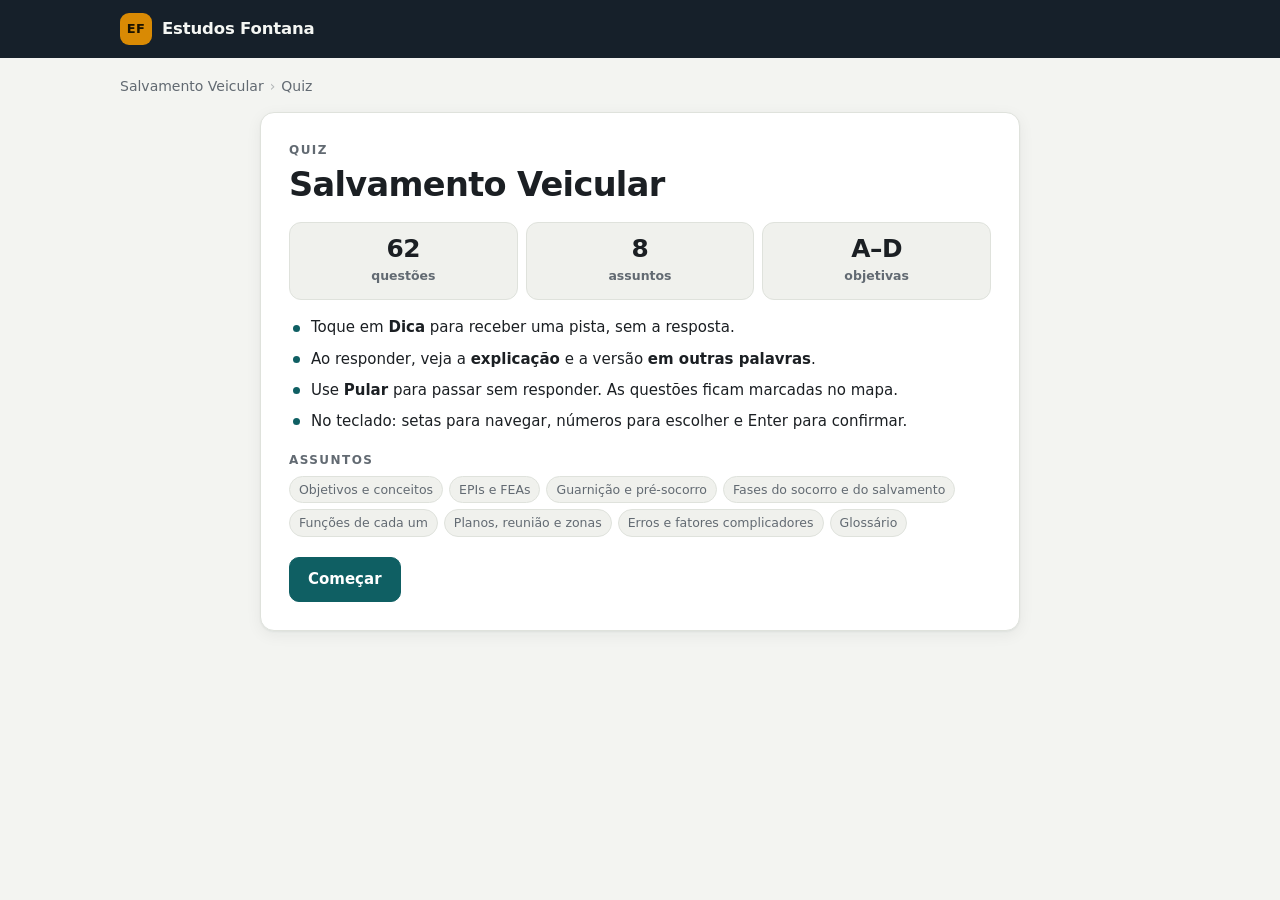
<file: offline/salvamento-veicular-quiz.html>
<!doctype html>
<html lang="pt-BR">
<head>
<meta charset="utf-8">
<meta name="viewport" content="width=device-width, initial-scale=1, viewport-fit=cover">
<title>Quiz · Salvamento Veicular · Estudos Fontana</title>
<style>
/* Estudos Fontana · estilos compartilhados
 * Paleta: fundo claro neutro, tinta grafite, cor principal petróleo, destaque âmbar.
 * Cada matéria entra com a própria cor (--cor) só em detalhes (selo, faixa, ícones). */
:root{
  --bg:#f3f4f1; --surface:#ffffff; --surface-2:#f0f1ed; --surface-3:#e6e8e3;
  --fg:#1b1f23; --muted:#626a72; --line:#dfe2dc; --line-2:#cdd2cb;
  --ink:#16202a; --ink-fg:#f4f6f3;
  --brand:#0f5f63; --brand-2:#0b4a4d; --brand-soft:#e2efee; --brand-fg:#ffffff;
  --accent:#d98a04; --accent-soft:#fdf1da;
  --info:#1d4f91; --info-soft:#e8eff9;
  --ok:#17803d; --ok-bg:#e3f4e8; --ok-line:#7cc493;
  --bad:#b42318; --bad-bg:#fdecea; --bad-line:#eea39b;
  --shadow:0 1px 2px rgba(22,32,42,.05),0 4px 16px rgba(22,32,42,.06);
  --shadow-lg:0 2px 4px rgba(22,32,42,.06),0 12px 32px rgba(22,32,42,.10);
  --radius:14px; --radius-sm:10px;
  --font:system-ui,-apple-system,"Segoe UI",Roboto,"Helvetica Neue",Arial,sans-serif;
  color-scheme: light;
}
@media (prefers-color-scheme: dark){
  :root:not([data-theme="light"]){
    --bg:#111518; --surface:#192024; --surface-2:#1f272c; --surface-3:#28323a;
    --fg:#e8ece9; --muted:#9aa5ab; --line:#2b353b; --line-2:#3a464d;
    --ink:#0b0f12; --ink-fg:#eef2ef;
    --brand:#4fb7b4; --brand-2:#6fcac6; --brand-soft:#173335; --brand-fg:#06201f;
    --accent:#f2b23a; --accent-soft:#3a2c10;
    --info:#86b3f0; --info-soft:#18263a;
    --ok:#5fd18a; --ok-bg:#12301e; --ok-line:#2f7a4a;
    --bad:#ff8a7d; --bad-bg:#3a1915; --bad-line:#8a3a30;
    --shadow:0 1px 2px rgba(0,0,0,.35),0 4px 16px rgba(0,0,0,.25);
    --shadow-lg:0 2px 4px rgba(0,0,0,.4),0 12px 32px rgba(0,0,0,.35);
    color-scheme: dark;
  }
}
:root[data-theme="dark"]{
  --bg:#111518; --surface:#192024; --surface-2:#1f272c; --surface-3:#28323a;
  --fg:#e8ece9; --muted:#9aa5ab; --line:#2b353b; --line-2:#3a464d;
  --ink:#0b0f12; --ink-fg:#eef2ef;
  --brand:#4fb7b4; --brand-2:#6fcac6; --brand-soft:#173335; --brand-fg:#06201f;
  --accent:#f2b23a; --accent-soft:#3a2c10;
  --info:#86b3f0; --info-soft:#18263a;
  --ok:#5fd18a; --ok-bg:#12301e; --ok-line:#2f7a4a;
  --bad:#ff8a7d; --bad-bg:#3a1915; --bad-line:#8a3a30;
  --shadow:0 1px 2px rgba(0,0,0,.35),0 4px 16px rgba(0,0,0,.25);
  --shadow-lg:0 2px 4px rgba(0,0,0,.4),0 12px 32px rgba(0,0,0,.35);
  color-scheme: dark;
}
*{box-sizing:border-box}
html{-webkit-text-size-adjust:100%}
body{margin:0;background:var(--bg);color:var(--fg);font:16px/1.55 var(--font);
  padding-left:max(16px,env(safe-area-inset-left,0px));padding-right:max(16px,env(safe-area-inset-right,0px));
  padding-bottom:env(safe-area-inset-bottom,0px);overflow-x:hidden;-webkit-font-smoothing:antialiased}
img{max-width:100%;height:auto}
a{color:var(--brand)}
h1,h2,h3{line-height:1.2;text-wrap:balance;margin:0 0 .5em;letter-spacing:-.01em}
h1{font-size:clamp(1.55rem,4vw,2.1rem);letter-spacing:-.02em} h2{font-size:1.2rem} h3{font-size:1.05rem}
p{margin:0 0 .9em}
.wrap{max-width:1040px;margin:0 auto;padding-top:0;padding-bottom:48px;min-width:0}

/* cabeçalho: faixa grafite de ponta a ponta */
.site-header{position:sticky;top:0;z-index:20;background:var(--ink);color:var(--ink-fg);
  padding-top:env(safe-area-inset-top,0px);
  margin-left:calc(-1*max(16px,env(safe-area-inset-left,0px)));margin-right:calc(-1*max(16px,env(safe-area-inset-right,0px)));
  padding-left:max(16px,env(safe-area-inset-left,0px));padding-right:max(16px,env(safe-area-inset-right,0px))}
/* pinta a faixa de ponta a ponta sem alargar a página */
.site-header{box-shadow:0 0 0 100vmax var(--ink);clip-path:inset(0 -100vmax)}
.site-header .in{max-width:1040px;margin:0 auto;height:58px;display:flex;align-items:center;justify-content:space-between;gap:12px}
.brand{display:flex;align-items:center;gap:10px;text-decoration:none;color:inherit;font-weight:750;letter-spacing:-.01em;min-width:0;font-size:16.5px}
.brand .logo{width:32px;height:32px;border-radius:9px;background:var(--accent);display:grid;place-items:center;color:#1b1300;font-size:13px;font-weight:850;flex:0 0 auto;letter-spacing:.02em}
.brand span{white-space:nowrap;overflow:hidden;text-overflow:ellipsis}
.nav-link{font-size:14px;color:rgba(244,246,243,.82);text-decoration:none;padding:7px 12px;border-radius:9px;border:1px solid rgba(244,246,243,.18);white-space:nowrap;font-weight:600}
.nav-link:hover{color:#fff;background:rgba(255,255,255,.08)}

/* trilha */
.crumbs{font-size:14px;color:var(--muted);margin:18px 0 14px;display:flex;flex-wrap:wrap;gap:6px;align-items:center}
.crumbs a{color:var(--muted);text-decoration:none}
.crumbs a:hover{color:var(--fg);text-decoration:underline}
.crumbs .sep{opacity:.45}

/* topo das páginas */
.hero{position:relative;background:var(--surface);border:1px solid var(--line);border-radius:var(--radius);padding:clamp(20px,4vw,34px);margin:20px 0 22px;box-shadow:var(--shadow);overflow:hidden}
.hero::before{content:"";position:absolute;left:0;top:0;right:0;height:5px;background:var(--cor,var(--brand))}
.hero h1{margin-bottom:.3em}
.hero p{margin:0;color:var(--muted);max-width:62ch}
.hero .hero-sigla{display:inline-grid;place-items:center;min-width:46px;height:46px;padding:0 10px;border-radius:12px;font-weight:850;font-size:15px;letter-spacing:.02em;
  color:var(--cor,var(--brand));background:color-mix(in srgb,var(--cor,var(--brand)) 12%,var(--surface));margin-bottom:14px}
.hero-stats{display:flex;flex-wrap:wrap;gap:8px 18px;margin-top:16px;font-size:14px;color:var(--muted)}
.hero-stats b{color:var(--fg);font-size:15px}
.eyebrow{font-size:12px;letter-spacing:.12em;text-transform:uppercase;color:var(--muted);margin:0 0 6px;font-weight:750}
.section-title{margin:28px 0 12px;font-size:1.05rem;display:flex;align-items:baseline;gap:8px}
.section-title .count{font-size:13px;color:var(--muted);font-weight:600}

/* lista de matérias */
.grid{display:grid;gap:14px;grid-template-columns:repeat(auto-fill,minmax(min(100%,300px),1fr));min-width:0}
.card{background:var(--surface);border:1px solid var(--line);border-radius:var(--radius);box-shadow:var(--shadow);padding:18px;display:flex;flex-direction:column;gap:10px;text-decoration:none;color:inherit;min-width:0;position:relative;transition:border-color .15s,box-shadow .15s,transform .15s}
a.card:hover{border-color:var(--line-2);box-shadow:var(--shadow-lg);transform:translateY(-1px)}
.card .topo{display:flex;align-items:center;gap:12px;min-width:0}
.card .sigla{flex:0 0 auto;min-width:46px;height:46px;padding:0 8px;border-radius:12px;display:grid;place-items:center;font-weight:850;font-size:14px;letter-spacing:.02em;
  color:var(--cor,var(--brand));background:color-mix(in srgb,var(--cor,var(--brand)) 12%,var(--surface));border:1px solid color-mix(in srgb,var(--cor,var(--brand)) 22%,transparent)}
.card h2,.card h3{font-size:1.06rem;margin:0;line-height:1.25}
.card p{color:var(--muted);font-size:14.5px;margin:0;line-height:1.45}
.card .seta{margin-left:auto;color:var(--muted);font-size:18px;flex:0 0 auto}
.card.embreve{opacity:.72}
.chips{display:flex;flex-wrap:wrap;gap:6px;margin-top:auto;padding-top:4px}
.chip{display:inline-flex;align-items:center;gap:6px;font-size:12.5px;font-weight:650;padding:4px 10px;border-radius:999px;background:var(--surface-2);color:var(--muted);border:1px solid var(--line)}
.chip::before{content:"";width:7px;height:7px;border-radius:50%;background:var(--line-2)}
.chip.on{background:var(--brand-soft);color:var(--brand);border-color:transparent}
.chip.on::before{background:var(--brand)}
.chip.off{opacity:.9}

/* botões */
.btns{display:flex;flex-wrap:wrap;gap:10px}
.btn{appearance:none;border:1px solid var(--line-2);background:var(--surface);color:var(--fg);font:inherit;font-weight:650;font-size:15px;padding:10px 18px;border-radius:var(--radius-sm);cursor:pointer;text-decoration:none;display:inline-flex;align-items:center;gap:8px;min-height:44px;justify-content:center;transition:background .15s,border-color .15s,filter .15s}
.btn:hover{border-color:var(--fg);background:var(--surface-2)}
.btn.primary{background:var(--brand);border-color:var(--brand);color:var(--brand-fg)}
.btn.primary:hover{background:var(--brand-2);border-color:var(--brand-2)}
.btn[disabled],.btn.disabled{opacity:.45;cursor:not-allowed;pointer-events:none}
.btn:focus-visible,.card:focus-visible,a:focus-visible,button:focus-visible{outline:3px solid var(--accent);outline-offset:2px}

.panel{background:var(--surface);border:1px solid var(--line);border-radius:var(--radius);box-shadow:var(--shadow);padding:clamp(18px,3vw,28px);min-width:0}
.muted{color:var(--muted)}
.small{font-size:14px}

/* seleção de modo na matéria */
.modos{display:grid;gap:14px;grid-template-columns:repeat(2,minmax(0,1fr))}
.mbloco{display:flex;flex-direction:column;gap:8px;min-width:0}
.mbloco .mode{flex:1}
.mode{display:flex;flex-direction:column;gap:8px;text-decoration:none;color:inherit;background:var(--surface);border:1px solid var(--line);border-radius:var(--radius);box-shadow:var(--shadow);padding:20px;min-width:0;transition:border-color .15s,box-shadow .15s}
a.mode:hover{border-color:var(--line-2);box-shadow:var(--shadow-lg)}
.mode .ico{width:44px;height:44px;border-radius:12px;display:grid;place-items:center;background:color-mix(in srgb,var(--cor,var(--brand)) 12%,var(--surface));color:var(--cor,var(--brand))}
.mode .ico svg{width:22px;height:22px}
.mode h2{margin:4px 0 0;font-size:1.15rem}
.mode p{margin:0;color:var(--muted);font-size:14.5px}
.mode .ir{margin-top:auto;padding-top:6px;font-weight:700;font-size:14.5px;color:var(--brand)}
.mode.off{opacity:.6;box-shadow:none;background:var(--surface-2)}
.btn.dl{font-size:14px;min-height:42px;padding:8px 12px;width:100%;background:transparent}

/* busca */
.busca-box{position:relative;margin:0 0 14px}
.busca-box svg{position:absolute;left:14px;top:50%;transform:translateY(-50%);width:18px;height:18px;color:var(--muted);pointer-events:none}
.busca{width:100%;box-sizing:border-box;margin:0;padding:12px 14px 12px 42px;font:inherit;font-size:16px;color:var(--fg);background:var(--surface);border:1px solid var(--line-2);border-radius:var(--radius-sm);min-width:0}
.busca::placeholder{color:var(--muted)}
.busca:focus{outline:3px solid color-mix(in srgb,var(--brand) 35%,transparent);outline-offset:0;border-color:var(--brand)}

/* resumo */
.resumo-wrap{max-width:900px;margin:0 auto}
.resumo-wrap .top{border-radius:var(--radius) var(--radius) 0 0}
.resumo-wrap .tab-wrap{overflow-x:auto}

/* ---------- telas pequenas ---------- */
@media (max-width:640px){
  .site-header .in{height:52px}
  .brand{font-size:15.5px}
  .brand .logo{width:28px;height:28px;font-size:12px}
  .nav-link{padding:6px 10px;font-size:13px}
  .hero{padding:18px;margin:14px 0 14px}
  .hero p{font-size:14.5px}
  .hero .hero-sigla{min-width:40px;height:40px;margin-bottom:10px;font-size:14px}
  .section-title{margin:18px 0 10px}
  .crumbs{margin:14px 0 10px}
  .card{padding:14px;gap:8px}
  .card .sigla{min-width:42px;height:42px;font-size:13px}
  .mode{padding:14px;gap:6px}
  .mode .ico{width:38px;height:38px}
  .mode h2{font-size:1.05rem}
  .mode p{font-size:13.5px}
}
@media (max-width:360px){ .modos{grid-template-columns:1fr} }
@media (max-height:700px){ .hero p.longo{display:none} }

/* Motor de quiz do Estudos Fontana · layout que cabe na tela (celular, tablet e computador)
 * Alternativas SEMPRE em lista vertical (A, B, C, D um embaixo do outro), em qualquer tamanho de tela. */
.progress{height:6px;background:var(--surface-3);border-radius:999px;overflow:hidden}
.progress > i{display:block;height:100%;width:0;background:var(--brand);border-radius:999px;transition:width .35s ease}

/* ---------- modo quiz: ocupa a altura da tela, só o miolo rola se faltar espaço ---------- */
body.modo-quiz{padding:0;overflow:hidden}
body.modo-quiz .wrap{padding:0;max-width:none;margin:0}
.qapp{height:100vh;height:100dvh;display:flex;flex-direction:column;background:var(--bg);padding-top:env(safe-area-inset-top,0px)}
.qhead{flex:0 0 auto;background:var(--ink);color:var(--ink-fg)}
.qhead .in{max-width:1000px;margin:0 auto;display:flex;align-items:center;gap:10px;padding:9px max(12px,env(safe-area-inset-left,0px))}
.iconbtn{flex:0 0 auto;min-width:40px;height:40px;border-radius:10px;border:1px solid rgba(244,246,243,.18);background:transparent;color:inherit;
  font:inherit;font-size:15px;font-weight:700;display:grid;place-items:center;cursor:pointer;text-decoration:none;padding:0 10px}
.iconbtn svg{width:20px;height:20px}
.iconbtn.txt{font-size:14px;padding:0 12px}
.iconbtn:hover{background:rgba(255,255,255,.08)}
.qprog{flex:1;min-width:0}
.qinfo{display:flex;justify-content:space-between;align-items:center;gap:8px;font-size:13px;margin-bottom:6px;white-space:nowrap;color:rgba(244,246,243,.75)}
.qinfo b{color:#fff;font-size:14px}
.qinfo .placar{display:flex;gap:10px}
.qinfo .placar .c{color:#7fdc9f}
.qinfo .placar .e{color:#ff9d92}
.qhead .progress{background:rgba(255,255,255,.14)}
.qhead .progress > i{background:var(--accent)}

.qmain{flex:1 1 auto;min-height:0;overflow-y:auto;overscroll-behavior:contain;padding:14px max(14px,env(safe-area-inset-left,0px)) 14px max(14px,env(safe-area-inset-right,0px))}
.qgrid{display:flex;flex-direction:column;gap:12px;min-height:100%;max-width:1000px;margin:0 auto}
.qgrid.sem-fig{max-width:760px}
.qleft,.qright{min-width:0}
.qfoot{flex:0 0 auto;background:var(--surface);border-top:1px solid var(--line)}
.qfoot .in{max-width:1000px;margin:0 auto;display:flex;gap:10px;padding:10px max(14px,env(safe-area-inset-left,0px)) calc(10px + env(safe-area-inset-bottom,0px))}
.qfoot .btn{flex:1 1 0;min-height:46px;padding:10px 12px}
.qfoot .btn.primary{flex:1.5 1 0}

/* cabeçalho da questão: assunto + botão de dica */
.qmeta{display:flex;align-items:center;justify-content:space-between;gap:10px;margin-bottom:8px}
.badge{display:inline-flex;align-items:center;gap:6px;min-width:0;font-size:11.5px;font-weight:750;letter-spacing:.06em;text-transform:uppercase;color:var(--brand)}
.badge::before{content:"";flex:0 0 auto;width:8px;height:8px;border-radius:2px;background:var(--cor,var(--brand))}
.badge.instrutor{color:#7a4a00;background:var(--accent-soft);border:1px solid color-mix(in srgb,var(--accent) 55%,var(--line));border-radius:999px;padding:3px 10px;letter-spacing:.03em}
.badge.instrutor::before{display:none}
@media (prefers-color-scheme:dark){.badge.instrutor{color:var(--accent)}}
.badge span{overflow:hidden;text-overflow:ellipsis;white-space:nowrap}
.dicabtn{flex:0 0 auto;display:inline-flex;align-items:center;gap:6px;height:32px;padding:0 12px;border-radius:999px;border:1px solid var(--line-2);background:var(--surface);color:var(--fg);
  font:inherit;font-weight:650;font-size:13.5px;cursor:pointer}
.dicabtn svg{width:16px;height:16px;color:var(--accent)}
.dicabtn:hover{border-color:var(--accent)}
.dicabtn[aria-expanded="true"]{background:var(--accent-soft);border-color:var(--accent)}

.enunc-row{display:block}
.enunc{font-size:clamp(1.05rem,2.3vw,1.28rem);font-weight:650;margin:0;line-height:1.38;letter-spacing:-.005em;text-wrap:pretty}
.dica{background:var(--accent-soft);border:1px solid color-mix(in srgb,var(--accent) 45%,var(--line));border-radius:10px;padding:9px 12px;font-size:14.5px;line-height:1.4;margin-top:10px}
.dica strong{color:color-mix(in srgb,var(--accent) 65%,var(--fg))}

/* figura: altura acompanha a tela */
.figwrap{text-align:center;margin-bottom:10px}
.figbox{background:#fff;border-radius:12px;border:1px solid var(--line);overflow:hidden;height:clamp(110px,27dvh,340px);width:100%}
.figbox svg{display:block;width:100%;height:100%}
.figbtn{font:inherit;font-size:12.5px;font-weight:650;color:var(--brand);background:none;border:0;padding:4px 2px;cursor:pointer}
@keyframes pulso{0%{opacity:.9;transform:scale(1)}100%{opacity:0;transform:scale(2.6)}}
.pulso{transform-box:fill-box;transform-origin:center;animation:pulso 1.6s ease-out infinite}

/* ---------- alternativas: lista vertical ---------- */
.opts{display:flex;flex-direction:column;gap:8px;margin:0;padding:0;list-style:none}
.opt{appearance:none;display:flex;align-items:center;gap:12px;text-align:left;width:100%;background:var(--surface);color:var(--fg);
  border:1.5px solid var(--line);border-radius:12px;padding:10px 14px 10px 10px;font:inherit;font-size:15.5px;line-height:1.38;cursor:pointer;min-height:50px;
  box-shadow:0 1px 1px rgba(22,32,42,.03);transition:border-color .12s,background .12s}
.opt:hover:not([disabled]){border-color:var(--brand);background:color-mix(in srgb,var(--brand) 4%,var(--surface))}
.opt:hover:not([disabled]) .letra{border-color:var(--brand);color:var(--brand)}
.opt:active:not([disabled]){transform:scale(.995)}
.opt .letra{flex:0 0 auto;width:30px;height:30px;border-radius:50%;background:var(--surface-2);border:1.5px solid var(--line-2);display:grid;place-items:center;
  font-weight:750;font-size:13.5px;color:var(--muted)}
.opt .txt{min-width:0;flex:1;overflow-wrap:anywhere}
.opt .marca{flex:0 0 auto;font-size:12px;font-weight:750;letter-spacing:.04em;text-transform:uppercase;white-space:nowrap}
.opt:focus-visible{outline:3px solid var(--accent);outline-offset:2px}
.opt[disabled]{cursor:default}
/* depois de responder */
.opt.certa{border-color:var(--ok);background:var(--ok-bg)}
.opt.certa .letra{background:var(--ok);border-color:var(--ok);color:#fff}
.opt.certa .marca{color:var(--ok)}
.opt.errada{border-color:var(--bad);background:var(--bad-bg)}
.opt.errada .letra{background:var(--bad);border-color:var(--bad);color:#fff}
.opt.errada .marca{color:var(--bad)}
.opt.apagada{opacity:.78;box-shadow:none}

/* feedback e explicações, abaixo das alternativas */
.fb{display:flex;align-items:center;gap:10px;padding:10px 14px;border-radius:12px;font-size:15px;line-height:1.35;font-weight:650;margin-top:12px}
.fb .ic{flex:0 0 auto;width:26px;height:26px;border-radius:50%;display:grid;place-items:center;color:#fff;font-size:14px;font-weight:800}
.fb.ok{background:var(--ok-bg);color:var(--ok)}
.fb.ok .ic{background:var(--ok)}
.fb.bad{background:var(--bad-bg);color:var(--bad)}
.fb.bad .ic{background:var(--bad)}
.fb .sub{font-weight:500;color:var(--fg)}
.tabs{display:flex;gap:4px;margin:12px 0 8px;padding:4px;background:var(--surface-3);border-radius:11px}
.tabs button{flex:1;font:inherit;font-size:14px;font-weight:650;padding:8px;border-radius:8px;border:0;background:transparent;color:var(--muted);cursor:pointer}
.tabs button[aria-selected="true"]{background:var(--surface);color:var(--fg);box-shadow:0 1px 3px rgba(22,32,42,.12)}
.exps{display:grid;gap:8px}
.exp{display:none;border-left:4px solid var(--info);background:var(--info-soft);border-radius:4px 12px 12px 4px;padding:10px 14px;margin:0}
.exp.ativo{display:block}
.exp h3{font-size:11.5px;letter-spacing:.08em;text-transform:uppercase;color:var(--info);margin:0 0 3px}
.exp p{margin:0;font-size:15px;line-height:1.5}
.exp.simples{border-left-color:var(--accent);background:var(--accent-soft)}
.exp.simples h3{color:color-mix(in srgb,var(--accent) 70%,var(--fg))}

.txtform{display:flex;gap:8px;flex-wrap:wrap}
.txtform input{flex:1 1 180px;min-width:0;font:inherit;font-size:16px;padding:11px 13px;border-radius:12px;border:1.5px solid var(--line-2);background:var(--surface);color:var(--fg)}
.txtform input:focus{outline:3px solid color-mix(in srgb,var(--brand) 35%,transparent);outline-offset:0;border-color:var(--brand)}
.txtform .btn{min-height:46px}
.fb .resp{font-weight:500;color:var(--fg)}

/* ---------- painéis sobrepostos (figura inteira, mapa) ---------- */
.ov{position:fixed;inset:0;z-index:50;background:rgba(8,12,15,.82);display:flex;flex-direction:column;align-items:center;justify-content:center;padding:16px}
.ov .fechar{min-height:40px;padding:8px 14px}
.ov .inner{width:min(100%,920px);max-height:80dvh;overflow:auto;border-radius:12px;background:#fff}
.ov .inner svg{display:block;width:100%;height:auto}
.ov .dicas{color:#cbd5e1;font-size:13px;margin-bottom:10px;text-align:center}
.ov > .fechar:only-of-type{position:absolute;top:max(12px,env(safe-area-inset-top,0px));right:12px}
.sheetbox{background:var(--surface);color:var(--fg);border-radius:16px;padding:16px;width:min(100%,560px);max-height:86dvh;overflow:auto;box-shadow:var(--shadow-lg)}
.sheethead{display:flex;align-items:center;justify-content:space-between;gap:10px;margin-bottom:12px}
.mapagrid{display:grid;grid-template-columns:repeat(auto-fill,minmax(44px,1fr));gap:6px}
.mapagrid button{height:42px;border-radius:9px;border:1.5px solid var(--line);background:var(--surface);color:var(--fg);font:inherit;font-weight:650;font-size:14px;cursor:pointer}
.mapagrid button.certo{background:var(--ok-bg);border-color:var(--ok-line);color:var(--ok)}
.mapagrid button.errado{background:var(--bad-bg);border-color:var(--bad-line);color:var(--bad)}
.mapagrid button.pulada{border-style:dashed;border-color:var(--accent)}
.mapagrid button.atual{box-shadow:0 0 0 3px var(--brand)}
.legenda{font-size:12.5px;color:var(--muted);display:flex;gap:14px;flex-wrap:wrap;margin-top:12px}
.legenda i{display:inline-block;width:10px;height:10px;border-radius:3px;margin-right:5px;vertical-align:-1px;border:1.5px solid var(--line-2)}
.legenda .l-c{background:var(--ok-bg);border-color:var(--ok-line)}
.legenda .l-e{background:var(--bad-bg);border-color:var(--bad-line)}
.legenda .l-p{border-style:dashed;border-color:var(--accent)}

/* ---------- início e resultado ---------- */
.qwrap{max-width:760px;margin:0 auto;min-width:0}
.qwrap .panel{margin-top:4px}
.stats{display:grid;grid-template-columns:repeat(3,1fr);gap:8px;margin:16px 0}
.stat{background:var(--surface-2);border:1px solid var(--line);border-radius:12px;padding:12px 10px;text-align:center;min-width:0}
.stat b{display:block;font-size:1.55rem;line-height:1.1;letter-spacing:-.02em}
.stat span{font-size:12.5px;color:var(--muted);font-weight:600}
.pct{font-size:clamp(2.6rem,9vw,3.6rem);font-weight:800;line-height:1;color:var(--brand);margin:6px 0 4px;letter-spacing:-.03em}
.assunto{margin:12px 0}
.assunto .lin{display:flex;justify-content:space-between;font-size:14px;gap:10px;margin-bottom:5px}
.assunto .lin span:last-child{color:var(--muted);white-space:nowrap}
.assunto .barra{height:8px;border-radius:999px;background:var(--surface-3);overflow:hidden}
.assunto .barra i{display:block;height:100%;background:var(--brand);border-radius:999px}
.ul-clean{margin:8px 0 0;padding:0;list-style:none;font-size:15px;display:grid;gap:8px}
.ul-clean li{position:relative;padding-left:22px}
.ul-clean li::before{content:"";position:absolute;left:4px;top:.55em;width:7px;height:7px;border-radius:50%;background:var(--brand)}
.msg{text-align:center;padding:26px 10px}
.assuntos-lista{display:flex;flex-wrap:wrap;gap:6px;margin:4px 0 0}
.assuntos-lista span{font-size:12.5px;padding:3px 9px;border-radius:999px;background:var(--surface-2);border:1px solid var(--line);color:var(--muted)}

/* ---------- tablet e computador ---------- */
@media (min-width:600px){
  .figbox{height:clamp(160px,34dvh,420px)}
  .qmain{padding:20px 24px}
  .qhead .in{padding-left:24px;padding-right:24px}
  .qfoot .in{padding-left:24px;padding-right:24px}
  .opt{font-size:16px;padding:12px 16px 12px 12px;min-height:54px}
  .qgrid.sem-fig .qleft{background:var(--surface);border:1px solid var(--line);border-radius:var(--radius);padding:18px 20px;box-shadow:var(--shadow)}
}
/* questões com figura em telas largas ou deitadas: figura à esquerda, pergunta e alternativas à direita */
@media (min-width:820px), (orientation:landscape) and (min-width:600px){
  .qgrid:not(.sem-fig){flex-direction:row;align-items:flex-start;gap:24px}
  .qgrid:not(.sem-fig) .qleft{flex:1 1 46%}
  .qgrid:not(.sem-fig) .qright{flex:1 1 54%}
  .figbox{height:clamp(150px,52dvh,520px)}
  .qmain{display:flex}
  .qgrid{width:100%;margin:auto}
}
/* telas largas mostram as duas explicações ao mesmo tempo, sem abas */
@media (min-width:1000px){
  .tabs{display:none}
  .exps{margin-top:10px}
  .exp{display:block}
}
@media (min-width:600px) and (max-width:999px) and (orientation:portrait){
  .qgrid{flex-direction:column}
  .qleft,.qright{flex:none}
}
@media (max-width:420px){
  .qfoot .btn{font-size:14px;padding:10px 8px}
  .qinfo .placar{gap:8px}
}

/* ---------- respondida: em telas que não comportam tudo, só a escolhida e a correta continuam ---------- */
/* compactação progressiva, aplicada pelo motor só quando a questão não cabe na tela. As alternativas nunca somem: só encolhem (o aluno precisa ler a certa e as outras) */
.qgrid.resp.compacta .opts{gap:4px}
.qgrid.resp.compacta .opt{min-height:34px;padding:4px 10px 4px 8px;font-size:14px;line-height:1.28}
.qgrid.resp.compacta .opt .letra{width:24px;height:24px;font-size:12px}
.qgrid.compacta .figbox{height:clamp(64px,16dvh,150px)}
.qgrid.compacta .figbtn{display:none}
.qgrid.resp.compacta2 .opt{min-height:28px;padding-top:2px;padding-bottom:2px;font-size:13.2px}
.qgrid.resp.compacta2 .figbox{height:52px}
.qgrid.compacta2:not(.resp) .figbox{height:clamp(60px,12dvh,110px)}
.qgrid.compacta2:not(.resp) .opt{min-height:36px;padding-top:3px;padding-bottom:3px}
.qgrid.compacta2:not(.resp) .opts{gap:5px}
.qgrid.compacta2:not(.resp) .dica{padding:5px 10px;font-size:13px;margin-top:6px}
.qgrid.resp.compacta3 .qmeta,.qgrid.resp.compacta3 .dica{display:none}
.qgrid.compacta3:not(.resp) .badge{visibility:hidden}
.qgrid.compacta3:not(.resp) .qmeta{margin-bottom:2px}
.qgrid.compacta3:not(.resp) .enunc{font-size:.95rem;line-height:1.3}
/* último recurso (enunciados muito longos em tela baixa): fonte e espaços menores */
.qgrid.compacta4.compacta3 .enunc{font-size:.9rem;line-height:1.26}
.qgrid.compacta4.compacta3 .opts{gap:4px}
.qgrid.compacta4.compacta3 .opt{min-height:30px;padding:3px 8px 3px 6px;font-size:12.8px;line-height:1.24;gap:8px;border-radius:9px}
.qgrid.compacta4.compacta3 .opt .letra{width:21px;height:21px;font-size:11px}
.qgrid.compacta4.compacta3 .dica{padding:4px 9px;font-size:12.5px;margin-top:4px;line-height:1.3}
.qgrid.compacta4.compacta3 .qmeta{margin-bottom:2px}
.qgrid.compacta4.compacta3 .fb{padding:4px 10px;margin-top:5px;font-size:12.8px}
.qgrid.compacta4.compacta3 .tabs{margin:5px 0 4px}
.qgrid.compacta4.compacta3 .tabs button{padding:4px}
.qgrid.compacta4.compacta3 .exp{padding:5px 10px}
.qgrid.compacta4.compacta3 .exp p{font-size:12.8px;line-height:1.32}
@media (max-width:599px){ .opt .marca{display:none} }
@media (max-height:900px) and (max-width:819px){
  .qgrid.resp .figbox{height:clamp(56px,11dvh,120px)}
  .qgrid.resp .figbtn{display:none}
}

/* ---------- telas baixas (celulares pequenos, teclado aberto) ---------- */
@media (max-height:700px){
  .qmain{padding-top:10px;padding-bottom:10px}
  .qgrid.resp .figbox{height:52px}
  .qgrid.resp .enunc{font-size:.98rem}
  .opt{min-height:44px;padding:7px 12px 7px 9px;font-size:14.5px}
  .opt .letra{width:26px;height:26px;font-size:12.5px}
  .opts{gap:6px}
  .fb{padding:8px 12px;margin-top:8px;font-size:14px}
  .tabs{margin:8px 0 6px}
  .tabs button{padding:6px}
  .exp{padding:8px 12px}
  .exp p{font-size:14.2px;line-height:1.42}
  .qgrid.sem-fig .qleft{padding:14px 16px}
}
@media (max-height:640px){
  .figbox{height:clamp(90px,22dvh,200px)}
  .qmeta{margin-bottom:6px}
  .enunc{font-size:1rem}
  .qfoot .btn{min-height:42px}
}
@media (max-width:380px) and (max-height:700px){
  .dica{font-size:13px;padding:6px 10px;margin-top:6px}
  .enunc{font-size:.97rem;line-height:1.33}
  .opt{min-height:40px;padding:5px 10px 5px 8px;font-size:14px;gap:10px}
  .exp p{font-size:13.8px}
}
/* celular deitado e telas muito baixas */
@media (max-height:500px){
  .qhead .in{padding-top:4px;padding-bottom:4px}
  .iconbtn{height:34px;min-width:34px}
  .qinfo{margin-bottom:3px}
  .qfoot .in{padding-top:6px;padding-bottom:calc(6px + env(safe-area-inset-bottom,0px))}
  .qfoot .btn{min-height:38px;padding-top:6px;padding-bottom:6px}
  .qmain{padding-top:8px;padding-bottom:8px}
  .figbox{height:clamp(80px,36dvh,200px)}
  .figbtn{display:none}
  .qmeta{margin-bottom:4px}
  .dicabtn{height:28px}
  .enunc{font-size:1rem}
  .opt{min-height:34px;padding:3px 10px 3px 7px;font-size:14px}
  .opt .letra{width:24px;height:24px;font-size:12px}
  .opts{gap:5px}
  .fb{padding:6px 10px;font-size:13.5px;margin-top:6px}
  .fb .ic{width:22px;height:22px}
  .tabs{margin:6px 0}
  .tabs button{padding:5px}
  .exp{padding:6px 10px}
  .exp p{font-size:13.8px;line-height:1.35}
  .exp h3{margin-bottom:1px}
  .txtform input,.txtform .btn{min-height:40px;padding-top:6px;padding-bottom:6px}
  .qgrid.sem-fig .qleft{padding:10px 14px}
}
/* celular deitado: enunciado à esquerda, alternativas (em lista) e explicação à direita */
@media (max-height:500px) and (min-width:600px){
  .qgrid.sem-fig{flex-direction:row;align-items:flex-start;gap:16px;max-width:none}
  .qgrid.sem-fig .qleft{flex:1 1 40%}
  .qgrid.sem-fig .qright{flex:1 1 60%}
}

</style>
</head>
<body>
<div class="wrap" id="app"></div>
<script>window.QUIZ_OFFLINE = true; window.MATERIAS = [{"id":"salvamento-veicular","nome":"Salvamento Veicular","sigla":"SV","descricao":"POP-SAR-3201.1: resumo e quiz sobre fases do salvamento, guarnições, FEAs, planos e glossário.","cor":"#0a7d2c"}];</script>
<script>
// Banco de questões: Salvamento Veicular (POP-SAR-3201.1). Baseado no resumo da matéria.
window.QUIZ_DATA = {
 "id": "salvamento-veicular",
 "titulo": "Salvamento Veicular",
 "figuras": {},
 "questoes": [
  {
   "tipo": "escolha",
   "assunto": "Objetivos e conceitos",
   "enunciado": "O que é o \"período de ouro\" no atendimento a vítimas de acidente?",
   "opcoes": [
    "Do aviso até a chegada da guarnição ao local, de até 10 minutos no ideal.",
    "Do início da extração até a entrega à equipe médica, de até 20 minutos no ideal.",
    "Do acidente até a chegada ao hospital com tratamento definitivo, de até 1 hora no ideal.",
    "Do acidente até a retirada dos curiosos da cena, de até 1 hora no ideal."
   ],
   "correta": 2,
   "resposta": "Do acidente até a chegada ao hospital com tratamento definitivo, de até 1 hora no ideal.",
   "dica": "É um tempo contado desde o acidente até um lugar específico.",
   "explicacao": "O período de ouro vai do acidente até a chegada a um hospital com equipe capaz de tratamento definitivo, e o ideal é de até 1 hora. Manter o tempo resposta dentro dele é um dos resultados esperados do POP.",
   "emOutrasPalavras": "É a corrida contra o relógio: quanto antes a vítima chega ao hospital certo, melhor, de preferência em até 1 hora."
  },
  {
   "tipo": "escolha",
   "assunto": "Objetivos e conceitos",
   "enunciado": "Qual destes é um dos resultados esperados do POP de Salvamento Veicular?",
   "opcoes": [
    "Padronizar as ações dos operadores envolvidos na ocorrência.",
    "Substituir o uso de EPIs por ferramentas hidráulicas mais modernas.",
    "Dispensar o rádio operador do acionamento das ocorrências.",
    "Eliminar a reunião entre as equipes durante o atendimento."
   ],
   "correta": 0,
   "resposta": "Padronizar as ações dos operadores envolvidos na ocorrência.",
   "dica": "Pense no que um procedimento operacional padrão quer garantir.",
   "explicacao": "O POP busca padronizar procedimentos, nomenclaturas, ações dos operadores e uso de EPIs e FEAs, melhorar a gestão de recursos, manter o tempo resposta no período de ouro e diminuir ações e situações inseguras.",
   "emOutrasPalavras": "O objetivo é todo mundo agir do mesmo jeito, com segurança e rapidez."
  },
  {
   "tipo": "escolha",
   "assunto": "Objetivos e conceitos",
   "enunciado": "O que é salvamento veicular, segundo o POP?",
   "opcoes": [
    "Regras para multar condutores que causaram acidentes graves nas vias.",
    "Combate a incêndio em veículos, com extintores e linhas manuais.",
    "Transporte de feridos leves por qualquer viatura que esteja disponível.",
    "Técnicas e táticas para localizar, acessar, estabilizar e transportar vítimas presas no veículo."
   ],
   "correta": 3,
   "resposta": "Técnicas e táticas para localizar, acessar, estabilizar e transportar vítimas presas no veículo.",
   "dica": "A definição lista quatro verbos de ação.",
   "explicacao": "O POP define o salvamento veicular como o conjunto de técnicas e táticas para localizar, acessar, estabilizar e transportar vítimas presas no veículo, seja por deformação, por lesões ou por ferragens.",
   "emOutrasPalavras": "É tirar com segurança quem ficou preso no carro: achar, chegar até a pessoa, deixar tudo firme e levá-la ao hospital."
  },
  {
   "tipo": "escolha",
   "assunto": "Objetivos e conceitos",
   "enunciado": "O carro deformou na batida e a porta não abre, mas a vítima não tem lesão. Esse caso é de encarceramento:",
   "opcoes": [
    "físico tipo I, porque as lesões do acidente impedem a saída.",
    "mecânico, porque a deformação do veículo impede a saída.",
    "físico tipo II, porque uma ferragem está em contato com o corpo.",
    "pré-hospitalar, porque ainda não houve o acesso à vítima."
   ],
   "correta": 1,
   "resposta": "mecânico, porque a deformação do veículo impede a saída.",
   "dica": "Veja se há lesão ou só o veículo deformado.",
   "explicacao": "No encarceramento mecânico, a deformação do veículo impede a saída, mesmo sem lesões. Os tipos físicos envolvem lesões da vítima.",
   "emOutrasPalavras": "O carro amassou e prendeu a pessoa, mesmo ilesa: é o mecânico."
  },
  {
   "tipo": "escolha",
   "assunto": "Objetivos e conceitos",
   "enunciado": "No encarceramento físico tipo I, o que impede a vítima de sair com autonomia?",
   "opcoes": [
    "A deformação do veículo, mesmo que ela esteja ilesa.",
    "As lesões causadas diretamente pelo acidente.",
    "Estruturas do carro em contato com o corpo, por causa do encarceramento.",
    "O travamento do cinto e das portas após a batida."
   ],
   "correta": 1,
   "resposta": "As lesões causadas diretamente pelo acidente.",
   "dica": "Aqui o problema está no corpo da vítima.",
   "explicacao": "No tipo I, as lesões diretas do acidente impedem a saída com autonomia e exigem técnicas de desencarceramento. No tipo II, o problema vem das estruturas do veículo em contato com o corpo.",
   "emOutrasPalavras": "Tipo I: a pessoa está machucada demais para sair sozinha."
  },
  {
   "tipo": "escolha",
   "assunto": "Objetivos e conceitos",
   "enunciado": "Uma ferragem do painel prende a perna da vítima. Esse encarceramento é:",
   "opcoes": [
    "físico tipo I, porque o acidente causou lesões diretas na vítima.",
    "mecânico, porque o veículo só se deformou, sem tocar na vítima.",
    "extra-hospitalar, porque ainda não foi feita a extração dela.",
    "físico tipo II, porque uma estrutura do veículo está em contato com o corpo."
   ],
   "correta": 3,
   "resposta": "físico tipo II, porque uma estrutura do veículo está em contato com o corpo.",
   "dica": "A ferragem toca o corpo da vítima.",
   "explicacao": "No tipo II, as lesões vêm do processo de encarceramento, com estruturas do veículo em contato com o corpo da vítima.",
   "emOutrasPalavras": "Se a ferragem está prendendo o corpo, é o tipo II."
  },
  {
   "tipo": "escolha",
   "assunto": "Objetivos e conceitos",
   "enunciado": "O que é \"risco aceitável\"?",
   "opcoes": [
    "Risco compatível com a atividade: operação segura é a de risco aceitável.",
    "Ausência total de risco para a guarnição durante a operação.",
    "Risco que só existe quando há incêndio no veículo sinistrado.",
    "Risco que somente o Chefe de Socorro precisa conhecer e vigiar."
   ],
   "correta": 0,
   "resposta": "Risco compatível com a atividade: operação segura é a de risco aceitável.",
   "dica": "Nenhuma operação de resgate é livre de risco.",
   "explicacao": "Risco aceitável é o compatível com a atividade. Uma operação segura é aquela em que o risco é aceitável, e o gerenciamento de riscos existe para chegar a isso.",
   "emOutrasPalavras": "Sempre há algum risco. O importante é que ele seja controlado e compatível com o trabalho."
  },
  {
   "tipo": "escolha",
   "assunto": "Objetivos e conceitos",
   "enunciado": "Ameaça, no vocabulário do POP, é:",
   "opcoes": [
    "o grau de exposição de pessoas ou bens a um perigo.",
    "o dano que já aconteceu em um acidente automobilístico.",
    "um fato ou situação que pode provocar lesões ou danos.",
    "a fase em que o risco é tornado aceitável pela guarnição."
   ],
   "correta": 2,
   "resposta": "um fato ou situação que pode provocar lesões ou danos.",
   "dica": "É algo que ainda pode causar o dano.",
   "explicacao": "A ameaça é o fato ou situação que pode provocar lesões ou danos em pessoas, propriedades ou sistemas. A vulnerabilidade mede a exposição, e o risco soma ameaça, probabilidade e vulnerabilidade.",
   "emOutrasPalavras": "Ameaça é o perigo em potencial, como um vazamento de combustível."
  },
  {
   "tipo": "escolha",
   "assunto": "EPIs e FEAs",
   "enunciado": "Quantos grupos de EPIs e de FEAs o POP prevê?",
   "opcoes": [
    "Cinco grupos de EPIs e dois grupos de FEAs.",
    "Três grupos de EPIs e quatro grupos de FEAs.",
    "Dois grupos de EPIs (resgatista e socorrista) e cinco de FEAs.",
    "Um grupo de EPIs e seis grupos de FEAs."
   ],
   "correta": 2,
   "resposta": "Dois grupos de EPIs (resgatista e socorrista) e cinco de FEAs.",
   "dica": "Os EPIs se dividem por função.",
   "explicacao": "Os EPIs são divididos em dois grupos, resgatista e socorrista. As FEAs são divididas em cinco: estabilização, equipamentos, forçamento e corte, proteção e apoio, e atendimento e extração.",
   "emOutrasPalavras": "Dois conjuntos de roupa e proteção, um para cada função, e cinco grupos de ferramentas."
  },
  {
   "tipo": "escolha",
   "assunto": "EPIs e FEAs",
   "enunciado": "Qual destes itens é EPI do resgatista?",
   "opcoes": [
    "Óculos de proteção.",
    "Alavanca Halligan.",
    "Cintas catracas.",
    "Colar cervical."
   ],
   "correta": 0,
   "resposta": "Óculos de proteção.",
   "dica": "EPI protege quem trabalha; FEA é a ferramenta.",
   "explicacao": "Capacete, óculos, máscara PFF2, lanternas, roupa de aproximação, luvas e bota protegem o resgatista. A alavanca, as cintas e o colar são FEAs.",
   "emOutrasPalavras": "Óculos protegem você. As outras são ferramentas de trabalho."
  },
  {
   "tipo": "escolha",
   "assunto": "EPIs e FEAs",
   "enunciado": "A luva de procedimento do resgatista é usada:",
   "opcoes": [
    "no lugar da luva de salvamento.",
    "somente pelo Chefe de Socorro.",
    "apenas depois de concluída a extração.",
    "por baixo da luva de salvamento."
   ],
   "correta": 3,
   "resposta": "por baixo da luva de salvamento.",
   "dica": "Pense em duas camadas de proteção.",
   "explicacao": "O POP prevê a luva de procedimento sob a luva de salvamento, como proteção adicional.",
   "emOutrasPalavras": "Uma luva fina por baixo da grossa."
  },
  {
   "tipo": "escolha",
   "assunto": "EPIs e FEAs",
   "enunciado": "Qual a proteção mínima de roupa do socorrista?",
   "opcoes": [
    "Roupa de proteção nível A, totalmente hermética.",
    "Roupa de proteção nível D, com manga comprida sempre abaixada.",
    "Camiseta e calça comuns, para ter liberdade de movimento.",
    "Roupa de aproximação com capuz aluminizado."
   ],
   "correta": 1,
   "resposta": "Roupa de proteção nível D, com manga comprida sempre abaixada.",
   "dica": "O POP indica um nível de roupa e a posição da manga.",
   "explicacao": "O socorrista usa os mesmos EPIs do resgatista, com ressalvas: no mínimo roupa de proteção nível D, com manga comprida e sempre abaixada, e ao menos dois pares de luva de procedimento.",
   "emOutrasPalavras": "Roupa nível D e manga sempre abaixada, nunca arregaçada."
  },
  {
   "tipo": "escolha",
   "assunto": "EPIs e FEAs",
   "enunciado": "Quantos pares de luva de procedimento o socorrista deve ter, no mínimo?",
   "opcoes": [
    "Um par.",
    "Dois pares.",
    "Quatro pares.",
    "Nenhum, se usar a luva de salvamento."
   ],
   "correta": 1,
   "resposta": "Dois pares.",
   "dica": "É mais de um, mas não muitos.",
   "explicacao": "O socorrista deve ter ao menos dois pares de luva de procedimento, para poder trocar durante o atendimento.",
   "emOutrasPalavras": "No mínimo dois pares, para trocar quando precisar."
  },
  {
   "tipo": "escolha",
   "assunto": "EPIs e FEAs",
   "enunciado": "Estabilizador de tração, cintas catracas e calços fazem parte de qual grupo de FEAs?",
   "opcoes": [
    "Forçamento e corte.",
    "Proteção e apoio.",
    "Atendimento e extração.",
    "Estabilização."
   ],
   "correta": 3,
   "resposta": "Estabilização.",
   "dica": "Servem para deixar o veículo firme.",
   "explicacao": "O grupo Estabilização reúne estabilizador de tração, cintas catracas, calços diversos, cunhas, malho de borracha e cabos.",
   "emOutrasPalavras": "São os itens para segurar o carro no lugar."
  },
  {
   "tipo": "escolha",
   "assunto": "EPIs e FEAs",
   "enunciado": "Quebra-vidros, corta-cinto e alavanca Halligan pertencem ao grupo de:",
   "opcoes": [
    "forçamento e corte.",
    "estabilização.",
    "proteção e apoio.",
    "atendimento e extração."
   ],
   "correta": 0,
   "resposta": "forçamento e corte.",
   "dica": "Servem para forçar, quebrar ou cortar.",
   "explicacao": "Forçamento e corte inclui corta-a-frio, alavanca Halligan, pé de cabra, quebra-vidros, corta-cinto, machadinha e serra sabre.",
   "emOutrasPalavras": "Ferramentas para abrir, quebrar e cortar."
  },
  {
   "tipo": "escolha",
   "assunto": "EPIs e FEAs",
   "enunciado": "Qual item é FEA do grupo Atendimento e extração?",
   "opcoes": [
    "Cones e fitas de isolamento.",
    "Calços escalonados.",
    "Prancha longa.",
    "Almofada pneumática."
   ],
   "correta": 2,
   "resposta": "Prancha longa.",
   "dica": "É usada para transportar a vítima.",
   "explicacao": "Atendimento e extração reúne bolsa de APH, cilindro de O₂, colar cervical, prancha curta (ou KED), prancha longa e maca.",
   "emOutrasPalavras": "Prancha, maca e colar são para cuidar e retirar a vítima."
  },
  {
   "tipo": "escolha",
   "assunto": "EPIs e FEAs",
   "enunciado": "O alargador, o cortador e o extensor fazem parte de qual grupo de FEAs?",
   "opcoes": [
    "Proteção e apoio, junto com os cones e as fitas.",
    "Estabilização, junto com as cintas e os calços.",
    "Equipamentos, junto com a moto bomba e a almofada pneumática.",
    "Atendimento e extração, junto com a maca e a prancha."
   ],
   "correta": 2,
   "resposta": "Equipamentos, junto com a moto bomba e a almofada pneumática.",
   "dica": "São as ferramentas hidráulicas do conjunto.",
   "explicacao": "O grupo Equipamentos inclui o conjunto moto bomba, as ferramentas (alargador, cortador e extensor) e a almofada pneumática.",
   "emOutrasPalavras": "São as ferramentas hidráulicas que a moto bomba aciona."
  },
  {
   "tipo": "escolha",
   "assunto": "EPIs e FEAs",
   "enunciado": "Para que servem cones e fitas de isolamento?",
   "opcoes": [
    "Sinalizar a via e isolar o local da ocorrência.",
    "Estabilizar o veículo sinistrado antes do acesso.",
    "Cortar a lataria e liberar a vítima.",
    "Imobilizar a vítima na maca durante a extração."
   ],
   "correta": 0,
   "resposta": "Sinalizar a via e isolar o local da ocorrência.",
   "dica": "São itens do grupo Proteção e apoio.",
   "explicacao": "Cones e fitas fazem parte de Proteção e apoio e servem para sinalizar a via e isolar o local, evitando novos acidentes e a entrada de curiosos.",
   "emOutrasPalavras": "Marcam a área e impedem que outras pessoas entrem ou batam na cena."
  },
  {
   "tipo": "escolha",
   "assunto": "Guarnição e pré-socorro",
   "enunciado": "Qual é a guarnição padrão do salvamento veicular?",
   "opcoes": [
    "Duas viaturas de salvamento (ABTR), sem viatura de atendimento pré-hospitalar.",
    "Uma viatura de atendimento pré-hospitalar (AA), com resgatistas e socorristas juntos.",
    "Uma viatura de salvamento (ABTR) e uma viatura de comando.",
    "Uma viatura de salvamento (ABTR) e uma de atendimento pré-hospitalar (AA)."
   ],
   "correta": 3,
   "resposta": "Uma viatura de salvamento (ABTR) e uma de atendimento pré-hospitalar (AA).",
   "dica": "Há uma viatura para resgatar e outra para atender.",
   "explicacao": "A guarnição padrão tem uma viatura ABTR, de Salvamento, e uma AA, de Atendimento Pré-Hospitalar.",
   "emOutrasPalavras": "Uma viatura tira a vítima das ferragens e a outra cuida dela."
  },
  {
   "tipo": "escolha",
   "assunto": "Guarnição e pré-socorro",
   "enunciado": "Quem compõe a guarnição da ABTR?",
   "opcoes": [
    "Condutor, Chefe de Socorro, Socorrista 1 e Socorrista 2.",
    "Condutor, Chefe de Socorro, Resgatista 1 e Resgatista 2.",
    "Condutor, dois resgatistas e dois socorristas.",
    "Chefe de Socorro, Resgatista 1 e Socorrista 1."
   ],
   "correta": 1,
   "resposta": "Condutor, Chefe de Socorro, Resgatista 1 e Resgatista 2.",
   "dica": "É a viatura do salvamento, não a do APH.",
   "explicacao": "A ABTR leva o Condutor, o Chefe de Socorro e os Resgatistas 1 e 2. Os Socorristas 1 e 2 vão na AA.",
   "emOutrasPalavras": "ABTR é o pessoal do salvamento. Socorrista vai na AA."
  },
  {
   "tipo": "escolha",
   "assunto": "Guarnição e pré-socorro",
   "enunciado": "Quem é o condutor da viatura AA?",
   "opcoes": [
    "O Socorrista 1.",
    "O Socorrista 2.",
    "O Condutor da ABTR.",
    "O Chefe de Socorro."
   ],
   "correta": 1,
   "resposta": "O Socorrista 2.",
   "dica": "A AA tem dois socorristas.",
   "explicacao": "A guarnição da AA é formada pelos Socorristas 1 e 2, e o Socorrista 2 é o condutor da viatura.",
   "emOutrasPalavras": "O Socorrista 2 dirige a AA."
  },
  {
   "tipo": "escolha",
   "assunto": "Guarnição e pré-socorro",
   "enunciado": "Ao receber a ocorrência de vítima presa em veículo sinistrado, o rádio operador deve classificá-la como:",
   "opcoes": [
    "atendimento pré-hospitalar simples, só com a AA.",
    "combate a incêndio, com autobomba e tanque.",
    "ocorrência de trânsito, apenas com sinalização da via.",
    "Salvamento Veicular, com todo o escalão de socorro."
   ],
   "correta": 3,
   "resposta": "Salvamento Veicular, com todo o escalão de socorro.",
   "dica": "Há vítima presa no veículo.",
   "explicacao": "Para o POP, vítima presa em veículo sinistrado é ocorrência de Salvamento Veicular, e o escalão de socorro completo deve ser acionado.",
   "emOutrasPalavras": "Pessoa presa no carro é salvamento veicular, com todas as viaturas."
  },
  {
   "tipo": "escolha",
   "assunto": "Guarnição e pré-socorro",
   "enunciado": "Em vias de trânsito rápido e rodovias, o rádio operador deve:",
   "opcoes": [
    "acionar o escalão completo, mesmo sem elementos de salvamento na triagem.",
    "acionar só a AA e decidir o resto depois, com a chegada ao local.",
    "esperar o chefe de socorro chegar para definir o escalão.",
    "acionar apenas a viatura de salvamento (ABTR)."
   ],
   "correta": 0,
   "resposta": "acionar o escalão completo, mesmo sem elementos de salvamento na triagem.",
   "dica": "A velocidade da via aumenta a gravidade.",
   "explicacao": "Em vias de trânsito rápido e rodovias, o escalão completo é acionado mesmo sem indícios de salvamento na triagem, porque a gravidade do acidente tende a ser maior.",
   "emOutrasPalavras": "Em pista rápida não se arrisca: manda tudo."
  },
  {
   "tipo": "escolha",
   "assunto": "Guarnição e pré-socorro",
   "enunciado": "Qual atividade faz parte do pré-socorro?",
   "opcoes": [
    "Calçar o veículo sinistrado.",
    "Fazer o feedback com as equipes.",
    "Avaliar, testar e manter os materiais conforme o manual.",
    "Estabelecer o Plano Principal."
   ],
   "correta": 2,
   "resposta": "Avaliar, testar e manter os materiais conforme o manual.",
   "dica": "É o que se faz antes de a ocorrência chegar.",
   "explicacao": "O pré-socorro inclui conferir e distribuir os recursos humanos, distribuir as funções, avaliar, testar e manter os materiais, e fazer o teste de prontidão e o treinamento operacional.",
   "emOutrasPalavras": "É a preparação: conferir equipe e material antes de o telefone tocar."
  },
  {
   "tipo": "escolha",
   "assunto": "Fases do socorro e do salvamento",
   "enunciado": "Qual a ordem correta das fases do socorro?",
   "opcoes": [
    "Aviso, deslocamento, saída, chegada, salvamento, inspeção final, regresso e feedback.",
    "Aviso, saída, deslocamento, chegada, salvamento, feedback, inspeção final e regresso.",
    "Aviso, saída, deslocamento, chegada, salvamento, inspeção final, feedback e regresso.",
    "Saída, aviso, deslocamento, chegada, inspeção final, salvamento, feedback e regresso."
   ],
   "correta": 2,
   "resposta": "Aviso, saída, deslocamento, chegada, salvamento, inspeção final, feedback e regresso.",
   "dica": "Começa com o aviso e termina com o regresso.",
   "explicacao": "As fases do socorro vão do aviso até o regresso à base: aviso, saída, deslocamento, chegada, salvamento, inspeção final, feedback e regresso.",
   "emOutrasPalavras": "Primeiro o aviso, no fim o retorno ao quartel."
  },
  {
   "tipo": "escolha",
   "assunto": "Fases do socorro e do salvamento",
   "enunciado": "Quantas são as fases do salvamento?",
   "opcoes": [
    "Seis.",
    "Cinco.",
    "Oito.",
    "Quatro."
   ],
   "correta": 0,
   "resposta": "Seis.",
   "dica": "Não confunda com as fases do socorro.",
   "explicacao": "O salvamento tem seis fases (reconhecimento, estabilização, abertura de acesso, atendimento, criação de espaço e extração). As fases do socorro, desde o aviso até o regresso, são oito.",
   "emOutrasPalavras": "Seis no salvamento. As oito são as do socorro inteiro."
  },
  {
   "tipo": "escolha",
   "assunto": "Fases do socorro e do salvamento",
   "enunciado": "Qual a ordem das seis fases do salvamento?",
   "opcoes": [
    "Reconhecimento e riscos, acesso, estabilização, atendimento, criação de espaço e extração.",
    "Estabilização, reconhecimento e riscos, acesso, atendimento, criação de espaço e extração.",
    "Reconhecimento e riscos, estabilização, atendimento, acesso, criação de espaço e extração.",
    "Reconhecimento e riscos, estabilização, acesso, atendimento, criação de espaço e extração."
   ],
   "correta": 3,
   "resposta": "Reconhecimento e riscos, estabilização, acesso, atendimento, criação de espaço e extração.",
   "dica": "Primeiro se avalia a cena, depois se firma o veículo.",
   "explicacao": "A ordem é: 1ª reconhecimento e gerenciamento de riscos, 2ª estabilização, 3ª abertura de acesso, 4ª atendimento à vítima, 5ª criação de espaço e 6ª extração.",
   "emOutrasPalavras": "Olhar a cena, firmar o carro, abrir caminho, cuidar da vítima, abrir espaço e tirar a vítima."
  },
  {
   "tipo": "escolha",
   "assunto": "Fases do socorro e do salvamento",
   "enunciado": "Qual é a primeira fase do salvamento?",
   "opcoes": [
    "Estabilização.",
    "Reconhecimento e gerenciamento de riscos.",
    "Abertura de acesso.",
    "Atendimento à vítima."
   ],
   "correta": 1,
   "resposta": "Reconhecimento e gerenciamento de riscos.",
   "dica": "Antes de agir, é preciso conhecer a cena.",
   "explicacao": "O salvamento começa pelo reconhecimento e gerenciamento de riscos, em que o Chefe faz a verificação 360º e define prioridades, palco e zonas.",
   "emOutrasPalavras": "Primeiro olha a cena e os perigos, só depois mexe no carro."
  },
  {
   "tipo": "escolha",
   "assunto": "Fases do socorro e do salvamento",
   "enunciado": "Qual é a última fase do salvamento?",
   "opcoes": [
    "Criação de espaço.",
    "Extração.",
    "Atendimento à vítima.",
    "Inspeção final."
   ],
   "correta": 1,
   "resposta": "Extração.",
   "dica": "É a retirada da vítima do veículo.",
   "explicacao": "A 6ª fase é a extração, em que a vítima é imobilizada na tábua e retirada do veículo. A inspeção final já é uma fase do socorro, depois do salvamento.",
   "emOutrasPalavras": "O salvamento termina quando a vítima sai do veículo."
  },
  {
   "tipo": "escolha",
   "assunto": "Fases do socorro e do salvamento",
   "enunciado": "Qual destes é um risco que o Chefe procura identificar no reconhecimento da cena?",
   "opcoes": [
    "Ausência de curiosos na zona fria.",
    "Vítima já extraída e entregue à equipe médica.",
    "Tábua longa já posicionada no palco de materiais.",
    "Air-bag e pré-tensionadores ainda não acionados."
   ],
   "correta": 3,
   "resposta": "Air-bag e pré-tensionadores ainda não acionados.",
   "dica": "Pense no que ainda pode disparar ou explodir.",
   "explicacao": "Entre os riscos listados estão cargas instáveis, vazamentos, bateria ativa, líquidos deslizantes, risco elétrico, air-bag, pré-tensionadores e combustível.",
   "emOutrasPalavras": "Air-bag e pré-tensionadores podem disparar de repente e machucar."
  },
  {
   "tipo": "escolha",
   "assunto": "Funções de cada um",
   "enunciado": "Na 1ª fase, onde o condutor da ABTR deve estacionar a viatura?",
   "opcoes": [
    "De forma segura, na posição de sacrifício.",
    "Colada ao veículo sinistrado, para facilitar o acesso.",
    "Dentro da zona fria, longe de qualquer tráfego.",
    "Na contramão, para dar passagem à viatura AA."
   ],
   "correta": 0,
   "resposta": "De forma segura, na posição de sacrifício.",
   "dica": "A viatura também protege a equipe.",
   "explicacao": "O condutor da ABTR estaciona de forma segura, em posição de sacrifício, protegendo a cena, e depois combate incêndio, sinaliza com cones e monta a iluminação.",
   "emOutrasPalavras": "A viatura serve de escudo para a equipe que trabalha na pista."
  },
  {
   "tipo": "escolha",
   "assunto": "Funções de cada um",
   "enunciado": "O Socorrista 1 pode tocar no veículo assim que chega?",
   "opcoes": [
    "Sim, para chegar mais rápido à vítima.",
    "Sim, desde que use as luvas de procedimento.",
    "Não, só depois da liberação do Chefe de Socorro.",
    "Só se o condutor da ABTR autorizar."
   ],
   "correta": 2,
   "resposta": "Não, só depois da liberação do Chefe de Socorro.",
   "dica": "A segurança vem antes da pressa.",
   "explicacao": "Na 1ª fase, o Socorrista 1 faz a avaliação 360º e mantém contato verbal com a vítima, mas não toca no veículo até a liberação do Chefe.",
   "emOutrasPalavras": "Antes do aval do Chefe, só olha e conversa com a vítima."
  },
  {
   "tipo": "escolha",
   "assunto": "Funções de cada um",
   "enunciado": "Quem define as estabilizações primária e secundária?",
   "opcoes": [
    "O Resgatista 1.",
    "O Socorrista 1.",
    "O Chefe de Socorro.",
    "O Condutor da ABTR."
   ],
   "correta": 2,
   "resposta": "O Chefe de Socorro.",
   "dica": "É quem controla a cena.",
   "explicacao": "Na 2ª fase, o Chefe define a estabilização primária e a secundária, verifica se os acessos estão garantidos e controla a cena. Os resgatistas estabilizam conforme o definido.",
   "emOutrasPalavras": "O Chefe decide e os resgatistas executam."
  },
  {
   "tipo": "escolha",
   "assunto": "Funções de cada um",
   "enunciado": "Quem autoriza o socorrista a entrar no veículo?",
   "opcoes": [
    "O Chefe de Socorro, depois de verificar que a cena está segura.",
    "O Resgatista 2, que trabalha pelo lado externo.",
    "O Socorrista 2, que mantém contato com a vítima.",
    "O Condutor da ABTR, que cuida da logística."
   ],
   "correta": 0,
   "resposta": "O Chefe de Socorro, depois de verificar que a cena está segura.",
   "dica": "A decisão é de quem comanda a cena.",
   "explicacao": "Na 3ª fase, o Chefe verifica a cena segura, define o ponto de acesso e autoriza a entrada. O Socorrista 1 só adentra após a autorização.",
   "emOutrasPalavras": "Só entra no carro quem o Chefe mandar."
  },
  {
   "tipo": "escolha",
   "assunto": "Funções de cada um",
   "enunciado": "Na abertura de acesso, o Resgatista 1 é quem:",
   "opcoes": [
    "avalia a vítima e informa a via de extração sugerida.",
    "convoca a reunião tripartite com as equipes.",
    "opera a moto bomba do desencarcerador.",
    "cria o acesso com segurança e faz a estabilização secundária."
   ],
   "correta": 3,
   "resposta": "cria o acesso com segurança e faz a estabilização secundária.",
   "dica": "É uma função do lado do resgate.",
   "explicacao": "O Resgatista 1 cria o acesso, faz a estabilização secundária e gerencia a bateria quando possível. O Resgatista 2 auxilia e cuida do lado externo.",
   "emOutrasPalavras": "O Resgatista 1 abre o caminho e firma o carro."
  },
  {
   "tipo": "escolha",
   "assunto": "Funções de cada um",
   "enunciado": "Quem convoca a reunião tripartite?",
   "opcoes": [
    "O Socorrista 1.",
    "O Chefe de Socorro.",
    "O Condutor da ABTR.",
    "O Resgatista 2."
   ],
   "correta": 1,
   "resposta": "O Chefe de Socorro.",
   "dica": "É quem estabelece os planos.",
   "explicacao": "Na 4ª fase, o Chefe colhe as informações do Socorrista 1, convoca a reunião tripartite e estabelece o Plano de Emergência e o Plano Principal.",
   "emOutrasPalavras": "Quem comanda chama a conversa e decide os planos."
  },
  {
   "tipo": "escolha",
   "assunto": "Funções de cada um",
   "enunciado": "Quem opera a moto bomba do desencarcerador na criação de espaço?",
   "opcoes": [
    "O Resgatista 2.",
    "O Condutor da ABTR.",
    "O Chefe de Socorro.",
    "O Socorrista 2."
   ],
   "correta": 1,
   "resposta": "O Condutor da ABTR.",
   "dica": "Ele também cuida da logística junto ao palco.",
   "explicacao": "Na 5ª fase, o condutor da ABTR cuida da logística, opera a moto bomba e revisa a estabilização.",
   "emOutrasPalavras": "O motorista cuida da bomba que dá força às ferramentas."
  },
  {
   "tipo": "escolha",
   "assunto": "Funções de cada um",
   "enunciado": "Na criação de espaço, a proteção rígida é colocada pelo Resgatista 2 entre:",
   "opcoes": [
    "a vítima e o Socorrista 2.",
    "o veículo e a zona morna.",
    "o palco de materiais e a zona quente.",
    "a ferramenta e a vítima."
   ],
   "correta": 3,
   "resposta": "a ferramenta e a vítima.",
   "dica": "Ela evita que a ferramenta machuque.",
   "explicacao": "O Resgatista 2 prepara as superfícies de corte e coloca a proteção rígida entre a ferramenta e a vítima. O Socorrista 2 usa a proteção flexível na vítima e no Socorrista 1.",
   "emOutrasPalavras": "Uma barreira dura entre a ferramenta e a pessoa."
  },
  {
   "tipo": "escolha",
   "assunto": "Funções de cada um",
   "enunciado": "Para que serve o comando PARAR na criação de espaço?",
   "opcoes": [
    "Interromper a operação quando há risco.",
    "Chamar a reunião tripartite para mudar o plano.",
    "Pedir a tábua para a extração da vítima.",
    "Avisar o COBOM de que a vítima já foi liberada."
   ],
   "correta": 0,
   "resposta": "Interromper a operação quando há risco.",
   "dica": "É um comando de segurança.",
   "explicacao": "O Socorrista 2 avalia riscos durante a criação de espaço e, se necessário, emite o comando PARAR para interromper a operação.",
   "emOutrasPalavras": "É o freio de emergência da operação."
  },
  {
   "tipo": "escolha",
   "assunto": "Funções de cada um",
   "enunciado": "Na extração, quem coordena a imobilização na tábua e a retirada do veículo?",
   "opcoes": [
    "O Chefe de Socorro.",
    "O Resgatista 1.",
    "O Socorrista 1.",
    "O Condutor da ABTR."
   ],
   "correta": 2,
   "resposta": "O Socorrista 1.",
   "dica": "O Chefe passa o comando para ele.",
   "explicacao": "Na 6ª fase, o Chefe pede a tábua, passa o comando ao Socorrista 1, que coordena a estabilização em tábua e a extração. Os demais auxiliam sob essa coordenação.",
   "emOutrasPalavras": "Na hora de retirar a vítima, quem manda é quem cuida dela."
  },
  {
   "tipo": "escolha",
   "assunto": "Funções de cada um",
   "enunciado": "Antes da extração, o Chefe confere os EPIs e determina:",
   "opcoes": [
    "colocar o colar cervical em todos os membros da equipe.",
    "trocar o capacete por lanterna de cabeça.",
    "retirar as luvas de salvamento.",
    "recolher os cones e as fitas de isolamento."
   ],
   "correta": 2,
   "resposta": "retirar as luvas de salvamento.",
   "dica": "É um ajuste para o contato com a vítima.",
   "explicacao": "Na 6ª fase, o Chefe confere os EPIs, manda retirar as luvas de salvamento e observa riscos estruturais enquanto a extração é feita.",
   "emOutrasPalavras": "Luva grossa fora, para pegar a vítima com mais cuidado."
  },
  {
   "tipo": "escolha",
   "assunto": "Planos, reunião e zonas",
   "enunciado": "Qual o objetivo do Plano Principal?",
   "opcoes": [
    "Máximo espaço para extração segura de vítima não crítica, em ângulo zero.",
    "Retirada imediata de vítima crítica, em poucos minutos.",
    "Espaço mínimo para retirada rápida de vítima que piora.",
    "Espaço só para o socorrista avaliar a vítima por dentro."
   ],
   "correta": 0,
   "resposta": "Máximo espaço para extração segura de vítima não crítica, em ângulo zero.",
   "dica": "É o plano com mais espaço e mais tempo.",
   "explicacao": "O Plano Principal dá o máximo espaço para extrair com segurança vítimas não críticas, em ângulo zero, com estabilização da coluna. A meta é de até 20 minutos.",
   "emOutrasPalavras": "É o plano calmo: abre bastante espaço para tirar a vítima do jeito mais seguro."
  },
  {
   "tipo": "escolha",
   "assunto": "Planos, reunião e zonas",
   "enunciado": "Qual a meta de tempo do Plano Principal?",
   "opcoes": [
    "Até 10 minutos.",
    "Até 1 hora.",
    "Até 5 minutos.",
    "Até 20 minutos."
   ],
   "correta": 3,
   "resposta": "Até 20 minutos.",
   "dica": "É o dobro da meta do plano emergencial.",
   "explicacao": "A meta do Plano Principal é de até 20 minutos, e a do Plano Emergencial é de até 10 minutos.",
   "emOutrasPalavras": "Plano Principal: até 20 minutos."
  },
  {
   "tipo": "escolha",
   "assunto": "Planos, reunião e zonas",
   "enunciado": "Qual a meta de tempo do Plano Emergencial?",
   "opcoes": [
    "Até 20 minutos.",
    "Até 10 minutos.",
    "Até 30 minutos.",
    "Até 2 minutos."
   ],
   "correta": 1,
   "resposta": "Até 10 minutos.",
   "dica": "É o plano mais rápido entre os dois.",
   "explicacao": "O Plano Emergencial dá espaço para retirada rápida, com meta de até 10 minutos, e o espaço é garantido antes do Plano Principal.",
   "emOutrasPalavras": "Plano Emergencial: até 10 minutos."
  },
  {
   "tipo": "escolha",
   "assunto": "Planos, reunião e zonas",
   "enunciado": "Uma vítima não crítica piora durante o desencarceramento. Qual plano dá espaço para retirá-la rapidamente?",
   "opcoes": [
    "Plano Principal.",
    "Plano Emergencial.",
    "Plano Único.",
    "Plano Preliminar."
   ],
   "correta": 1,
   "resposta": "Plano Emergencial.",
   "dica": "É o plano pensado para quem piora.",
   "explicacao": "O Plano Emergencial atende a vítima não crítica que piora, com espaço para retirada rápida. O Plano Principal é o que dá o máximo de espaço, e o Único é para vítima crítica.",
   "emOutrasPalavras": "Piorou? Usa-se o plano de retirada rápida."
  },
  {
   "tipo": "escolha",
   "assunto": "Planos, reunião e zonas",
   "enunciado": "O que é o Plano Único?",
   "opcoes": [
    "Plano em que um único resgatista atua dentro do veículo.",
    "Plano usado quando só há uma vítima no local do acidente.",
    "Plano que junta o Principal e o Emergencial em um só.",
    "Extração imediata, para vítima crítica ou risco que exige intervenção rápida."
   ],
   "correta": 3,
   "resposta": "Extração imediata, para vítima crítica ou risco que exige intervenção rápida.",
   "dica": "O nome não quer dizer apenas uma vítima.",
   "explicacao": "O Plano Único é a extração imediata, usada para vítima crítica ou para risco que exige intervenção rápida, como explosão, submersão ou instabilidade grave.",
   "emOutrasPalavras": "Quando não há tempo nenhum: tira a vítima na hora."
  },
  {
   "tipo": "escolha",
   "assunto": "Planos, reunião e zonas",
   "enunciado": "Qual dos planos tem o espaço garantido primeiro?",
   "opcoes": [
    "O Emergencial, antes do Principal.",
    "O Principal, antes do Emergencial.",
    "O Único, antes dos demais.",
    "Nenhum: são feitos ao mesmo tempo."
   ],
   "correta": 0,
   "resposta": "O Emergencial, antes do Principal.",
   "dica": "Primeiro garante o mínimo para sair rápido.",
   "explicacao": "O Chefe determina os planos na criação de espaço, e o espaço do Plano Emergencial é garantido antes de seguir para o Principal.",
   "emOutrasPalavras": "Primeiro abre o espaço mínimo para uma saída rápida, depois o espaço completo."
  },
  {
   "tipo": "escolha",
   "assunto": "Planos, reunião e zonas",
   "enunciado": "Qual situação justifica o Plano Único?",
   "opcoes": [
    "Vítima consciente e sem dor, em carro estável.",
    "Chuva forte, sem nenhum outro risco no local.",
    "Explosão iminente ou instabilidade grave do veículo.",
    "Curiosos reunidos na zona fria da ocorrência."
   ],
   "correta": 2,
   "resposta": "Explosão iminente ou instabilidade grave do veículo.",
   "dica": "É preciso intervenção rápida.",
   "explicacao": "O Plano Único é indicado quando há vítima crítica ou risco que exige intervenção rápida, como explosão, submersão ou instabilidade grave.",
   "emOutrasPalavras": "Perigo imediato pede retirada imediata."
  },
  {
   "tipo": "escolha",
   "assunto": "Planos, reunião e zonas",
   "enunciado": "Quem participa da reunião tripartite?",
   "opcoes": [
    "Chefe de Socorro, condutores das viaturas e COBOM.",
    "Chefe de Socorro, curiosos e imprensa.",
    "Chefe de Socorro, equipe médica e resgatistas.",
    "Resgatistas, condutores e comando da corporação."
   ],
   "correta": 2,
   "resposta": "Chefe de Socorro, equipe médica e resgatistas.",
   "dica": "O nome indica três grupos.",
   "explicacao": "A reunião tripartite reúne o Chefe de Socorro, a equipe médica (socorristas) e os resgatistas para definir a estratégia e os planos.",
   "emOutrasPalavras": "Chefe, socorristas e resgatistas conversam e decidem juntos."
  },
  {
   "tipo": "escolha",
   "assunto": "Planos, reunião e zonas",
   "enunciado": "Qual o tamanho da zona quente?",
   "opcoes": [
    "5 m em torno dos veículos, só com os envolvidos.",
    "10 m em torno dos veículos, com o palco de materiais.",
    "20 m em torno dos veículos, com o posto de comando.",
    "1 m em torno dos veículos, só com a vítima."
   ],
   "correta": 0,
   "resposta": "5 m em torno dos veículos, só com os envolvidos.",
   "dica": "É a área mais próxima do acidente.",
   "explicacao": "A zona quente fica a 5 m em torno dos veículos e só admite os envolvidos. A morna vem a cerca de 10 m depois e a fria é a área externa.",
   "emOutrasPalavras": "Perto do carro: só entra quem trabalha na operação."
  },
  {
   "tipo": "escolha",
   "assunto": "Planos, reunião e zonas",
   "enunciado": "Onde fica o palco de materiais?",
   "opcoes": [
    "Na zona quente.",
    "Na zona fria, com o posto de comando.",
    "Dentro do veículo sinistrado.",
    "Na zona morna."
   ],
   "correta": 3,
   "resposta": "Na zona morna.",
   "dica": "É a zona do meio.",
   "explicacao": "A zona morna, a cerca de 10 m depois da zona quente, abriga o palco de materiais, onde ficam as ferramentas e equipamentos.",
   "emOutrasPalavras": "As ferramentas ficam na zona do meio, perto, mas fora do perigo."
  },
  {
   "tipo": "escolha",
   "assunto": "Planos, reunião e zonas",
   "enunciado": "Onde ficam o posto de comando e o controle de acesso?",
   "opcoes": [
    "Na zona quente.",
    "Na zona fria.",
    "Na zona morna.",
    "No palco de materiais."
   ],
   "correta": 1,
   "resposta": "Na zona fria.",
   "dica": "É a área externa.",
   "explicacao": "A zona fria é a área externa, com posto de comando e controle de acesso, afastada do veículo.",
   "emOutrasPalavras": "O comando fica longe, na área mais segura."
  },
  {
   "tipo": "escolha",
   "assunto": "Erros e fatores complicadores",
   "enunciado": "Qual destes é um erro previsto no POP?",
   "opcoes": [
    "Informar ao COBOM a chegada das guarnições ao local.",
    "Não repassar os bens da vítima a quem de direito.",
    "Usar todos os EPIs previstos para a função.",
    "Fazer o feedback com as equipes após o retorno ao quartel."
   ],
   "correta": 1,
   "resposta": "Não repassar os bens da vítima a quem de direito.",
   "dica": "O erro é uma omissão, algo que se deixa de fazer.",
   "explicacao": "Entre os erros do POP estão não repassar os bens da vítima, não informar ao COBOM a chegada, não sinalizar a via, deixar de usar os EPIs e não fazer o feedback.",
   "emOutrasPalavras": "O erro é deixar de fazer o que o POP manda, como entregar os pertences da vítima."
  },
  {
   "tipo": "escolha",
   "assunto": "Erros e fatores complicadores",
   "enunciado": "Qual destes NÃO é um fator complicador previsto no POP?",
   "opcoes": [
    "Curiosos nas zonas quente e morna.",
    "Poste e fios da rede elétrica sobre o veículo.",
    "Baixa ou nenhuma iluminação no local.",
    "Posto de comando bem organizado na zona fria."
   ],
   "correta": 3,
   "resposta": "Posto de comando bem organizado na zona fria.",
   "dica": "Procure o que facilita, não o que atrapalha.",
   "explicacao": "São fatores complicadores: clima, tráfego, incêndio, rede elétrica, curiosos, instabilidade, vazamento de produtos perigosos, pouca luz, desgaste da equipe e topografia.",
   "emOutrasPalavras": "Posto de comando organizado ajuda, não atrapalha."
  },
  {
   "tipo": "escolha",
   "assunto": "Erros e fatores complicadores",
   "enunciado": "Quando deve ser feito o feedback com as equipes?",
   "opcoes": [
    "Depois do retorno ao quartel.",
    "Antes da chegada ao local da ocorrência.",
    "Durante a extração da vítima.",
    "Somente se houve erro na operação."
   ],
   "correta": 0,
   "resposta": "Depois do retorno ao quartel.",
   "dica": "É uma das últimas fases do socorro.",
   "explicacao": "O feedback é uma fase do socorro, depois da inspeção final. Não fazer o feedback após o retorno ao quartel é um dos erros previstos no POP.",
   "emOutrasPalavras": "Depois de tudo, a equipe se reúne para avaliar o que foi bom e o que melhorar."
  },
  {
   "tipo": "escolha",
   "assunto": "Erros e fatores complicadores",
   "enunciado": "Deixar de usar todos os EPIs previstos é:",
   "opcoes": [
    "uma prática aceita em ocorrências de risco baixo.",
    "um fator complicador da ocorrência, e não um erro.",
    "um erro previsto no POP.",
    "uma decisão que cabe ao socorrista em cada caso."
   ],
   "correta": 2,
   "resposta": "um erro previsto no POP.",
   "dica": "Segurança da guarnição não é opcional.",
   "explicacao": "O POP lista, entre as possibilidades de erro, deixar de usar todos os EPIs previstos e deixar de executar todas as etapas do procedimento.",
   "emOutrasPalavras": "EPI é obrigatório, não importa a ocorrência."
  },
  {
   "tipo": "escolha",
   "assunto": "Glossário",
   "enunciado": "A estabilização primária é a que:",
   "opcoes": [
    "mantém o veículo imóvel de forma definitiva.",
    "evita o agravamento do quadro clínico da vítima.",
    "garante acesso seguro do socorrista à vítima.",
    "calça ou amarra estruturas instáveis do veículo."
   ],
   "correta": 2,
   "resposta": "garante acesso seguro do socorrista à vítima.",
   "dica": "Vem primeiro e serve ao socorrista.",
   "explicacao": "A primária garante o acesso seguro do socorrista à vítima. A secundária a completa e mantém o veículo imóvel; a veicular calça ou amarra estruturas; a da vítima evita agravamento clínico.",
   "emOutrasPalavras": "A primeira firmada é a que deixa o socorrista chegar com segurança."
  },
  {
   "tipo": "escolha",
   "assunto": "Glossário",
   "enunciado": "A estabilização secundária:",
   "opcoes": [
    "completa a primária e mantém o veículo imóvel.",
    "garante o primeiro acesso do socorrista à vítima.",
    "evita o agravamento do quadro clínico da vítima.",
    "retira as ferragens que prendem a vítima."
   ],
   "correta": 0,
   "resposta": "completa a primária e mantém o veículo imóvel.",
   "dica": "É a continuação da primeira.",
   "explicacao": "A secundária completa a estabilização primária e mantém o veículo imóvel durante a operação.",
   "emOutrasPalavras": "Termina o trabalho de firmar o carro."
  },
  {
   "tipo": "escolha",
   "assunto": "Glossário",
   "enunciado": "Desencarcerar é:",
   "opcoes": [
    "retirar a vítima já liberada do interior do veículo.",
    "entrar no veículo para ações pré-hospitalares e estabilização.",
    "conduzir a vítima ao hospital com condições de atendê-la.",
    "movimentar ou retirar as ferragens que prendem a vítima ou impedem o acesso."
   ],
   "correta": 3,
   "resposta": "movimentar ou retirar as ferragens que prendem a vítima ou impedem o acesso.",
   "dica": "É um trabalho sobre o veículo, não sobre a vítima.",
   "explicacao": "Desencarcerar é movimentar ou retirar as ferragens que prendem a vítima ou impedem o acesso. Retirar a vítima é extração, entrar é acessar, e levar ao hospital é transportar.",
   "emOutrasPalavras": "É mexer na lataria para soltar a vítima."
  },
  {
   "tipo": "escolha",
   "assunto": "Glossário",
   "enunciado": "Acessar significa:",
   "opcoes": [
    "retirar as ferragens que prendem a vítima presa.",
    "entrar no veículo, por meios destrutivos ou não, para ações pré-hospitalares e estabilização.",
    "retirar a vítima desencarcerada do interior do veículo.",
    "chegar ao local e identificar as vítimas na cena."
   ],
   "correta": 1,
   "resposta": "entrar no veículo, por meios destrutivos ou não, para ações pré-hospitalares e estabilização.",
   "dica": "É chegar até a vítima por dentro do carro.",
   "explicacao": "Acessar é entrar no veículo, por meios destrutivos ou não, para ações pré-hospitalares e estabilização da vítima. Chegar ao local e identificar as vítimas é localizar.",
   "emOutrasPalavras": "Acessar é entrar no carro para chegar na vítima."
  },
  {
   "tipo": "escolha",
   "assunto": "Glossário",
   "enunciado": "Extração é:",
   "opcoes": [
    "a retirada das ferragens que prendem a vítima.",
    "a retirada da vítima desencarcerada do interior do veículo.",
    "a entrada no veículo por meios destrutivos ou não.",
    "a condução da vítima até o hospital adequado."
   ],
   "correta": 1,
   "resposta": "a retirada da vítima desencarcerada do interior do veículo.",
   "dica": "Acontece depois que a vítima está livre.",
   "explicacao": "Extração é a retirada da vítima desencarcerada do interior do veículo. Já o transporte é a condução rápida até um hospital com condições de atendê-la.",
   "emOutrasPalavras": "Tirar a vítima, já solta, de dentro do carro."
  },
  {
   "tipo": "escolha",
   "assunto": "Glossário",
   "enunciado": "Segundo o glossário, veículo pesado é:",
   "opcoes": [
    "carro de passeio sem reboque.",
    "veículo blindado, como o de transporte de valores.",
    "moto e bicicleta com carga.",
    "caminhão, ônibus e carro com reboque."
   ],
   "correta": 3,
   "resposta": "caminhão, ônibus e carro com reboque.",
   "dica": "O reboque conta na classificação.",
   "explicacao": "O glossário classifica como leve os carros de passeio sem reboque, como especial os blindados e como pesado os caminhões, ônibus e carros com reboque.",
   "emOutrasPalavras": "Pesado é caminhão, ônibus e até o carro puxando reboque."
  }
 ]
};

</script>
<script>
/*
 * Motor de quiz do Estudos Fontana.
 * Lê o banco carregado em window.QUIZ_DATA (ver data/*.js). Não depende do conteúdo:
 * qualquer matéria nova usa o mesmo motor, só troca o arquivo de dados.
 *
 * Formato de cada questão:
 *   tipo: "escolha" (opcoes + correta: índice) ou "texto" (aceitos: lista de respostas aceitas)
 *   assunto, enunciado, resposta (texto exibido como correta)
 *   alvo (opcional): { fig, s:[x,y], t:[x,y], vista?:[x,y,w,h] } para marcar a figura com seta
 *   dica, explicacao, emOutrasPalavras
 */
(function () {
  'use strict';

  var app = document.getElementById('app');
  var params = new URLSearchParams(location.search);
  var mId = params.get('m');
  // Modo offline: o arquivo baixado já traz tudo embutido (window.QUIZ_OFFLINE) e não tem links para o resto da plataforma.
  var OFF = !!window.QUIZ_OFFLINE;
  var M = OFF ? (window.MATERIAS || [])[0] : (mId && window.achaMateria ? window.achaMateria(mId) : null);

  var D = null;       // dados carregados
  var ordem = [];     // índices das questões em D.questoes, na ordem da rodada
  var R = {};         // resposta por índice de questão: { estado, escolha, texto }
  var dicaAberta = {};
  var pos = 0;        // posição atual em ordem
  var tela = 'inicio';
  var rodada = 0;

  function esc(s) {
    return String(s == null ? '' : s).replace(/[&<>"']/g, function (c) {
      return { '&': '&amp;', '<': '&lt;', '>': '&gt;', '"': '&quot;', "'": '&#39;' }[c];
    });
  }
  function embaralha(a) {
    a = a.slice();
    for (var i = a.length - 1; i > 0; i--) { var j = Math.floor(Math.random() * (i + 1)); var t = a[i]; a[i] = a[j]; a[j] = t; }
    // questões com `origem` (ex.: do instrutor) vão sempre para o fim, na ordem original
    var vem = function (x) { return D.questoes[x] && D.questoes[x].origem; };
    return a.filter(function (x) { return !vem(x); }).concat(a.filter(vem).sort(function (x, y) { return x - y; }));
  }

  // ---- comparação de respostas digitadas (sem acento, sem palavras de ligação)
  var STOP = ['de', 'do', 'da', 'dos', 'das', 'ou', 'em', 'com', 'tipo', 'para', 'uma', 'nos', 'nas', 'por'];
  function tokens(s) {
    return String(s).normalize('NFD').replace(/[̀-ͯ]/g, '').toLowerCase()
      .split(/[^a-z0-9]+/).filter(function (t) { return t.length >= 3 && STOP.indexOf(t) < 0; });
  }
  function aceita(entrada, aliases) {
    var inT = tokens(entrada);
    if (!inT.length) return false;
    return (aliases || []).some(function (a) {
      var at = tokens(a);
      return at.length && at.every(function (t) { return inT.indexOf(t) >= 0; });
    });
  }

  // ---- figura com seta (coordenadas da imagem original)
  function vistaDe(alvo, fig, cheia) {
    if (cheia || alvo.fig !== 'f1') return [0, 0, fig.w, fig.h];
    if (alvo.vista) return alvo.vista.slice();
    var xs = [alvo.s[0], alvo.t[0]], ys = [alvo.s[1], alvo.t[1]];
    var w = Math.max(480, Math.max.apply(null, xs) - Math.min.apply(null, xs) + 220), h = w * 0.62;
    var cx = (Math.min.apply(null, xs) + Math.max.apply(null, xs)) / 2, cy = (Math.min.apply(null, ys) + Math.max.apply(null, ys)) / 2;
    var x = Math.min(Math.max(0, cx - w / 2), fig.w - w), y = Math.min(Math.max(0, cy - h / 2), fig.h - h);
    return [x, y, w, h];
  }
  function figuraSVG(alvo, cheia) {
    var fig = D.figuras[alvo.fig];
    var v = vistaDe(alvo, fig, cheia), vx = v[0], vy = v[1], vw = v[2], vh = v[3];
    var sw = cheia ? vw / 220 : vw / 140, hl = sw * 3.4, hw = sw * 1.8;
    var sx = alvo.s[0], sy = alvo.s[1], tx = alvo.t[0], ty = alvo.t[1];
    var ux = tx - sx, uy = ty - sy, L = Math.hypot(ux, uy) || 1; ux /= L; uy /= L;
    var Lmin = vw * 0.13;
    if (L < Lmin) { sx = tx - ux * Lmin; sy = ty - uy * Lmin; }
    var m = sw * 1.5;
    sx = Math.min(vx + vw - m, Math.max(vx + m, sx)); sy = Math.min(vy + vh - m, Math.max(vy + m, sy));
    var nx = -uy, ny = ux, bx = tx - ux * hl, by = ty - uy * hl;
    var pts = tx + ',' + ty + ' ' + (bx + nx * hw) + ',' + (by + ny * hw) + ' ' + (bx - nx * hw) + ',' + (by - ny * hw);
    return '<svg viewBox="' + vx + ' ' + vy + ' ' + vw + ' ' + vh + '" xmlns="http://www.w3.org/2000/svg" role="img" aria-label="Figura com seta apontando para a peça">' +
      '<image href="' + fig.src + '" x="0" y="0" width="' + fig.w + '" height="' + fig.h + '" preserveAspectRatio="none"/>' +
      '<circle class="pulso" cx="' + tx + '" cy="' + ty + '" r="' + (sw * 1.2) + '" fill="none" stroke="#e11d48" stroke-width="' + (sw * 0.6) + '"/>' +
      '<line x1="' + sx + '" y1="' + sy + '" x2="' + bx + '" y2="' + by + '" stroke="#fff" stroke-width="' + (sw * 2.2) + '" stroke-linecap="round"/>' +
      '<polygon points="' + pts + '" fill="#fff" stroke="#fff" stroke-width="' + (sw * 1.2) + '" stroke-linejoin="round"/>' +
      '<line x1="' + sx + '" y1="' + sy + '" x2="' + bx + '" y2="' + by + '" stroke="#e11d48" stroke-width="' + sw + '" stroke-linecap="round"/>' +
      '<polygon points="' + pts + '" fill="#e11d48"/>' +
      '<circle cx="' + sx + '" cy="' + sy + '" r="' + (sw * 0.9) + '" fill="#e11d48" stroke="#fff" stroke-width="' + (sw * 0.4) + '"/>' +
      '</svg>';
  }
  function abrirFigura(alvo) {
    var ov = document.createElement('div');
    ov.className = 'ov';
    ov.setAttribute('role', 'dialog');
    ov.setAttribute('aria-modal', 'true');
    ov.innerHTML = '<div class="dicas">Figura inteira. Role para ver os detalhes.</div>' +
      '<button class="btn fechar" type="button">Fechar ✕</button><div class="inner">' + figuraSVG(alvo, true) + '</div>';
    function fecha() { ov.remove(); document.removeEventListener('keydown', tecla); }
    function tecla(e) { if (e.key === 'Escape') fecha(); }
    ov.querySelector('.fechar').addEventListener('click', fecha);
    ov.addEventListener('click', function (e) { if (e.target === ov) fecha(); });
    document.addEventListener('keydown', tecla);
    document.body.appendChild(ov);
    ov.querySelector('.fechar').focus();
  }

  // ---- estado
  function novaRodada(indices) {
    R = {};
    dicaAberta = {};
    ordem = indices.slice();
    pos = 0;
    rodada++;
  }
  function estadoDe(di) { return (R[di] && R[di].estado) || 'pendente'; }
  function respondida(di) { var e = estadoDe(di); return e === 'certo' || e === 'errado'; }
  function contagem() {
    var c = { certo: 0, errado: 0, pulada: 0, pendente: 0 };
    ordem.forEach(function (di) { c[estadoDe(di)]++; });
    return c;
  }

  // ---- telas
  function tituloQuiz() { return D ? D.titulo : (M ? M.nome : 'Quiz'); }
  function cabecalho(extra) {
    var crumb = OFF
      ? '<span>' + esc(M.nome) + '</span><span class="sep">›</span><span>Quiz</span>'
      : M
      ? '<a href="index.html">Início</a><span class="sep">›</span><a href="materia.html?m=' + encodeURIComponent(M.id) + '">' + esc(M.nome) + '</a><span class="sep">›</span><span>Quiz</span>'
      : '<a href="index.html">Início</a><span class="sep">›</span><span>Quiz</span>';
    return '<header class="site-header"><div class="in">' +
      (OFF ? '<span class="brand"><span class="logo">EF</span><span>Estudos Fontana</span></span>'
           : '<a class="brand" href="index.html"><span class="logo">EF</span><span>Estudos Fontana</span></a>') +
      (OFF ? '' : (extra || '<a class="nav-link" href="index.html">Todas as matérias</a>')) +
      '</div></header>' +
      '<nav class="crumbs" aria-label="Trilha">' + crumb + '</nav>';
  }

  function telaInicio() {
    var escolha = D.questoes.filter(function (q) { return q.tipo === 'escolha'; }).length;
    var texto = D.questoes.length - escolha;
    var nomesAssuntos = [];
    D.questoes.forEach(function (q) { if (q.assunto && nomesAssuntos.indexOf(q.assunto) < 0) nomesAssuntos.push(q.assunto); });
    app.innerHTML = cabecalho() +
      '<div class="qwrap"><section class="panel">' +
      '<p class="eyebrow">Quiz</p>' +
      '<h1>' + esc(D.titulo) + '</h1>' +
      '<div class="stats">' +
        '<div class="stat"><b>' + D.questoes.length + '</b><span>questões</span></div>' +
        '<div class="stat"><b>' + nomesAssuntos.length + '</b><span>assuntos</span></div>' +
        (texto
          ? '<div class="stat"><b>' + texto + '</b><span>para digitar</span></div>'
          : '<div class="stat"><b>A–D</b><span>objetivas</span></div>') +
      '</div>' +
      '<ul class="ul-clean">' +
        '<li>Toque em <b>Dica</b> para receber uma pista, sem a resposta.</li>' +
        '<li>Ao responder, veja a <b>explicação</b> e a versão <b>em outras palavras</b>.</li>' +
        '<li>Use <b>Pular</b> para passar sem responder. As questões ficam marcadas no mapa.</li>' +
        '<li>No teclado: setas para navegar, números para escolher e Enter para confirmar.</li>' +
      '</ul>' +
      (nomesAssuntos.length > 1 ? '<p class="eyebrow" style="margin-top:18px">Assuntos</p><div class="assuntos-lista">' +
        nomesAssuntos.map(function (a) { return '<span>' + esc(a) + '</span>'; }).join('') + '</div>' : '') +
      '<div class="btns" style="margin-top:20px"><button class="btn primary" id="comecar" type="button">Começar</button>' +
      (M && !OFF ? '<a class="btn" href="materia.html?m=' + encodeURIComponent(M.id) + '">Voltar à matéria</a>' : '') +
      (M && !OFF && M.quizOffline ? '<a class="btn" href="' + M.quizOffline + '" download>↓ Baixar quiz (.html)</a>' : '') + '</div>' +
      '</section></div>';
    document.getElementById('comecar').addEventListener('click', function () {
      novaRodada(embaralha(D.questoes.map(function (_, i) { return i; })));
      tela = 'quiz';
      render();
    });
  }

  var abas = {};      // aba de explicação aberta por questão ("exp" ou "simples")

  function feedbackHTML(di) {
    var q = D.questoes[di], r = R[di];
    var aba = abas[di] || 'exp';
    var h = '';
    var letraCerta = q.tipo === 'escolha' ? String.fromCharCode(65 + q.correta) : '';
    if (r.estado === 'certo') {
      h += '<div class="fb ok"><span class="ic">✓</span><span>Resposta correta!' +
        (q.tipo === 'escolha' ? '' : ' <span class="sub">' + esc(q.resposta) + '</span>') + '</span></div>';
    } else if (q.tipo === 'escolha') {
      h += '<div class="fb bad"><span class="ic">✗</span><span>Resposta incorreta. <span class="sub">Você marcou <b>' + String.fromCharCode(65 + r.escolha) +
        '</b>; a correta é a <b>' + letraCerta + '</b>.</span></span></div>';
    } else {
      h += '<div class="fb bad"><span class="ic">✗</span><span>Resposta incorreta.' +
        '<span class="resp" style="display:block">Você respondeu: ' + esc(r.texto) + '</span>' +
        '<span class="resp" style="display:block">Correta: <b>' + esc(q.resposta) + '</b></span></span></div>';
    }
    h += '<div class="tabs" role="tablist">' +
      '<button type="button" role="tab" data-aba="exp" aria-selected="' + (aba === 'exp') + '">Explicação</button>' +
      '<button type="button" role="tab" data-aba="simples" aria-selected="' + (aba === 'simples') + '">Em outras palavras</button></div>';
    h += '<div class="exps">';
    h += '<div class="exp painel' + (aba === 'exp' ? ' ativo' : '') + '" data-painel="exp"><h3>Explicação</h3><p>' + esc(q.explicacao) + '</p></div>';
    h += '<div class="exp simples painel' + (aba === 'simples' ? ' ativo' : '') + '" data-painel="simples"><h3>Em outras palavras</h3><p>' + esc(q.emOutrasPalavras) + '</p></div>';
    return h + '</div>';
  }

  function opcoesHTML(di) {
    var q = D.questoes[di], r = R[di], resp = respondida(di);
    var h = '<ol class="opts" aria-label="Alternativas">';
    q.opcoes.forEach(function (op, i) {
      var cls = 'opt', marca = '';
      if (resp) {
        if (i === q.correta) { cls += ' certa'; marca = '<span class="marca">Correta</span>'; }
        else if (i === r.escolha) { cls += ' errada'; marca = '<span class="marca">Sua resposta</span>'; }
        else cls += ' apagada';
      }
      h += '<li' + (cls.indexOf('apagada') >= 0 ? ' class="apagada"' : cls.indexOf('errada') >= 0 ? ' class="errada"' : '') + '><button class="' + cls + '" type="button" data-op="' + i + '"' + (resp ? ' disabled' : '') + '>' +
        '<span class="letra">' + (resp && i === q.correta ? '✓' : resp && i === r.escolha ? '✗' : String.fromCharCode(65 + i)) + '</span>' +
        '<span class="txt">' + esc(op) + '</span>' + marca + '</button></li>';
    });
    return h + '</ol>';
  }

  function respostaHTML(di) {
    var q = D.questoes[di];
    if (q.tipo === 'escolha') return opcoesHTML(di) + (respondida(di) ? feedbackHTML(di) : '');
    if (respondida(di)) return feedbackHTML(di);
    return '<form class="txtform" id="formtexto" autocomplete="off"><input id="entrada" type="text" placeholder="Digite o nome da peça" ' +
      'aria-label="Resposta" autocapitalize="sentences" spellcheck="false" enterkeyhint="done">' +
      '<button class="btn primary" type="submit">Confirmar</button></form>';
  }

  function quizHTML(di) {
    var q = D.questoes[di];
    var resp = respondida(di);
    var total = ordem.length, ultima = pos === total - 1;
    var h = '<div class="qgrid' + (resp ? ' resp' : '') + (q.alvo ? '' : ' sem-fig') + '"><section class="qleft">';
    var ICO_DICA = '<svg viewBox="0 0 24 24" fill="none" stroke="currentColor" stroke-width="2" stroke-linecap="round" stroke-linejoin="round" aria-hidden="true"><path d="M9 18h6M10 21h4"/><path d="M12 3a6 6 0 0 0-3.5 10.9c.6.4 1 1.1 1 1.9V16h5v-.2c0-.8.4-1.5 1-1.9A6 6 0 0 0 12 3z"/></svg>';
    h += '<div class="qmeta"><span class="badge' + (q.origem ? ' instrutor' : '') + '"><span>' + esc(q.assunto) + '</span></span>' +
      '<button class="dicabtn" type="button" aria-label="Mostrar dica" aria-expanded="' + (dicaAberta[di] ? 'true' : 'false') + '" data-dica="' + di + '">' + ICO_DICA + 'Dica</button></div>';
    if (q.alvo) {
      h += '<div class="figwrap"><div class="figbox ' + (q.alvo.fig === 'f1' ? 'grande' : 'pequena') + '">' + figuraSVG(q.alvo, false) + '</div>' +
        '<button class="figbtn" type="button" data-ampliar="' + di + '">🔍 Ver figura inteira</button></div>';
    }
    h += '<h2 class="enunc">' + esc(q.enunciado) + '</h2>';
    h += '<div class="dica" id="dica-' + di + '"' + (dicaAberta[di] ? '' : ' hidden') + '><strong>Dica:</strong> ' + esc(q.dica) + '</div>';
    h += '</section><section class="qright" aria-live="polite">' + respostaHTML(di) + '</section></div>';
    return h;
  }

  function rodapeHTML() {
    var di = ordem[pos], resp = respondida(di), ultima = pos === ordem.length - 1;
    return '<div class="in"><button class="btn" type="button" id="ant"' + (pos === 0 ? ' disabled' : '') + '>← Anterior</button>' +
      (resp
        ? '<button class="btn primary" type="button" id="prox">' + (ultima ? 'Ver resultado' : 'Próxima →') + '</button>'
        : '<button class="btn" type="button" id="pular">' + (ultima ? 'Pular e finalizar' : 'Pular →') + '</button>') + '</div>';
  }

  function telaQuiz() {
    var c = contagem(), total = ordem.length;
    var feitas = c.certo + c.errado;
    var pct = total ? Math.round(feitas / total * 100) : 0;
    var voltar = M ? 'materia.html?m=' + encodeURIComponent(M.id) : 'index.html';
    var SVG = function (d) { return '<svg viewBox="0 0 24 24" fill="none" stroke="currentColor" stroke-width="2" stroke-linecap="round" stroke-linejoin="round" aria-hidden="true">' + d + '</svg>'; };
    var icoVoltar = SVG('<path d="M15 18l-6-6 6-6"/>');
    var icoMapa = SVG('<rect x="3" y="3" width="7" height="7" rx="1.5"/><rect x="14" y="3" width="7" height="7" rx="1.5"/><rect x="3" y="14" width="7" height="7" rx="1.5"/><rect x="14" y="14" width="7" height="7" rx="1.5"/>');
    app.innerHTML =
      '<div class="qapp"' + (M && M.cor ? ' style="--cor:' + esc(M.cor) + '"' : '') + '>' +
      '<header class="qhead"><div class="in">' +
        (OFF ? '<button class="iconbtn" type="button" id="sair" aria-label="Voltar ao início do quiz">' + icoVoltar + '</button>'
             : '<a class="iconbtn" href="' + voltar + '" aria-label="Sair do quiz">' + icoVoltar + '</a>') +
        '<div class="qprog"><div class="qinfo"><span><b>Questão ' + (pos + 1) + '</b> de ' + total + '</span>' +
        '<span class="placar"><span class="c">✓ ' + c.certo + '</span><span class="e">✗ ' + c.errado + '</span></span></div>' +
        '<div class="progress" aria-hidden="true"><i style="width:' + pct + '%"></i></div></div>' +
        '<button class="iconbtn" type="button" id="abrirmapa" aria-label="Mapa de questões">' + icoMapa + '</button>' +
        '<button class="iconbtn txt" type="button" id="finalizar">Encerrar</button>' +
      '</div></header>' +
      '<main class="qmain" id="qmain">' + quizHTML(ordem[pos]) + '</main>' +
      '<footer class="qfoot" id="qfoot">' + rodapeHTML() + '</footer>' +
      '</div>';
    ligaEventosQuiz();
    var m = document.getElementById('qmain'); if (m) m.scrollTop = 0;
    compacta();
  }

  // se a questão não cabe na tela (dica aberta, explicação longa), aperta o layout em etapas.
  // Respondida: as alternativas erradas ficam esmaecidas, mas nunca somem; se faltar altura, encolhem e a tela rola.
  function compacta() {
    var m = document.getElementById('qmain'), g = m && m.querySelector('.qgrid');
    if (!g) return;
    var niveis = ['compacta', 'compacta2', 'compacta3', 'compacta4'];
    niveis.forEach(function (c) { g.classList.remove(c); });
    for (var i = 0; i < niveis.length && m.scrollHeight > m.clientHeight + 1; i++) g.classList.add(niveis[i]);
  }
  var tReset;
  window.addEventListener('resize', function () { clearTimeout(tReset); tReset = setTimeout(compacta, 120); });

  function abrirMapa() {
    var ov = document.createElement('div');
    ov.className = 'ov sheet';
    ov.setAttribute('role', 'dialog'); ov.setAttribute('aria-modal', 'true'); ov.setAttribute('aria-label', 'Mapa de questões');
    var g = '';
    ordem.forEach(function (di, k) {
      g += '<button type="button" data-ir="' + k + '" class="' + estadoDe(di) + (k === pos ? ' atual' : '') + '" aria-label="Questão ' + (k + 1) + '">' + (k + 1) + '</button>';
    });
    ov.innerHTML = '<div class="sheetbox"><div class="sheethead"><b>Mapa de questões</b><button class="btn fechar" type="button">Fechar ✕</button></div>' +
      '<div class="mapagrid">' + g + '</div>' +
      '<div class="legenda"><span><i class="l-c"></i>acerto</span><span><i class="l-e"></i>erro</span><span><i class="l-p"></i>pulada</span><span><i></i>pendente</span></div></div>';
    function fecha() { ov.remove(); document.removeEventListener('keydown', tecla); }
    function tecla(e) { if (e.key === 'Escape') fecha(); }
    ov.querySelector('.fechar').addEventListener('click', fecha);
    ov.addEventListener('click', function (e) { if (e.target === ov) fecha(); });
    ov.querySelectorAll('[data-ir]').forEach(function (b) {
      b.addEventListener('click', function () { pos = parseInt(b.getAttribute('data-ir'), 10); fecha(); render(); });
    });
    document.addEventListener('keydown', tecla);
    document.body.appendChild(ov);
    ov.querySelector('.fechar').focus();
  }

  function ligaEventosQuiz() {
    app.querySelectorAll('[data-op]').forEach(function (b) {
      b.addEventListener('click', function () { escolhe(parseInt(b.getAttribute('data-op'), 10)); });
    });
    var form = document.getElementById('formtexto');
    if (form) form.addEventListener('submit', function (e) {
      e.preventDefault();
      var v = document.getElementById('entrada').value;
      if (!v.trim()) { document.getElementById('entrada').focus(); return; }
      respondeTexto(v);
    });
    var pular = document.getElementById('pular');
    if (pular) pular.addEventListener('click', pulaQuestao);
    var prox = document.getElementById('prox');
    if (prox) prox.addEventListener('click', proxima);
    var ant = document.getElementById('ant');
    if (ant) ant.addEventListener('click', anterior);
    document.getElementById('finalizar').addEventListener('click', mostraResultado);
    var sair = document.getElementById('sair');
    if (sair) sair.addEventListener('click', function () { tela = 'inicio'; render(); });
    document.getElementById('abrirmapa').addEventListener('click', abrirMapa);
    app.querySelectorAll('[data-dica]').forEach(function (b) {
      b.addEventListener('click', function () {
        var k = parseInt(b.getAttribute('data-dica'), 10);
        dicaAberta[k] = !dicaAberta[k];
        b.setAttribute('aria-expanded', dicaAberta[k] ? 'true' : 'false');
        var box = document.getElementById('dica-' + k);
        if (box) box.hidden = !dicaAberta[k];
        compacta();
      });
    });
    app.querySelectorAll('[data-ampliar]').forEach(function (b) {
      b.addEventListener('click', function () { abrirFigura(D.questoes[parseInt(b.getAttribute('data-ampliar'), 10)].alvo); });
    });
    app.querySelectorAll('[data-aba]').forEach(function (b) {
      b.addEventListener('click', function () {
        var di = ordem[pos], a = b.getAttribute('data-aba');
        abas[di] = a;
        app.querySelectorAll('[data-aba]').forEach(function (x) { x.setAttribute('aria-selected', String(x.getAttribute('data-aba') === a)); });
        app.querySelectorAll('[data-painel]').forEach(function (x) { x.classList.toggle('ativo', x.getAttribute('data-painel') === a); });
        compacta();
      });
    });
    var entrada = document.getElementById('entrada');
    if (entrada) entrada.focus({ preventScroll: true });
  }

  function escolhe(i) {
    var di = ordem[pos];
    var q = D.questoes[di];
    if (respondida(di)) return;
    var certo = i === q.correta;
    R[di] = { estado: certo ? 'certo' : 'errado', escolha: i, texto: '' };
    render();
  }
  function respondeTexto(v) {
    var di = ordem[pos];
    var q = D.questoes[di];
    if (respondida(di)) return;
    var certo = aceita(v, q.aceitos);
    R[di] = { estado: certo ? 'certo' : 'errado', escolha: -1, texto: v };
    render();
  }
  function pulaQuestao() {
    var di = ordem[pos];
    if (!respondida(di)) R[di] = { estado: 'pulada', escolha: -1, texto: '' };
    proxima();
  }
  function proxima() {
    if (pos < ordem.length - 1) { pos++; render(); }
    else mostraResultado();
  }
  function anterior() {
    if (pos > 0) { pos--; render(); }
  }

  function mostraResultado() {
    tela = 'resultado';
    document.body.classList.remove('modo-quiz');
    var c = contagem(), total = ordem.length;
    var pct = total ? Math.round(c.certo / total * 100) : 0;
    var msg = pct >= 80 ? 'Muito bem! Seu domínio está forte.' : pct >= 60 ? 'Bom caminho. Revise os erros com as explicações.' : 'Vale revisar com calma. Use as explicações para entender cada ponto.';
    // desempenho por assunto
    var grupos = {};
    ordem.forEach(function (di) {
      var a = D.questoes[di].assunto;
      grupos[a] = grupos[a] || { total: 0, certo: 0 };
      grupos[a].total++;
      if (estadoDe(di) === 'certo') grupos[a].certo++;
    });
    var assuntos = Object.keys(grupos).map(function (a) {
      var g = grupos[a], p = g.total ? Math.round(g.certo / g.total * 100) : 0;
      return '<div class="assunto"><div class="lin"><span>' + esc(a) + '</span><span>' + g.certo + ' de ' + g.total + '</span></div>' +
        '<div class="barra"><i style="width:' + p + '%"></i></div></div>';
    }).join('');
    var erros = c.errado + c.pulada;
    app.innerHTML = cabecalho() +
      '<div class="qwrap"><section class="panel" style="text-align:center">' +
      '<p class="eyebrow">Resultado</p>' +
      '<div class="pct">' + pct + '%</div>' +
      '<p style="margin:0 0 6px"><b>Você acertou ' + c.certo + ' de ' + total + '.</b></p>' +
      '<p class="muted" style="margin:0 auto;max-width:48ch">' + msg + '</p>' +
      '<div class="stats" style="margin-top:18px">' +
        '<div class="stat"><b style="color:var(--ok)">' + c.certo + '</b><span>acertos</span></div>' +
        '<div class="stat"><b style="color:var(--bad)">' + c.errado + '</b><span>erros</span></div>' +
        '<div class="stat"><b>' + c.pulada + '</b><span>puladas</span></div>' +
      '</div>' +
      '<div style="text-align:left;margin-top:8px">' + assuntos + '</div>' +
      '<div class="btns" style="justify-content:center;margin-top:18px">' +
        '<button class="btn primary" type="button" id="refazer">Refazer quiz</button>' +
        (erros ? '<button class="btn" type="button" id="revisar">Revisar erros e puladas (' + erros + ')</button>' : '') +
        (M && !OFF ? '<a class="btn" href="materia.html?m=' + encodeURIComponent(M.id) + '">Voltar à matéria</a>' : '') +
      '</div>' +
      '</section></div>';
    document.getElementById('refazer').addEventListener('click', function () {
      novaRodada(embaralha(D.questoes.map(function (_, i) { return i; })));
      tela = 'quiz'; render();
    });
    var rev = document.getElementById('revisar');
    if (rev) rev.addEventListener('click', function () {
      var ruins = ordem.filter(function (di) { return estadoDe(di) !== 'certo'; });
      novaRodada(embaralha(ruins));
      tela = 'quiz'; render();
    });
  }

  function render() {
    document.body.classList.toggle('modo-quiz', tela === 'quiz');
    if (tela === 'inicio') telaInicio();
    else if (tela === 'quiz') telaQuiz();
    else if (tela === 'resultado') mostraResultado();
  }

  // ---- teclado (fora de campos de texto)
  document.addEventListener('keydown', function (e) {
    if (tela !== 'quiz' || document.querySelector('.ov')) return;
    var ativo = document.activeElement;
    if (ativo && (ativo.tagName === 'INPUT' || ativo.tagName === 'TEXTAREA')) return;
    var di = ordem[pos];
    if (e.key === 'ArrowRight') { proxima(); }
    else if (e.key === 'ArrowLeft') { anterior(); }
    else if (/^[1-4]$/.test(e.key) && di !== undefined && D.questoes[di].tipo === 'escolha') {
      var op = app.querySelector('[data-op="' + (parseInt(e.key, 10) - 1) + '"]');
      if (op && !op.disabled) escolhe(parseInt(e.key, 10) - 1);
    }
    else if (e.key === 'Enter' && respondida(di)) { proxima(); }
  });

  // ---- carregamento
  function semQuiz(texto) {
    app.innerHTML = cabecalho() + '<div class="qwrap"><section class="panel msg">' +
      '<h1>' + esc(texto) + '</h1><p class="muted">Volte à matéria para ver as opções disponíveis.</p>' +
      '<div class="btns" style="justify-content:center"><a class="btn primary" href="' + (M ? 'materia.html?m=' + encodeURIComponent(M.id) : 'index.html') + '">Voltar</a></div></section></div>';
  }

  if (!M) { semQuiz('Matéria não encontrada'); return; }
  if (OFF && window.QUIZ_DATA) { D = window.QUIZ_DATA; tela = 'inicio'; render(); return; }
  document.title = 'Quiz · ' + M.nome + ' · Estudos Fontana';
  if (!M.quiz) { semQuiz('Quiz em breve'); return; }

  app.innerHTML = cabecalho() + '<div class="qwrap"><div class="panel msg"><p class="muted">Carregando quiz…</p></div></div>';
  var s = document.createElement('script');
  s.src = M.quiz;
  s.onload = function () {
    if (!window.QUIZ_DATA || !window.QUIZ_DATA.questoes || !window.QUIZ_DATA.questoes.length) { semQuiz('Quiz indisponível'); return; }
    D = window.QUIZ_DATA;
    tela = 'inicio';
    render();
  };
  s.onerror = function () { semQuiz('Não foi possível carregar o quiz'); };
  document.head.appendChild(s);
})();

</script>
</body>
</html>
</file>
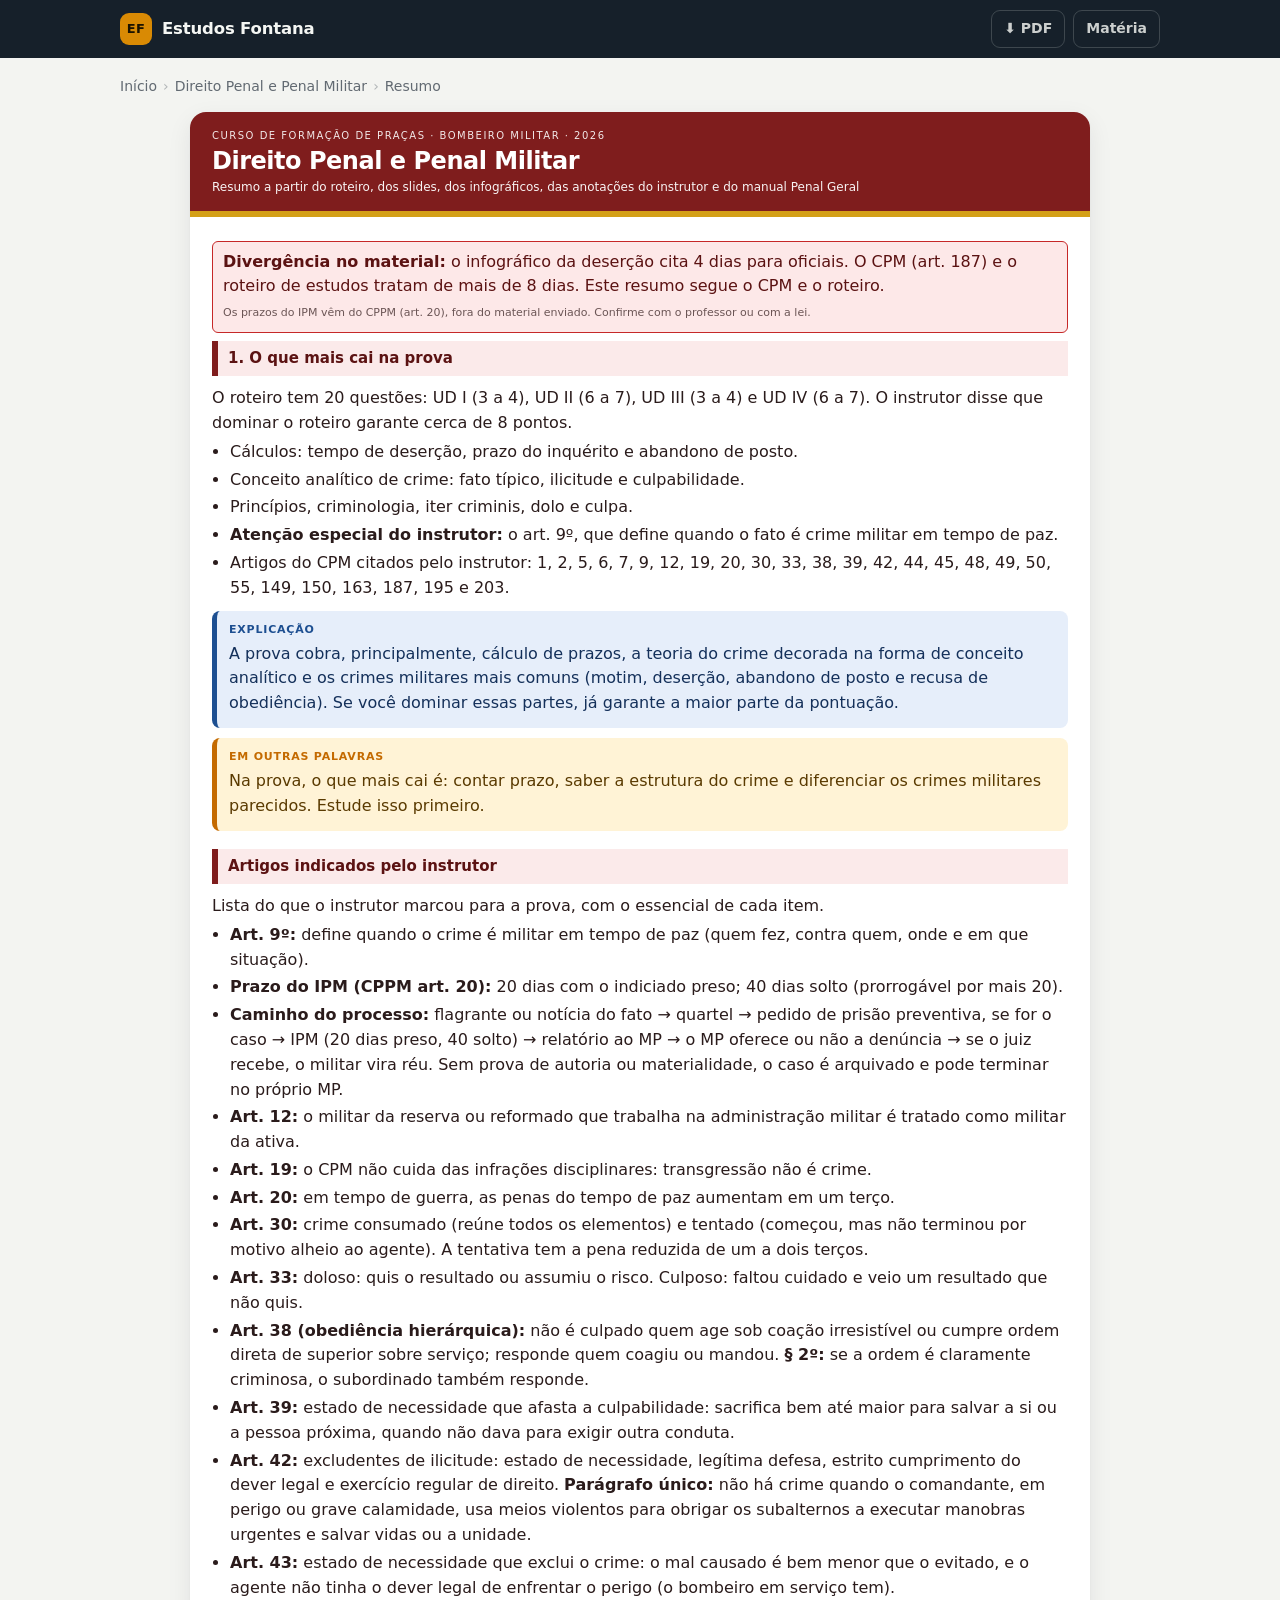
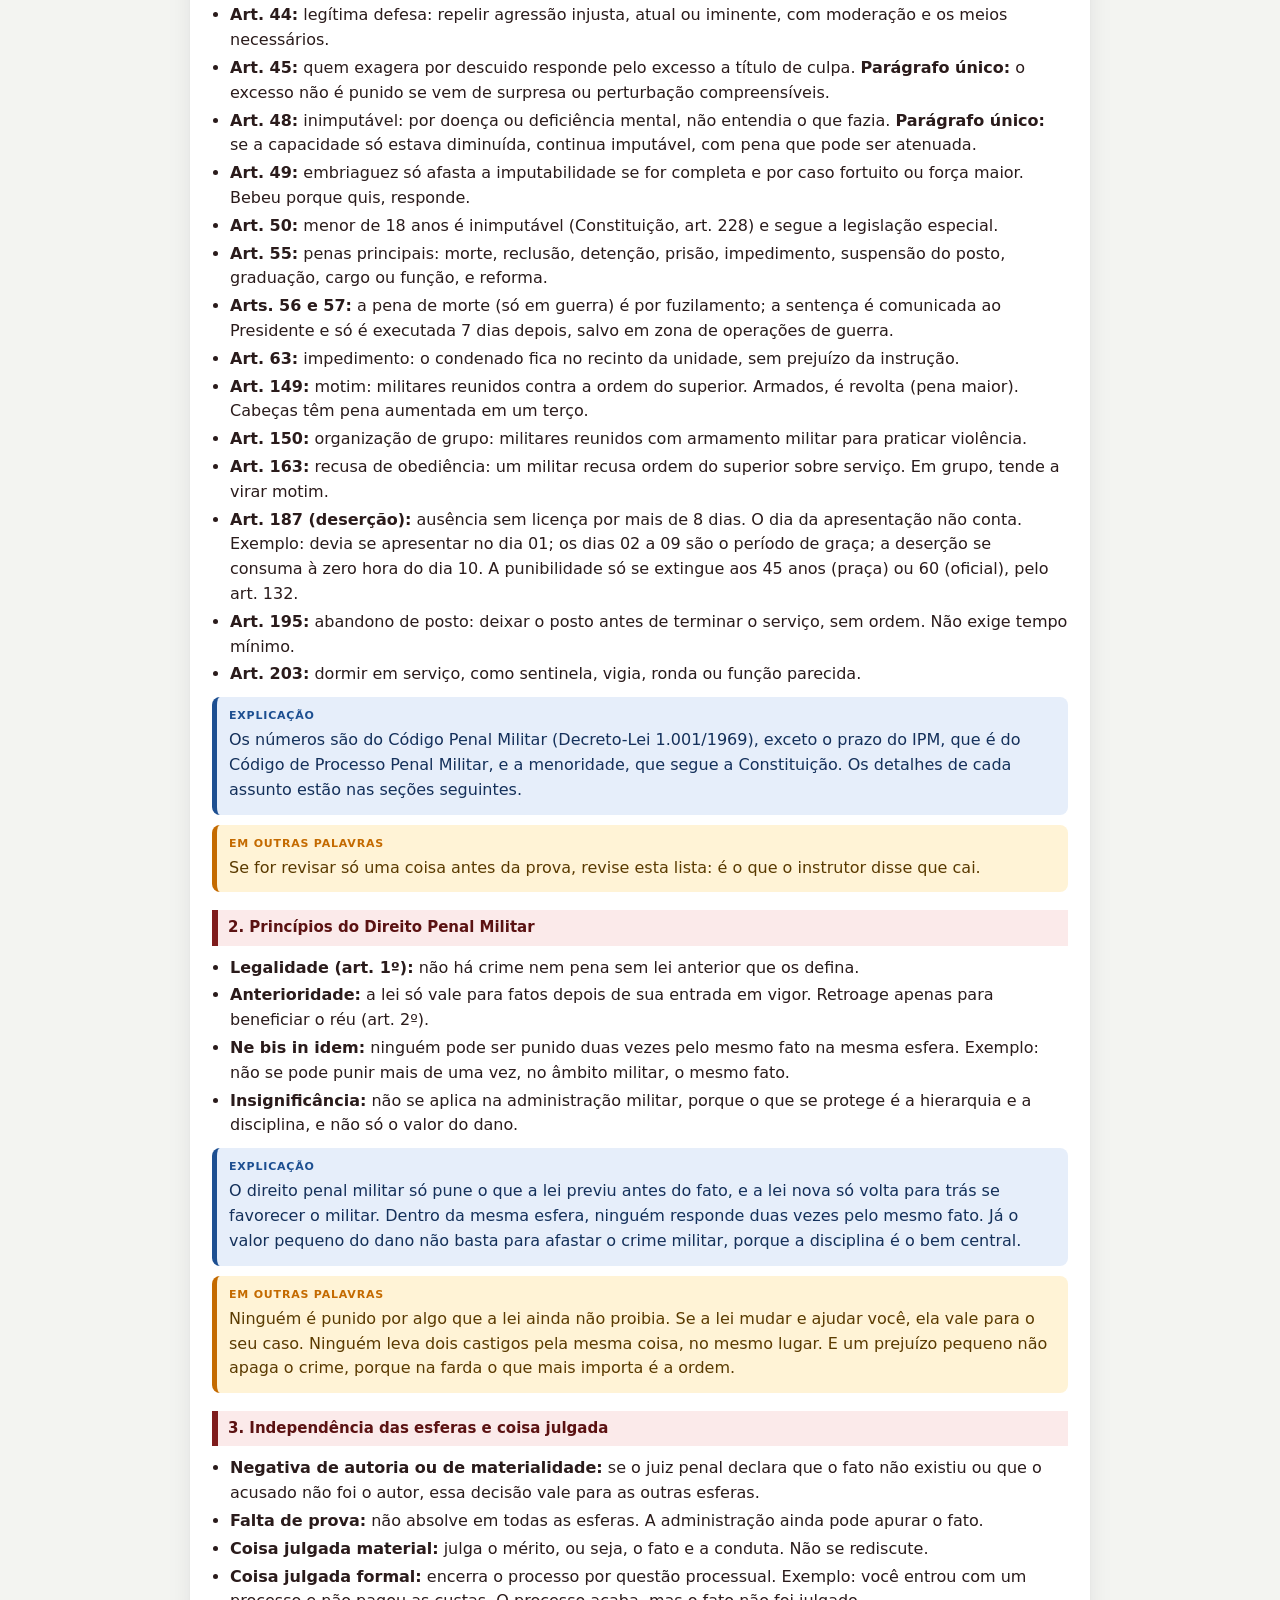
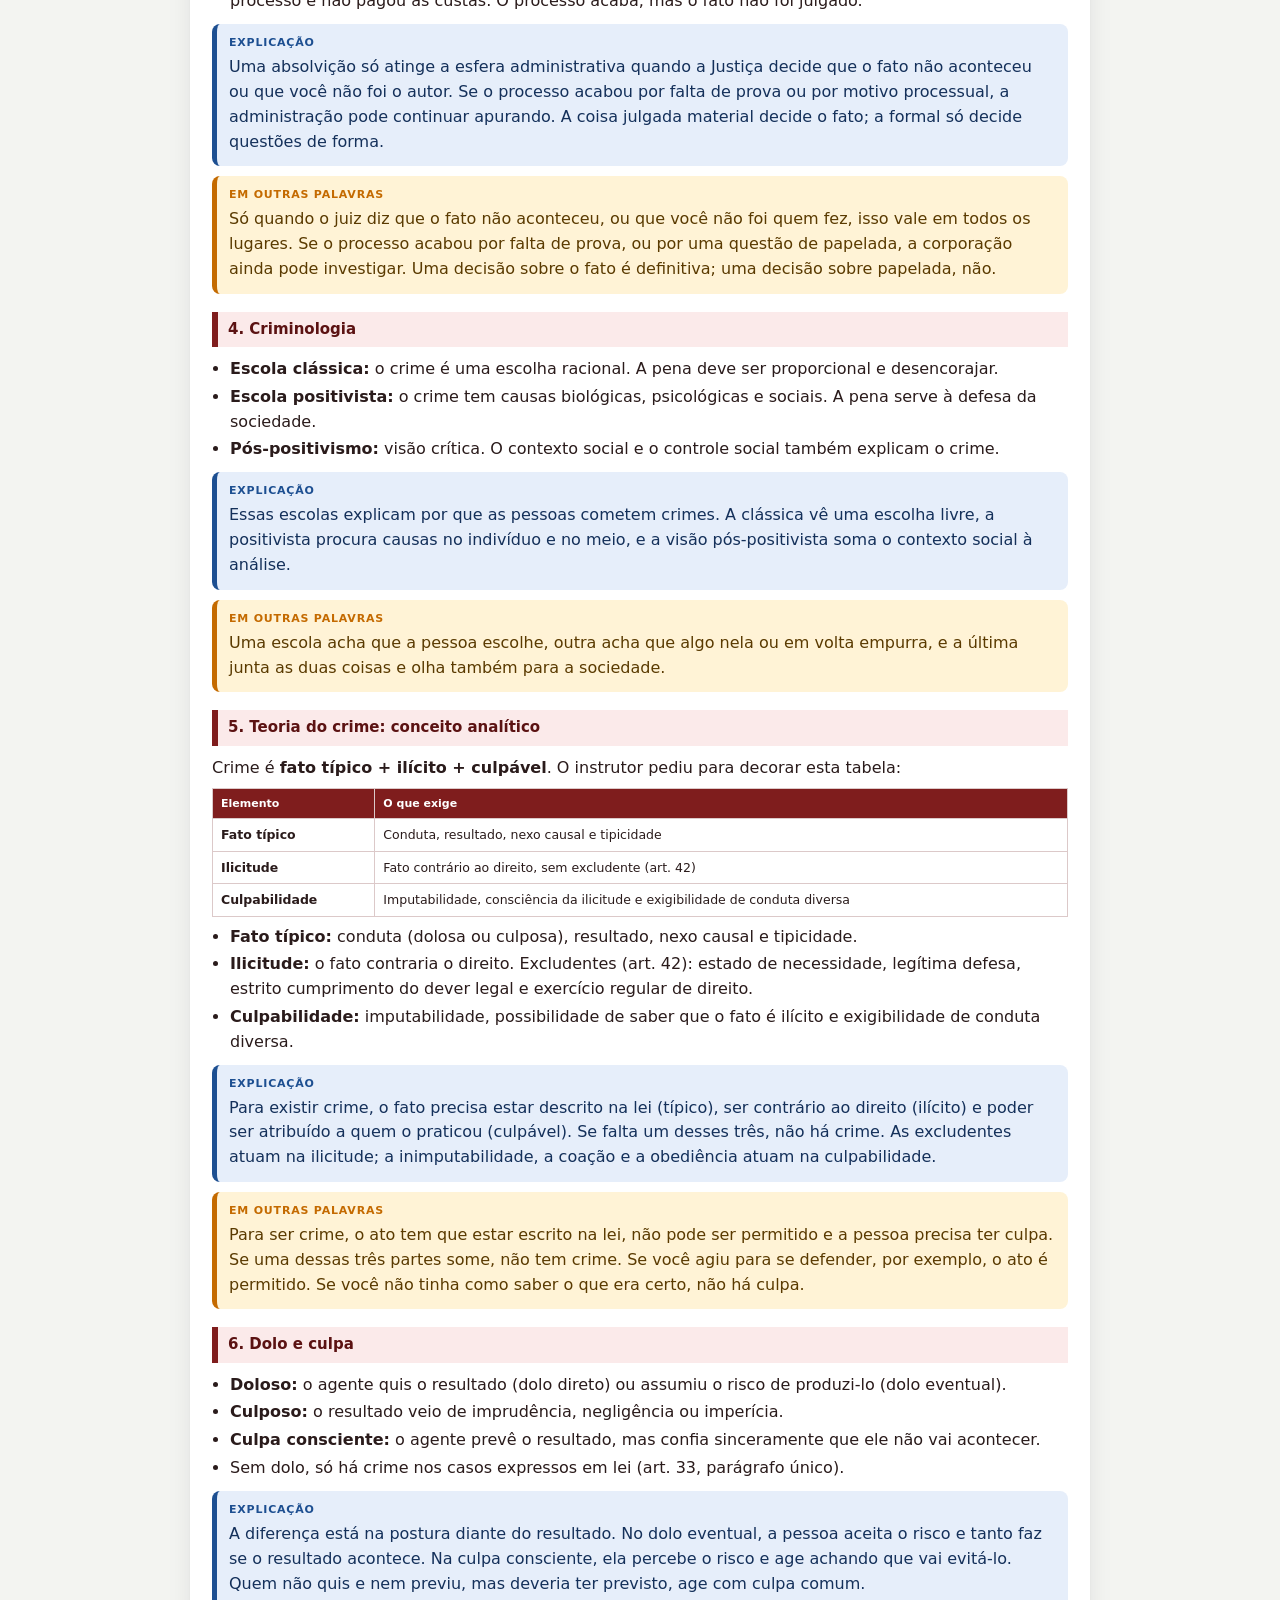
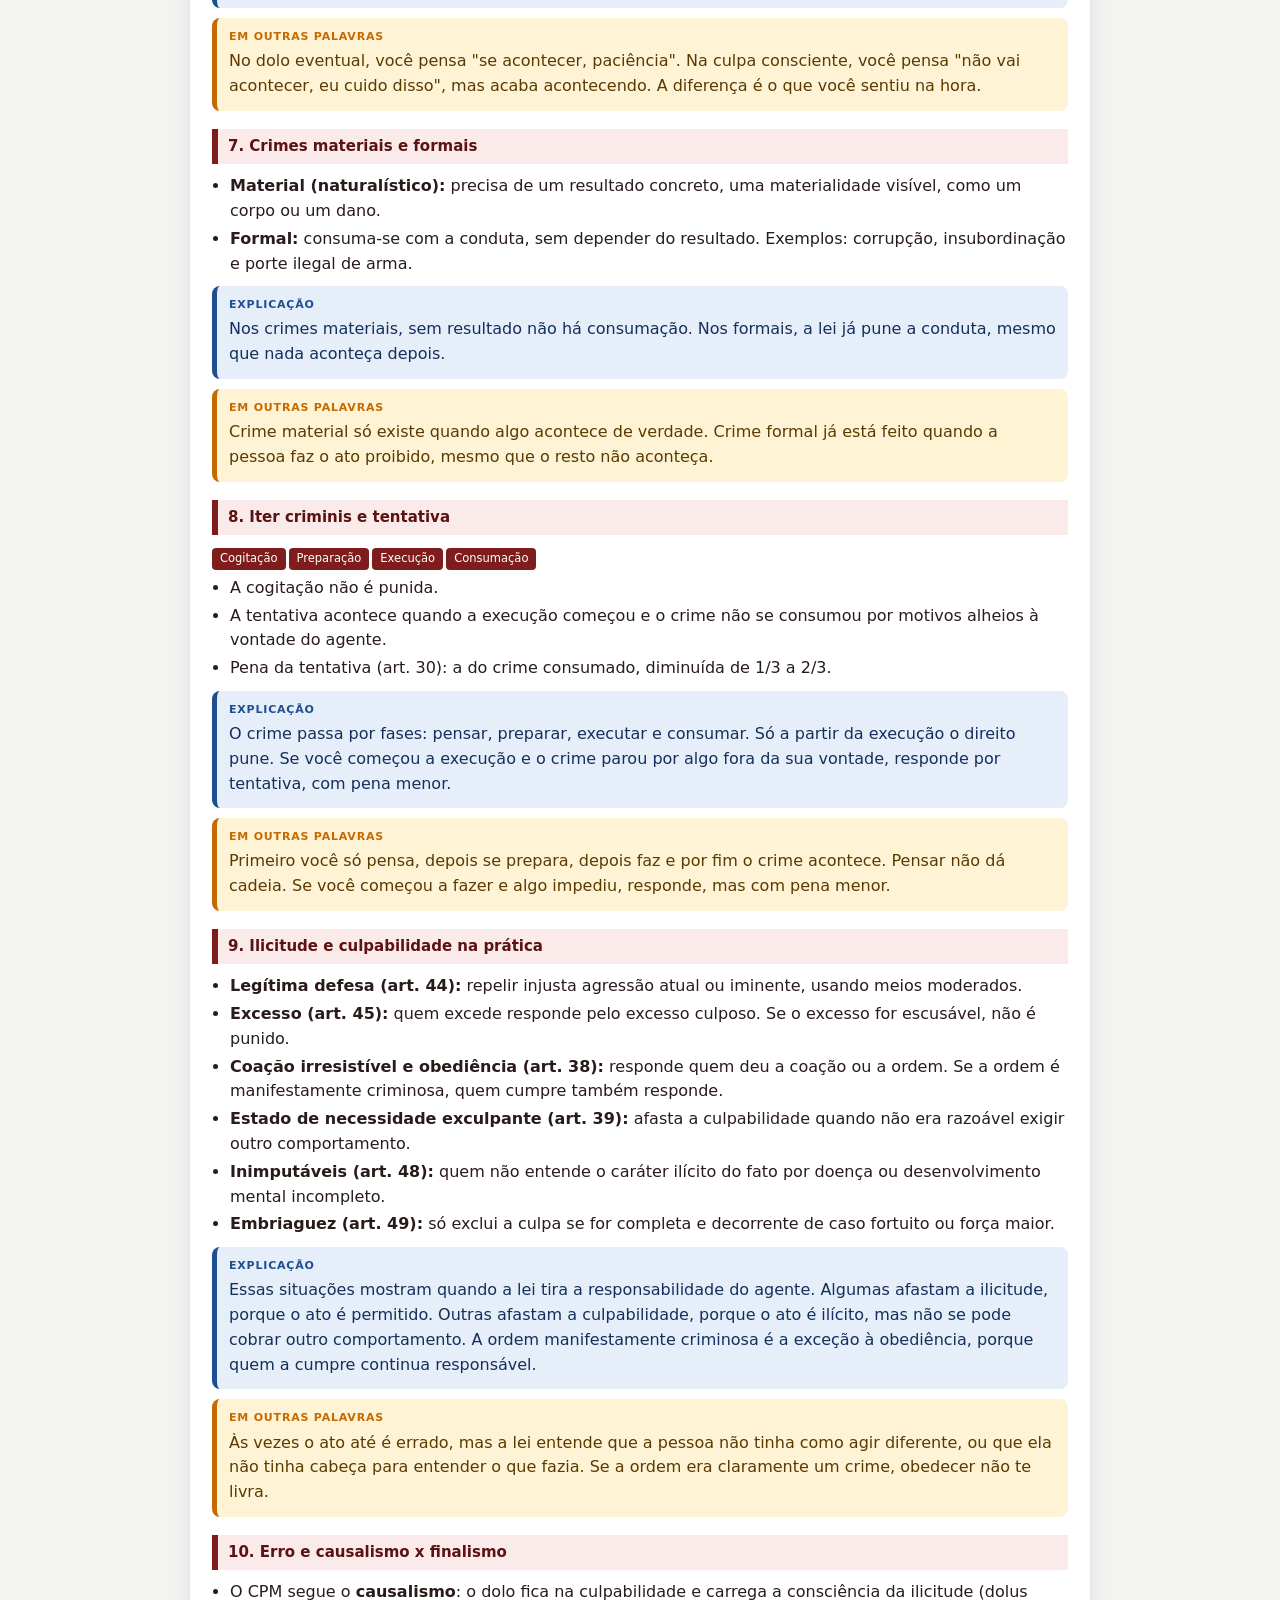
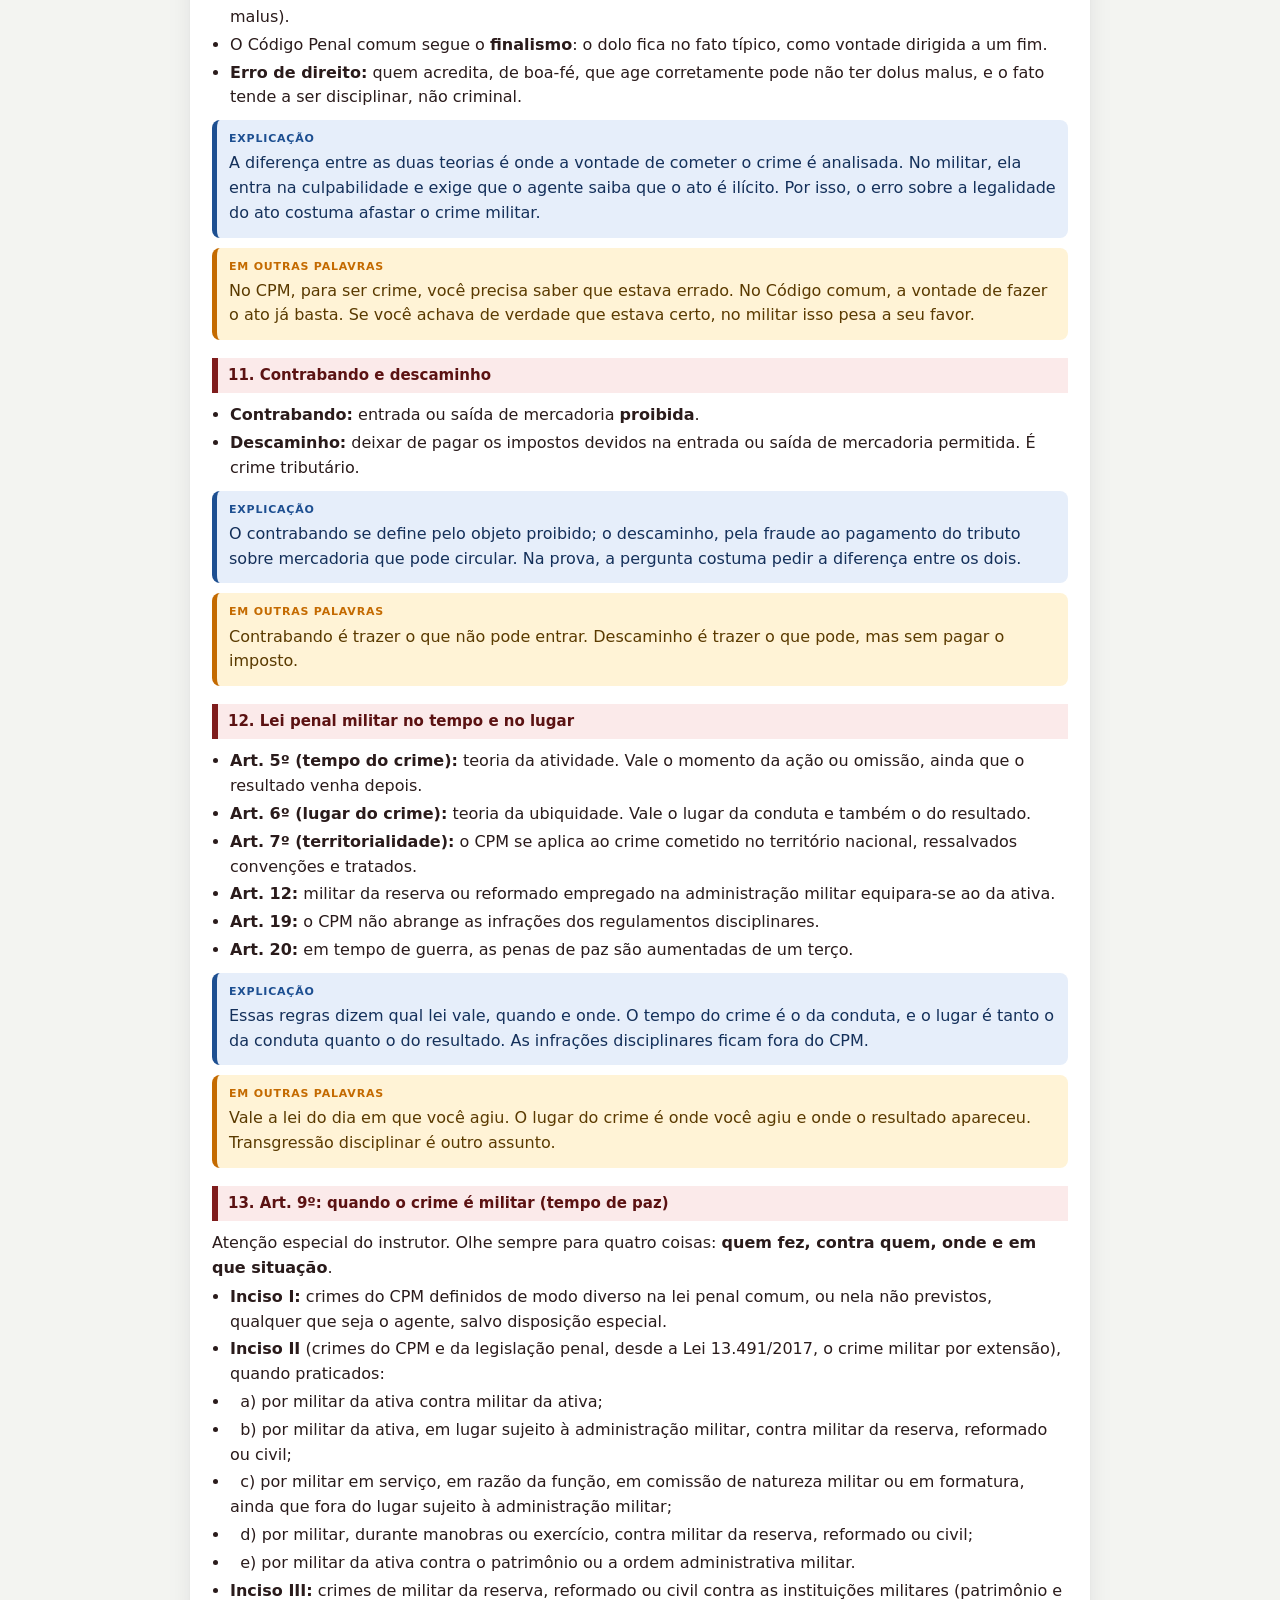
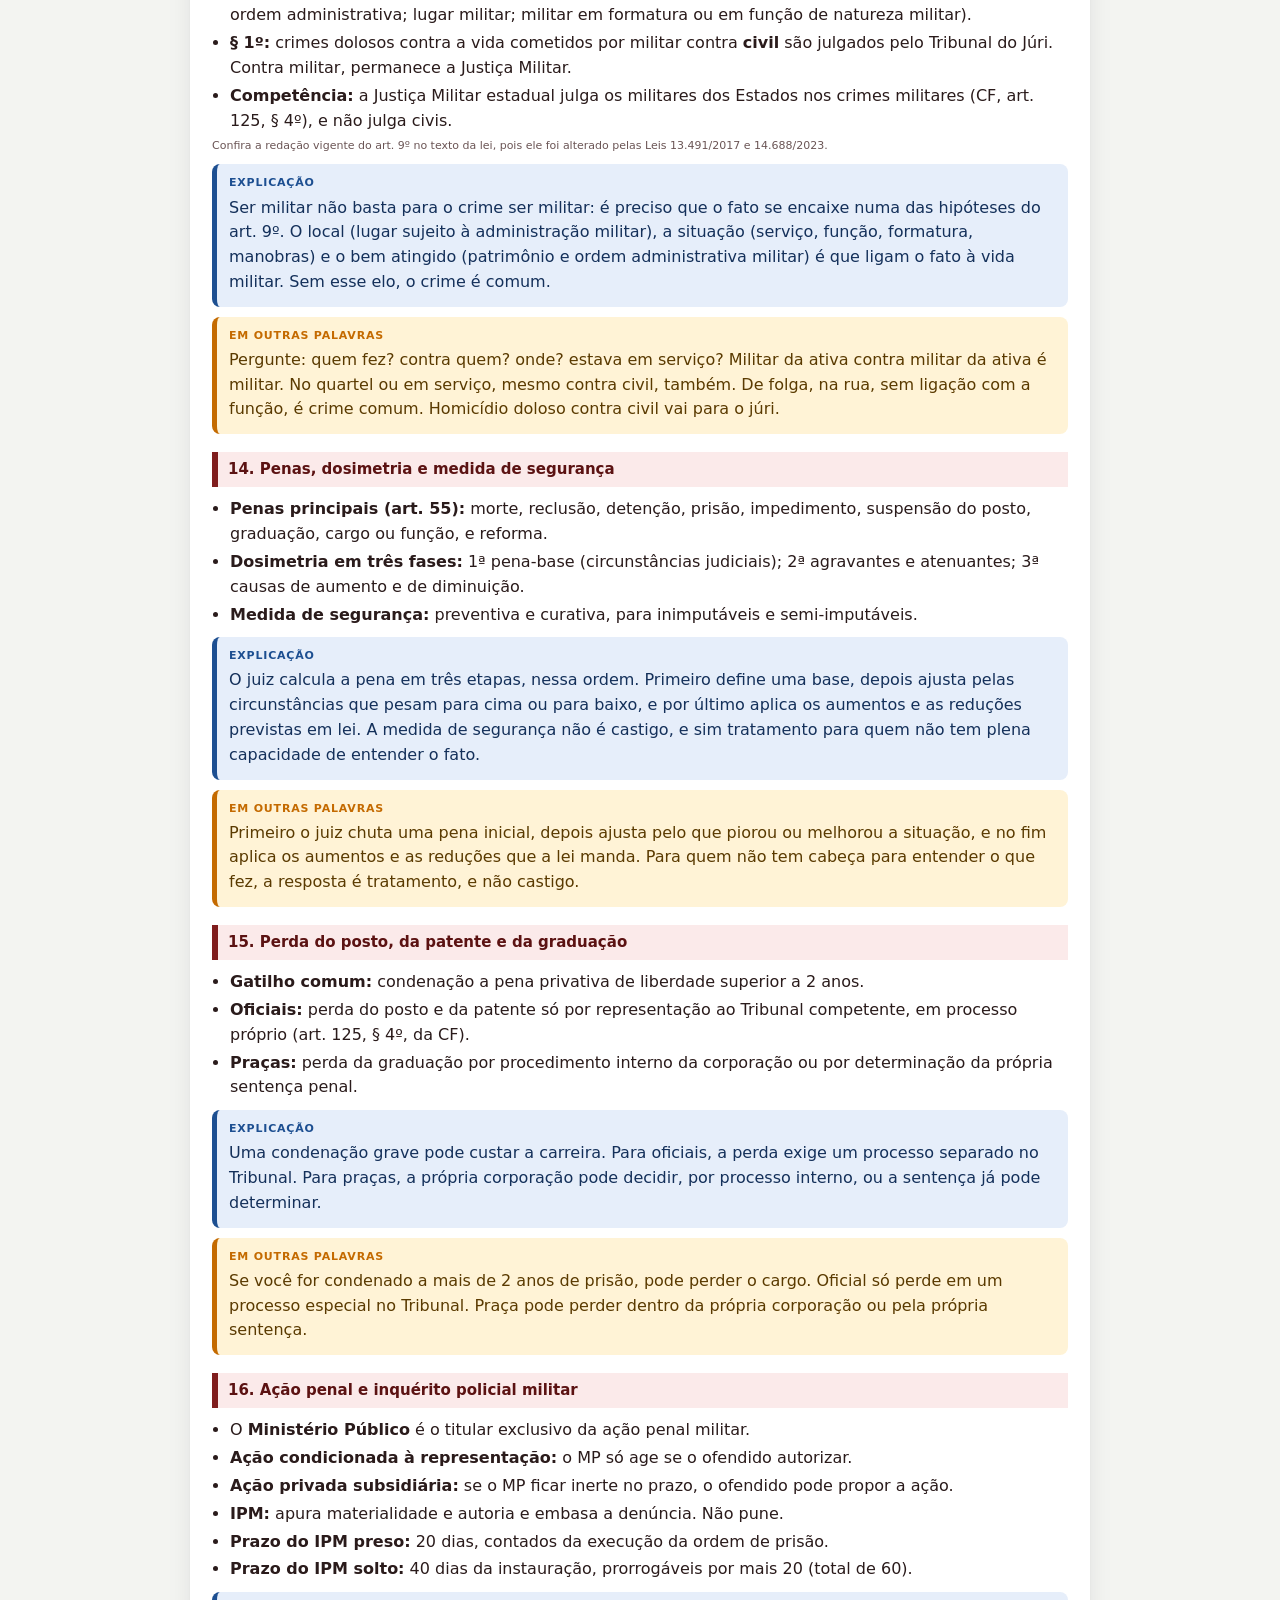
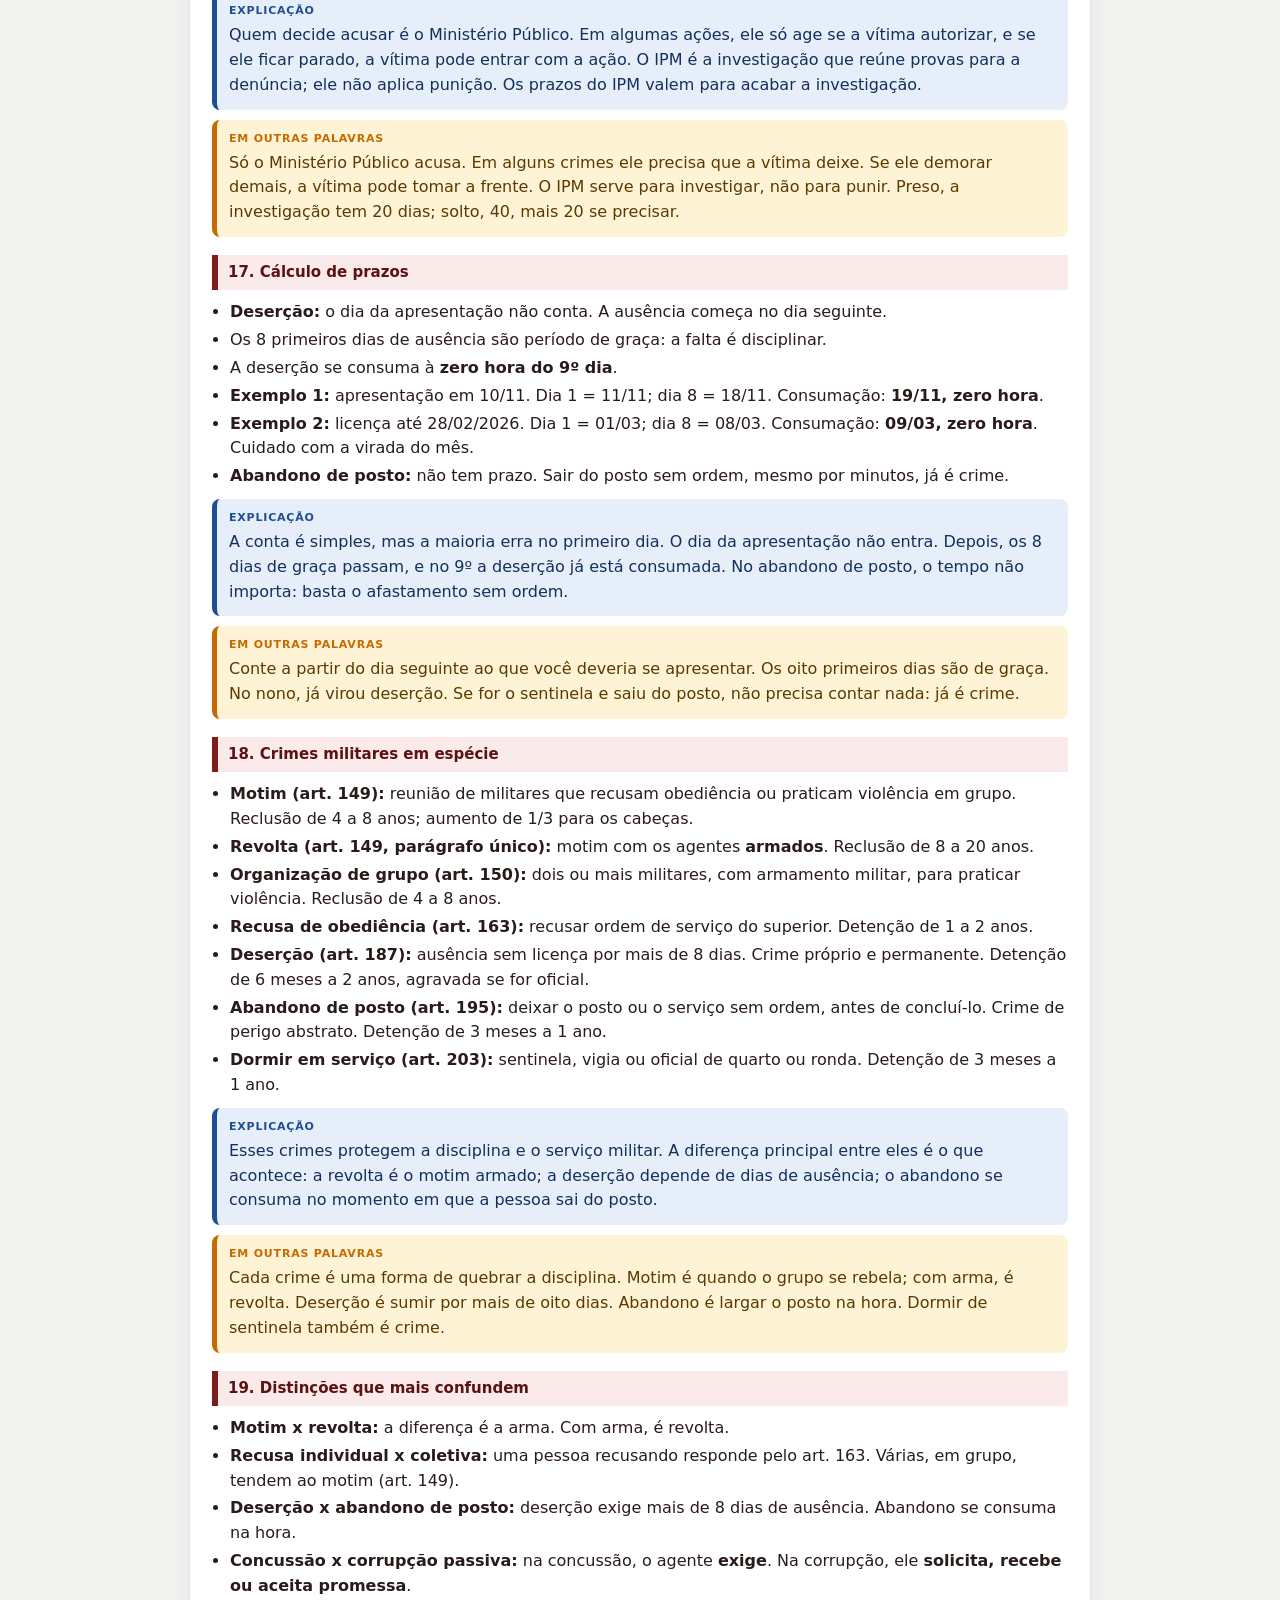
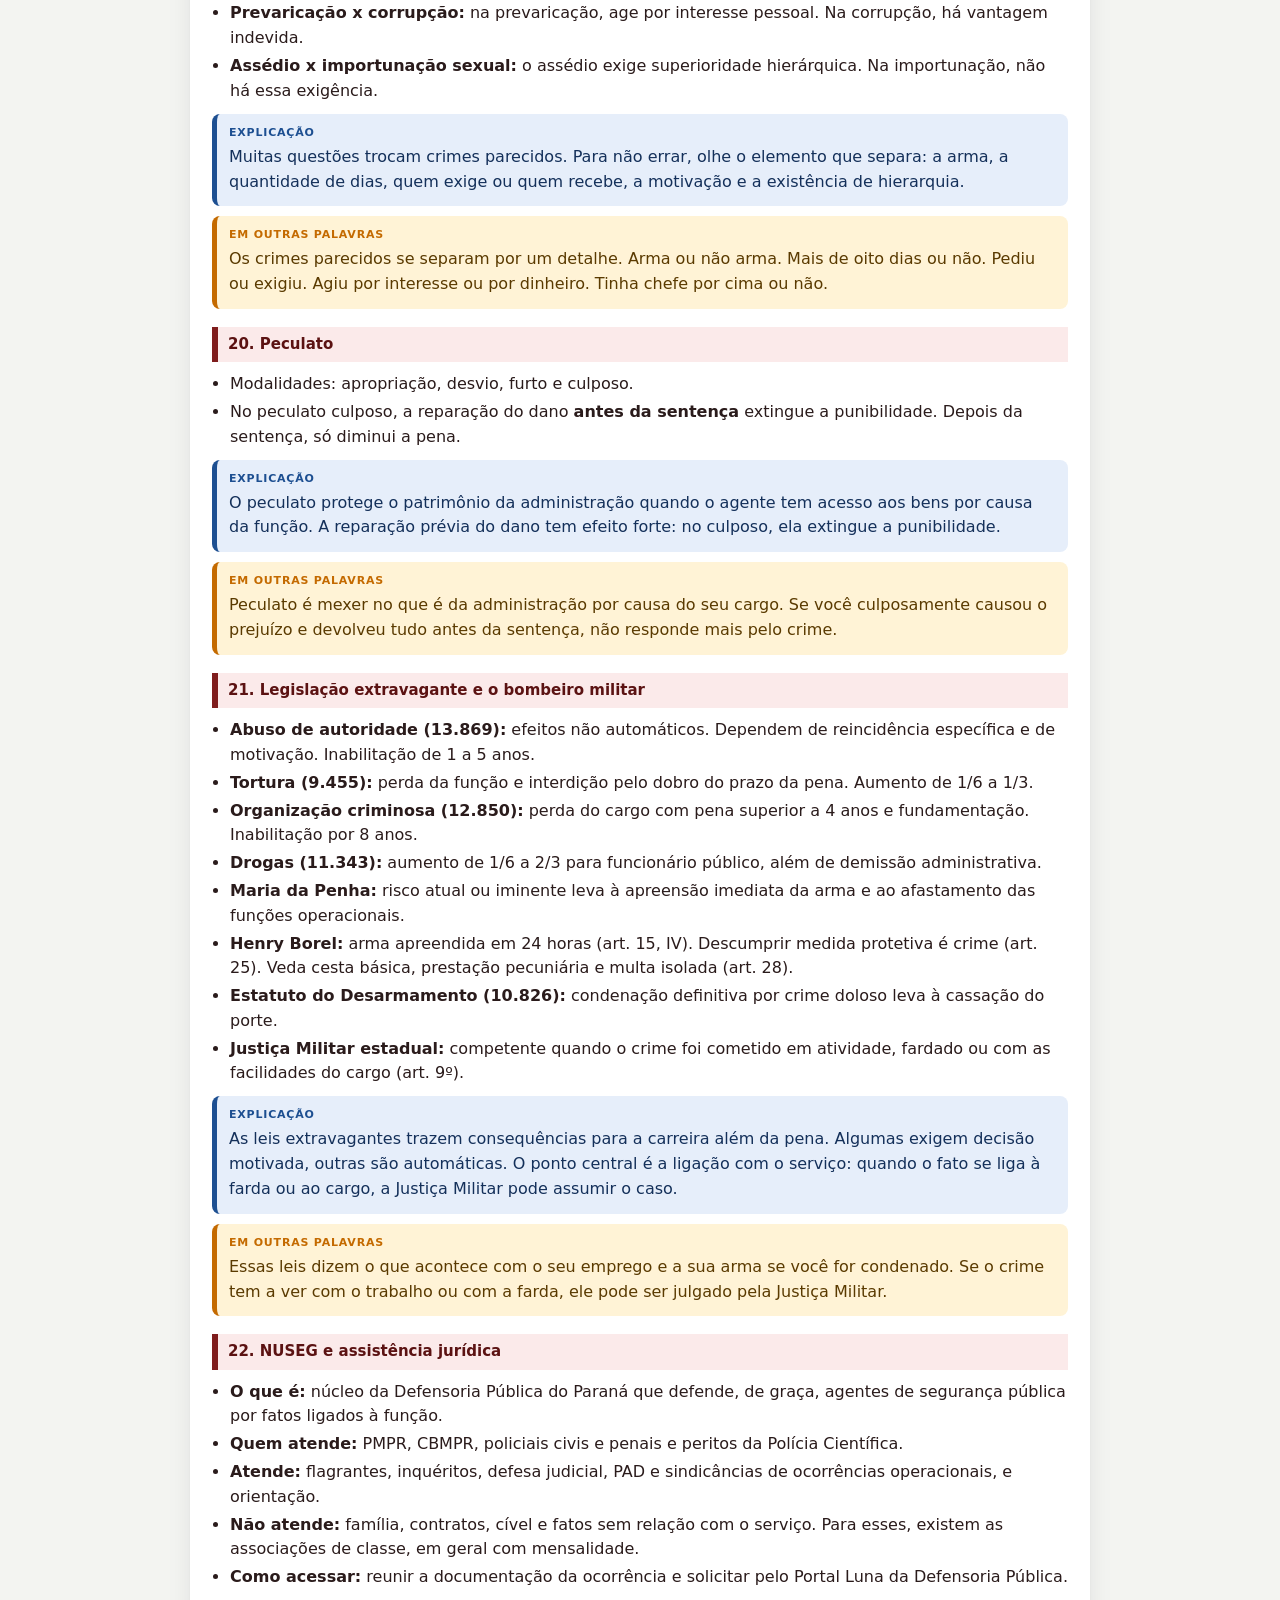
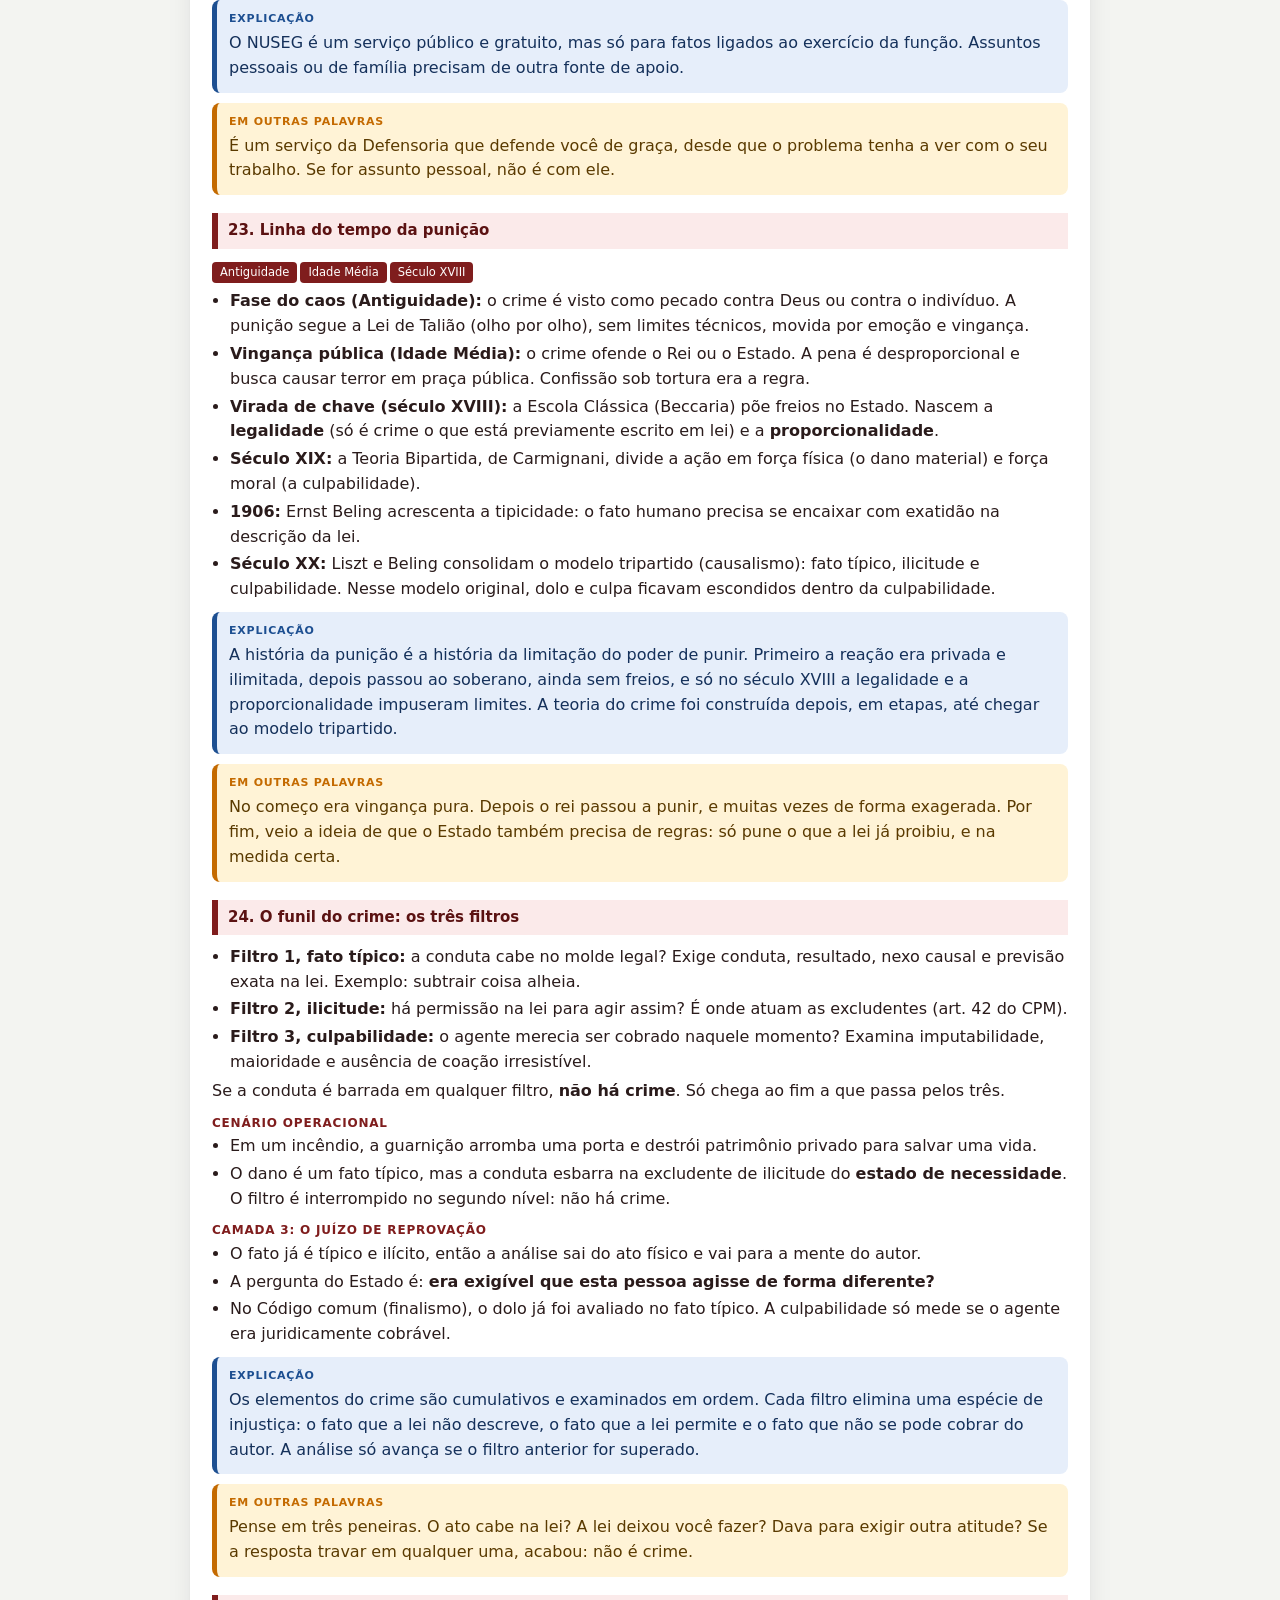
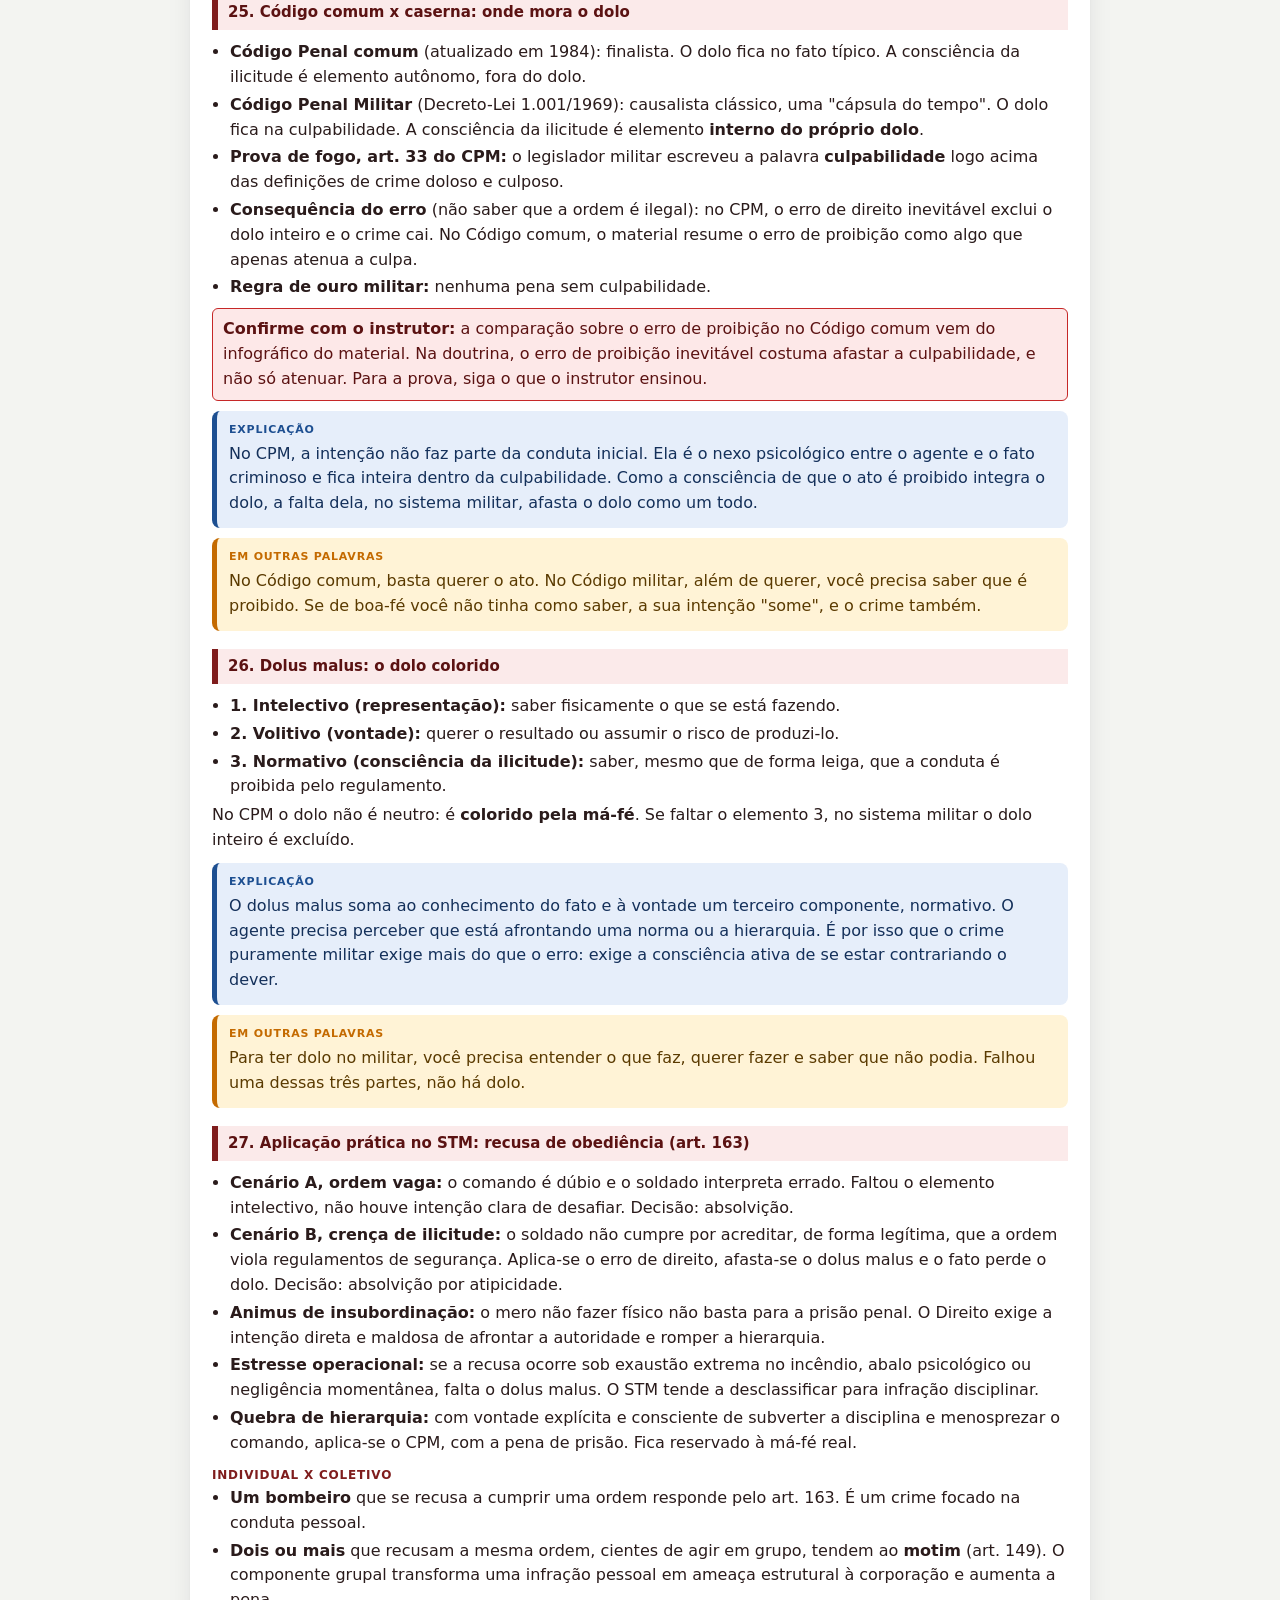
<file: resumo/direito-penal.html>
<!doctype html>
<html lang="pt-BR">
<head>
<meta charset="utf-8">
<meta name="viewport" content="width=device-width, initial-scale=1, viewport-fit=cover">
<title>Resumo · Direito Penal e Penal Militar · Estudos Fontana</title>
<link rel="stylesheet" href="../assets/estudos.css">
<style>
.top{background:#7f1d1d;color:#fff;padding:16px 22px 14px}
.top .k{font-size:10px;letter-spacing:1.5px;text-transform:uppercase;opacity:.9}
.top h1{font-size:24px;margin:4px 0 2px}
.top p{margin:0;font-size:12px;opacity:.95}
.bar{height:6px;background:#d4a017}
.body{padding:14px 22px}
.sec{margin:0 0 18px}
.sh{background:#fbeaea;border-left:6px solid #7f1d1d;padding:6px 10px;font-size:15px;font-weight:bold;color:#5b1212;margin:0 0 10px;page-break-after:avoid}
h3{font-size:12px;color:#7f1d1d;text-transform:uppercase;letter-spacing:.8px;margin:12px 0 4px;page-break-after:avoid}
ul{margin:0;padding-left:18px}
li{margin:3px 0}
p{margin:4px 0}
.pill{display:inline-block;background:#7f1d1d;color:#fff;border-radius:4px;padding:2px 8px;margin:2px 3px 2px 0;font-size:11.5px}
.exp{border-radius:8px;padding:10px 12px;margin:10px 0 0;page-break-inside:avoid}
.exp .t{font-size:11px;font-weight:bold;text-transform:uppercase;letter-spacing:.8px;margin:0 0 4px}
.exp.tec{background:#e6eefa;border-left:5px solid #1d4f91;color:#14305a}
.exp.tec .t{color:#1d4f91}
.exp.sim{background:#fff3d6;border-left:5px solid #c46a00;color:#5a3a00}
.exp.sim .t{color:#c46a00}
.exp p{margin:2px 0}
.tab{width:100%;border-collapse:collapse;margin:8px 0}.tab td,.tab th{border:1px solid #dcc9c9;padding:6px 8px;font-size:12.5px;vertical-align:top;text-align:left}.tab th{background:#7f1d1d;color:#fff;font-size:11px}
.alerta{border:1px solid #c62828;background:#fde8e8;padding:8px 10px;border-radius:6px;margin:8px 0;color:#5b1212}
.small{font-size:11px;color:#6b5555}
.foot{font-size:10px;color:#6b5555;text-align:center;padding:10px 0 0;border-top:1px solid #dcc9c9;margin-top:14px}

.doc{background:#fff;border-radius:16px;overflow:hidden;box-shadow:0 1px 2px rgba(15,23,42,.06),0 8px 24px rgba(15,23,42,.08);color:#2a1b1b}
.doc .top{border-radius:0}
.doc .body{padding:16px 22px 8px}
.doc .foot{padding:0 22px 16px}
@media (max-width:640px){
  .doc .top{padding:16px 18px 14px}
  .doc .top h1{font-size:21px}
  .doc .body{padding:14px 16px 6px}
}
</style>
</head>
<body>
<div class="wrap">
  <header class="site-header"><div class="in">
    <a class="brand" href="../index.html"><span class="logo">EF</span><span>Estudos Fontana</span></a>
    <span style="display:flex;gap:8px"><a class="nav-link" href="direito-penal.pdf" download>⬇ PDF</a><a class="nav-link" href="../materia.html?m=direito-penal">Matéria</a></span>
  </div></header>
  <nav class="crumbs" style="margin-top:18px" aria-label="Trilha"><a href="../index.html">Início</a><span class="sep">›</span><a href="../materia.html?m=direito-penal">Direito Penal e Penal Militar</a><span class="sep">›</span><span>Resumo</span></nav>
  <div class="resumo-wrap">
    <div class="doc">
<div class="top"><div class="k">Curso de Formação de Praças · Bombeiro Militar · 2026</div><h1>Direito Penal e Penal Militar</h1><p>Resumo a partir do roteiro, dos slides, dos infográficos, das anotações do instrutor e do manual Penal Geral</p></div><div class="bar"></div><div class="body"><div class="alerta"><b>Divergência no material:</b> o infográfico da deserção cita 4 dias para oficiais. O CPM (art. 187) e o roteiro de estudos tratam de mais de 8 dias. Este resumo segue o CPM e o roteiro. <br><span class="small">Os prazos do IPM vêm do CPPM (art. 20), fora do material enviado. Confirme com o professor ou com a lei.</span></div><div class="sec"><div class="sh">1. O que mais cai na prova</div><p>O roteiro tem 20 questões: UD I (3 a 4), UD II (6 a 7), UD III (3 a 4) e UD IV (6 a 7). O instrutor disse que dominar o roteiro garante cerca de 8 pontos.</p><ul><li>Cálculos: tempo de deserção, prazo do inquérito e abandono de posto.</li><li>Conceito analítico de crime: fato típico, ilicitude e culpabilidade.</li><li>Princípios, criminologia, iter criminis, dolo e culpa.</li><li><b>Atenção especial do instrutor:</b> o art. 9º, que define quando o fato é crime militar em tempo de paz.</li><li>Artigos do CPM citados pelo instrutor: 1, 2, 5, 6, 7, 9, 12, 19, 20, 30, 33, 38, 39, 42, 44, 45, 48, 49, 50, 55, 149, 150, 163, 187, 195 e 203.</li></ul><div class="exp tec"><div class="t">Explicação</div><p>A prova cobra, principalmente, cálculo de prazos, a teoria do crime decorada na forma de conceito analítico e os crimes militares mais comuns (motim, deserção, abandono de posto e recusa de obediência). Se você dominar essas partes, já garante a maior parte da pontuação.</p></div><div class="exp sim"><div class="t">Em outras palavras</div><p>Na prova, o que mais cai é: contar prazo, saber a estrutura do crime e diferenciar os crimes militares parecidos. Estude isso primeiro.</p></div></div><div class="sec"><div class="sh">Artigos indicados pelo instrutor</div><p>Lista do que o instrutor marcou para a prova, com o essencial de cada item.</p><ul><li><b>Art. 9º:</b> define quando o crime é militar em tempo de paz (quem fez, contra quem, onde e em que situação).</li><li><b>Prazo do IPM (CPPM art. 20):</b> 20 dias com o indiciado preso; 40 dias solto (prorrogável por mais 20).</li><li><b>Caminho do processo:</b> flagrante ou notícia do fato → quartel → pedido de prisão preventiva, se for o caso → IPM (20 dias preso, 40 solto) → relatório ao MP → o MP oferece ou não a denúncia → se o juiz recebe, o militar vira réu. Sem prova de autoria ou materialidade, o caso é arquivado e pode terminar no próprio MP.</li><li><b>Art. 12:</b> o militar da reserva ou reformado que trabalha na administração militar é tratado como militar da ativa.</li><li><b>Art. 19:</b> o CPM não cuida das infrações disciplinares: transgressão não é crime.</li><li><b>Art. 20:</b> em tempo de guerra, as penas do tempo de paz aumentam em um terço.</li><li><b>Art. 30:</b> crime consumado (reúne todos os elementos) e tentado (começou, mas não terminou por motivo alheio ao agente). A tentativa tem a pena reduzida de um a dois terços.</li><li><b>Art. 33:</b> doloso: quis o resultado ou assumiu o risco. Culposo: faltou cuidado e veio um resultado que não quis.</li><li><b>Art. 38 (obediência hierárquica):</b> não é culpado quem age sob coação irresistível ou cumpre ordem direta de superior sobre serviço; responde quem coagiu ou mandou. <b>§ 2º:</b> se a ordem é claramente criminosa, o subordinado também responde.</li><li><b>Art. 39:</b> estado de necessidade que afasta a culpabilidade: sacrifica bem até maior para salvar a si ou a pessoa próxima, quando não dava para exigir outra conduta.</li><li><b>Art. 42:</b> excludentes de ilicitude: estado de necessidade, legítima defesa, estrito cumprimento do dever legal e exercício regular de direito. <b>Parágrafo único:</b> não há crime quando o comandante, em perigo ou grave calamidade, usa meios violentos para obrigar os subalternos a executar manobras urgentes e salvar vidas ou a unidade.</li><li><b>Art. 43:</b> estado de necessidade que exclui o crime: o mal causado é bem menor que o evitado, e o agente não tinha o dever legal de enfrentar o perigo (o bombeiro em serviço tem).</li><li><b>Art. 44:</b> legítima defesa: repelir agressão injusta, atual ou iminente, com moderação e os meios necessários.</li><li><b>Art. 45:</b> quem exagera por descuido responde pelo excesso a título de culpa. <b>Parágrafo único:</b> o excesso não é punido se vem de surpresa ou perturbação compreensíveis.</li><li><b>Art. 48:</b> inimputável: por doença ou deficiência mental, não entendia o que fazia. <b>Parágrafo único:</b> se a capacidade só estava diminuída, continua imputável, com pena que pode ser atenuada.</li><li><b>Art. 49:</b> embriaguez só afasta a imputabilidade se for completa e por caso fortuito ou força maior. Bebeu porque quis, responde.</li><li><b>Art. 50:</b> menor de 18 anos é inimputável (Constituição, art. 228) e segue a legislação especial.</li><li><b>Art. 55:</b> penas principais: morte, reclusão, detenção, prisão, impedimento, suspensão do posto, graduação, cargo ou função, e reforma.</li><li><b>Arts. 56 e 57:</b> a pena de morte (só em guerra) é por fuzilamento; a sentença é comunicada ao Presidente e só é executada 7 dias depois, salvo em zona de operações de guerra.</li><li><b>Art. 63:</b> impedimento: o condenado fica no recinto da unidade, sem prejuízo da instrução.</li><li><b>Art. 149:</b> motim: militares reunidos contra a ordem do superior. Armados, é revolta (pena maior). Cabeças têm pena aumentada em um terço.</li><li><b>Art. 150:</b> organização de grupo: militares reunidos com armamento militar para praticar violência.</li><li><b>Art. 163:</b> recusa de obediência: um militar recusa ordem do superior sobre serviço. Em grupo, tende a virar motim.</li><li><b>Art. 187 (deserção):</b> ausência sem licença por mais de 8 dias. O dia da apresentação não conta. Exemplo: devia se apresentar no dia 01; os dias 02 a 09 são o período de graça; a deserção se consuma à zero hora do dia 10. A punibilidade só se extingue aos 45 anos (praça) ou 60 (oficial), pelo art. 132.</li><li><b>Art. 195:</b> abandono de posto: deixar o posto antes de terminar o serviço, sem ordem. Não exige tempo mínimo.</li><li><b>Art. 203:</b> dormir em serviço, como sentinela, vigia, ronda ou função parecida.</li></ul><div class="exp tec"><div class="t">Explicação</div><p>Os números são do Código Penal Militar (Decreto-Lei 1.001/1969), exceto o prazo do IPM, que é do Código de Processo Penal Militar, e a menoridade, que segue a Constituição. Os detalhes de cada assunto estão nas seções seguintes.</p></div><div class="exp sim"><div class="t">Em outras palavras</div><p>Se for revisar só uma coisa antes da prova, revise esta lista: é o que o instrutor disse que cai.</p></div></div><div class="sec"><div class="sh">2. Princípios do Direito Penal Militar</div><ul><li><b>Legalidade (art. 1º):</b> não há crime nem pena sem lei anterior que os defina.</li><li><b>Anterioridade:</b> a lei só vale para fatos depois de sua entrada em vigor. Retroage apenas para beneficiar o réu (art. 2º).</li><li><b>Ne bis in idem:</b> ninguém pode ser punido duas vezes pelo mesmo fato na mesma esfera. Exemplo: não se pode punir mais de uma vez, no âmbito militar, o mesmo fato.</li><li><b>Insignificância:</b> não se aplica na administração militar, porque o que se protege é a hierarquia e a disciplina, e não só o valor do dano.</li></ul><div class="exp tec"><div class="t">Explicação</div><p>O direito penal militar só pune o que a lei previu antes do fato, e a lei nova só volta para trás se favorecer o militar. Dentro da mesma esfera, ninguém responde duas vezes pelo mesmo fato. Já o valor pequeno do dano não basta para afastar o crime militar, porque a disciplina é o bem central.</p></div><div class="exp sim"><div class="t">Em outras palavras</div><p>Ninguém é punido por algo que a lei ainda não proibia. Se a lei mudar e ajudar você, ela vale para o seu caso. Ninguém leva dois castigos pela mesma coisa, no mesmo lugar. E um prejuízo pequeno não apaga o crime, porque na farda o que mais importa é a ordem.</p></div></div><div class="sec"><div class="sh">3. Independência das esferas e coisa julgada</div><ul><li><b>Negativa de autoria ou de materialidade:</b> se o juiz penal declara que o fato não existiu ou que o acusado não foi o autor, essa decisão vale para as outras esferas.</li><li><b>Falta de prova:</b> não absolve em todas as esferas. A administração ainda pode apurar o fato.</li><li><b>Coisa julgada material:</b> julga o mérito, ou seja, o fato e a conduta. Não se rediscute.</li><li><b>Coisa julgada formal:</b> encerra o processo por questão processual. Exemplo: você entrou com um processo e não pagou as custas. O processo acaba, mas o fato não foi julgado.</li></ul><div class="exp tec"><div class="t">Explicação</div><p>Uma absolvição só atinge a esfera administrativa quando a Justiça decide que o fato não aconteceu ou que você não foi o autor. Se o processo acabou por falta de prova ou por motivo processual, a administração pode continuar apurando. A coisa julgada material decide o fato; a formal só decide questões de forma.</p></div><div class="exp sim"><div class="t">Em outras palavras</div><p>Só quando o juiz diz que o fato não aconteceu, ou que você não foi quem fez, isso vale em todos os lugares. Se o processo acabou por falta de prova, ou por uma questão de papelada, a corporação ainda pode investigar. Uma decisão sobre o fato é definitiva; uma decisão sobre papelada, não.</p></div></div><div class="sec"><div class="sh">4. Criminologia</div><ul><li><b>Escola clássica:</b> o crime é uma escolha racional. A pena deve ser proporcional e desencorajar.</li><li><b>Escola positivista:</b> o crime tem causas biológicas, psicológicas e sociais. A pena serve à defesa da sociedade.</li><li><b>Pós-positivismo:</b> visão crítica. O contexto social e o controle social também explicam o crime.</li></ul><div class="exp tec"><div class="t">Explicação</div><p>Essas escolas explicam por que as pessoas cometem crimes. A clássica vê uma escolha livre, a positivista procura causas no indivíduo e no meio, e a visão pós-positivista soma o contexto social à análise.</p></div><div class="exp sim"><div class="t">Em outras palavras</div><p>Uma escola acha que a pessoa escolhe, outra acha que algo nela ou em volta empurra, e a última junta as duas coisas e olha também para a sociedade.</p></div></div><div class="sec"><div class="sh">5. Teoria do crime: conceito analítico</div><p>Crime é <b>fato típico + ilícito + culpável</b>. O instrutor pediu para decorar esta tabela:</p><table class="tab"><tr><th>Elemento</th><th>O que exige</th></tr><tr><td><b>Fato típico</b></td><td>Conduta, resultado, nexo causal e tipicidade</td></tr><tr><td><b>Ilicitude</b></td><td>Fato contrário ao direito, sem excludente (art. 42)</td></tr><tr><td><b>Culpabilidade</b></td><td>Imputabilidade, consciência da ilicitude e exigibilidade de conduta diversa</td></tr></table><ul><li><b>Fato típico:</b> conduta (dolosa ou culposa), resultado, nexo causal e tipicidade.</li><li><b>Ilicitude:</b> o fato contraria o direito. Excludentes (art. 42): estado de necessidade, legítima defesa, estrito cumprimento do dever legal e exercício regular de direito.</li><li><b>Culpabilidade:</b> imputabilidade, possibilidade de saber que o fato é ilícito e exigibilidade de conduta diversa.</li></ul><div class="exp tec"><div class="t">Explicação</div><p>Para existir crime, o fato precisa estar descrito na lei (típico), ser contrário ao direito (ilícito) e poder ser atribuído a quem o praticou (culpável). Se falta um desses três, não há crime. As excludentes atuam na ilicitude; a inimputabilidade, a coação e a obediência atuam na culpabilidade.</p></div><div class="exp sim"><div class="t">Em outras palavras</div><p>Para ser crime, o ato tem que estar escrito na lei, não pode ser permitido e a pessoa precisa ter culpa. Se uma dessas três partes some, não tem crime. Se você agiu para se defender, por exemplo, o ato é permitido. Se você não tinha como saber o que era certo, não há culpa.</p></div></div><div class="sec"><div class="sh">6. Dolo e culpa</div><ul><li><b>Doloso:</b> o agente quis o resultado (dolo direto) ou assumiu o risco de produzi-lo (dolo eventual).</li><li><b>Culposo:</b> o resultado veio de imprudência, negligência ou imperícia.</li><li><b>Culpa consciente:</b> o agente prevê o resultado, mas confia sinceramente que ele não vai acontecer.</li><li>Sem dolo, só há crime nos casos expressos em lei (art. 33, parágrafo único).</li></ul><div class="exp tec"><div class="t">Explicação</div><p>A diferença está na postura diante do resultado. No dolo eventual, a pessoa aceita o risco e tanto faz se o resultado acontece. Na culpa consciente, ela percebe o risco e age achando que vai evitá-lo. Quem não quis e nem previu, mas deveria ter previsto, age com culpa comum.</p></div><div class="exp sim"><div class="t">Em outras palavras</div><p>No dolo eventual, você pensa "se acontecer, paciência". Na culpa consciente, você pensa "não vai acontecer, eu cuido disso", mas acaba acontecendo. A diferença é o que você sentiu na hora.</p></div></div><div class="sec"><div class="sh">7. Crimes materiais e formais</div><ul><li><b>Material (naturalístico):</b> precisa de um resultado concreto, uma materialidade visível, como um corpo ou um dano.</li><li><b>Formal:</b> consuma-se com a conduta, sem depender do resultado. Exemplos: corrupção, insubordinação e porte ilegal de arma.</li></ul><div class="exp tec"><div class="t">Explicação</div><p>Nos crimes materiais, sem resultado não há consumação. Nos formais, a lei já pune a conduta, mesmo que nada aconteça depois.</p></div><div class="exp sim"><div class="t">Em outras palavras</div><p>Crime material só existe quando algo acontece de verdade. Crime formal já está feito quando a pessoa faz o ato proibido, mesmo que o resto não aconteça.</p></div></div><div class="sec"><div class="sh">8. Iter criminis e tentativa</div><p><span class="pill">Cogitação</span><span class="pill">Preparação</span><span class="pill">Execução</span><span class="pill">Consumação</span></p><ul><li>A cogitação não é punida.</li><li>A tentativa acontece quando a execução começou e o crime não se consumou por motivos alheios à vontade do agente.</li><li>Pena da tentativa (art. 30): a do crime consumado, diminuída de 1/3 a 2/3.</li></ul><div class="exp tec"><div class="t">Explicação</div><p>O crime passa por fases: pensar, preparar, executar e consumar. Só a partir da execução o direito pune. Se você começou a execução e o crime parou por algo fora da sua vontade, responde por tentativa, com pena menor.</p></div><div class="exp sim"><div class="t">Em outras palavras</div><p>Primeiro você só pensa, depois se prepara, depois faz e por fim o crime acontece. Pensar não dá cadeia. Se você começou a fazer e algo impediu, responde, mas com pena menor.</p></div></div><div class="sec"><div class="sh">9. Ilicitude e culpabilidade na prática</div><ul><li><b>Legítima defesa (art. 44):</b> repelir injusta agressão atual ou iminente, usando meios moderados.</li><li><b>Excesso (art. 45):</b> quem excede responde pelo excesso culposo. Se o excesso for escusável, não é punido.</li><li><b>Coação irresistível e obediência (art. 38):</b> responde quem deu a coação ou a ordem. Se a ordem é manifestamente criminosa, quem cumpre também responde.</li><li><b>Estado de necessidade exculpante (art. 39):</b> afasta a culpabilidade quando não era razoável exigir outro comportamento.</li><li><b>Inimputáveis (art. 48):</b> quem não entende o caráter ilícito do fato por doença ou desenvolvimento mental incompleto.</li><li><b>Embriaguez (art. 49):</b> só exclui a culpa se for completa e decorrente de caso fortuito ou força maior.</li></ul><div class="exp tec"><div class="t">Explicação</div><p>Essas situações mostram quando a lei tira a responsabilidade do agente. Algumas afastam a ilicitude, porque o ato é permitido. Outras afastam a culpabilidade, porque o ato é ilícito, mas não se pode cobrar outro comportamento. A ordem manifestamente criminosa é a exceção à obediência, porque quem a cumpre continua responsável.</p></div><div class="exp sim"><div class="t">Em outras palavras</div><p>Às vezes o ato até é errado, mas a lei entende que a pessoa não tinha como agir diferente, ou que ela não tinha cabeça para entender o que fazia. Se a ordem era claramente um crime, obedecer não te livra.</p></div></div><div class="sec"><div class="sh">10. Erro e causalismo x finalismo</div><ul><li>O CPM segue o <b>causalismo</b>: o dolo fica na culpabilidade e carrega a consciência da ilicitude (dolus malus).</li><li>O Código Penal comum segue o <b>finalismo</b>: o dolo fica no fato típico, como vontade dirigida a um fim.</li><li><b>Erro de direito:</b> quem acredita, de boa-fé, que age corretamente pode não ter dolus malus, e o fato tende a ser disciplinar, não criminal.</li></ul><div class="exp tec"><div class="t">Explicação</div><p>A diferença entre as duas teorias é onde a vontade de cometer o crime é analisada. No militar, ela entra na culpabilidade e exige que o agente saiba que o ato é ilícito. Por isso, o erro sobre a legalidade do ato costuma afastar o crime militar.</p></div><div class="exp sim"><div class="t">Em outras palavras</div><p>No CPM, para ser crime, você precisa saber que estava errado. No Código comum, a vontade de fazer o ato já basta. Se você achava de verdade que estava certo, no militar isso pesa a seu favor.</p></div></div><div class="sec"><div class="sh">11. Contrabando e descaminho</div><ul><li><b>Contrabando:</b> entrada ou saída de mercadoria <b>proibida</b>.</li><li><b>Descaminho:</b> deixar de pagar os impostos devidos na entrada ou saída de mercadoria permitida. É crime tributário.</li></ul><div class="exp tec"><div class="t">Explicação</div><p>O contrabando se define pelo objeto proibido; o descaminho, pela fraude ao pagamento do tributo sobre mercadoria que pode circular. Na prova, a pergunta costuma pedir a diferença entre os dois.</p></div><div class="exp sim"><div class="t">Em outras palavras</div><p>Contrabando é trazer o que não pode entrar. Descaminho é trazer o que pode, mas sem pagar o imposto.</p></div></div><div class="sec"><div class="sh">12. Lei penal militar no tempo e no lugar</div><ul><li><b>Art. 5º (tempo do crime):</b> teoria da atividade. Vale o momento da ação ou omissão, ainda que o resultado venha depois.</li><li><b>Art. 6º (lugar do crime):</b> teoria da ubiquidade. Vale o lugar da conduta e também o do resultado.</li><li><b>Art. 7º (territorialidade):</b> o CPM se aplica ao crime cometido no território nacional, ressalvados convenções e tratados.</li><li><b>Art. 12:</b> militar da reserva ou reformado empregado na administração militar equipara-se ao da ativa.</li><li><b>Art. 19:</b> o CPM não abrange as infrações dos regulamentos disciplinares.</li><li><b>Art. 20:</b> em tempo de guerra, as penas de paz são aumentadas de um terço.</li></ul><div class="exp tec"><div class="t">Explicação</div><p>Essas regras dizem qual lei vale, quando e onde. O tempo do crime é o da conduta, e o lugar é tanto o da conduta quanto o do resultado. As infrações disciplinares ficam fora do CPM.</p></div><div class="exp sim"><div class="t">Em outras palavras</div><p>Vale a lei do dia em que você agiu. O lugar do crime é onde você agiu e onde o resultado apareceu. Transgressão disciplinar é outro assunto.</p></div></div><div class="sec"><div class="sh">13. Art. 9º: quando o crime é militar (tempo de paz)</div><p>Atenção especial do instrutor. Olhe sempre para quatro coisas: <b>quem fez, contra quem, onde e em que situação</b>.</p><ul><li><b>Inciso I:</b> crimes do CPM definidos de modo diverso na lei penal comum, ou nela não previstos, qualquer que seja o agente, salvo disposição especial.</li><li><b>Inciso II</b> (crimes do CPM e da legislação penal, desde a Lei 13.491/2017, o crime militar por extensão), quando praticados:</li><li>&nbsp;&nbsp;a) por militar da ativa contra militar da ativa;</li><li>&nbsp;&nbsp;b) por militar da ativa, em lugar sujeito à administração militar, contra militar da reserva, reformado ou civil;</li><li>&nbsp;&nbsp;c) por militar em serviço, em razão da função, em comissão de natureza militar ou em formatura, ainda que fora do lugar sujeito à administração militar;</li><li>&nbsp;&nbsp;d) por militar, durante manobras ou exercício, contra militar da reserva, reformado ou civil;</li><li>&nbsp;&nbsp;e) por militar da ativa contra o patrimônio ou a ordem administrativa militar.</li><li><b>Inciso III:</b> crimes de militar da reserva, reformado ou civil contra as instituições militares (patrimônio e ordem administrativa; lugar militar; militar em formatura ou em função de natureza militar).</li><li><b>§ 1º:</b> crimes dolosos contra a vida cometidos por militar contra <b>civil</b> são julgados pelo Tribunal do Júri. Contra militar, permanece a Justiça Militar.</li><li><b>Competência:</b> a Justiça Militar estadual julga os militares dos Estados nos crimes militares (CF, art. 125, § 4º), e não julga civis.</li></ul><p class="small">Confira a redação vigente do art. 9º no texto da lei, pois ele foi alterado pelas Leis 13.491/2017 e 14.688/2023.</p><div class="exp tec"><div class="t">Explicação</div><p>Ser militar não basta para o crime ser militar: é preciso que o fato se encaixe numa das hipóteses do art. 9º. O local (lugar sujeito à administração militar), a situação (serviço, função, formatura, manobras) e o bem atingido (patrimônio e ordem administrativa militar) é que ligam o fato à vida militar. Sem esse elo, o crime é comum.</p></div><div class="exp sim"><div class="t">Em outras palavras</div><p>Pergunte: quem fez? contra quem? onde? estava em serviço? Militar da ativa contra militar da ativa é militar. No quartel ou em serviço, mesmo contra civil, também. De folga, na rua, sem ligação com a função, é crime comum. Homicídio doloso contra civil vai para o júri.</p></div></div><div class="sec"><div class="sh">14. Penas, dosimetria e medida de segurança</div><ul><li><b>Penas principais (art. 55):</b> morte, reclusão, detenção, prisão, impedimento, suspensão do posto, graduação, cargo ou função, e reforma.</li><li><b>Dosimetria em três fases:</b> 1ª pena-base (circunstâncias judiciais); 2ª agravantes e atenuantes; 3ª causas de aumento e de diminuição.</li><li><b>Medida de segurança:</b> preventiva e curativa, para inimputáveis e semi-imputáveis.</li></ul><div class="exp tec"><div class="t">Explicação</div><p>O juiz calcula a pena em três etapas, nessa ordem. Primeiro define uma base, depois ajusta pelas circunstâncias que pesam para cima ou para baixo, e por último aplica os aumentos e as reduções previstas em lei. A medida de segurança não é castigo, e sim tratamento para quem não tem plena capacidade de entender o fato.</p></div><div class="exp sim"><div class="t">Em outras palavras</div><p>Primeiro o juiz chuta uma pena inicial, depois ajusta pelo que piorou ou melhorou a situação, e no fim aplica os aumentos e as reduções que a lei manda. Para quem não tem cabeça para entender o que fez, a resposta é tratamento, e não castigo.</p></div></div><div class="sec"><div class="sh">15. Perda do posto, da patente e da graduação</div><ul><li><b>Gatilho comum:</b> condenação a pena privativa de liberdade superior a 2 anos.</li><li><b>Oficiais:</b> perda do posto e da patente só por representação ao Tribunal competente, em processo próprio (art. 125, § 4º, da CF).</li><li><b>Praças:</b> perda da graduação por procedimento interno da corporação ou por determinação da própria sentença penal.</li></ul><div class="exp tec"><div class="t">Explicação</div><p>Uma condenação grave pode custar a carreira. Para oficiais, a perda exige um processo separado no Tribunal. Para praças, a própria corporação pode decidir, por processo interno, ou a sentença já pode determinar.</p></div><div class="exp sim"><div class="t">Em outras palavras</div><p>Se você for condenado a mais de 2 anos de prisão, pode perder o cargo. Oficial só perde em um processo especial no Tribunal. Praça pode perder dentro da própria corporação ou pela própria sentença.</p></div></div><div class="sec"><div class="sh">16. Ação penal e inquérito policial militar</div><ul><li>O <b>Ministério Público</b> é o titular exclusivo da ação penal militar.</li><li><b>Ação condicionada à representação:</b> o MP só age se o ofendido autorizar.</li><li><b>Ação privada subsidiária:</b> se o MP ficar inerte no prazo, o ofendido pode propor a ação.</li><li><b>IPM:</b> apura materialidade e autoria e embasa a denúncia. Não pune.</li><li><b>Prazo do IPM preso:</b> 20 dias, contados da execução da ordem de prisão.</li><li><b>Prazo do IPM solto:</b> 40 dias da instauração, prorrogáveis por mais 20 (total de 60).</li></ul><div class="exp tec"><div class="t">Explicação</div><p>Quem decide acusar é o Ministério Público. Em algumas ações, ele só age se a vítima autorizar, e se ele ficar parado, a vítima pode entrar com a ação. O IPM é a investigação que reúne provas para a denúncia; ele não aplica punição. Os prazos do IPM valem para acabar a investigação.</p></div><div class="exp sim"><div class="t">Em outras palavras</div><p>Só o Ministério Público acusa. Em alguns crimes ele precisa que a vítima deixe. Se ele demorar demais, a vítima pode tomar a frente. O IPM serve para investigar, não para punir. Preso, a investigação tem 20 dias; solto, 40, mais 20 se precisar.</p></div></div><div class="sec"><div class="sh">17. Cálculo de prazos</div><ul><li><b>Deserção:</b> o dia da apresentação não conta. A ausência começa no dia seguinte.</li><li>Os 8 primeiros dias de ausência são período de graça: a falta é disciplinar.</li><li>A deserção se consuma à <b>zero hora do 9º dia</b>.</li><li><b>Exemplo 1:</b> apresentação em 10/11. Dia 1 = 11/11; dia 8 = 18/11. Consumação: <b>19/11, zero hora</b>.</li><li><b>Exemplo 2:</b> licença até 28/02/2026. Dia 1 = 01/03; dia 8 = 08/03. Consumação: <b>09/03, zero hora</b>. Cuidado com a virada do mês.</li><li><b>Abandono de posto:</b> não tem prazo. Sair do posto sem ordem, mesmo por minutos, já é crime.</li></ul><div class="exp tec"><div class="t">Explicação</div><p>A conta é simples, mas a maioria erra no primeiro dia. O dia da apresentação não entra. Depois, os 8 dias de graça passam, e no 9º a deserção já está consumada. No abandono de posto, o tempo não importa: basta o afastamento sem ordem.</p></div><div class="exp sim"><div class="t">Em outras palavras</div><p>Conte a partir do dia seguinte ao que você deveria se apresentar. Os oito primeiros dias são de graça. No nono, já virou deserção. Se for o sentinela e saiu do posto, não precisa contar nada: já é crime.</p></div></div><div class="sec"><div class="sh">18. Crimes militares em espécie</div><ul><li><b>Motim (art. 149):</b> reunião de militares que recusam obediência ou praticam violência em grupo. Reclusão de 4 a 8 anos; aumento de 1/3 para os cabeças.</li><li><b>Revolta (art. 149, parágrafo único):</b> motim com os agentes <b>armados</b>. Reclusão de 8 a 20 anos.</li><li><b>Organização de grupo (art. 150):</b> dois ou mais militares, com armamento militar, para praticar violência. Reclusão de 4 a 8 anos.</li><li><b>Recusa de obediência (art. 163):</b> recusar ordem de serviço do superior. Detenção de 1 a 2 anos.</li><li><b>Deserção (art. 187):</b> ausência sem licença por mais de 8 dias. Crime próprio e permanente. Detenção de 6 meses a 2 anos, agravada se for oficial.</li><li><b>Abandono de posto (art. 195):</b> deixar o posto ou o serviço sem ordem, antes de concluí-lo. Crime de perigo abstrato. Detenção de 3 meses a 1 ano.</li><li><b>Dormir em serviço (art. 203):</b> sentinela, vigia ou oficial de quarto ou ronda. Detenção de 3 meses a 1 ano.</li></ul><div class="exp tec"><div class="t">Explicação</div><p>Esses crimes protegem a disciplina e o serviço militar. A diferença principal entre eles é o que acontece: a revolta é o motim armado; a deserção depende de dias de ausência; o abandono se consuma no momento em que a pessoa sai do posto.</p></div><div class="exp sim"><div class="t">Em outras palavras</div><p>Cada crime é uma forma de quebrar a disciplina. Motim é quando o grupo se rebela; com arma, é revolta. Deserção é sumir por mais de oito dias. Abandono é largar o posto na hora. Dormir de sentinela também é crime.</p></div></div><div class="sec"><div class="sh">19. Distinções que mais confundem</div><ul><li><b>Motim x revolta:</b> a diferença é a arma. Com arma, é revolta.</li><li><b>Recusa individual x coletiva:</b> uma pessoa recusando responde pelo art. 163. Várias, em grupo, tendem ao motim (art. 149).</li><li><b>Deserção x abandono de posto:</b> deserção exige mais de 8 dias de ausência. Abandono se consuma na hora.</li><li><b>Concussão x corrupção passiva:</b> na concussão, o agente <b>exige</b>. Na corrupção, ele <b>solicita, recebe ou aceita promessa</b>.</li><li><b>Prevaricação x corrupção:</b> na prevaricação, age por interesse pessoal. Na corrupção, há vantagem indevida.</li><li><b>Assédio x importunação sexual:</b> o assédio exige superioridade hierárquica. Na importunação, não há essa exigência.</li></ul><div class="exp tec"><div class="t">Explicação</div><p>Muitas questões trocam crimes parecidos. Para não errar, olhe o elemento que separa: a arma, a quantidade de dias, quem exige ou quem recebe, a motivação e a existência de hierarquia.</p></div><div class="exp sim"><div class="t">Em outras palavras</div><p>Os crimes parecidos se separam por um detalhe. Arma ou não arma. Mais de oito dias ou não. Pediu ou exigiu. Agiu por interesse ou por dinheiro. Tinha chefe por cima ou não.</p></div></div><div class="sec"><div class="sh">20. Peculato</div><ul><li>Modalidades: apropriação, desvio, furto e culposo.</li><li>No peculato culposo, a reparação do dano <b>antes da sentença</b> extingue a punibilidade. Depois da sentença, só diminui a pena.</li></ul><div class="exp tec"><div class="t">Explicação</div><p>O peculato protege o patrimônio da administração quando o agente tem acesso aos bens por causa da função. A reparação prévia do dano tem efeito forte: no culposo, ela extingue a punibilidade.</p></div><div class="exp sim"><div class="t">Em outras palavras</div><p>Peculato é mexer no que é da administração por causa do seu cargo. Se você culposamente causou o prejuízo e devolveu tudo antes da sentença, não responde mais pelo crime.</p></div></div><div class="sec"><div class="sh">21. Legislação extravagante e o bombeiro militar</div><ul><li><b>Abuso de autoridade (13.869):</b> efeitos não automáticos. Dependem de reincidência específica e de motivação. Inabilitação de 1 a 5 anos.</li><li><b>Tortura (9.455):</b> perda da função e interdição pelo dobro do prazo da pena. Aumento de 1/6 a 1/3.</li><li><b>Organização criminosa (12.850):</b> perda do cargo com pena superior a 4 anos e fundamentação. Inabilitação por 8 anos.</li><li><b>Drogas (11.343):</b> aumento de 1/6 a 2/3 para funcionário público, além de demissão administrativa.</li><li><b>Maria da Penha:</b> risco atual ou iminente leva à apreensão imediata da arma e ao afastamento das funções operacionais.</li><li><b>Henry Borel:</b> arma apreendida em 24 horas (art. 15, IV). Descumprir medida protetiva é crime (art. 25). Veda cesta básica, prestação pecuniária e multa isolada (art. 28).</li><li><b>Estatuto do Desarmamento (10.826):</b> condenação definitiva por crime doloso leva à cassação do porte.</li><li><b>Justiça Militar estadual:</b> competente quando o crime foi cometido em atividade, fardado ou com as facilidades do cargo (art. 9º).</li></ul><div class="exp tec"><div class="t">Explicação</div><p>As leis extravagantes trazem consequências para a carreira além da pena. Algumas exigem decisão motivada, outras são automáticas. O ponto central é a ligação com o serviço: quando o fato se liga à farda ou ao cargo, a Justiça Militar pode assumir o caso.</p></div><div class="exp sim"><div class="t">Em outras palavras</div><p>Essas leis dizem o que acontece com o seu emprego e a sua arma se você for condenado. Se o crime tem a ver com o trabalho ou com a farda, ele pode ser julgado pela Justiça Militar.</p></div></div><div class="sec"><div class="sh">22. NUSEG e assistência jurídica</div><ul><li><b>O que é:</b> núcleo da Defensoria Pública do Paraná que defende, de graça, agentes de segurança pública por fatos ligados à função.</li><li><b>Quem atende:</b> PMPR, CBMPR, policiais civis e penais e peritos da Polícia Científica.</li><li><b>Atende:</b> flagrantes, inquéritos, defesa judicial, PAD e sindicâncias de ocorrências operacionais, e orientação.</li><li><b>Não atende:</b> família, contratos, cível e fatos sem relação com o serviço. Para esses, existem as associações de classe, em geral com mensalidade.</li><li><b>Como acessar:</b> reunir a documentação da ocorrência e solicitar pelo Portal Luna da Defensoria Pública.</li></ul><div class="exp tec"><div class="t">Explicação</div><p>O NUSEG é um serviço público e gratuito, mas só para fatos ligados ao exercício da função. Assuntos pessoais ou de família precisam de outra fonte de apoio.</p></div><div class="exp sim"><div class="t">Em outras palavras</div><p>É um serviço da Defensoria que defende você de graça, desde que o problema tenha a ver com o seu trabalho. Se for assunto pessoal, não é com ele.</p></div></div><div class="sec"><div class="sh">23. Linha do tempo da punição</div><p><span class="pill">Antiguidade</span><span class="pill">Idade Média</span><span class="pill">Século XVIII</span></p><ul><li><b>Fase do caos (Antiguidade):</b> o crime é visto como pecado contra Deus ou contra o indivíduo. A punição segue a Lei de Talião (olho por olho), sem limites técnicos, movida por emoção e vingança.</li><li><b>Vingança pública (Idade Média):</b> o crime ofende o Rei ou o Estado. A pena é desproporcional e busca causar terror em praça pública. Confissão sob tortura era a regra.</li><li><b>Virada de chave (século XVIII):</b> a Escola Clássica (Beccaria) põe freios no Estado. Nascem a <b>legalidade</b> (só é crime o que está previamente escrito em lei) e a <b>proporcionalidade</b>.</li><li><b>Século XIX:</b> a Teoria Bipartida, de Carmignani, divide a ação em força física (o dano material) e força moral (a culpabilidade).</li><li><b>1906:</b> Ernst Beling acrescenta a tipicidade: o fato humano precisa se encaixar com exatidão na descrição da lei.</li><li><b>Século XX:</b> Liszt e Beling consolidam o modelo tripartido (causalismo): fato típico, ilicitude e culpabilidade. Nesse modelo original, dolo e culpa ficavam escondidos dentro da culpabilidade.</li></ul><div class="exp tec"><div class="t">Explicação</div><p>A história da punição é a história da limitação do poder de punir. Primeiro a reação era privada e ilimitada, depois passou ao soberano, ainda sem freios, e só no século XVIII a legalidade e a proporcionalidade impuseram limites. A teoria do crime foi construída depois, em etapas, até chegar ao modelo tripartido.</p></div><div class="exp sim"><div class="t">Em outras palavras</div><p>No começo era vingança pura. Depois o rei passou a punir, e muitas vezes de forma exagerada. Por fim, veio a ideia de que o Estado também precisa de regras: só pune o que a lei já proibiu, e na medida certa.</p></div></div>
<div class="sec"><div class="sh">24. O funil do crime: os três filtros</div><ul><li><b>Filtro 1, fato típico:</b> a conduta cabe no molde legal? Exige conduta, resultado, nexo causal e previsão exata na lei. Exemplo: subtrair coisa alheia.</li><li><b>Filtro 2, ilicitude:</b> há permissão na lei para agir assim? É onde atuam as excludentes (art. 42 do CPM).</li><li><b>Filtro 3, culpabilidade:</b> o agente merecia ser cobrado naquele momento? Examina imputabilidade, maioridade e ausência de coação irresistível.</li></ul><p>Se a conduta é barrada em qualquer filtro, <b>não há crime</b>. Só chega ao fim a que passa pelos três.</p><h3>Cenário operacional</h3><ul><li>Em um incêndio, a guarnição arromba uma porta e destrói patrimônio privado para salvar uma vida.</li><li>O dano é um fato típico, mas a conduta esbarra na excludente de ilicitude do <b>estado de necessidade</b>. O filtro é interrompido no segundo nível: não há crime.</li></ul><h3>Camada 3: o juízo de reprovação</h3><ul><li>O fato já é típico e ilícito, então a análise sai do ato físico e vai para a mente do autor.</li><li>A pergunta do Estado é: <b>era exigível que esta pessoa agisse de forma diferente?</b></li><li>No Código comum (finalismo), o dolo já foi avaliado no fato típico. A culpabilidade só mede se o agente era juridicamente cobrável.</li></ul><div class="exp tec"><div class="t">Explicação</div><p>Os elementos do crime são cumulativos e examinados em ordem. Cada filtro elimina uma espécie de injustiça: o fato que a lei não descreve, o fato que a lei permite e o fato que não se pode cobrar do autor. A análise só avança se o filtro anterior for superado.</p></div><div class="exp sim"><div class="t">Em outras palavras</div><p>Pense em três peneiras. O ato cabe na lei? A lei deixou você fazer? Dava para exigir outra atitude? Se a resposta travar em qualquer uma, acabou: não é crime.</p></div></div>
<div class="sec"><div class="sh">25. Código comum x caserna: onde mora o dolo</div><ul><li><b>Código Penal comum</b> (atualizado em 1984): finalista. O dolo fica no fato típico. A consciência da ilicitude é elemento autônomo, fora do dolo.</li><li><b>Código Penal Militar</b> (Decreto-Lei 1.001/1969): causalista clássico, uma "cápsula do tempo". O dolo fica na culpabilidade. A consciência da ilicitude é elemento <b>interno do próprio dolo</b>.</li><li><b>Prova de fogo, art. 33 do CPM:</b> o legislador militar escreveu a palavra <b>culpabilidade</b> logo acima das definições de crime doloso e culposo.</li><li><b>Consequência do erro</b> (não saber que a ordem é ilegal): no CPM, o erro de direito inevitável exclui o dolo inteiro e o crime cai. No Código comum, o material resume o erro de proibição como algo que apenas atenua a culpa.</li><li><b>Regra de ouro militar:</b> nenhuma pena sem culpabilidade.</li></ul><div class="alerta"><b>Confirme com o instrutor:</b> a comparação sobre o erro de proibição no Código comum vem do infográfico do material. Na doutrina, o erro de proibição inevitável costuma afastar a culpabilidade, e não só atenuar. Para a prova, siga o que o instrutor ensinou.</div><div class="exp tec"><div class="t">Explicação</div><p>No CPM, a intenção não faz parte da conduta inicial. Ela é o nexo psicológico entre o agente e o fato criminoso e fica inteira dentro da culpabilidade. Como a consciência de que o ato é proibido integra o dolo, a falta dela, no sistema militar, afasta o dolo como um todo.</p></div><div class="exp sim"><div class="t">Em outras palavras</div><p>No Código comum, basta querer o ato. No Código militar, além de querer, você precisa saber que é proibido. Se de boa-fé você não tinha como saber, a sua intenção "some", e o crime também.</p></div></div>
<div class="sec"><div class="sh">26. Dolus malus: o dolo colorido</div><ul><li><b>1. Intelectivo (representação):</b> saber fisicamente o que se está fazendo.</li><li><b>2. Volitivo (vontade):</b> querer o resultado ou assumir o risco de produzi-lo.</li><li><b>3. Normativo (consciência da ilicitude):</b> saber, mesmo que de forma leiga, que a conduta é proibida pelo regulamento.</li></ul><p>No CPM o dolo não é neutro: é <b>colorido pela má-fé</b>. Se faltar o elemento 3, no sistema militar o dolo inteiro é excluído.</p><div class="exp tec"><div class="t">Explicação</div><p>O dolus malus soma ao conhecimento do fato e à vontade um terceiro componente, normativo. O agente precisa perceber que está afrontando uma norma ou a hierarquia. É por isso que o crime puramente militar exige mais do que o erro: exige a consciência ativa de se estar contrariando o dever.</p></div><div class="exp sim"><div class="t">Em outras palavras</div><p>Para ter dolo no militar, você precisa entender o que faz, querer fazer e saber que não podia. Falhou uma dessas três partes, não há dolo.</p></div></div>
<div class="sec"><div class="sh">27. Aplicação prática no STM: recusa de obediência (art. 163)</div><ul><li><b>Cenário A, ordem vaga:</b> o comando é dúbio e o soldado interpreta errado. Faltou o elemento intelectivo, não houve intenção clara de desafiar. Decisão: absolvição.</li><li><b>Cenário B, crença de ilicitude:</b> o soldado não cumpre por acreditar, de forma legítima, que a ordem viola regulamentos de segurança. Aplica-se o erro de direito, afasta-se o dolus malus e o fato perde o dolo. Decisão: absolvição por atipicidade.</li><li><b>Animus de insubordinação:</b> o mero não fazer físico não basta para a prisão penal. O Direito exige a intenção direta e maldosa de afrontar a autoridade e romper a hierarquia.</li><li><b>Estresse operacional:</b> se a recusa ocorre sob exaustão extrema no incêndio, abalo psicológico ou negligência momentânea, falta o dolus malus. O STM tende a desclassificar para infração disciplinar.</li><li><b>Quebra de hierarquia:</b> com vontade explícita e consciente de subverter a disciplina e menosprezar o comando, aplica-se o CPM, com a pena de prisão. Fica reservado à má-fé real.</li></ul><h3>Individual x coletivo</h3><ul><li><b>Um bombeiro</b> que se recusa a cumprir uma ordem responde pelo art. 163. É um crime focado na conduta pessoal.</li><li><b>Dois ou mais</b> que recusam a mesma ordem, cientes de agir em grupo, tendem ao <b>motim</b> (art. 149). O componente grupal transforma uma infração pessoal em ameaça estrutural à corporação e aumenta a pena.</li></ul><div class="exp tec"><div class="t">Explicação</div><p>Como o dolo é o coração do crime militar, o contexto da vontade muda o enquadramento. Sem intenção consciente de desafiar, a conduta fica no campo disciplinar ou é atípica. Com a intenção, o crime se configura e a presença de grupo desloca a tipificação do art. 163 para o art. 149.</p></div><div class="exp sim"><div class="t">Em outras palavras</div><p>Não obedecer não é, por si só, crime. Se foi mal-entendido, cansaço ou medo de violar uma regra de segurança, o caso é de absolvição ou de disciplina interna. Só vira crime quando a pessoa quis, de propósito, desafiar o chefe. E se foram vários, a coisa fica bem mais séria.</p></div></div>
<div class="sec"><div class="sh">28. Checklist final</div><ul><li>Sei a estrutura do conceito analítico de crime.</li><li>Diferencio dolo eventual de culpa consciente.</li><li>Diferencio crime material de formal, com exemplos.</li><li>Calculo a deserção a partir de uma data de apresentação.</li><li>Sei os prazos do IPM e as penas de motim, revolta, deserção, abandono e art. 203.</li><li>Diferencio motim x revolta, concussão x corrupção e assédio x importunação.</li><li>Sei como oficiais e praças perdem o posto ou a graduação.</li><li>Sei aplicar o art. 9º: quem fez, contra quem, onde e em que situação.</li><li>Sei o efeito de cada lei extravagante na carreira.</li><li>Conto a linha do tempo da punição, do caos à legalidade e à proporcionalidade.</li><li>Aplico os três filtros (fato típico, ilicitude, culpabilidade) a um caso operacional.</li><li>Explico por que o CPM é causalista e onde fica o dolo nele.</li><li>Sei os três elementos do dolus malus e o efeito da falta de cada um.</li><li>Diferencio recusa individual (art. 163) de recusa coletiva (motim) e sei quando a conduta cai para infração disciplinar.</li></ul><div class="exp tec"><div class="t">Explicação</div><p>Antes da prova, confira se consegue explicar cada item com as suas palavras, sem olhar para o resumo.</p></div><div class="exp sim"><div class="t">Em outras palavras</div><p>Teste você mesmo: se conseguir explicar cada item sem olhar, está pronto.</p></div></div><div class="foot">Resumo didático · Estudos Fontana · Confira sempre o texto da lei</div></div>
    </div>
  </div>
</div>
</body>
</html>
</file>
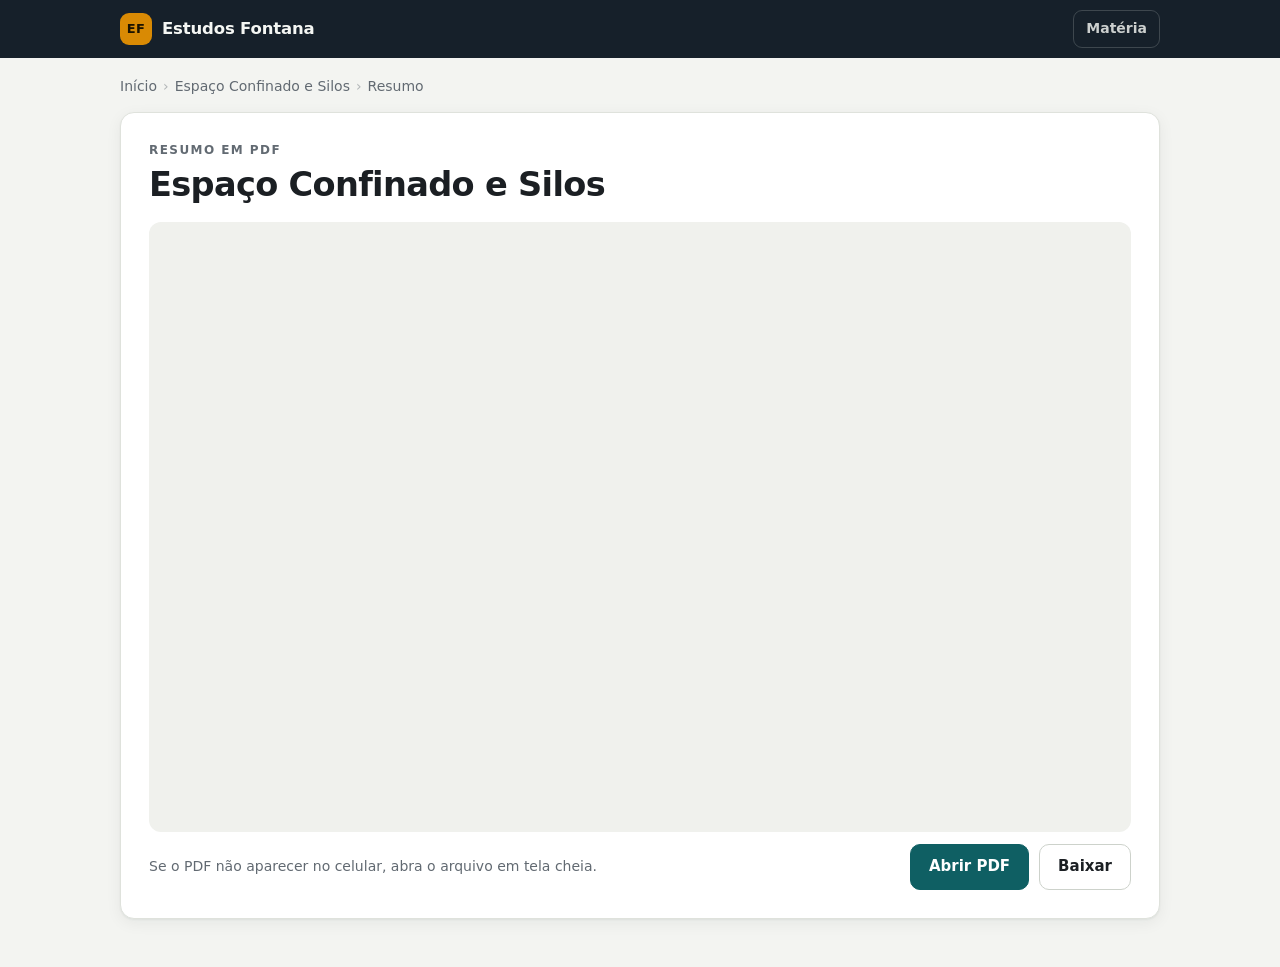
<file: resumo/espaco-confinado-silos.html>
<!doctype html>
<html lang="pt-BR">
<head>
<meta charset="utf-8">
<meta name="viewport" content="width=device-width, initial-scale=1, viewport-fit=cover">
<title>Resumo · Espaço Confinado e Silos · Estudos Fontana</title>
<link rel="stylesheet" href="../assets/estudos.css">
<style>
.pdf-frame{width:100%;height:calc(100dvh - 290px);min-height:360px;border:0;border-radius:12px;background:var(--surface-2);display:block}
.pdf-acoes{display:flex;flex-wrap:wrap;gap:10px;align-items:center;justify-content:space-between;margin:12px 0 0}
.nota{font-size:14px;color:var(--muted);margin:0}
</style>
</head>
<body>
<div class="wrap">
  <header class="site-header"><div class="in">
    <a class="brand" href="../index.html"><span class="logo">EF</span><span>Estudos Fontana</span></a>
    <a class="nav-link" href="../materia.html?m=espaco-confinado-silos">Matéria</a>
  </div></header>
  <nav class="crumbs" style="margin-top:18px" aria-label="Trilha"><a href="../index.html">Início</a><span class="sep">›</span><a href="../materia.html?m=espaco-confinado-silos">Espaço Confinado e Silos</a><span class="sep">›</span><span>Resumo</span></nav>
  <section class="panel" style="margin-top:12px">
    <p class="eyebrow">Resumo em PDF</p>
    <h1>Espaço Confinado e Silos</h1>
    <iframe class="pdf-frame" src="espaco-confinado-silos.pdf#view=FitH" title="Resumo de Espaço Confinado e Silos"></iframe>
    <div class="pdf-acoes">
      <p class="nota">Se o PDF não aparecer no celular, abra o arquivo em tela cheia.</p>
      <div class="btns">
        <a class="btn primary" href="espaco-confinado-silos.pdf" target="_blank" rel="noopener">Abrir PDF</a>
        <a class="btn" href="espaco-confinado-silos.pdf" download>Baixar</a>
      </div>
    </div>
  </section>
</div>
</body>
</html>
</file>
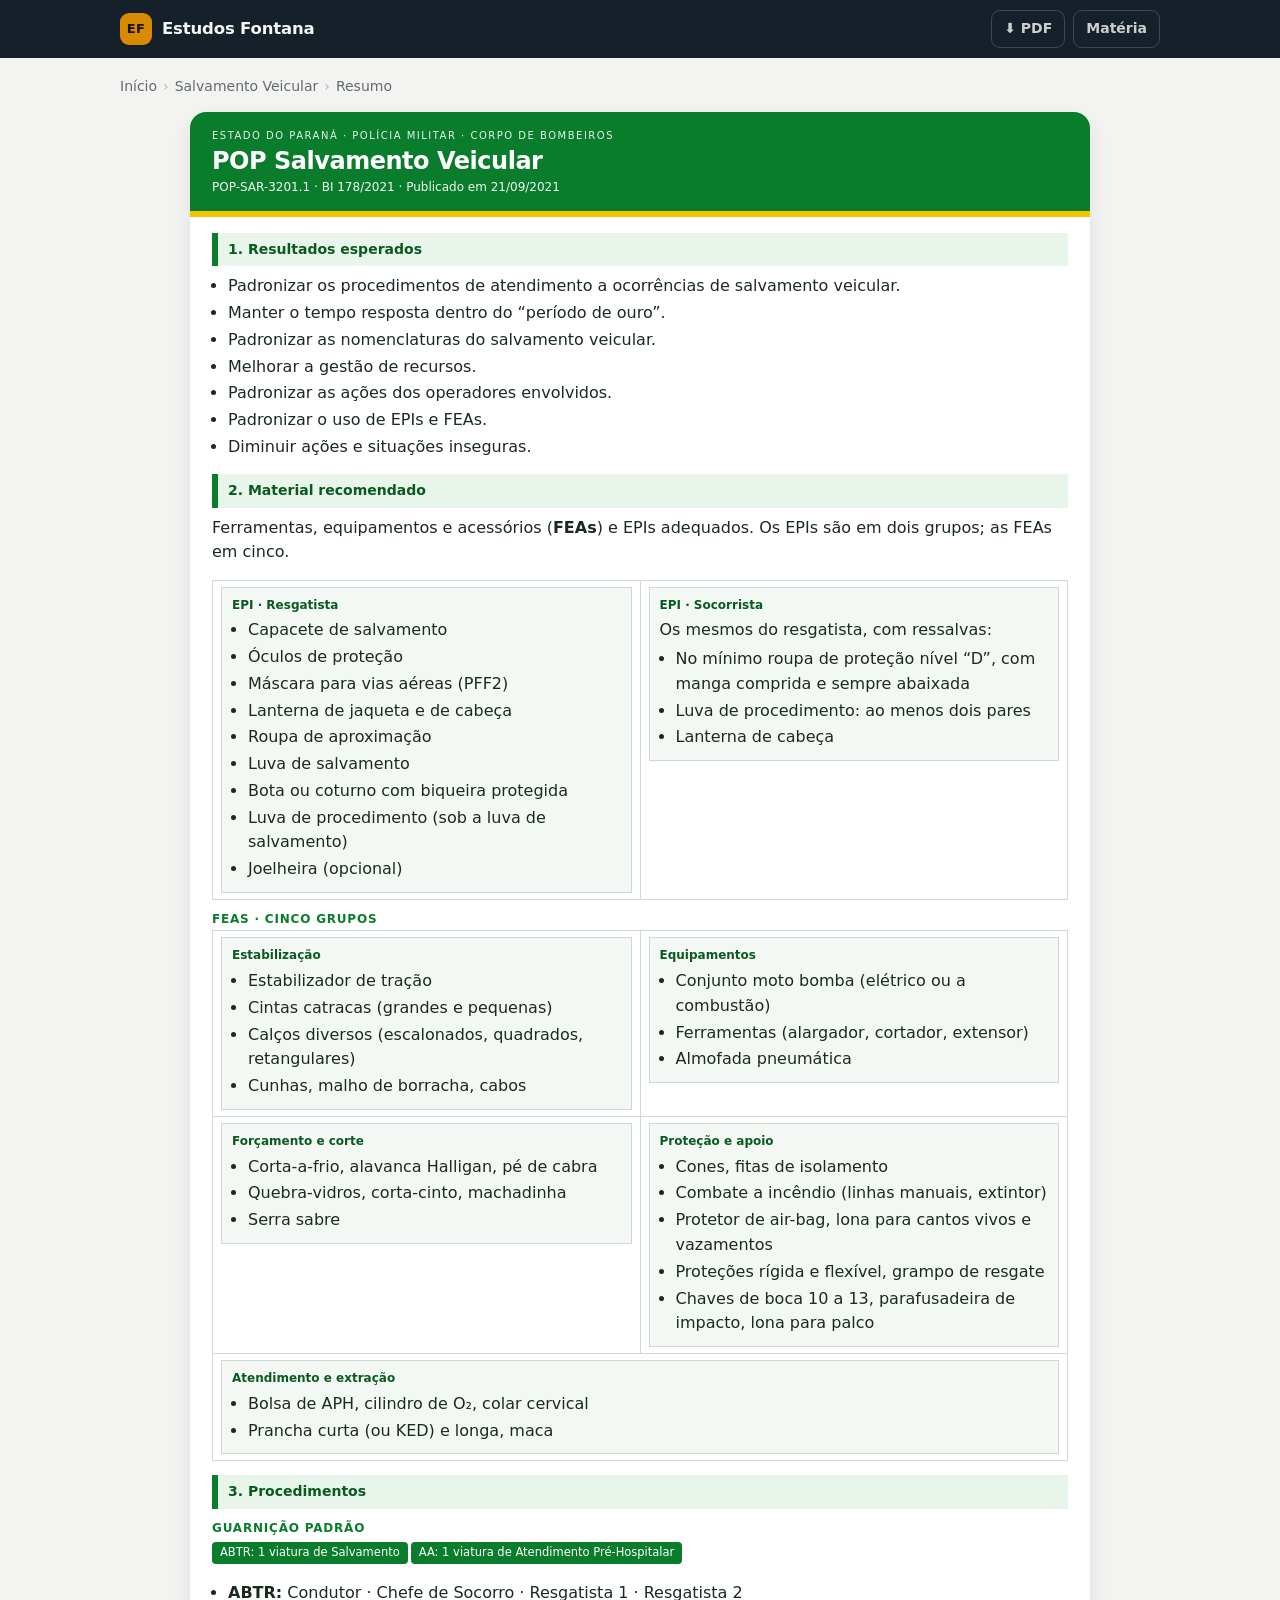
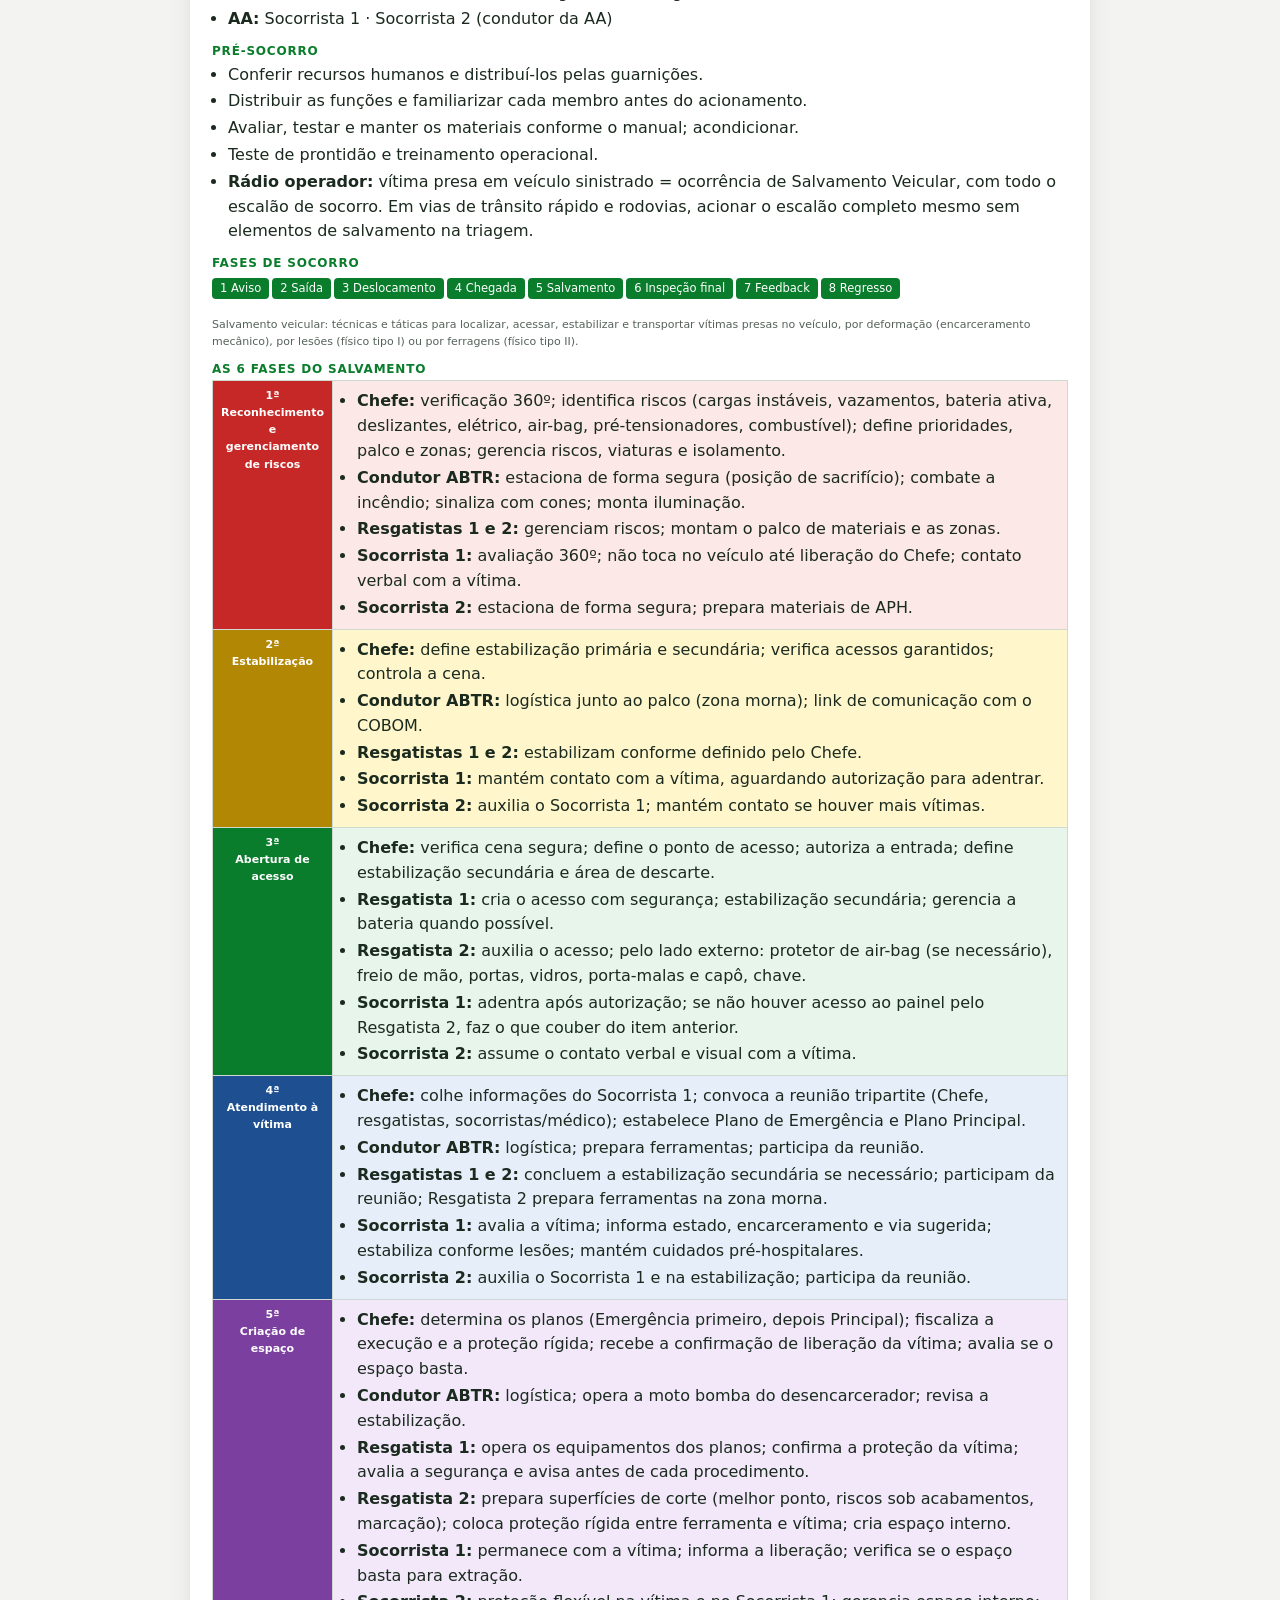
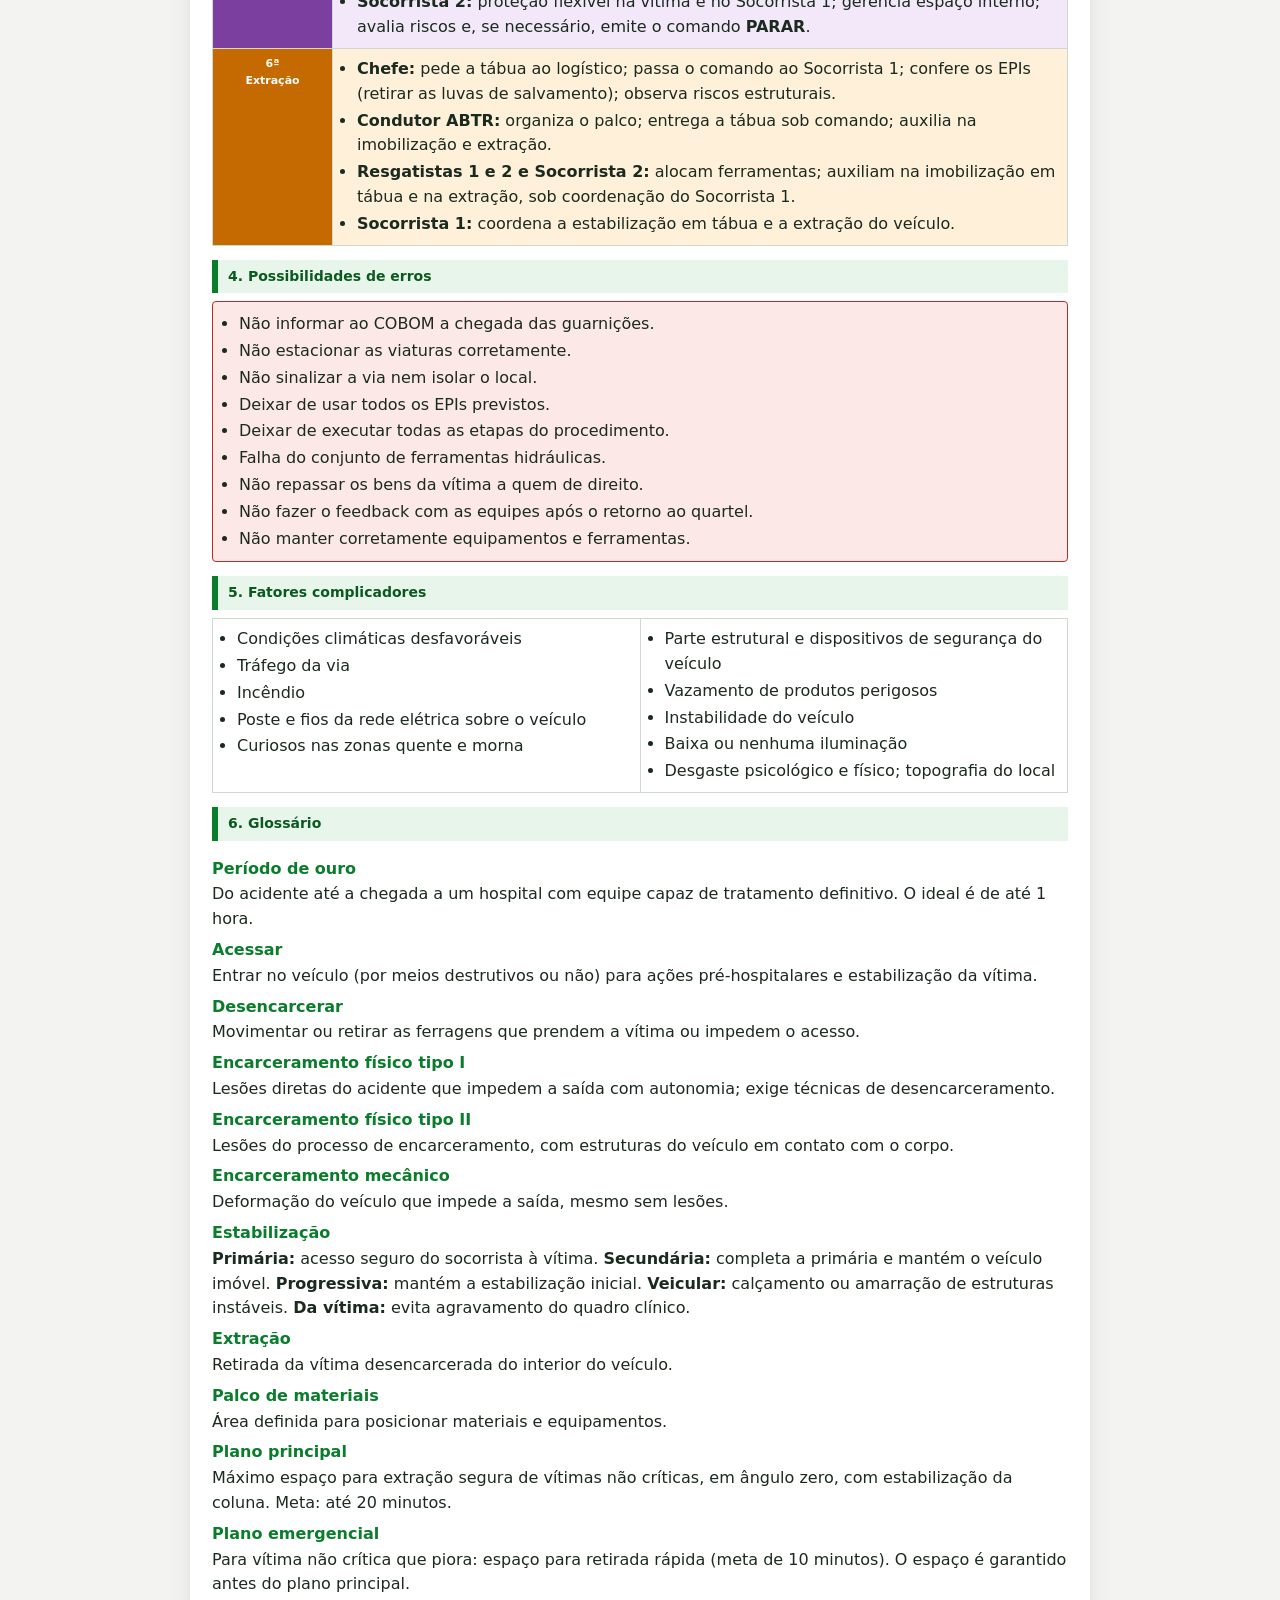
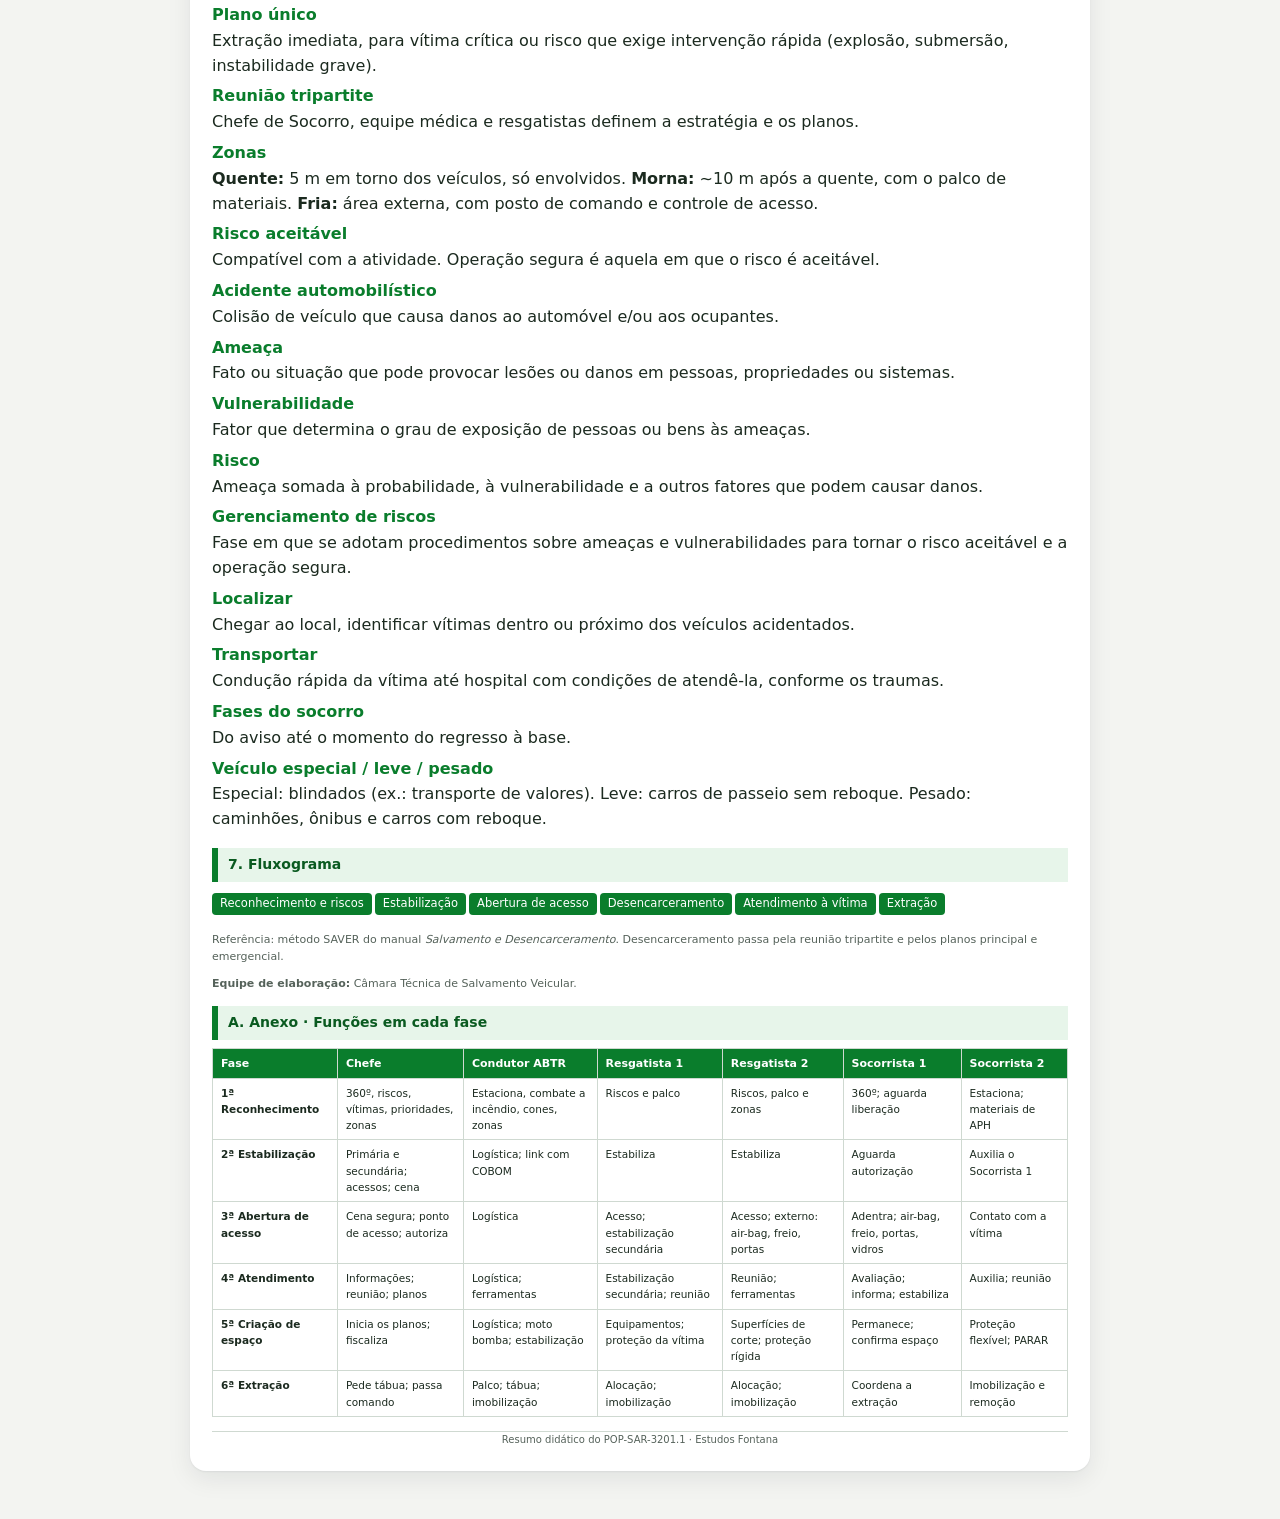
<file: resumo/salvamento-veicular.html>
<!doctype html>
<html lang="pt-BR">
<head>
<meta charset="utf-8">
<meta name="viewport" content="width=device-width, initial-scale=1, viewport-fit=cover">
<title>Resumo · Salvamento Veicular · Estudos Fontana</title>
<link rel="stylesheet" href="../assets/estudos.css">
<style>

.top{background:#0a7d2c;color:#fff;padding:16px 22px 14px}
.top .k{font-size:10px;letter-spacing:1.5px;text-transform:uppercase;opacity:.9}
.top h1{font-size:24px;margin:4px 0 2px}
.top p{margin:0;font-size:12px;opacity:.95}
.bar{height:6px;background:#f5c400}
.body{padding:14px 22px}
.sec{margin:0 0 14px;page-break-inside:auto}
.sh{background:#e7f5ea;border-left:6px solid #0a7d2c;padding:6px 10px;font-size:14px;font-weight:bold;color:#0a5a20;margin:0 0 8px;page-break-after:avoid}
h3{font-size:12px;color:#0a7d2c;text-transform:uppercase;letter-spacing:.8px;margin:12px 0 4px;page-break-after:avoid}
ul{margin:0;padding-left:16px}
li{margin:2px 0}
table{width:100%;border-collapse:collapse}
td,th{vertical-align:top;padding:6px 8px;border:1px solid #cfd9d1}
th{background:#0a7d2c;color:#fff;font-size:11px;text-align:left}
.lab{width:90px;font-weight:bold;color:#fff;font-size:11px;text-align:center}
.r1 .lab{background:#c62828}.r2 .lab{background:#b28704}.r3 .lab{background:#0a7d2c}
.r4 .lab{background:#1d4f91}.r5 .lab{background:#7b3fa0}.r6 .lab{background:#c46a00}
.r1 td.c{background:#fde8e8}.r2 td.c{background:#fff6cc}.r3 td.c{background:#e7f5ea}
.r4 td.c{background:#e6eefa}.r5 td.c{background:#f3e8fa}.r6 td.c{background:#fff0d9}
.pill{display:inline-block;background:#0a7d2c;color:#fff;border-radius:4px;padding:2px 8px;margin:2px 3px 2px 0;font-size:11.5px}
.note{border:1px solid #f5c400;background:#fff6cc;padding:8px 10px;border-radius:4px}
.red{border:1px solid #c62828;background:#fde8e8;padding:8px 10px;border-radius:4px}
.small{font-size:11px;color:#55625a}
.two td{width:50%}
.box{background:#f4f8f5;border:1px solid #cfd9d1;padding:8px 10px}
.box h4{margin:0 0 4px;font-size:12px;color:#0a5a20}
dt{font-weight:bold;color:#0a7d2c;margin-top:6px}
dd{margin:1px 0 0 0}
.foot{font-size:10px;color:#55625a;text-align:center;padding:10px 0 0;border-top:1px solid #cfd9d1;margin-top:14px}


/* ajustes da plataforma */
.doc{background:#fff;border-radius:16px;overflow:hidden;box-shadow:0 1px 2px rgba(15,23,42,.06),0 8px 24px rgba(15,23,42,.08);color:#1b2a1f}
.doc .top{border-radius:0}
.doc .body{padding:16px 22px 8px}
.doc .foot{padding:0 22px 16px}
.doc .tab-wrap{overflow-x:auto}
.doc table.anexo{min-width:620px}
.doc .tab-wrap{-webkit-overflow-scrolling:touch}
@media (max-width:640px){
  .doc .top{padding:16px 18px 14px}
  .doc .top h1{font-size:21px}
  .doc .body{padding:14px 16px 6px}
  .doc table{width:100%}
  .doc table.two,.doc table.two tbody,.doc table.two tr,.doc table.two td{display:block;width:100%}
  .doc table.two td{padding:0 0 8px}
  .doc table:not(.anexo) tr,.doc table:not(.anexo) td{display:block;width:100%}
  .doc .tab-wrap{margin:0 -4px}
}

</style>
</head>
<body>
<div class="wrap">
  <header class="site-header"><div class="in">
    <a class="brand" href="../index.html"><span class="logo">EF</span><span>Estudos Fontana</span></a>
    <span style="display:flex;gap:8px"><a class="nav-link" href="salvamento-veicular.pdf" download>⬇ PDF</a><a class="nav-link" href="../materia.html?m=salvamento-veicular">Matéria</a></span>
  </div></header>
  <nav class="crumbs" style="margin-top:18px" aria-label="Trilha"><a href="../index.html">Início</a><span class="sep">›</span><a href="../materia.html?m=salvamento-veicular">Salvamento Veicular</a><span class="sep">›</span><span>Resumo</span></nav>
  <div class="resumo-wrap">
    <div class="doc">

<div class="top"><div class="k">Estado do Paraná · Polícia Militar · Corpo de Bombeiros</div><h1>POP Salvamento Veicular</h1><p>POP-SAR-3201.1 · BI 178/2021 · Publicado em 21/09/2021</p></div>
<div class="bar"></div><div class="body"><div class="sec"><div class="sh">1. Resultados esperados</div><ul><li>Padronizar os procedimentos de atendimento a ocorrências de salvamento veicular.</li><li>Manter o tempo resposta dentro do “período de ouro”.</li><li>Padronizar as nomenclaturas do salvamento veicular.</li><li>Melhorar a gestão de recursos.</li><li>Padronizar as ações dos operadores envolvidos.</li><li>Padronizar o uso de EPIs e FEAs.</li><li>Diminuir ações e situações inseguras.</li></ul></div><div class="sec"><div class="sh">2. Material recomendado</div><p>Ferramentas, equipamentos e acessórios (<b>FEAs</b>) e EPIs adequados. Os EPIs são em dois grupos; as FEAs em cinco.</p><table class="two"><tr><td><div class="box"><h4>EPI · Resgatista</h4><ul><li>Capacete de salvamento</li><li>Óculos de proteção</li><li>Máscara para vias aéreas (PFF2)</li><li>Lanterna de jaqueta e de cabeça</li><li>Roupa de aproximação</li><li>Luva de salvamento</li><li>Bota ou coturno com biqueira protegida</li><li>Luva de procedimento (sob a luva de salvamento)</li><li>Joelheira (opcional)</li></ul></div></td><td><div class="box"><h4>EPI · Socorrista</h4><p style="margin:0 0 4px">Os mesmos do resgatista, com ressalvas:</p><ul><li>No mínimo roupa de proteção nível “D”, com manga comprida e sempre abaixada</li><li>Luva de procedimento: ao menos dois pares</li><li>Lanterna de cabeça</li></ul></div></td></tr></table><h3>FEAs · cinco grupos</h3><table class="two"><tr><td><div class="box"><h4>Estabilização</h4><ul><li>Estabilizador de tração</li><li>Cintas catracas (grandes e pequenas)</li><li>Calços diversos (escalonados, quadrados, retangulares)</li><li>Cunhas, malho de borracha, cabos</li></ul></div></td><td><div class="box"><h4>Equipamentos</h4><ul><li>Conjunto moto bomba (elétrico ou a combustão)</li><li>Ferramentas (alargador, cortador, extensor)</li><li>Almofada pneumática</li></ul></div></td></tr><tr><td><div class="box"><h4>Forçamento e corte</h4><ul><li>Corta-a-frio, alavanca Halligan, pé de cabra</li><li>Quebra-vidros, corta-cinto, machadinha</li><li>Serra sabre</li></ul></div></td><td><div class="box"><h4>Proteção e apoio</h4><ul><li>Cones, fitas de isolamento</li><li>Combate a incêndio (linhas manuais, extintor)</li><li>Protetor de air-bag, lona para cantos vivos e vazamentos</li><li>Proteções rígida e flexível, grampo de resgate</li><li>Chaves de boca 10 a 13, parafusadeira de impacto, lona para palco</li></ul></div></td></tr><tr><td colspan="2"><div class="box"><h4>Atendimento e extração</h4><ul><li>Bolsa de APH, cilindro de O₂, colar cervical</li><li>Prancha curta (ou KED) e longa, maca</li></ul></div></td></tr></table></div><div class="sec"><div class="sh">3. Procedimentos</div><h3>Guarnição padrão</h3><p><span class="pill">ABTR: 1 viatura de Salvamento</span><span class="pill">AA: 1 viatura de Atendimento Pré-Hospitalar</span></p><ul><li><b>ABTR:</b> Condutor · Chefe de Socorro · Resgatista 1 · Resgatista 2</li><li><b>AA:</b> Socorrista 1 · Socorrista 2 (condutor da AA)</li></ul><h3>Pré-socorro</h3><ul><li>Conferir recursos humanos e distribuí-los pelas guarnições.</li><li>Distribuir as funções e familiarizar cada membro antes do acionamento.</li><li>Avaliar, testar e manter os materiais conforme o manual; acondicionar.</li><li>Teste de prontidão e treinamento operacional.</li><li><b>Rádio operador:</b> vítima presa em veículo sinistrado = ocorrência de Salvamento Veicular, com todo o escalão de socorro. Em vias de trânsito rápido e rodovias, acionar o escalão completo mesmo sem elementos de salvamento na triagem.</li></ul><h3>Fases de socorro</h3><p><span class="pill">1 Aviso</span><span class="pill">2 Saída</span><span class="pill">3 Deslocamento</span><span class="pill">4 Chegada</span><span class="pill">5 Salvamento</span><span class="pill">6 Inspeção final</span><span class="pill">7 Feedback</span><span class="pill">8 Regresso</span></p><p class="small">Salvamento veicular: técnicas e táticas para localizar, acessar, estabilizar e transportar vítimas presas no veículo, por deformação (encarceramento mecânico), por lesões (físico tipo I) ou por ferragens (físico tipo II).</p><h3>As 6 fases do salvamento</h3><table><tr class="r1"><td class="lab">1ª<br>Reconhecimento e gerenciamento de riscos</td><td class="c"><ul><li><b>Chefe:</b> verificação 360º; identifica riscos (cargas instáveis, vazamentos, bateria ativa, deslizantes, elétrico, air-bag, pré-tensionadores, combustível); define prioridades, palco e zonas; gerencia riscos, viaturas e isolamento.</li><li><b>Condutor ABTR:</b> estaciona de forma segura (posição de sacrifício); combate a incêndio; sinaliza com cones; monta iluminação.</li><li><b>Resgatistas 1 e 2:</b> gerenciam riscos; montam o palco de materiais e as zonas.</li><li><b>Socorrista 1:</b> avaliação 360º; não toca no veículo até liberação do Chefe; contato verbal com a vítima.</li><li><b>Socorrista 2:</b> estaciona de forma segura; prepara materiais de APH.</li></ul></td></tr><tr class="r2"><td class="lab">2ª<br>Estabilização</td><td class="c"><ul><li><b>Chefe:</b> define estabilização primária e secundária; verifica acessos garantidos; controla a cena.</li><li><b>Condutor ABTR:</b> logística junto ao palco (zona morna); link de comunicação com o COBOM.</li><li><b>Resgatistas 1 e 2:</b> estabilizam conforme definido pelo Chefe.</li><li><b>Socorrista 1:</b> mantém contato com a vítima, aguardando autorização para adentrar.</li><li><b>Socorrista 2:</b> auxilia o Socorrista 1; mantém contato se houver mais vítimas.</li></ul></td></tr><tr class="r3"><td class="lab">3ª<br>Abertura de acesso</td><td class="c"><ul><li><b>Chefe:</b> verifica cena segura; define o ponto de acesso; autoriza a entrada; define estabilização secundária e área de descarte.</li><li><b>Resgatista 1:</b> cria o acesso com segurança; estabilização secundária; gerencia a bateria quando possível.</li><li><b>Resgatista 2:</b> auxilia o acesso; pelo lado externo: protetor de air-bag (se necessário), freio de mão, portas, vidros, porta-malas e capô, chave.</li><li><b>Socorrista 1:</b> adentra após autorização; se não houver acesso ao painel pelo Resgatista 2, faz o que couber do item anterior.</li><li><b>Socorrista 2:</b> assume o contato verbal e visual com a vítima.</li></ul></td></tr><tr class="r4"><td class="lab">4ª<br>Atendimento à vítima</td><td class="c"><ul><li><b>Chefe:</b> colhe informações do Socorrista 1; convoca a reunião tripartite (Chefe, resgatistas, socorristas/médico); estabelece Plano de Emergência e Plano Principal.</li><li><b>Condutor ABTR:</b> logística; prepara ferramentas; participa da reunião.</li><li><b>Resgatistas 1 e 2:</b> concluem a estabilização secundária se necessário; participam da reunião; Resgatista 2 prepara ferramentas na zona morna.</li><li><b>Socorrista 1:</b> avalia a vítima; informa estado, encarceramento e via sugerida; estabiliza conforme lesões; mantém cuidados pré-hospitalares.</li><li><b>Socorrista 2:</b> auxilia o Socorrista 1 e na estabilização; participa da reunião.</li></ul></td></tr><tr class="r5"><td class="lab">5ª<br>Criação de espaço</td><td class="c"><ul><li><b>Chefe:</b> determina os planos (Emergência primeiro, depois Principal); fiscaliza a execução e a proteção rígida; recebe a confirmação de liberação da vítima; avalia se o espaço basta.</li><li><b>Condutor ABTR:</b> logística; opera a moto bomba do desencarcerador; revisa a estabilização.</li><li><b>Resgatista 1:</b> opera os equipamentos dos planos; confirma a proteção da vítima; avalia a segurança e avisa antes de cada procedimento.</li><li><b>Resgatista 2:</b> prepara superfícies de corte (melhor ponto, riscos sob acabamentos, marcação); coloca proteção rígida entre ferramenta e vítima; cria espaço interno.</li><li><b>Socorrista 1:</b> permanece com a vítima; informa a liberação; verifica se o espaço basta para extração.</li><li><b>Socorrista 2:</b> proteção flexível na vítima e no Socorrista 1; gerencia espaço interno; avalia riscos e, se necessário, emite o comando <b>PARAR</b>.</li></ul></td></tr><tr class="r6"><td class="lab">6ª<br>Extração</td><td class="c"><ul><li><b>Chefe:</b> pede a tábua ao logístico; passa o comando ao Socorrista 1; confere os EPIs (retirar as luvas de salvamento); observa riscos estruturais.</li><li><b>Condutor ABTR:</b> organiza o palco; entrega a tábua sob comando; auxilia na imobilização e extração.</li><li><b>Resgatistas 1 e 2 e Socorrista 2:</b> alocam ferramentas; auxiliam na imobilização em tábua e na extração, sob coordenação do Socorrista 1.</li><li><b>Socorrista 1:</b> coordena a estabilização em tábua e a extração do veículo.</li></ul></td></tr></table></div><div class="sec"><div class="sh">4. Possibilidades de erros</div><div class="red"><ul><li>Não informar ao COBOM a chegada das guarnições.</li><li>Não estacionar as viaturas corretamente.</li><li>Não sinalizar a via nem isolar o local.</li><li>Deixar de usar todos os EPIs previstos.</li><li>Deixar de executar todas as etapas do procedimento.</li><li>Falha do conjunto de ferramentas hidráulicas.</li><li>Não repassar os bens da vítima a quem de direito.</li><li>Não fazer o feedback com as equipes após o retorno ao quartel.</li><li>Não manter corretamente equipamentos e ferramentas.</li></ul></div></div><div class="sec"><div class="sh">5. Fatores complicadores</div><table class="two"><tr><td><ul><li>Condições climáticas desfavoráveis</li><li>Tráfego da via</li><li>Incêndio</li><li>Poste e fios da rede elétrica sobre o veículo</li><li>Curiosos nas zonas quente e morna</li></ul></td><td><ul><li>Parte estrutural e dispositivos de segurança do veículo</li><li>Vazamento de produtos perigosos</li><li>Instabilidade do veículo</li><li>Baixa ou nenhuma iluminação</li><li>Desgaste psicológico e físico; topografia do local</li></ul></td></tr></table></div><div class="sec"><div class="sh">6. Glossário</div><dl><dt>Período de ouro</dt><dd>Do acidente até a chegada a um hospital com equipe capaz de tratamento definitivo. O ideal é de até 1 hora.</dd><dt>Acessar</dt><dd>Entrar no veículo (por meios destrutivos ou não) para ações pré-hospitalares e estabilização da vítima.</dd><dt>Desencarcerar</dt><dd>Movimentar ou retirar as ferragens que prendem a vítima ou impedem o acesso.</dd><dt>Encarceramento físico tipo I</dt><dd>Lesões diretas do acidente que impedem a saída com autonomia; exige técnicas de desencarceramento.</dd><dt>Encarceramento físico tipo II</dt><dd>Lesões do processo de encarceramento, com estruturas do veículo em contato com o corpo.</dd><dt>Encarceramento mecânico</dt><dd>Deformação do veículo que impede a saída, mesmo sem lesões.</dd><dt>Estabilização</dt><dd><b>Primária:</b> acesso seguro do socorrista à vítima. <b>Secundária:</b> completa a primária e mantém o veículo imóvel. <b>Progressiva:</b> mantém a estabilização inicial. <b>Veicular:</b> calçamento ou amarração de estruturas instáveis. <b>Da vítima:</b> evita agravamento do quadro clínico.</dd><dt>Extração</dt><dd>Retirada da vítima desencarcerada do interior do veículo.</dd><dt>Palco de materiais</dt><dd>Área definida para posicionar materiais e equipamentos.</dd><dt>Plano principal</dt><dd>Máximo espaço para extração segura de vítimas não críticas, em ângulo zero, com estabilização da coluna. Meta: até 20 minutos.</dd><dt>Plano emergencial</dt><dd>Para vítima não crítica que piora: espaço para retirada rápida (meta de 10 minutos). O espaço é garantido antes do plano principal.</dd><dt>Plano único</dt><dd>Extração imediata, para vítima crítica ou risco que exige intervenção rápida (explosão, submersão, instabilidade grave).</dd><dt>Reunião tripartite</dt><dd>Chefe de Socorro, equipe médica e resgatistas definem a estratégia e os planos.</dd><dt>Zonas</dt><dd><b>Quente:</b> 5 m em torno dos veículos, só envolvidos. <b>Morna:</b> ~10 m após a quente, com o palco de materiais. <b>Fria:</b> área externa, com posto de comando e controle de acesso.</dd><dt>Risco aceitável</dt><dd>Compatível com a atividade. Operação segura é aquela em que o risco é aceitável.</dd><dt>Acidente automobilístico</dt><dd>Colisão de veículo que causa danos ao automóvel e/ou aos ocupantes.</dd><dt>Ameaça</dt><dd>Fato ou situação que pode provocar lesões ou danos em pessoas, propriedades ou sistemas.</dd><dt>Vulnerabilidade</dt><dd>Fator que determina o grau de exposição de pessoas ou bens às ameaças.</dd><dt>Risco</dt><dd>Ameaça somada à probabilidade, à vulnerabilidade e a outros fatores que podem causar danos.</dd><dt>Gerenciamento de riscos</dt><dd>Fase em que se adotam procedimentos sobre ameaças e vulnerabilidades para tornar o risco aceitável e a operação segura.</dd><dt>Localizar</dt><dd>Chegar ao local, identificar vítimas dentro ou próximo dos veículos acidentados.</dd><dt>Transportar</dt><dd>Condução rápida da vítima até hospital com condições de atendê-la, conforme os traumas.</dd><dt>Fases do socorro</dt><dd>Do aviso até o momento do regresso à base.</dd><dt>Veículo especial / leve / pesado</dt><dd>Especial: blindados (ex.: transporte de valores). Leve: carros de passeio sem reboque. Pesado: caminhões, ônibus e carros com reboque.</dd></dl></div><div class="sec"><div class="sh">7. Fluxograma</div><p><span class="pill">Reconhecimento e riscos</span><span class="pill">Estabilização</span><span class="pill">Abertura de acesso</span><span class="pill">Desencarceramento</span><span class="pill">Atendimento à vítima</span><span class="pill">Extração</span></p><p class="small">Referência: método SAVER do manual <i>Salvamento e Desencarceramento</i>. Desencarceramento passa pela reunião tripartite e pelos planos principal e emergencial.</p><p class="small"><b>Equipe de elaboração:</b> Câmara Técnica de Salvamento Veicular.</p></div><div class="sec"><div class="sh">A. Anexo · Funções em cada fase</div><div class="tab-wrap"><table class="anexo" style="font-size:10.5px"><tr><th>Fase</th><th>Chefe</th><th>Condutor ABTR</th><th>Resgatista 1</th><th>Resgatista 2</th><th>Socorrista 1</th><th>Socorrista 2</th></tr><tr><td><b>1ª Reconhecimento</b></td><td>360º, riscos, vítimas, prioridades, zonas</td><td>Estaciona, combate a incêndio, cones, zonas</td><td>Riscos e palco</td><td>Riscos, palco e zonas</td><td>360º; aguarda liberação</td><td>Estaciona; materiais de APH</td></tr><tr><td><b>2ª Estabilização</b></td><td>Primária e secundária; acessos; cena</td><td>Logística; link com COBOM</td><td>Estabiliza</td><td>Estabiliza</td><td>Aguarda autorização</td><td>Auxilia o Socorrista 1</td></tr><tr><td><b>3ª Abertura de acesso</b></td><td>Cena segura; ponto de acesso; autoriza</td><td>Logística</td><td>Acesso; estabilização secundária</td><td>Acesso; externo: air-bag, freio, portas</td><td>Adentra; air-bag, freio, portas, vidros</td><td>Contato com a vítima</td></tr><tr><td><b>4ª Atendimento</b></td><td>Informações; reunião; planos</td><td>Logística; ferramentas</td><td>Estabilização secundária; reunião</td><td>Reunião; ferramentas</td><td>Avaliação; informa; estabiliza</td><td>Auxilia; reunião</td></tr><tr><td><b>5ª Criação de espaço</b></td><td>Inicia os planos; fiscaliza</td><td>Logística; moto bomba; estabilização</td><td>Equipamentos; proteção da vítima</td><td>Superfícies de corte; proteção rígida</td><td>Permanece; confirma espaço</td><td>Proteção flexível; PARAR</td></tr><tr><td><b>6ª Extração</b></td><td>Pede tábua; passa comando</td><td>Palco; tábua; imobilização</td><td>Alocação; imobilização</td><td>Alocação; imobilização</td><td>Coordena a extração</td><td>Imobilização e remoção</td></tr></table></div></div><div class="foot">Resumo didático do POP-SAR-3201.1 · Estudos Fontana</div></div>
    </div>
  </div>
</div>
</body>
</html>
</file>
<file: assets/estudos.css>
/* Estudos Fontana · estilos compartilhados
 * Paleta: fundo claro neutro, tinta grafite, cor principal petróleo, destaque âmbar.
 * Cada matéria entra com a própria cor (--cor) só em detalhes (selo, faixa, ícones). */
:root{
  --bg:#f3f4f1; --surface:#ffffff; --surface-2:#f0f1ed; --surface-3:#e6e8e3;
  --fg:#1b1f23; --muted:#626a72; --line:#dfe2dc; --line-2:#cdd2cb;
  --ink:#16202a; --ink-fg:#f4f6f3;
  --brand:#0f5f63; --brand-2:#0b4a4d; --brand-soft:#e2efee; --brand-fg:#ffffff;
  --accent:#d98a04; --accent-soft:#fdf1da;
  --info:#1d4f91; --info-soft:#e8eff9;
  --ok:#17803d; --ok-bg:#e3f4e8; --ok-line:#7cc493;
  --bad:#b42318; --bad-bg:#fdecea; --bad-line:#eea39b;
  --shadow:0 1px 2px rgba(22,32,42,.05),0 4px 16px rgba(22,32,42,.06);
  --shadow-lg:0 2px 4px rgba(22,32,42,.06),0 12px 32px rgba(22,32,42,.10);
  --radius:14px; --radius-sm:10px;
  --font:system-ui,-apple-system,"Segoe UI",Roboto,"Helvetica Neue",Arial,sans-serif;
  color-scheme: light;
}
@media (prefers-color-scheme: dark){
  :root:not([data-theme="light"]){
    --bg:#111518; --surface:#192024; --surface-2:#1f272c; --surface-3:#28323a;
    --fg:#e8ece9; --muted:#9aa5ab; --line:#2b353b; --line-2:#3a464d;
    --ink:#0b0f12; --ink-fg:#eef2ef;
    --brand:#4fb7b4; --brand-2:#6fcac6; --brand-soft:#173335; --brand-fg:#06201f;
    --accent:#f2b23a; --accent-soft:#3a2c10;
    --info:#86b3f0; --info-soft:#18263a;
    --ok:#5fd18a; --ok-bg:#12301e; --ok-line:#2f7a4a;
    --bad:#ff8a7d; --bad-bg:#3a1915; --bad-line:#8a3a30;
    --shadow:0 1px 2px rgba(0,0,0,.35),0 4px 16px rgba(0,0,0,.25);
    --shadow-lg:0 2px 4px rgba(0,0,0,.4),0 12px 32px rgba(0,0,0,.35);
    color-scheme: dark;
  }
}
:root[data-theme="dark"]{
  --bg:#111518; --surface:#192024; --surface-2:#1f272c; --surface-3:#28323a;
  --fg:#e8ece9; --muted:#9aa5ab; --line:#2b353b; --line-2:#3a464d;
  --ink:#0b0f12; --ink-fg:#eef2ef;
  --brand:#4fb7b4; --brand-2:#6fcac6; --brand-soft:#173335; --brand-fg:#06201f;
  --accent:#f2b23a; --accent-soft:#3a2c10;
  --info:#86b3f0; --info-soft:#18263a;
  --ok:#5fd18a; --ok-bg:#12301e; --ok-line:#2f7a4a;
  --bad:#ff8a7d; --bad-bg:#3a1915; --bad-line:#8a3a30;
  --shadow:0 1px 2px rgba(0,0,0,.35),0 4px 16px rgba(0,0,0,.25);
  --shadow-lg:0 2px 4px rgba(0,0,0,.4),0 12px 32px rgba(0,0,0,.35);
  color-scheme: dark;
}
*{box-sizing:border-box}
html{-webkit-text-size-adjust:100%}
body{margin:0;background:var(--bg);color:var(--fg);font:16px/1.55 var(--font);
  padding-left:max(16px,env(safe-area-inset-left,0px));padding-right:max(16px,env(safe-area-inset-right,0px));
  padding-bottom:env(safe-area-inset-bottom,0px);overflow-x:hidden;-webkit-font-smoothing:antialiased}
img{max-width:100%;height:auto}
a{color:var(--brand)}
h1,h2,h3{line-height:1.2;text-wrap:balance;margin:0 0 .5em;letter-spacing:-.01em}
h1{font-size:clamp(1.55rem,4vw,2.1rem);letter-spacing:-.02em} h2{font-size:1.2rem} h3{font-size:1.05rem}
p{margin:0 0 .9em}
.wrap{max-width:1040px;margin:0 auto;padding-top:0;padding-bottom:48px;min-width:0}

/* cabeçalho: faixa grafite de ponta a ponta */
.site-header{position:sticky;top:0;z-index:20;background:var(--ink);color:var(--ink-fg);
  padding-top:env(safe-area-inset-top,0px);
  margin-left:calc(-1*max(16px,env(safe-area-inset-left,0px)));margin-right:calc(-1*max(16px,env(safe-area-inset-right,0px)));
  padding-left:max(16px,env(safe-area-inset-left,0px));padding-right:max(16px,env(safe-area-inset-right,0px))}
/* pinta a faixa de ponta a ponta sem alargar a página */
.site-header{box-shadow:0 0 0 100vmax var(--ink);clip-path:inset(0 -100vmax)}
.site-header .in{max-width:1040px;margin:0 auto;height:58px;display:flex;align-items:center;justify-content:space-between;gap:12px}
.brand{display:flex;align-items:center;gap:10px;text-decoration:none;color:inherit;font-weight:750;letter-spacing:-.01em;min-width:0;font-size:16.5px}
.brand .logo{width:32px;height:32px;border-radius:9px;background:var(--accent);display:grid;place-items:center;color:#1b1300;font-size:13px;font-weight:850;flex:0 0 auto;letter-spacing:.02em}
.brand span{white-space:nowrap;overflow:hidden;text-overflow:ellipsis}
.nav-link{font-size:14px;color:rgba(244,246,243,.82);text-decoration:none;padding:7px 12px;border-radius:9px;border:1px solid rgba(244,246,243,.18);white-space:nowrap;font-weight:600}
.nav-link:hover{color:#fff;background:rgba(255,255,255,.08)}

/* trilha */
.crumbs{font-size:14px;color:var(--muted);margin:18px 0 14px;display:flex;flex-wrap:wrap;gap:6px;align-items:center}
.crumbs a{color:var(--muted);text-decoration:none}
.crumbs a:hover{color:var(--fg);text-decoration:underline}
.crumbs .sep{opacity:.45}

/* topo das páginas */
.hero{position:relative;background:var(--surface);border:1px solid var(--line);border-radius:var(--radius);padding:clamp(20px,4vw,34px);margin:20px 0 22px;box-shadow:var(--shadow);overflow:hidden}
.hero::before{content:"";position:absolute;left:0;top:0;right:0;height:5px;background:var(--cor,var(--brand))}
.hero h1{margin-bottom:.3em}
.hero p{margin:0;color:var(--muted);max-width:62ch}
.hero .hero-sigla{display:inline-grid;place-items:center;min-width:46px;height:46px;padding:0 10px;border-radius:12px;font-weight:850;font-size:15px;letter-spacing:.02em;
  color:var(--cor,var(--brand));background:color-mix(in srgb,var(--cor,var(--brand)) 12%,var(--surface));margin-bottom:14px}
.hero-stats{display:flex;flex-wrap:wrap;gap:8px 18px;margin-top:16px;font-size:14px;color:var(--muted)}
.hero-stats b{color:var(--fg);font-size:15px}
.eyebrow{font-size:12px;letter-spacing:.12em;text-transform:uppercase;color:var(--muted);margin:0 0 6px;font-weight:750}
.section-title{margin:28px 0 12px;font-size:1.05rem;display:flex;align-items:baseline;gap:8px}
.section-title .count{font-size:13px;color:var(--muted);font-weight:600}

/* lista de matérias */
.grid{display:grid;gap:14px;grid-template-columns:repeat(auto-fill,minmax(min(100%,300px),1fr));min-width:0}
.card{background:var(--surface);border:1px solid var(--line);border-radius:var(--radius);box-shadow:var(--shadow);padding:18px;display:flex;flex-direction:column;gap:10px;text-decoration:none;color:inherit;min-width:0;position:relative;transition:border-color .15s,box-shadow .15s,transform .15s}
a.card:hover{border-color:var(--line-2);box-shadow:var(--shadow-lg);transform:translateY(-1px)}
.card .topo{display:flex;align-items:center;gap:12px;min-width:0}
.card .sigla{flex:0 0 auto;min-width:46px;height:46px;padding:0 8px;border-radius:12px;display:grid;place-items:center;font-weight:850;font-size:14px;letter-spacing:.02em;
  color:var(--cor,var(--brand));background:color-mix(in srgb,var(--cor,var(--brand)) 12%,var(--surface));border:1px solid color-mix(in srgb,var(--cor,var(--brand)) 22%,transparent)}
.card h2,.card h3{font-size:1.06rem;margin:0;line-height:1.25}
.card p{color:var(--muted);font-size:14.5px;margin:0;line-height:1.45}
.card .seta{margin-left:auto;color:var(--muted);font-size:18px;flex:0 0 auto}
.card.embreve{opacity:.72}
.chips{display:flex;flex-wrap:wrap;gap:6px;margin-top:auto;padding-top:4px}
.chip{display:inline-flex;align-items:center;gap:6px;font-size:12.5px;font-weight:650;padding:4px 10px;border-radius:999px;background:var(--surface-2);color:var(--muted);border:1px solid var(--line)}
.chip::before{content:"";width:7px;height:7px;border-radius:50%;background:var(--line-2)}
.chip.on{background:var(--brand-soft);color:var(--brand);border-color:transparent}
.chip.on::before{background:var(--brand)}
.chip.off{opacity:.9}

/* botões */
.btns{display:flex;flex-wrap:wrap;gap:10px}
.btn{appearance:none;border:1px solid var(--line-2);background:var(--surface);color:var(--fg);font:inherit;font-weight:650;font-size:15px;padding:10px 18px;border-radius:var(--radius-sm);cursor:pointer;text-decoration:none;display:inline-flex;align-items:center;gap:8px;min-height:44px;justify-content:center;transition:background .15s,border-color .15s,filter .15s}
.btn:hover{border-color:var(--fg);background:var(--surface-2)}
.btn.primary{background:var(--brand);border-color:var(--brand);color:var(--brand-fg)}
.btn.primary:hover{background:var(--brand-2);border-color:var(--brand-2)}
.btn[disabled],.btn.disabled{opacity:.45;cursor:not-allowed;pointer-events:none}
.btn:focus-visible,.card:focus-visible,a:focus-visible,button:focus-visible{outline:3px solid var(--accent);outline-offset:2px}

.panel{background:var(--surface);border:1px solid var(--line);border-radius:var(--radius);box-shadow:var(--shadow);padding:clamp(18px,3vw,28px);min-width:0}
.muted{color:var(--muted)}
.small{font-size:14px}

/* seleção de modo na matéria */
.modos{display:grid;gap:14px;grid-template-columns:repeat(2,minmax(0,1fr))}
.mbloco{display:flex;flex-direction:column;gap:8px;min-width:0}
.mbloco .mode{flex:1}
.mode{display:flex;flex-direction:column;gap:8px;text-decoration:none;color:inherit;background:var(--surface);border:1px solid var(--line);border-radius:var(--radius);box-shadow:var(--shadow);padding:20px;min-width:0;transition:border-color .15s,box-shadow .15s}
a.mode:hover{border-color:var(--line-2);box-shadow:var(--shadow-lg)}
.mode .ico{width:44px;height:44px;border-radius:12px;display:grid;place-items:center;background:color-mix(in srgb,var(--cor,var(--brand)) 12%,var(--surface));color:var(--cor,var(--brand))}
.mode .ico svg{width:22px;height:22px}
.mode h2{margin:4px 0 0;font-size:1.15rem}
.mode p{margin:0;color:var(--muted);font-size:14.5px}
.mode .ir{margin-top:auto;padding-top:6px;font-weight:700;font-size:14.5px;color:var(--brand)}
.mode.off{opacity:.6;box-shadow:none;background:var(--surface-2)}
.btn.dl{font-size:14px;min-height:42px;padding:8px 12px;width:100%;background:transparent}

/* busca */
.busca-box{position:relative;margin:0 0 14px}
.busca-box svg{position:absolute;left:14px;top:50%;transform:translateY(-50%);width:18px;height:18px;color:var(--muted);pointer-events:none}
.busca{width:100%;box-sizing:border-box;margin:0;padding:12px 14px 12px 42px;font:inherit;font-size:16px;color:var(--fg);background:var(--surface);border:1px solid var(--line-2);border-radius:var(--radius-sm);min-width:0}
.busca::placeholder{color:var(--muted)}
.busca:focus{outline:3px solid color-mix(in srgb,var(--brand) 35%,transparent);outline-offset:0;border-color:var(--brand)}

/* resumo */
.resumo-wrap{max-width:900px;margin:0 auto}
.resumo-wrap .top{border-radius:var(--radius) var(--radius) 0 0}
.resumo-wrap .tab-wrap{overflow-x:auto}

/* ---------- telas pequenas ---------- */
@media (max-width:640px){
  .site-header .in{height:52px}
  .brand{font-size:15.5px}
  .brand .logo{width:28px;height:28px;font-size:12px}
  .nav-link{padding:6px 10px;font-size:13px}
  .hero{padding:18px;margin:14px 0 14px}
  .hero p{font-size:14.5px}
  .hero .hero-sigla{min-width:40px;height:40px;margin-bottom:10px;font-size:14px}
  .section-title{margin:18px 0 10px}
  .crumbs{margin:14px 0 10px}
  .card{padding:14px;gap:8px}
  .card .sigla{min-width:42px;height:42px;font-size:13px}
  .mode{padding:14px;gap:6px}
  .mode .ico{width:38px;height:38px}
  .mode h2{font-size:1.05rem}
  .mode p{font-size:13.5px}
}
@media (max-width:360px){ .modos{grid-template-columns:1fr} }
@media (max-height:700px){ .hero p.longo{display:none} }
</file>
<file: assets/quiz.css>
/* Motor de quiz do Estudos Fontana · layout que cabe na tela (celular, tablet e computador)
 * Alternativas SEMPRE em lista vertical (A, B, C, D um embaixo do outro), em qualquer tamanho de tela. */
.progress{height:6px;background:var(--surface-3);border-radius:999px;overflow:hidden}
.progress > i{display:block;height:100%;width:0;background:var(--brand);border-radius:999px;transition:width .35s ease}

/* ---------- modo quiz: ocupa a altura da tela, só o miolo rola se faltar espaço ---------- */
body.modo-quiz{padding:0;overflow:hidden}
body.modo-quiz .wrap{padding:0;max-width:none;margin:0}
.qapp{height:100vh;height:100dvh;display:flex;flex-direction:column;background:var(--bg);padding-top:env(safe-area-inset-top,0px)}
.qhead{flex:0 0 auto;background:var(--ink);color:var(--ink-fg)}
.qhead .in{max-width:1000px;margin:0 auto;display:flex;align-items:center;gap:10px;padding:9px max(12px,env(safe-area-inset-left,0px))}
.iconbtn{flex:0 0 auto;min-width:40px;height:40px;border-radius:10px;border:1px solid rgba(244,246,243,.18);background:transparent;color:inherit;
  font:inherit;font-size:15px;font-weight:700;display:grid;place-items:center;cursor:pointer;text-decoration:none;padding:0 10px}
.iconbtn svg{width:20px;height:20px}
.iconbtn.txt{font-size:14px;padding:0 12px}
.iconbtn:hover{background:rgba(255,255,255,.08)}
.qprog{flex:1;min-width:0}
.qinfo{display:flex;justify-content:space-between;align-items:center;gap:8px;font-size:13px;margin-bottom:6px;white-space:nowrap;color:rgba(244,246,243,.75)}
.qinfo b{color:#fff;font-size:14px}
.qinfo .placar{display:flex;gap:10px}
.qinfo .placar .c{color:#7fdc9f}
.qinfo .placar .e{color:#ff9d92}
.qhead .progress{background:rgba(255,255,255,.14)}
.qhead .progress > i{background:var(--accent)}

.qmain{flex:1 1 auto;min-height:0;overflow-y:auto;overscroll-behavior:contain;padding:14px max(14px,env(safe-area-inset-left,0px)) 14px max(14px,env(safe-area-inset-right,0px))}
.qgrid{display:flex;flex-direction:column;gap:12px;min-height:100%;max-width:1000px;margin:0 auto}
.qgrid.sem-fig{max-width:760px}
.qleft,.qright{min-width:0}
.qfoot{flex:0 0 auto;background:var(--surface);border-top:1px solid var(--line)}
.qfoot .in{max-width:1000px;margin:0 auto;display:flex;gap:10px;padding:10px max(14px,env(safe-area-inset-left,0px)) calc(10px + env(safe-area-inset-bottom,0px))}
.qfoot .btn{flex:1 1 0;min-height:46px;padding:10px 12px}
.qfoot .btn.primary{flex:1.5 1 0}

/* cabeçalho da questão: assunto + botão de dica */
.qmeta{display:flex;align-items:center;justify-content:space-between;gap:10px;margin-bottom:8px}
.badge{display:inline-flex;align-items:center;gap:6px;min-width:0;font-size:11.5px;font-weight:750;letter-spacing:.06em;text-transform:uppercase;color:var(--brand)}
.badge::before{content:"";flex:0 0 auto;width:8px;height:8px;border-radius:2px;background:var(--cor,var(--brand))}
.badge.instrutor{color:#7a4a00;background:var(--accent-soft);border:1px solid color-mix(in srgb,var(--accent) 55%,var(--line));border-radius:999px;padding:3px 10px;letter-spacing:.03em}
.badge.instrutor::before{display:none}
@media (prefers-color-scheme:dark){.badge.instrutor{color:var(--accent)}}
.badge span{overflow:hidden;text-overflow:ellipsis;white-space:nowrap}
.dicabtn{flex:0 0 auto;display:inline-flex;align-items:center;gap:6px;height:32px;padding:0 12px;border-radius:999px;border:1px solid var(--line-2);background:var(--surface);color:var(--fg);
  font:inherit;font-weight:650;font-size:13.5px;cursor:pointer}
.dicabtn svg{width:16px;height:16px;color:var(--accent)}
.dicabtn:hover{border-color:var(--accent)}
.dicabtn[aria-expanded="true"]{background:var(--accent-soft);border-color:var(--accent)}

.enunc-row{display:block}
.enunc{font-size:clamp(1.05rem,2.3vw,1.28rem);font-weight:650;margin:0;line-height:1.38;letter-spacing:-.005em;text-wrap:pretty}
.dica{background:var(--accent-soft);border:1px solid color-mix(in srgb,var(--accent) 45%,var(--line));border-radius:10px;padding:9px 12px;font-size:14.5px;line-height:1.4;margin-top:10px}
.dica strong{color:color-mix(in srgb,var(--accent) 65%,var(--fg))}

/* figura: altura acompanha a tela */
.figwrap{text-align:center;margin-bottom:10px}
.figbox{background:#fff;border-radius:12px;border:1px solid var(--line);overflow:hidden;height:clamp(110px,27dvh,340px);width:100%}
.figbox svg{display:block;width:100%;height:100%}
.figbtn{font:inherit;font-size:12.5px;font-weight:650;color:var(--brand);background:none;border:0;padding:4px 2px;cursor:pointer}
@keyframes pulso{0%{opacity:.9;transform:scale(1)}100%{opacity:0;transform:scale(2.6)}}
.pulso{transform-box:fill-box;transform-origin:center;animation:pulso 1.6s ease-out infinite}

/* ---------- alternativas: lista vertical ---------- */
.opts{display:flex;flex-direction:column;gap:8px;margin:0;padding:0;list-style:none}
.opt{appearance:none;display:flex;align-items:center;gap:12px;text-align:left;width:100%;background:var(--surface);color:var(--fg);
  border:1.5px solid var(--line);border-radius:12px;padding:10px 14px 10px 10px;font:inherit;font-size:15.5px;line-height:1.38;cursor:pointer;min-height:50px;
  box-shadow:0 1px 1px rgba(22,32,42,.03);transition:border-color .12s,background .12s}
.opt:hover:not([disabled]){border-color:var(--brand);background:color-mix(in srgb,var(--brand) 4%,var(--surface))}
.opt:hover:not([disabled]) .letra{border-color:var(--brand);color:var(--brand)}
.opt:active:not([disabled]){transform:scale(.995)}
.opt .letra{flex:0 0 auto;width:30px;height:30px;border-radius:50%;background:var(--surface-2);border:1.5px solid var(--line-2);display:grid;place-items:center;
  font-weight:750;font-size:13.5px;color:var(--muted)}
.opt .txt{min-width:0;flex:1;overflow-wrap:anywhere}
.opt .marca{flex:0 0 auto;font-size:12px;font-weight:750;letter-spacing:.04em;text-transform:uppercase;white-space:nowrap}
.opt:focus-visible{outline:3px solid var(--accent);outline-offset:2px}
.opt[disabled]{cursor:default}
/* depois de responder */
.opt.certa{border-color:var(--ok);background:var(--ok-bg)}
.opt.certa .letra{background:var(--ok);border-color:var(--ok);color:#fff}
.opt.certa .marca{color:var(--ok)}
.opt.errada{border-color:var(--bad);background:var(--bad-bg)}
.opt.errada .letra{background:var(--bad);border-color:var(--bad);color:#fff}
.opt.errada .marca{color:var(--bad)}
.opt.apagada{opacity:.78;box-shadow:none}

/* feedback e explicações, abaixo das alternativas */
.fb{display:flex;align-items:center;gap:10px;padding:10px 14px;border-radius:12px;font-size:15px;line-height:1.35;font-weight:650;margin-top:12px}
.fb .ic{flex:0 0 auto;width:26px;height:26px;border-radius:50%;display:grid;place-items:center;color:#fff;font-size:14px;font-weight:800}
.fb.ok{background:var(--ok-bg);color:var(--ok)}
.fb.ok .ic{background:var(--ok)}
.fb.bad{background:var(--bad-bg);color:var(--bad)}
.fb.bad .ic{background:var(--bad)}
.fb .sub{font-weight:500;color:var(--fg)}
.tabs{display:flex;gap:4px;margin:12px 0 8px;padding:4px;background:var(--surface-3);border-radius:11px}
.tabs button{flex:1;font:inherit;font-size:14px;font-weight:650;padding:8px;border-radius:8px;border:0;background:transparent;color:var(--muted);cursor:pointer}
.tabs button[aria-selected="true"]{background:var(--surface);color:var(--fg);box-shadow:0 1px 3px rgba(22,32,42,.12)}
.exps{display:grid;gap:8px}
.exp{display:none;border-left:4px solid var(--info);background:var(--info-soft);border-radius:4px 12px 12px 4px;padding:10px 14px;margin:0}
.exp.ativo{display:block}
.exp h3{font-size:11.5px;letter-spacing:.08em;text-transform:uppercase;color:var(--info);margin:0 0 3px}
.exp p{margin:0;font-size:15px;line-height:1.5}
.exp.simples{border-left-color:var(--accent);background:var(--accent-soft)}
.exp.simples h3{color:color-mix(in srgb,var(--accent) 70%,var(--fg))}

.txtform{display:flex;gap:8px;flex-wrap:wrap}
.txtform input{flex:1 1 180px;min-width:0;font:inherit;font-size:16px;padding:11px 13px;border-radius:12px;border:1.5px solid var(--line-2);background:var(--surface);color:var(--fg)}
.txtform input:focus{outline:3px solid color-mix(in srgb,var(--brand) 35%,transparent);outline-offset:0;border-color:var(--brand)}
.txtform .btn{min-height:46px}
.fb .resp{font-weight:500;color:var(--fg)}

/* ---------- painéis sobrepostos (figura inteira, mapa) ---------- */
.ov{position:fixed;inset:0;z-index:50;background:rgba(8,12,15,.82);display:flex;flex-direction:column;align-items:center;justify-content:center;padding:16px}
.ov .fechar{min-height:40px;padding:8px 14px}
.ov .inner{width:min(100%,920px);max-height:80dvh;overflow:auto;border-radius:12px;background:#fff}
.ov .inner svg{display:block;width:100%;height:auto}
.ov .dicas{color:#cbd5e1;font-size:13px;margin-bottom:10px;text-align:center}
.ov > .fechar:only-of-type{position:absolute;top:max(12px,env(safe-area-inset-top,0px));right:12px}
.sheetbox{background:var(--surface);color:var(--fg);border-radius:16px;padding:16px;width:min(100%,560px);max-height:86dvh;overflow:auto;box-shadow:var(--shadow-lg)}
.sheethead{display:flex;align-items:center;justify-content:space-between;gap:10px;margin-bottom:12px}
.mapagrid{display:grid;grid-template-columns:repeat(auto-fill,minmax(44px,1fr));gap:6px}
.mapagrid button{height:42px;border-radius:9px;border:1.5px solid var(--line);background:var(--surface);color:var(--fg);font:inherit;font-weight:650;font-size:14px;cursor:pointer}
.mapagrid button.certo{background:var(--ok-bg);border-color:var(--ok-line);color:var(--ok)}
.mapagrid button.errado{background:var(--bad-bg);border-color:var(--bad-line);color:var(--bad)}
.mapagrid button.pulada{border-style:dashed;border-color:var(--accent)}
.mapagrid button.atual{box-shadow:0 0 0 3px var(--brand)}
.legenda{font-size:12.5px;color:var(--muted);display:flex;gap:14px;flex-wrap:wrap;margin-top:12px}
.legenda i{display:inline-block;width:10px;height:10px;border-radius:3px;margin-right:5px;vertical-align:-1px;border:1.5px solid var(--line-2)}
.legenda .l-c{background:var(--ok-bg);border-color:var(--ok-line)}
.legenda .l-e{background:var(--bad-bg);border-color:var(--bad-line)}
.legenda .l-p{border-style:dashed;border-color:var(--accent)}

/* ---------- início e resultado ---------- */
.qwrap{max-width:760px;margin:0 auto;min-width:0}
.qwrap .panel{margin-top:4px}
.stats{display:grid;grid-template-columns:repeat(3,1fr);gap:8px;margin:16px 0}
.stat{background:var(--surface-2);border:1px solid var(--line);border-radius:12px;padding:12px 10px;text-align:center;min-width:0}
.stat b{display:block;font-size:1.55rem;line-height:1.1;letter-spacing:-.02em}
.stat span{font-size:12.5px;color:var(--muted);font-weight:600}
.pct{font-size:clamp(2.6rem,9vw,3.6rem);font-weight:800;line-height:1;color:var(--brand);margin:6px 0 4px;letter-spacing:-.03em}
.assunto{margin:12px 0}
.assunto .lin{display:flex;justify-content:space-between;font-size:14px;gap:10px;margin-bottom:5px}
.assunto .lin span:last-child{color:var(--muted);white-space:nowrap}
.assunto .barra{height:8px;border-radius:999px;background:var(--surface-3);overflow:hidden}
.assunto .barra i{display:block;height:100%;background:var(--brand);border-radius:999px}
.ul-clean{margin:8px 0 0;padding:0;list-style:none;font-size:15px;display:grid;gap:8px}
.ul-clean li{position:relative;padding-left:22px}
.ul-clean li::before{content:"";position:absolute;left:4px;top:.55em;width:7px;height:7px;border-radius:50%;background:var(--brand)}
.msg{text-align:center;padding:26px 10px}
.assuntos-lista{display:flex;flex-wrap:wrap;gap:6px;margin:4px 0 0}
.assuntos-lista span{font-size:12.5px;padding:3px 9px;border-radius:999px;background:var(--surface-2);border:1px solid var(--line);color:var(--muted)}

/* ---------- tablet e computador ---------- */
@media (min-width:600px){
  .figbox{height:clamp(160px,34dvh,420px)}
  .qmain{padding:20px 24px}
  .qhead .in{padding-left:24px;padding-right:24px}
  .qfoot .in{padding-left:24px;padding-right:24px}
  .opt{font-size:16px;padding:12px 16px 12px 12px;min-height:54px}
  .qgrid.sem-fig .qleft{background:var(--surface);border:1px solid var(--line);border-radius:var(--radius);padding:18px 20px;box-shadow:var(--shadow)}
}
/* questões com figura em telas largas ou deitadas: figura à esquerda, pergunta e alternativas à direita */
@media (min-width:820px), (orientation:landscape) and (min-width:600px){
  .qgrid:not(.sem-fig){flex-direction:row;align-items:flex-start;gap:24px}
  .qgrid:not(.sem-fig) .qleft{flex:1 1 46%}
  .qgrid:not(.sem-fig) .qright{flex:1 1 54%}
  .figbox{height:clamp(150px,52dvh,520px)}
  .qmain{display:flex}
  .qgrid{width:100%;margin:auto}
}
/* telas largas mostram as duas explicações ao mesmo tempo, sem abas */
@media (min-width:1000px){
  .tabs{display:none}
  .exps{margin-top:10px}
  .exp{display:block}
}
@media (min-width:600px) and (max-width:999px) and (orientation:portrait){
  .qgrid{flex-direction:column}
  .qleft,.qright{flex:none}
}
@media (max-width:420px){
  .qfoot .btn{font-size:14px;padding:10px 8px}
  .qinfo .placar{gap:8px}
}

/* ---------- respondida: em telas que não comportam tudo, só a escolhida e a correta continuam ---------- */
/* compactação progressiva, aplicada pelo motor só quando a questão não cabe na tela. As alternativas nunca somem: só encolhem (o aluno precisa ler a certa e as outras) */
.qgrid.resp.compacta .opts{gap:4px}
.qgrid.resp.compacta .opt{min-height:34px;padding:4px 10px 4px 8px;font-size:14px;line-height:1.28}
.qgrid.resp.compacta .opt .letra{width:24px;height:24px;font-size:12px}
.qgrid.compacta .figbox{height:clamp(64px,16dvh,150px)}
.qgrid.compacta .figbtn{display:none}
.qgrid.resp.compacta2 .opt{min-height:28px;padding-top:2px;padding-bottom:2px;font-size:13.2px}
.qgrid.resp.compacta2 .figbox{height:52px}
.qgrid.compacta2:not(.resp) .figbox{height:clamp(60px,12dvh,110px)}
.qgrid.compacta2:not(.resp) .opt{min-height:36px;padding-top:3px;padding-bottom:3px}
.qgrid.compacta2:not(.resp) .opts{gap:5px}
.qgrid.compacta2:not(.resp) .dica{padding:5px 10px;font-size:13px;margin-top:6px}
.qgrid.resp.compacta3 .qmeta,.qgrid.resp.compacta3 .dica{display:none}
.qgrid.compacta3:not(.resp) .badge{visibility:hidden}
.qgrid.compacta3:not(.resp) .qmeta{margin-bottom:2px}
.qgrid.compacta3:not(.resp) .enunc{font-size:.95rem;line-height:1.3}
/* último recurso (enunciados muito longos em tela baixa): fonte e espaços menores */
.qgrid.compacta4.compacta3 .enunc{font-size:.9rem;line-height:1.26}
.qgrid.compacta4.compacta3 .opts{gap:4px}
.qgrid.compacta4.compacta3 .opt{min-height:30px;padding:3px 8px 3px 6px;font-size:12.8px;line-height:1.24;gap:8px;border-radius:9px}
.qgrid.compacta4.compacta3 .opt .letra{width:21px;height:21px;font-size:11px}
.qgrid.compacta4.compacta3 .dica{padding:4px 9px;font-size:12.5px;margin-top:4px;line-height:1.3}
.qgrid.compacta4.compacta3 .qmeta{margin-bottom:2px}
.qgrid.compacta4.compacta3 .fb{padding:4px 10px;margin-top:5px;font-size:12.8px}
.qgrid.compacta4.compacta3 .tabs{margin:5px 0 4px}
.qgrid.compacta4.compacta3 .tabs button{padding:4px}
.qgrid.compacta4.compacta3 .exp{padding:5px 10px}
.qgrid.compacta4.compacta3 .exp p{font-size:12.8px;line-height:1.32}
@media (max-width:599px){ .opt .marca{display:none} }
@media (max-height:900px) and (max-width:819px){
  .qgrid.resp .figbox{height:clamp(56px,11dvh,120px)}
  .qgrid.resp .figbtn{display:none}
}

/* ---------- telas baixas (celulares pequenos, teclado aberto) ---------- */
@media (max-height:700px){
  .qmain{padding-top:10px;padding-bottom:10px}
  .qgrid.resp .figbox{height:52px}
  .qgrid.resp .enunc{font-size:.98rem}
  .opt{min-height:44px;padding:7px 12px 7px 9px;font-size:14.5px}
  .opt .letra{width:26px;height:26px;font-size:12.5px}
  .opts{gap:6px}
  .fb{padding:8px 12px;margin-top:8px;font-size:14px}
  .tabs{margin:8px 0 6px}
  .tabs button{padding:6px}
  .exp{padding:8px 12px}
  .exp p{font-size:14.2px;line-height:1.42}
  .qgrid.sem-fig .qleft{padding:14px 16px}
}
@media (max-height:640px){
  .figbox{height:clamp(90px,22dvh,200px)}
  .qmeta{margin-bottom:6px}
  .enunc{font-size:1rem}
  .qfoot .btn{min-height:42px}
}
@media (max-width:380px) and (max-height:700px){
  .dica{font-size:13px;padding:6px 10px;margin-top:6px}
  .enunc{font-size:.97rem;line-height:1.33}
  .opt{min-height:40px;padding:5px 10px 5px 8px;font-size:14px;gap:10px}
  .exp p{font-size:13.8px}
}
/* celular deitado e telas muito baixas */
@media (max-height:500px){
  .qhead .in{padding-top:4px;padding-bottom:4px}
  .iconbtn{height:34px;min-width:34px}
  .qinfo{margin-bottom:3px}
  .qfoot .in{padding-top:6px;padding-bottom:calc(6px + env(safe-area-inset-bottom,0px))}
  .qfoot .btn{min-height:38px;padding-top:6px;padding-bottom:6px}
  .qmain{padding-top:8px;padding-bottom:8px}
  .figbox{height:clamp(80px,36dvh,200px)}
  .figbtn{display:none}
  .qmeta{margin-bottom:4px}
  .dicabtn{height:28px}
  .enunc{font-size:1rem}
  .opt{min-height:34px;padding:3px 10px 3px 7px;font-size:14px}
  .opt .letra{width:24px;height:24px;font-size:12px}
  .opts{gap:5px}
  .fb{padding:6px 10px;font-size:13.5px;margin-top:6px}
  .fb .ic{width:22px;height:22px}
  .tabs{margin:6px 0}
  .tabs button{padding:5px}
  .exp{padding:6px 10px}
  .exp p{font-size:13.8px;line-height:1.35}
  .exp h3{margin-bottom:1px}
  .txtform input,.txtform .btn{min-height:40px;padding-top:6px;padding-bottom:6px}
  .qgrid.sem-fig .qleft{padding:10px 14px}
}
/* celular deitado: enunciado à esquerda, alternativas (em lista) e explicação à direita */
@media (max-height:500px) and (min-width:600px){
  .qgrid.sem-fig{flex-direction:row;align-items:flex-start;gap:16px;max-width:none}
  .qgrid.sem-fig .qleft{flex:1 1 40%}
  .qgrid.sem-fig .qright{flex:1 1 60%}
}
</file>
